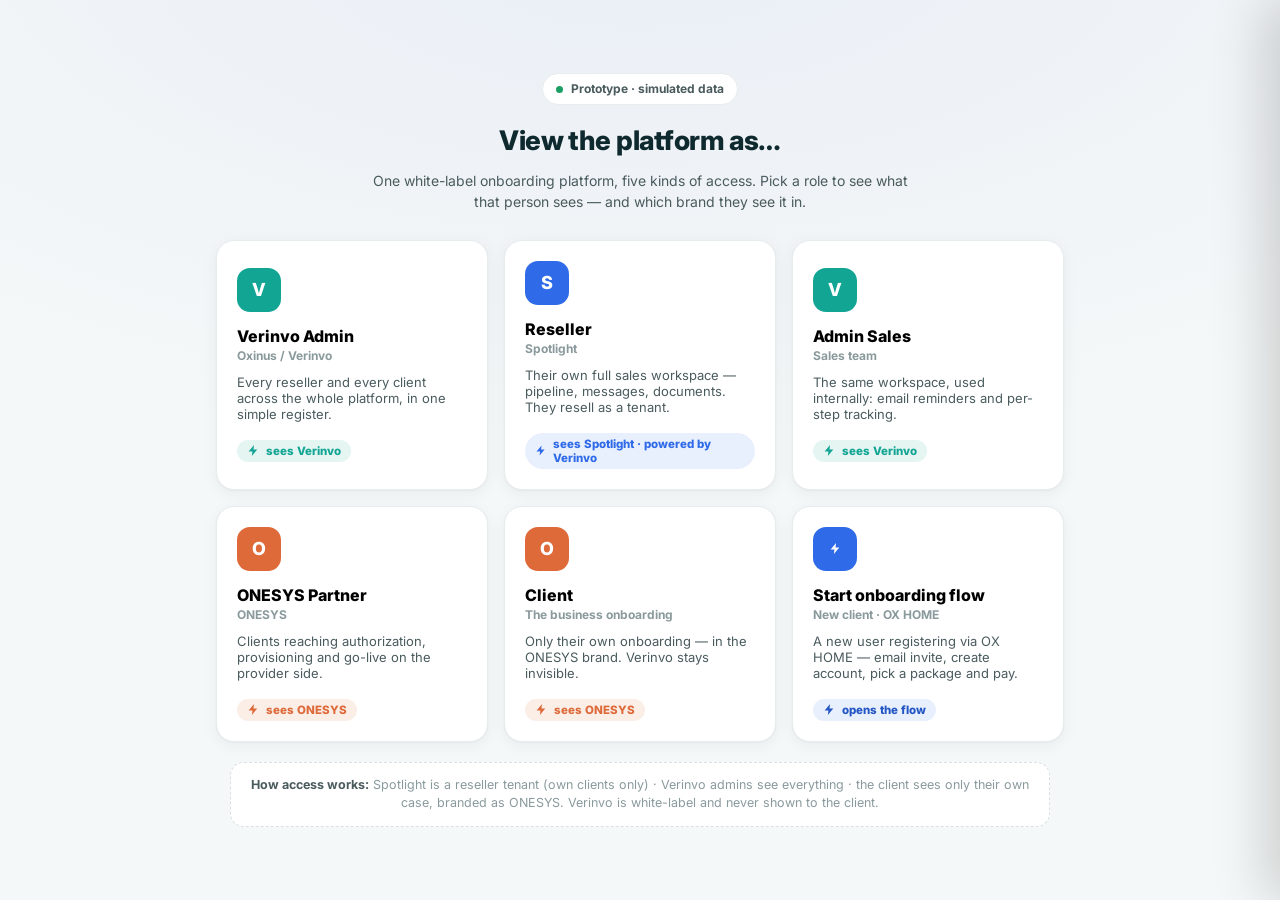
<file: index.html>
<!DOCTYPE html>
<html lang="en">
<head>
<meta charset="utf-8">
<meta name="viewport" content="width=device-width, initial-scale=1">
<title>Verinvo Onboarding — Platform</title>
<link rel="preconnect" href="https://fonts.googleapis.com">
<link rel="preconnect" href="https://fonts.gstatic.com" crossorigin>
<link rel="stylesheet" href="https://fonts.googleapis.com/css2?family=Inter:wght@400;500;600;700;800&display=swap">
<style>
:root{
  --bg:#F5F8F8;--card:#FFFFFF;--ink:#0F2A2E;--sec:#4A5B5E;--mut:#8A9A9C;
  --line:#E7ECEC;--line2:#D8E0E0;--soft:#F1F5F5;--navy:#0F2A2E;
  --blue:#2F6BE8;--green:#1B9E63;--red:#E0483C;--amber:#E0900C;
  --sidebar:#0B1F24;--sidebar-mut:#8AA0A3;--sidebar-hover:#12292F;--sidebar-active:#14343B;
  --mint-1:#EAF6F0;--mint-line:#CDE8D8;
  --brand:#2F6BE8;--brand600:#2457C4;--brand-bg:#E9F0FD;
  --teal:var(--brand);--teal600:var(--brand600);--teal-bg:var(--brand-bg);
  --sans:"Inter",-apple-system,BlinkMacSystemFont,"Segoe UI",Roboto,Helvetica,Arial,sans-serif;
  --sh:0 1px 2px rgba(24,34,48,.04),0 4px 16px rgba(24,34,48,.05);
  --sh-lg:0 24px 64px rgba(24,34,48,.16);
}
*{box-sizing:border-box}
html,body{margin:0}
body{background:var(--bg);color:var(--ink);font-family:var(--sans);font-size:14px;line-height:1.5;-webkit-font-smoothing:antialiased}
button{font-family:inherit;cursor:pointer}input,select{font-family:inherit}
.num{font-variant-numeric:tabular-nums}
.red{color:var(--red)}.green{color:var(--green)}.blue{color:var(--brand)}.amber{color:var(--amber)}

/* ===== launcher ===== */
#launcher{min-height:100vh;display:flex;flex-direction:column;align-items:center;justify-content:center;padding:40px 22px;background:radial-gradient(1100px 520px at 50% -8%,#E9EEF6,transparent),var(--bg)}
.lh-badge{display:inline-flex;align-items:center;gap:8px;font-size:12px;font-weight:700;color:var(--sec);background:#fff;border:1px solid var(--line);border-radius:20px;padding:6px 13px;margin-bottom:16px}
.lh-badge i{width:7px;height:7px;border-radius:50%;background:var(--green)}
.lh-top{text-align:center;margin-bottom:28px}
.lh-top h1{font-size:27px;font-weight:800;letter-spacing:-.02em;margin:0}
.lh-top p{color:var(--sec);margin:8px auto 0;max-width:560px}
.roles{display:grid;grid-template-columns:repeat(3,minmax(0,272px));gap:16px;max-width:900px}
.rolecard{background:#fff;border:1px solid var(--line);border-radius:18px;padding:20px;text-align:left;box-shadow:var(--sh);transition:.14s;position:relative;overflow:hidden}
.rolecard:hover{transform:translateY(-3px);box-shadow:var(--sh-lg);border-color:var(--line2)}
.rc-logo{width:44px;height:44px;border-radius:13px;color:#fff;display:flex;align-items:center;justify-content:center;font-weight:800;font-size:18px;margin-bottom:14px}
.rolecard h3{margin:0;font-size:16px;font-weight:800}
.rolecard .who{font-size:12px;color:var(--mut);font-weight:700;margin-top:2px}
.rolecard .desc{font-size:13px;color:var(--sec);margin:11px 0 14px;min-height:52px}
.brandline{font-size:11.5px;font-weight:800;display:inline-flex;align-items:center;gap:6px;padding:4px 10px;border-radius:20px}
.rolecard .go{position:absolute;right:18px;bottom:18px;color:var(--mut);opacity:0;transition:.14s}
.rolecard:hover .go{opacity:1}
.lh-note{margin-top:20px;max-width:820px;text-align:center;font-size:12.5px;color:var(--mut);background:#fff;border:1px dashed var(--line2);border-radius:14px;padding:13px 18px}
.lh-note b{color:var(--sec)}

/* ===== shell ===== */
.app{display:flex;min-height:100vh}
.sidebar{width:236px;background:var(--sidebar);color:#fff;border-right:0;display:flex;flex-direction:column;padding:18px 14px;position:sticky;top:0;height:100vh;flex:none;overflow-y:auto}
.brandblock{display:flex;align-items:center;gap:11px;padding:4px 6px 18px}
.brandblock .bl{width:40px;height:40px;border-radius:12px;color:#fff;display:flex;align-items:center;justify-content:center;font-weight:800;font-size:17px;flex:none}
.brandblock .bn{font-weight:800;font-size:14.5px;line-height:1.15;color:#fff}
.brandblock .bs{font-size:9.5px;letter-spacing:.08em;color:var(--sidebar-mut);font-weight:800;text-transform:uppercase;margin-top:3px}
.addbtn{width:100%;border:0;background:var(--brand);color:#fff;font-weight:700;font-size:13.5px;padding:12px;border-radius:11px;display:flex;align-items:center;justify-content:center;gap:8px;margin-bottom:16px}
.addbtn:hover{filter:brightness(1.06)}
.nav{width:100%;border:0;background:transparent;color:#C6D4D6;border-radius:10px;padding:10px 12px;display:flex;align-items:center;gap:12px;font-size:14px;font-weight:600;margin-bottom:2px}
.nav svg{flex:none;opacity:.85}
.nav:hover{background:var(--sidebar-hover);color:#fff}
.nav.on{background:var(--sidebar-active);color:#fff}
.nav .cnt{margin-left:auto;font-size:11px;font-weight:800;background:rgba(255,255,255,.1);color:#C6D4D6;border-radius:20px;padding:1px 8px}
.nav.on .cnt{background:rgba(255,255,255,.18);color:#fff}
.nav .cnt.alert{background:#5A2521;color:#FCA79E}
.side-foot{margin-top:auto;border-top:1px solid rgba(255,255,255,.09);padding-top:12px}
.rolepill{display:flex;align-items:center;gap:9px;padding:8px;border-radius:11px;background:var(--sidebar-hover)}
.rolepill .ra{width:30px;height:30px;border-radius:9px;color:#fff;display:flex;align-items:center;justify-content:center;font-weight:800;font-size:12px}
.rolepill .rt{font-size:12px;font-weight:800;line-height:1.1;color:#fff}.rolepill .rr{font-size:10.5px;color:var(--sidebar-mut);font-weight:700}
.rolepill .sw{margin-left:auto;border:1px solid rgba(255,255,255,.16);background:transparent;color:#C6D4D6;font-weight:800;font-size:10.5px;border-radius:8px;padding:5px 8px}
.rolepill .sw:hover{border-color:rgba(255,255,255,.4);color:#fff}

.main{flex:1;min-width:0}
.content{padding:24px 28px 90px;max-width:1240px}
.content.wide{max-width:none}
.phead{display:flex;align-items:flex-start;gap:16px;margin-bottom:18px}
.phead h1{font-size:25px;font-weight:700;margin:0;letter-spacing:-.02em}
.phead p{margin:4px 0 0;color:var(--sec);font-size:13px}
.userpill{margin-left:auto;display:flex;align-items:center;gap:8px;border:1px solid var(--line2);background:#fff;border-radius:20px;padding:5px 12px 5px 6px;font-size:12.5px;font-weight:800;color:var(--sec)}
.userpill .ua{width:26px;height:26px;border-radius:50%;background:var(--navy);color:#fff;display:flex;align-items:center;justify-content:center;font-size:10.5px;font-weight:800}

.btn{border:1px solid var(--line2);background:#fff;color:var(--ink);font-size:13px;font-weight:800;padding:9px 14px;border-radius:10px;display:inline-flex;align-items:center;gap:7px;transition:.12s}
.btn:hover{background:var(--soft)}
.btn-primary{background:var(--brand);border-color:var(--brand);color:#fff}.btn-primary:hover{background:var(--brand600);border-color:var(--brand600);color:#fff;filter:none}
.btn-navy{background:var(--navy);border-color:var(--navy);color:#fff}.btn-navy:hover{background:var(--navy);color:#fff;filter:brightness(1.15)}
.btn-primary:disabled{opacity:.45;cursor:not-allowed}
.btn-lg{padding:12px 20px;font-size:15px;border-radius:12px}
.btn-block{width:100%;justify-content:center}
.btn svg{flex:none}

.toggle{display:inline-flex;background:#fff;border:1px solid var(--line2);border-radius:11px;padding:3px;gap:2px}
.toggle button{border:0;background:transparent;color:var(--sec);font-weight:800;font-size:12.5px;padding:7px 14px;border-radius:8px}
.toggle button.on{background:var(--navy);color:#fff}

.stats{display:grid;grid-template-columns:repeat(4,1fr);gap:13px;margin-bottom:14px}
.statc{background:#fff;border:1px solid var(--line);border-radius:18px;padding:18px 19px;box-shadow:var(--sh)}
.statc .lb{font-size:12px;color:var(--sec);font-weight:800}
.statc b{display:block;font-size:29px;font-weight:800;line-height:1;margin:8px 0 5px;letter-spacing:-.02em}
.statc .sub{font-size:11.5px;color:var(--mut);font-weight:600}
.metricstrip{background:#fff;border:1px solid var(--line);border-radius:18px;box-shadow:var(--sh);display:grid;grid-template-columns:repeat(4,1fr);margin-bottom:20px}
.metricstrip .m{padding:15px 18px;border-right:1px solid var(--line)}
.metricstrip .m:last-child{border-right:0}
.metricstrip .ml{font-size:11px;color:var(--mut);font-weight:800;text-transform:uppercase;letter-spacing:.04em}
.metricstrip .mv{font-size:17px;font-weight:800;margin-top:5px}
.metricstrip .ms{font-size:11px;color:var(--mut);margin-top:2px}
/* admin stage strip */
.stagestrip{display:grid;grid-template-columns:repeat(7,1fr);gap:10px;margin-bottom:16px}
.stagetile{background:#fff;border:1px solid var(--line);border-radius:14px;padding:13px 14px;cursor:pointer;transition:.12s;text-align:left;position:relative}
.stagetile:hover{border-color:var(--line2);box-shadow:var(--sh)}
.stagetile.on{border-color:var(--brand);box-shadow:0 0 0 2px var(--brand-bg)}
.stagetile .sn{font-size:10.5px;font-weight:800;color:var(--mut);text-transform:uppercase;letter-spacing:.03em;display:flex;align-items:center;gap:6px}
.stagetile .sn b{width:6px;height:6px;border-radius:50%;flex:none}
.stagetile .sv{font-size:23px;font-weight:800;margin-top:8px;letter-spacing:-.02em;line-height:1}
.stagetile .sc{font-size:10.5px;color:var(--mut);font-weight:600;margin-top:4px}
.stagetile .sc.warn{color:var(--red)}
.selink{border:1px solid var(--line2);border-radius:10px;padding:9px 32px 9px 13px;font-size:12.5px;font-weight:800;color:var(--sec);background:#fff url("data:image/svg+xml;utf8,<svg xmlns='http://www.w3.org/2000/svg' width='12' height='12' viewBox='0 0 24 24' fill='none' stroke='%238A9A9C' stroke-width='2.4' stroke-linecap='round' stroke-linejoin='round'><path d='m6 9 6 6 6-6'/></svg>") no-repeat right 11px center;-webkit-appearance:none;appearance:none;cursor:pointer}
.selink:focus{outline:2px solid var(--brand);outline-offset:1px}
.stepbadge{font-size:9.5px;font-weight:800;padding:2px 7px;border-radius:20px;letter-spacing:.02em;vertical-align:middle;margin-left:7px}
.sb-done{background:#E4F6EC;color:var(--green)}
.sb-cur{background:var(--brand-bg);color:var(--brand600)}
.sb-next{background:#FCF1DB;color:var(--amber)}
.sb-pen{background:var(--soft);color:var(--mut)}
/* register status pills + rich columns */
.tp{display:inline-flex;align-items:center;gap:5px;font-size:11.5px;font-weight:800;padding:3px 9px;border-radius:20px;white-space:nowrap}
.tp-gray{background:var(--soft);color:var(--sec);border:1px solid var(--line)}
.tp-blue{background:#E7EEFB;color:var(--brand)}
.tp-violet{background:#EFEBFA;color:#6D5BC7}
.tp-green{background:#E4F6EC;color:var(--green)}
.tp-amber{background:#FCF1DB;color:var(--amber)}
.tp-orange{background:#FBEADB;color:#C4711A}
.tp-red{background:#FDEAE8;color:var(--red)}
.adminreg{width:100%;table-layout:fixed}
.adminreg th,.adminreg td{padding:11px 12px}
.adminreg .cname,.nacell .nt{font-size:12.5px}
.adminreg .tp{font-size:10px;padding:3px 7px}
.adminreg td{overflow:hidden}
.usecell{min-width:0}
.usecell .unum{font-size:12px;font-weight:700}
.usecell .uused{font-size:10.5px;color:var(--mut);font-weight:600;margin:2px 0 5px}
.adminreg .rtag{font-size:10px;padding:2px 7px}
.usetop{display:flex;justify-content:space-between;gap:10px;font-size:12px;font-weight:700;margin-bottom:5px;white-space:nowrap}
.usetop .u2{color:var(--mut);font-weight:600}
.usebar{height:6px;border-radius:4px;background:var(--soft);overflow:hidden}
.usebar i{display:block;height:100%;border-radius:4px;background:var(--green)}
.usebar i.hi{background:var(--amber)}
.usehi{font-size:10.5px;color:var(--amber);font-weight:800;margin-top:4px}
.paysub{font-size:11px;color:var(--mut);margin-top:3px;white-space:nowrap}
.paysub.red{color:var(--red);font-weight:700}
.duenote{font-size:11px;color:var(--mut);margin-top:2px;white-space:nowrap}
.duenote.red{color:var(--red);font-weight:800}.duenote.amber{color:var(--amber);font-weight:800}
.ownercell{display:flex;align-items:center;gap:9px}
.ownercell .oav{width:28px;height:28px;border-radius:50%;background:var(--navy);color:#fff;font-size:10px;font-weight:800;display:flex;align-items:center;justify-content:center;flex:none}
.ownercell .ot{font-size:11px;color:var(--mut);font-weight:700}
.nacell{min-width:0}
.nacell .nt{font-weight:700;font-size:13px;white-space:normal}
.nacell .nb{font-size:11px;color:var(--mut);margin-top:2px}
/* register KPI tiles + tabs */
.eyebrow{font-size:11px;font-weight:800;letter-spacing:.09em;text-transform:uppercase;color:var(--mut);margin-bottom:3px}
.kpirow{display:grid;grid-template-columns:repeat(4,1fr);gap:14px;margin-bottom:18px}
.kpi{text-align:left;background:#fff;border:1px solid var(--line);border-radius:16px;padding:16px 18px;cursor:pointer;transition:.12s;box-shadow:var(--sh)}
.kpi:hover{border-color:var(--line2);transform:translateY(-1px)}
.kpi.on{border-color:var(--brand);box-shadow:0 0 0 2px var(--brand-bg)}
.kpi.warn .kv{color:var(--amber)}
.khead{display:flex;align-items:center;justify-content:space-between;gap:8px}
.khead .klb{font-size:12.5px;font-weight:700;color:var(--sec)}
.khead .kic{color:var(--mut);opacity:.7;display:flex}
.kpi .kv{font-size:30px;font-weight:800;letter-spacing:-.02em;line-height:1;margin:12px 0 8px}
.kpi .ksub{font-size:11.5px;color:var(--mut);font-weight:600}
.rtabs{display:flex;gap:24px;border-bottom:1px solid var(--line);margin-bottom:16px}
.rtab{background:none;border:0;border-bottom:2px solid transparent;padding:8px 2px 12px;font-size:14px;font-weight:700;color:var(--mut);cursor:pointer;display:flex;align-items:center;gap:7px}
.rtab.on{color:var(--brand600);border-bottom-color:var(--brand)}
.rtab .rtc{font-size:11px;font-weight:800;background:var(--soft);color:var(--sec);border-radius:20px;padding:1px 8px}
.rtab.on .rtc{background:var(--brand-bg);color:var(--brand600)}
@media(max-width:920px){.kpirow{grid-template-columns:repeat(2,1fr)}}
.seclabel{font-size:11px;font-weight:800;color:var(--mut);text-transform:uppercase;letter-spacing:.06em;margin:6px 0 12px}
.grid2{display:grid;grid-template-columns:1.55fr 1fr;gap:16px;margin-bottom:20px}
.pcard{background:#fff;border:1px solid var(--line);border-radius:18px;box-shadow:var(--sh);padding:20px 22px}
.pcard .hh{font-size:15px;font-weight:800}
.pcard .hs{font-size:12px;color:var(--sec);margin-top:2px}
.legend{display:flex;gap:14px;font-size:11.5px;font-weight:700;color:var(--sec)}
.legend i{width:9px;height:9px;border-radius:3px;display:inline-block;margin-right:5px;vertical-align:middle}
/* bar chart */
.bars{display:flex;align-items:flex-end;gap:12px;height:190px;margin-top:18px;padding-top:26px}
.barcol{flex:1;display:flex;flex-direction:column;align-items:center;height:100%;justify-content:flex-end;position:relative}
.barcol .cap{position:absolute;top:-24px;text-align:center;font-size:12px;font-weight:800}
.barcol .cap small{display:block;font-size:10.5px;color:var(--green);font-weight:800}
.barstack{width:60%;max-width:34px;background:var(--brand);border-radius:6px 6px 0 0;position:relative;overflow:hidden;display:flex;flex-direction:column-reverse}
.barstack .live{background:var(--green);width:100%}
.barcol .xl{margin-top:8px;font-size:11px;color:var(--mut);font-weight:700}
/* donut */
.donutwrap{display:flex;align-items:center;gap:18px;margin-top:14px}
.donut{width:120px;height:120px;border-radius:50%;flex:none;display:flex;align-items:center;justify-content:center;position:relative}
.donut::after{content:"";position:absolute;width:74px;height:74px;background:#fff;border-radius:50%}
.donut .dc{position:relative;z-index:1;text-align:center}
.donut .dc b{font-size:19px;font-weight:800;display:block;line-height:1}.donut .dc span{font-size:10px;color:var(--mut);font-weight:700}
.dleg{display:flex;flex-direction:column;gap:9px}
.dleg .di{display:flex;align-items:center;gap:9px;font-size:12.5px}
.dleg .di i{width:9px;height:9px;border-radius:3px;flex:none}
.dleg .di b{font-weight:800}.dleg .di span{color:var(--mut);font-size:11.5px}
/* quota */
.qhead{display:flex;align-items:baseline;gap:8px}
.qhead b{font-size:24px;font-weight:800;color:var(--brand)}.qhead span{margin-left:auto;font-size:12px;color:var(--mut);font-weight:700}
.qbar{height:9px;border-radius:6px;background:var(--soft);margin:10px 0 6px;overflow:hidden}
.qbar i{display:block;height:100%;background:var(--brand);border-radius:6px}
.qnote{font-size:11.5px;color:var(--mut)}
.qrow{display:flex;align-items:center;justify-content:space-between;padding:11px 0;border-top:1px solid var(--line);font-size:13px;font-weight:800}
.qrow .qv{color:var(--green)}
.qmini{height:6px;border-radius:4px;background:var(--soft);width:120px;overflow:hidden;margin-left:auto;margin-right:12px}
.qmini i{display:block;height:100%}

/* ===== kanban ===== */
.kbar{background:#fff;border:1px solid var(--line);border-radius:14px;box-shadow:var(--sh);display:flex;gap:0;margin-bottom:14px}
.kbar .kb{padding:14px 20px;border-right:1px solid var(--line)}
.kbar .kb:last-child{border-right:0}
.kbar .kl{font-size:11px;color:var(--mut);font-weight:800;text-transform:uppercase;letter-spacing:.04em}
.kbar .kv{font-size:17px;font-weight:800;margin-top:4px}
.kbar .kv small{font-size:12px;color:var(--sec);font-weight:700}
.kfilters{display:flex;gap:8px;flex-wrap:wrap;margin-bottom:8px}
.kfilters .fp{border:1px solid var(--line2);background:#fff;color:var(--sec);font-weight:800;font-size:12px;padding:6px 13px;border-radius:20px}
.kfilters .fp.on{background:var(--navy);border-color:var(--navy);color:#fff}
.kgroups{display:flex;gap:16px;font-size:11px;font-weight:800;letter-spacing:.05em;text-transform:uppercase;color:var(--mut);margin:14px 0 8px}
.kgroups .g i{width:8px;height:8px;border-radius:3px;display:inline-block;margin-right:6px}
.board{display:flex;gap:12px;overflow-x:auto;padding-bottom:12px}
.kcol{flex:0 0 236px;background:var(--soft);border:1px solid var(--line);border-radius:14px;padding:10px}
.kcol .ch{display:flex;align-items:center;justify-content:space-between;padding:4px 6px 10px}
.kcol .ch .cn{font-size:12.5px;font-weight:800}
.kcol .ch .cc{font-size:11px;font-weight:800;color:var(--mut);background:#fff;border:1px solid var(--line);border-radius:20px;padding:1px 8px}
.kcard{background:#fff;border:1px solid var(--line);border-radius:12px;padding:12px;margin-bottom:9px;box-shadow:0 1px 2px rgba(24,34,48,.04);cursor:pointer;transition:.12s}
.kcard:hover{border-color:var(--line2);box-shadow:var(--sh)}
.kcard .kn{font-weight:800;font-size:13px;margin-bottom:5px;line-height:1.25}
.kcard .ka{font-size:12px;color:var(--sec);margin-bottom:9px}
.tags{display:flex;gap:5px;flex-wrap:wrap;margin-bottom:9px}
.tg{font-size:9.5px;font-weight:800;padding:2px 7px;border-radius:5px;letter-spacing:.02em}
.tg-blue{background:#E7EEFB;color:var(--brand)}.tg-red{background:#FDEAE8;color:var(--red)}.tg-green{background:#E4F6EC;color:var(--green)}.tg-amber{background:#FCF1DB;color:var(--amber)}
.kmeta{display:flex;align-items:center;gap:7px;font-size:11px;color:var(--mut);font-weight:700;margin-bottom:9px}
.av{width:20px;height:20px;border-radius:50%;background:var(--navy);color:#fff;font-size:9px;font-weight:800;display:flex;align-items:center;justify-content:center;flex:none}
.kprog{display:flex;align-items:center;gap:8px}
.kprog .pb{flex:1;height:5px;border-radius:3px;background:var(--soft);overflow:hidden}
.kprog .pb i{display:block;height:100%;background:var(--brand);border-radius:3px}
.kprog .pv{font-size:10.5px;font-weight:800;color:var(--sec)}
.kprog .eu{font-size:10.5px;font-weight:800;color:var(--mut)}

/* ===== tables ===== */
.toolbar{display:flex;align-items:center;gap:12px;margin-bottom:14px}
.search{display:flex;align-items:center;gap:8px;border:1px solid var(--line2);border-radius:10px;padding:9px 12px;background:#fff;color:var(--mut);font-size:13px;min-width:250px}
.search input{border:0;outline:0;font-size:13px;width:100%;background:transparent;color:var(--ink)}
.dd{display:flex;align-items:center;gap:8px;border:1px solid var(--line2);border-radius:10px;padding:9px 13px;font-size:12.5px;font-weight:800;color:var(--sec);background:#fff}
.tablecard{background:#fff;border:1px solid var(--line);border-radius:14px;box-shadow:var(--sh);overflow-x:auto}
.tablecard table{min-width:760px}
table{border-collapse:collapse;width:100%;font-size:13px}
thead th{text-align:left;font-size:11px;color:var(--mut);font-weight:800;text-transform:uppercase;letter-spacing:.03em;padding:12px 18px;border-bottom:1px solid var(--line)}
tbody td{padding:12px 18px;border-bottom:1px solid var(--line);vertical-align:middle}
tbody tr:last-child td{border-bottom:0}
tbody tr{cursor:pointer;transition:background .1s}
tbody tr:hover{background:var(--soft)}
.cname{font-weight:800}.csub{font-size:11.5px;color:var(--mut);font-weight:600}
.tav{width:30px;height:30px;border-radius:50%;background:var(--soft);color:var(--sec);font-size:11px;font-weight:800;display:flex;align-items:center;justify-content:center;flex:none;border:1px solid var(--line)}
.namecell{display:flex;align-items:center;gap:11px}
.spill{font-size:12px;font-weight:800;padding:4px 11px;border-radius:8px;white-space:nowrap;display:inline-block}
.sp-gray{background:var(--soft);color:var(--sec);border:1px solid var(--line)}
.sp-amber{background:#FCF1DB;color:var(--amber)}
.sp-blue{background:#E7EEFB;color:var(--brand)}
.sp-green{background:#E4F6EC;color:var(--green)}
.rtag{font-size:11px;font-weight:800;padding:2px 9px;border-radius:6px;white-space:nowrap;display:inline-block}
.doit{border:1px solid var(--line2);background:#fff;color:var(--ink);font-weight:800;font-size:12px;padding:6px 13px;border-radius:9px}
.doit:hover{background:var(--soft)}
.over{color:var(--red);font-weight:800}

/* ===== messages ===== */
.msgcols{display:grid;grid-template-columns:400px 1fr;gap:16px}
.threadlist{background:#fff;border:1px solid var(--line);border-radius:14px;box-shadow:var(--sh);overflow:hidden}
.tl-h{padding:14px 18px;border-bottom:1px solid var(--line);display:flex;justify-content:space-between;font-weight:800;font-size:14px}
.thread{padding:14px 18px;border-bottom:1px solid var(--line);border-left:3px solid transparent;cursor:pointer}
.thread:hover{background:var(--soft)}
.thread.on{background:var(--soft);border-left-color:var(--brand)}
.thread .tt{display:flex;align-items:center;gap:8px;margin-bottom:3px}
.thread .cn2{font-weight:800;font-size:13px}
.thread .chn{margin-left:auto;font-size:9.5px;font-weight:800;color:var(--mut);letter-spacing:.04em}
.thread .sub2{font-size:12px;color:var(--sec);margin-bottom:6px}
.thread .row3{display:flex;align-items:center;gap:8px}
.stt{font-size:9.5px;font-weight:800;padding:2px 7px;border-radius:5px}
.stt-read{background:#FDEAE8;color:var(--red)}
.stt-rep{background:#E4F6EC;color:var(--green)}
.stt-wait{background:#FCF1DB;color:var(--amber)}
.stt-none{background:var(--soft);color:var(--sec);border:1px solid var(--line)}
.stt-bounce{background:#FDEAE8;color:var(--red)}
.thread .tm{font-size:11px;color:var(--mut);font-weight:700}
.conv{background:#fff;border:1px solid var(--line);border-radius:14px;box-shadow:var(--sh);display:flex;flex-direction:column}
.conv-h{padding:15px 20px;border-bottom:1px solid var(--line);display:flex;align-items:center;gap:12px}
.conv-h .cn3{font-weight:800;font-size:15px}
.conv-h .cs3{font-size:11.5px;color:var(--mut);font-weight:700}
.conv-b{padding:18px 20px;display:flex;flex-direction:column;gap:14px;flex:1}
.bubble{max-width:82%}
.bubble.out{align-self:flex-start}
.bubble.inb{align-self:flex-end}
.bubble .bx{border-radius:12px;padding:11px 14px;font-size:13px}
.bubble.out .bx{background:#EEF3FC;color:var(--ink)}
.bubble.inb .bx{background:var(--soft);color:var(--ink)}
.bubble .bt{font-weight:800;font-size:11px;color:var(--brand);margin-bottom:4px}
.bubble .meta2{font-size:10.5px;color:var(--mut);font-weight:700;margin-top:5px;display:flex;gap:6px;flex-wrap:wrap;align-items:center}
.trk{font-size:9.5px;font-weight:800;padding:1px 6px;border-radius:5px}
.trk-g{background:#E4F6EC;color:var(--green)}.trk-b{background:#FDEAE8;color:var(--red)}.trk-n{background:var(--soft);color:var(--sec)}
.composer{padding:14px 20px;border-top:1px solid var(--line)}
.tplrow{display:flex;gap:6px;flex-wrap:wrap;margin-bottom:10px}
.tpl{border:1px solid var(--line2);background:#fff;color:var(--sec);font-weight:800;font-size:11.5px;padding:5px 11px;border-radius:20px}
.tpl.on{background:var(--navy);border-color:var(--navy);color:#fff}
.compbox{border:1px solid var(--line2);border-radius:11px;padding:12px 14px;color:var(--mut);font-size:13px;min-height:64px}

/* ===== drawer ===== */
.scrim{position:fixed;inset:0;background:rgba(24,34,48,.34);backdrop-filter:blur(2px);z-index:40;display:none;align-items:center;justify-content:center;padding:20px}
.scrim.open{display:flex}
.modal{background:#fff;border-radius:18px;width:100%;max-width:440px;box-shadow:var(--sh-lg);overflow:hidden}
.modal-h{padding:18px 20px 6px}.modal-h h3{margin:0;font-size:17px;font-weight:800}
.modal-b{padding:8px 20px 20px}.modal-f{padding:14px 20px;border-top:1px solid var(--line);display:flex;gap:10px;justify-content:flex-end;background:var(--soft)}
/* Register-on-Secure wizard */
.regsteps{display:flex;gap:8px;flex-wrap:wrap;margin:0 0 22px}
.regsteps .s{display:flex;align-items:center;gap:8px;font-size:12px;font-weight:700;color:var(--mut);background:var(--soft);border:1px solid var(--line);padding:7px 13px;border-radius:40px}
.regsteps .s .n{width:18px;height:18px;flex:none;border-radius:50%;background:var(--line);color:#fff;display:flex;align-items:center;justify-content:center;font-size:10px}
.regsteps .s .n svg{width:11px;height:11px}
.regsteps .s.done{color:#1c9d6b;background:#E3F5EC;border-color:#bfe6ce}
.regsteps .s.done .n{background:#1c9d6b}
.regsteps .s.on{color:var(--brand);background:#fff;border-color:var(--brand)}
.regsteps .s.on .n{background:var(--brand)}
.emailc{border:1px solid var(--line);border-radius:12px;overflow:hidden;margin-top:6px}
.emailc .eh{background:var(--soft);border-bottom:1px solid var(--line);padding:12px 15px}
.emailc .eh .subj{font-weight:800;font-size:14px}
.emailc .eh .meta{font-size:11.5px;color:var(--mut);margin-top:3px}
.emailc .eb{padding:15px}
.emailc .eb p{font-size:13px;line-height:1.55;color:var(--ink);margin:0 0 10px}
.emailc .eb .cta{display:inline-block;background:var(--brand);color:#fff;font-weight:700;font-size:13px;padding:9px 18px;border-radius:40px;margin:4px 0}
.emailc ol{margin:0 0 10px;padding-left:0;list-style:none}
.emailc ol li{display:flex;gap:9px;font-size:12.5px;color:var(--ink);padding:5px 0;border-bottom:1px solid var(--line)}
.emailc ol li:last-child{border-bottom:0}
.emailc ol li .no{width:20px;height:20px;flex:none;border-radius:50%;background:var(--brand-bg);color:var(--brand600);font-weight:800;font-size:11px;display:flex;align-items:center;justify-content:center}
.backupbar{display:flex;align-items:center;gap:12px;justify-content:space-between;background:#FBF1DC;border:1px solid #f0d59a;border-radius:12px;padding:11px 15px;margin:0 0 16px;flex-wrap:wrap}
.backupbar.admin{background:#EFEBFA;border-color:#cdc7f2}
.backupbar .t{font-size:12.5px;color:#8a5d0a;font-weight:600;flex:1;min-width:170px}
.backupbar.admin .t{color:#5b4bb0}
.reg2{display:grid;grid-template-columns:1fr 1fr;gap:0 14px}
.regapi{display:inline-flex;align-items:center;gap:6px;font-size:11px;font-weight:800;color:var(--brand600);background:var(--brand-bg);padding:3px 9px;border-radius:20px;letter-spacing:.02em}
/* client email app + onboarding */
.custbar{display:flex;align-items:center;justify-content:space-between;padding:12px 18px;border-bottom:1px solid var(--line);background:#fff}
.custbar .l{display:flex;align-items:center;gap:9px;font-weight:800;font-size:14px}
.custbar .exit{border:1px solid var(--line);background:#fff;border-radius:9px;padding:7px 12px;font-size:12.5px;font-weight:700;color:var(--sec);display:flex;align-items:center;gap:6px}
.mailwrap{max-width:720px;margin:22px auto;background:#fff;border:1px solid var(--line);border-radius:16px;box-shadow:var(--sh-lg);overflow:hidden}
.mgmark{width:26px;height:26px;border-radius:7px;background:#EA4335;color:#fff;font-weight:800;display:flex;align-items:center;justify-content:center;font-size:15px}
.mailtabs{display:flex;gap:0;padding:0 10px;border-bottom:1px solid var(--line);background:var(--soft)}
.mailtab{padding:11px 14px;font-size:13px;font-weight:700;color:var(--mut);border-bottom:2px solid transparent;background:none;border-top:0;border-left:0;border-right:0}
.mailtab.on{color:var(--ink);border-bottom-color:var(--brand)}
.mailrow{display:flex;align-items:center;gap:13px;padding:14px 18px;border-bottom:1px solid var(--line);cursor:pointer;text-align:left;width:100%;background:none;border-left:0;border-right:0;border-top:0}
.mailrow:hover{background:var(--soft)}
.mailrow .avatar{width:38px;height:38px;border-radius:50%;color:#fff;font-weight:800;display:flex;align-items:center;justify-content:center;flex:none;font-size:14px}
.mailrow .body{flex:1;min-width:0}
.mailrow .from{font-weight:800;font-size:13.5px;display:flex;align-items:center;gap:8px}
.mailrow .subj{font-size:13px;color:var(--ink);white-space:nowrap;overflow:hidden;text-overflow:ellipsis}
.mailrow .subj b{font-weight:700}
.mailrow .subj .snip{color:var(--mut);font-weight:400}
.mailrow .rt{margin-left:auto;text-align:right;flex:none;display:flex;flex-direction:column;align-items:flex-end;gap:6px}
.mailrow .time{font-size:12px;color:var(--mut)}
.mailrow .unreaddot{width:9px;height:9px;border-radius:50%;background:var(--brand)}
.msgview{padding:22px 24px;max-width:720px;margin:0 auto}
.msgview .subj{font-size:20px;font-weight:800;margin-bottom:14px}
.msgview .sender{display:flex;align-items:center;gap:11px;margin-bottom:18px;padding-bottom:16px;border-bottom:1px solid var(--line)}
.msgview .sender .avatar{width:42px;height:42px;border-radius:50%;background:var(--brand);color:#fff;font-weight:800;display:flex;align-items:center;justify-content:center}
.msgview .mb p{font-size:14px;line-height:1.65;color:var(--ink);margin:0 0 13px}
.emailsteps{list-style:none;margin:0 0 16px;padding:0}
.emailsteps li{display:flex;gap:10px;font-size:13.5px;color:var(--ink);padding:7px 0;border-bottom:1px solid var(--line)}
.emailsteps li:last-child{border-bottom:0}
.emailsteps li .no{width:22px;height:22px;flex:none;border-radius:50%;background:var(--brand-bg);color:var(--brand600);font-weight:800;font-size:12px;display:flex;align-items:center;justify-content:center}
.formgrp{border:1px solid var(--line);border-radius:12px;margin-bottom:14px;overflow:hidden}
.formgrp .gh{display:flex;align-items:center;justify-content:space-between;gap:10px;padding:11px 15px;background:var(--soft);border-bottom:1px solid var(--line);font-weight:800;font-size:13.5px}
.formgrp .gb{padding:13px 15px}
.gtag{font-size:10.5px;font-weight:800;padding:2px 9px;border-radius:20px}
.gtag.auto{color:#1c9d6b;background:#E3F5EC}
.gtag.you{color:var(--brand600);background:var(--brand-bg)}
.gtag.mand{color:#c98a12;background:#FBF1DC}
/* ===== full Gmail replica (client flow) ===== */
.gm{height:100vh;display:flex;flex-direction:column;background:#f6f8fc;font-family:'Google Sans','Inter',system-ui,sans-serif}
.gmtop{display:flex;align-items:center;gap:14px;padding:8px 16px;flex:none}
.gmham{width:44px;height:44px;border-radius:50%;border:0;background:none;color:#5f6368;display:flex;align-items:center;justify-content:center}
.gmham:hover{background:#e8eaed}
.gmham svg{width:22px;height:22px}
.gmlogo{display:flex;align-items:center;gap:8px}
.gmlogo span{font-size:22px;color:#5f6368;letter-spacing:-.5px}
.gmsearch{flex:1;max-width:720px;display:flex;align-items:center;gap:14px;background:#eaf1fb;border-radius:26px;padding:12px 20px;color:#5f6368;font-size:15px}
.gmsearch svg{width:20px;height:20px}
.gmtopr{margin-left:auto;display:flex;align-items:center;gap:10px}
.gmactive{font-size:13px;color:#188038;font-weight:600;border:1px solid #dadce0;border-radius:20px;padding:6px 12px;background:#fff}
.gmexit{border:1px solid #dadce0;background:#fff;border-radius:9px;padding:7px 12px;font-size:12.5px;font-weight:700;color:#5f6368;display:inline-flex;align-items:center;gap:6px}
.gmexit svg{width:14px;height:14px}
.gmava{width:32px;height:32px;border-radius:50%;background:#1a73e8;color:#fff;font-weight:700;display:flex;align-items:center;justify-content:center;font-size:14px}
.gmmain{flex:1;min-height:0;display:flex}
.gmside{width:256px;flex:none;padding:0 8px;display:flex;flex-direction:column;gap:1px;overflow:auto}
.gmcompose{align-self:flex-start;display:flex;align-items:center;gap:14px;background:#c2e7ff;border:0;border-radius:16px;padding:15px 26px 15px 18px;font-size:14px;font-weight:600;color:#001d35;margin:2px 0 14px}
.gmcompose svg{width:22px;height:22px}
.gmn{display:flex;align-items:center;gap:20px;padding:9px 12px 9px 26px;border-radius:0 20px 20px 0;font-size:14px;color:#202124;font-weight:500}
.gmn svg{width:18px;height:18px;color:#5f6368;flex:none}
.gmn.on{background:#d3e3fd;color:#0b57d0;font-weight:700}
.gmn.on svg{color:#0b57d0}
.gmn .ct{margin-left:auto;font-size:12px;font-weight:700}
.gmn.sub{padding-left:46px}
.gmlabels{margin:12px 12px 4px 26px;font-size:13px;color:#5f6368;font-weight:600;display:flex;align-items:center;justify-content:space-between}
.gmlabels svg{width:16px;height:16px}
.gmcontent{flex:1;min-width:0;background:#fff;border-radius:16px 0 0 0;overflow:auto}
.gmtabs{display:flex;gap:0;padding:0 8px;border-bottom:1px solid #f1f3f4;position:sticky;top:0;background:#fff;z-index:2}
.gmtab{padding:15px 26px;font-size:14px;font-weight:700;color:#5f6368;border-bottom:3px solid transparent;background:none;border-top:0;border-left:0;border-right:0}
.gmtab.on{color:#0b57d0;border-bottom-color:#0b57d0}
.gmrow{display:flex;align-items:center;gap:16px;padding:11px 16px;border-bottom:1px solid #f5f5f5;font-size:14px}
.gmrow.click{cursor:pointer}
.gmrow.click:hover{box-shadow:inset 0 0 0 1px #dadce0,0 1px 3px rgba(60,64,67,.28);border-radius:6px;z-index:1;position:relative}
.gmrow .cbx{width:18px;height:18px;border:2px solid #5f6368;border-radius:3px;flex:none}
.gmrow .st{color:#dadce0;font-size:18px;flex:none;line-height:1}
.gmrow .st.on{color:#f4b400}
.gmrow .sndr{width:170px;flex:none;color:#202124;white-space:nowrap;overflow:hidden;text-overflow:ellipsis}
.gmrow .txt{flex:1;min-width:0;white-space:nowrap;overflow:hidden;text-overflow:ellipsis;color:#5f6368}
.gmrow .txt b{color:#202124;font-weight:600}
.gmrow .dt{flex:none;color:#5f6368;font-size:12.5px;font-weight:600}
.gmrow.unread .sndr,.gmrow.unread .txt b{font-weight:800;color:#000}
.gmmsgtop{display:flex;align-items:center;gap:6px;padding:6px 14px;color:#5f6368}
.gmback{width:40px;height:40px;border-radius:50%;border:0;background:none;color:#5f6368;display:flex;align-items:center;justify-content:center}
.gmback:hover{background:#f1f3f4}.gmback svg{width:20px;height:20px}
.emsubj{padding:6px 24px 2px;font-size:22px;color:#202124;font-weight:400}
.emailhdr{max-width:660px;margin:10px auto 0;display:flex;align-items:center;gap:12px;padding:0 16px}
.emailhdr .ea{width:40px;height:40px;flex:none;border-radius:50%;background:#9aa0a6;color:#fff;display:flex;align-items:center;justify-content:center;font-weight:700}
.emailhdr .from{font-weight:700;color:#202124;font-size:13.5px}
.emailhdr .from span{color:#5f6368;font-weight:400}
.emailhdr .to{font-size:12.5px;color:#5f6368}
.emailhdr .date{margin-left:auto;font-size:12.5px;color:#5f6368}
.emailcard{max-width:600px;margin:22px auto 40px;background:#fff;border:1px solid #e6ebf1;border-radius:16px;padding:34px 40px;box-shadow:0 1px 4px rgba(60,64,67,.14);text-align:center}
.emailcard .oslogo2{display:flex;align-items:center;justify-content:center;gap:11px;margin-bottom:26px}
.emailcard .rocket{width:120px;height:120px;border-radius:50%;background:#e6f7f5;display:flex;align-items:center;justify-content:center;margin:0 auto 22px}
.emailcard .rocket svg{width:58px;height:58px;color:#12B2A6}
.emailcard h2{font-size:24px;font-weight:800;margin:0 0 18px;color:#1a2b4a}
.emailcard .greet,.emailcard .para{font-size:15px;color:#3c4a5e;text-align:left;line-height:1.65;margin:0 0 14px}
.emailcard .bl{display:flex;align-items:center;gap:12px;text-align:left;font-size:14.5px;color:#3c4a5e;padding:6px 0}
.emailcard .bl .ck{width:20px;height:20px;flex:none;border-radius:50%;background:#e6f7f5;color:#12B2A6;display:flex;align-items:center;justify-content:center}
.emailcard .bl .ck svg{width:12px;height:12px}
.emailcard .startbtn{display:flex;align-items:center;justify-content:center;gap:10px;width:100%;background:#12B2A6;color:#fff;border:0;border-radius:12px;padding:16px;font-size:16px;font-weight:700;margin-top:24px}
.emailcard .startbtn svg{width:18px;height:18px}
@media(max-width:820px){.gmside{display:none}.emailcard{padding:24px 20px}}
.field{margin-bottom:14px}.field label{display:block;font-size:12px;font-weight:800;color:var(--sec);margin-bottom:5px}
.field input,.field select{width:100%;border:1px solid var(--line2);border-radius:10px;padding:10px 12px;font-size:14px;background:#fff;color:var(--ink)}
.field input:focus{outline:none;border-color:var(--brand);box-shadow:0 0 0 3px var(--brand-bg)}
.segtoggle{display:flex;gap:6px;background:var(--soft);border:1px solid var(--line);border-radius:11px;padding:4px}
.segtoggle .seg{flex:1;border:0;background:transparent;color:var(--sec);font-weight:800;font-size:13px;padding:8px 10px;border-radius:8px;display:flex;align-items:center;justify-content:center;gap:7px;cursor:pointer}
.segtoggle .seg.on{background:#fff;color:var(--ink);box-shadow:0 1px 2px rgba(15,42,46,.08)}
.segtoggle .seg svg{flex:none}
.invprev{background:var(--brand-bg);border:1px solid #CFE0F4;border-radius:12px;padding:13px 15px;font-size:13px;color:var(--ink)}
.invprev .ph{display:flex;gap:8px;align-items:center;font-weight:800;color:var(--brand600);margin-bottom:6px;font-size:12.5px}
.invsent{display:flex;gap:9px;align-items:center;background:#E4F6EC;border:1px solid #BFE6CE;border-radius:12px;padding:12px 14px;font-size:13.5px;color:var(--ink);margin-bottom:14px}
.invsent .c{color:var(--green);flex:none}
.invmsg{border:1px solid var(--line);border-radius:14px;padding:16px;background:var(--soft)}
.invmsg .from{display:flex;align-items:center;gap:9px;margin-bottom:12px;font-size:12px;color:var(--mut);font-weight:700}
.invmsg .from .av{width:30px;height:30px;border-radius:8px;background:#DE6A3A;color:#fff;display:flex;align-items:center;justify-content:center;font-weight:800;font-size:12px}
.invbubble{background:#fff;border:1px solid var(--line);border-radius:14px 14px 14px 4px;padding:13px 15px;font-size:14px;line-height:1.5;max-width:88%}
.invbubble .cta{display:inline-block;margin-top:11px;background:var(--brand);color:#fff;font-weight:800;font-size:13px;padding:9px 16px;border-radius:9px}
.invhint{font-size:12px;color:var(--mut);margin-top:12px;text-align:center}
.ctacard{display:flex;align-items:center;gap:16px;flex-wrap:wrap;background:var(--brand-bg);border:1px solid var(--brand);border-radius:16px;padding:20px 22px}
.ctacard .ctatext{flex:1;min-width:200px}
.ctacard .ctah{font-size:17px;font-weight:800;color:var(--ink)}
.ctacard .ctad{font-size:13px;color:var(--sec);margin-top:4px}
.drawer{position:fixed;top:0;right:0;height:100%;width:452px;max-width:94vw;background:#fff;z-index:45;box-shadow:-16px 0 50px rgba(0,0,0,.16);transform:translateX(100%);transition:transform .26s cubic-bezier(.4,0,.2,1);display:flex;flex-direction:column}
.drawer.open{transform:translateX(0)}
.drawer-h{padding:18px 20px;border-bottom:1px solid var(--line)}
.drawer-h .top{display:flex;align-items:flex-start;gap:10px}
.dtabs{display:flex;gap:5px;margin-top:14px}
.dtab{border:1px solid var(--line2);background:#fff;color:var(--sec);font-size:12px;font-weight:800;padding:6px 12px;border-radius:20px}
.dtab.on{background:var(--navy);border-color:var(--navy);color:#fff}
.drawer-b{padding:18px 20px;overflow:auto;flex:1}
.drawer-f{padding:14px 20px;border-top:1px solid var(--line);background:var(--soft)}
.x{margin-left:auto;border:0;background:transparent;color:var(--mut);font-size:20px;line-height:1;padding:2px 6px;border-radius:8px}.x:hover{background:var(--soft)}
.lab{font-size:11px;font-weight:800;color:var(--mut);letter-spacing:.02em;margin:2px 0 8px;text-transform:uppercase}
.parties{display:flex;flex-direction:column;gap:9px}
.party{display:flex;align-items:center;gap:10px;font-size:13px}
.pav{width:30px;height:30px;border-radius:50%;color:#fff;display:flex;align-items:center;justify-content:center;font-size:12px;font-weight:800;flex:none}
.party .role{color:var(--mut);font-size:12px}
.party .tagm{margin-left:auto;font-size:11px;font-weight:800;padding:2px 9px;border-radius:20px;background:var(--soft);border:1px solid var(--line);color:var(--sec)}
.vtl{margin:10px 0 0;padding:0;list-style:none}
.vtl li{position:relative;padding:0 0 15px 26px}
.vtl li::before{content:"";position:absolute;left:7px;top:16px;bottom:0;width:2px;background:var(--line2)}
.vtl li:last-child::before{display:none}
.vtl .mk{position:absolute;left:0;top:1px;width:16px;height:16px;border-radius:50%;background:#fff;border:2px solid var(--line2)}
.vtl li.done .mk{background:var(--brand);border-color:var(--brand)}
.vtl li.cur .mk{border-color:var(--brand);box-shadow:0 0 0 4px var(--brand-bg)}
.vtl .t{font-weight:800;font-size:13px}.vtl .d{font-size:12px;color:var(--mut)}
.stepsla{font-size:11px;font-weight:700;color:var(--sec);margin-top:5px;display:inline-flex;align-items:center;gap:6px;background:var(--soft);border:1px solid var(--line);border-radius:20px;padding:2px 9px}
.stepsla.over{color:var(--red);background:#FDEAE8;border-color:#F6D4D0}
/* activity trail */
.acttl{margin-top:10px}
.act{display:flex;gap:11px;padding:0 0 14px}
.actdot{width:9px;height:9px;border-radius:50%;background:var(--line2);flex:none;margin-top:4px;position:relative}
.act:not(:last-child) .actdot::after{content:"";position:absolute;left:50%;top:13px;transform:translateX(-50%);width:2px;height:34px;background:var(--line2)}
.actdot.new{background:var(--brand);box-shadow:0 0 0 3px var(--brand-bg)}
.actbody{min-width:0}
.actt{font-size:13px;font-weight:700;line-height:1.3}
.actm{display:flex;align-items:center;gap:8px;margin-top:3px;font-size:11px;color:var(--mut)}
.actwho{font-weight:800;color:var(--sec)}
.acttag{font-weight:800;font-size:9.5px;letter-spacing:.02em;background:var(--soft);border:1px solid var(--line);color:var(--sec);border-radius:20px;padding:1px 7px}
.actago{margin-left:auto;white-space:nowrap}
.shared{display:flex;align-items:center;gap:8px;font-size:12.5px;color:var(--brand600);background:var(--brand-bg);border:1px solid #CFE0F4;border-radius:10px;padding:9px 12px;margin-top:12px}
.doc{display:flex;align-items:center;gap:12px;padding:11px 0;border-bottom:1px solid var(--line)}
.doc:last-child{border-bottom:0}
.dkind{width:38px;height:38px;border-radius:9px;display:flex;align-items:center;justify-content:center;font-size:10px;font-weight:800;color:#fff;flex:none}
.doc .dn{font-weight:800;font-size:13px}.doc .dm{font-size:11.5px;color:var(--mut)}
.dstate{margin-left:auto;font-size:11px;font-weight:800;padding:3px 9px;border-radius:20px}
.ds-received{background:#E4F6EC;color:var(--green)}.ds-sent{background:var(--soft);color:var(--sec);border:1px solid var(--line)}
.ds-missing{background:#FDEAE8;color:var(--red)}.ds-optional{background:var(--soft);color:var(--mut);border:1px solid var(--line)}
.remind{display:flex;gap:8px;margin-top:12px}
.actpanel{background:var(--soft);border:1px solid var(--line);border-radius:12px;padding:14px;margin-bottom:16px}
.aplab{font-size:11px;font-weight:800;color:var(--mut);text-transform:uppercase;letter-spacing:.04em;margin-bottom:10px}
.apnote{font-size:12px;color:var(--sec);margin:0 0 10px;line-height:1.45}
.aprow{display:flex;gap:8px}
.apgrid{display:grid;grid-template-columns:1fr 1fr;gap:10px;margin-bottom:10px}
.apgrid label{font-size:11px;font-weight:800;color:var(--sec);display:flex;flex-direction:column;gap:5px}
.apgrid select{border:1px solid var(--line2);border-radius:9px;padding:9px 32px 9px 11px;font-size:13px;font-weight:700;color:var(--ink);-webkit-appearance:none;appearance:none;cursor:pointer;background:#fff url("data:image/svg+xml;utf8,<svg xmlns='http://www.w3.org/2000/svg' width='12' height='12' viewBox='0 0 24 24' fill='none' stroke='%238A9A9C' stroke-width='2.4' stroke-linecap='round' stroke-linejoin='round'><path d='m6 9 6 6 6-6'/></svg>") no-repeat right 11px center;width:100%}
.apgrid select:focus{outline:2px solid var(--brand);outline-offset:1px}
.evrow{display:flex;flex-wrap:wrap;gap:7px}
.evbtn{border:1px solid var(--line2);background:#fff;color:var(--sec);font-size:12px;font-weight:800;padding:7px 11px;border-radius:9px;cursor:pointer;transition:.12s}
.evbtn:hover{background:var(--soft);border-color:var(--mut)}
.evbtn.danger{color:var(--red);border-color:#F3D2CE}
.evbtn.danger:hover{background:#FDEAE8}
.aptask{display:flex;align-items:flex-start;gap:9px;font-size:13px;font-weight:700;color:var(--ink);background:#fff;border:1px solid var(--line);border-radius:10px;padding:11px 12px;margin-bottom:10px}
.aptask.wait{color:var(--amber)}.aptask.done{color:var(--green)}
.aptask svg{margin-top:1px;flex:none}
.party-intro{font-size:12px;color:var(--sec);margin:-2px 0 10px;line-height:1.45}

.toast{position:fixed;bottom:22px;left:50%;transform:translateX(-50%) translateY(20px);background:var(--navy);color:#fff;padding:11px 18px;border-radius:12px;font-size:13px;box-shadow:0 12px 30px rgba(0,0,0,.24);opacity:0;transition:.22s;z-index:60;display:flex;align-items:center;gap:9px;pointer-events:none}
.toast.show{opacity:1;transform:translateX(-50%) translateY(0)}

/* ===== wizard ===== */
#customer{min-height:100vh;background:var(--bg)}
.cust-top{height:56px;background:#fff;border-bottom:1px solid var(--line);display:flex;align-items:center;gap:10px;padding:0 22px}
.cust-top .l{display:flex;align-items:center;gap:9px;font-weight:800;font-size:14px}
.cust-top .logo2{width:28px;height:28px;border-radius:9px;background:var(--brand);color:#fff;display:flex;align-items:center;justify-content:center;font-weight:800}
.cust-top .exit{margin-left:auto;border:0;background:transparent;color:var(--sec);font-weight:800;font-size:12.5px;display:flex;gap:6px;align-items:center}
.poweredby{font-size:10.5px;color:var(--mut);font-weight:700}
.chome{max-width:780px;margin:0 auto;padding:24px 22px 90px}
.chero{background:#fff;border:1px solid var(--line);border-radius:18px;padding:24px;box-shadow:var(--sh);margin-bottom:16px}
.chero .sm{font-size:11px;font-weight:800;color:var(--mut);text-transform:uppercase;letter-spacing:.05em}
.chero h1{font-size:22px;font-weight:800;margin:4px 0 16px;letter-spacing:-.01em}
.cprog{height:10px;border-radius:6px;background:var(--soft);overflow:hidden;margin-bottom:8px}
.cprog i{display:block;height:100%;background:var(--brand);border-radius:6px;transition:width .4s}
.cstatus{font-size:14px;color:var(--sec);margin-bottom:16px}
.cstep{display:flex;align-items:center;gap:12px;padding:13px 0;border-bottom:1px solid var(--line)}
.cstep:last-child{border-bottom:0}
.cstep .ci{width:28px;height:28px;border-radius:50%;flex:none;display:flex;align-items:center;justify-content:center;font-weight:800;font-size:12px}
.cstep .ci.done{background:var(--brand);color:#fff}
.cstep .ci.cur{background:var(--brand-bg);color:var(--brand600);border:2px solid var(--brand)}
.cstep .ci.pend{background:var(--soft);color:var(--mut);border:1px solid var(--line2)}
.cstep .cn{font-weight:800;font-size:14px}
.cstep .cd{font-size:12px;color:var(--mut)}
.cstep .cact{margin-left:auto}
.wizwrap{max-width:700px;margin:0 auto;padding:26px 22px 90px}
.stepper{display:flex;align-items:center;margin:4px 0 24px}
.stepper .st{display:flex;align-items:center;gap:9px;flex:1}.stepper .st:last-child{flex:none}
.stepper .circ{width:30px;height:30px;border-radius:50%;border:2px solid var(--line2);background:#fff;color:var(--mut);font-size:13px;font-weight:800;display:flex;align-items:center;justify-content:center;flex:none}
.stepper .lbl{font-size:12px;color:var(--mut);font-weight:800;white-space:nowrap}
.stepper .line{flex:1;height:2px;background:var(--line2);margin:0 9px;border-radius:2px}
.stepper .st.done .circ{background:var(--brand);border-color:var(--brand);color:#fff}
.stepper .st.cur .circ{border-color:var(--brand);color:var(--brand);box-shadow:0 0 0 4px var(--brand-bg)}
.stepper .st.cur .lbl{color:var(--ink)}.stepper .st.done .line{background:var(--brand)}
.screen{background:#fff;border:1px solid var(--line);border-radius:18px;padding:26px;box-shadow:var(--sh)}
.screen h2{margin:0 0 4px;font-size:20px;font-weight:800;letter-spacing:-.01em}
.screen .lead{margin:0 0 20px;color:var(--sec);font-size:14px}
.navrow{display:flex;gap:10px;justify-content:space-between;margin-top:24px}
.two{display:grid;grid-template-columns:1fr 1fr;gap:12px}
.hint{font-size:12px;color:var(--mut);margin-top:5px}
.field.done input{background:var(--soft)}
.otp{display:flex;gap:9px;justify-content:center;margin:18px 0}
.otp input{width:44px;height:52px;text-align:center;font-size:22px;font-weight:800;border:1px solid var(--line2);border-radius:12px}
.otp input:focus{outline:none;border-color:var(--brand);box-shadow:0 0 0 3px var(--brand-bg)}
.lookcard{border:1px dashed var(--line2);border-radius:14px;padding:16px;margin-top:6px}
.lookcard.filled{border-style:solid;border-color:var(--brand-bg);background:var(--soft)}
.plans{display:grid;grid-template-columns:repeat(auto-fill,minmax(148px,1fr));gap:10px}
.planopt{border:1.5px solid var(--line2);border-radius:14px;padding:14px;position:relative;transition:.12s}
.planopt:hover{border-color:var(--brand)}
.planopt.sel{border-color:var(--brand);background:var(--brand-bg)}
.planopt .docs{font-weight:800;font-size:15px}.planopt .sub{font-size:12px;color:var(--mut)}
.planopt .price{margin-top:8px;font-size:14px;font-weight:800;color:var(--brand600)}
.planopt .tick{position:absolute;top:10px;right:10px;width:18px;height:18px;border-radius:50%;background:var(--brand);color:#fff;display:none;align-items:center;justify-content:center}
.planopt.sel .tick{display:flex}
.dropzone{border:1.5px dashed var(--line2);border-radius:12px;padding:18px;text-align:center;color:var(--mut);font-size:13px;background:var(--soft)}
.dropzone.has{border-color:var(--brand);color:var(--brand600);background:var(--brand-bg)}
.summary{border:1px solid var(--line);border-radius:14px;overflow:hidden;margin-top:6px}
.summary .row{display:flex;justify-content:space-between;padding:11px 15px;font-size:13.5px;border-bottom:1px solid var(--line)}
.summary .row:last-child{border-bottom:0;font-weight:800;background:var(--soft)}
.summary .row span:first-child{color:var(--sec)}
.paycard{border:1px solid var(--line);border-radius:14px;padding:16px 18px;margin-bottom:14px}
.paycard .ph{display:flex;align-items:center;gap:10px;margin-bottom:10px}.paycard .ph b{font-size:14.5px}.paycard .ph .st{margin-left:auto}
.brandtag{font-size:11px;font-weight:800;padding:2px 8px;border-radius:6px}
.brandtag.digink{background:#EDEBFB;color:#5B50C6}.brandtag.stripe{background:#E7EEFB;color:var(--brand)}
.sigpad{border:1px dashed var(--line2);border-radius:10px;height:70px;display:flex;align-items:center;justify-content:center;color:var(--mut);font-size:13px;font-style:italic;background:var(--soft)}
.sigpad.signed{border-style:solid;border-color:var(--brand-bg);color:var(--ink);font-style:normal}
.sig-name{font-family:"Segoe Script","Bradley Hand",cursive;font-size:26px}
.task{border:1px solid var(--line);border-radius:14px;padding:16px 18px;margin-bottom:12px}
.task .th{display:flex;align-items:center;gap:10px;margin-bottom:6px}.task .th b{font-size:14.5px}.task .th .st{margin-left:auto}
.task .desc{font-size:13px;color:var(--sec);margin-bottom:12px}
.prefill{background:var(--soft);border:1px solid var(--line);border-radius:10px;padding:10px 12px;font-size:12.5px;color:var(--sec);margin-bottom:12px}
.prefill code{background:#fff;border:1px solid var(--line);border-radius:5px;padding:1px 5px;color:var(--ink);font-size:12px}
.chip{display:inline-flex;align-items:center;gap:6px;font-size:12px;font-weight:800;padding:4px 10px;border-radius:20px}
.chip i{width:7px;height:7px;border-radius:50%}
.chip.todo{background:var(--soft);color:var(--sec);border:1px solid var(--line)}.chip.todo i{background:var(--mut)}
.chip.wait{background:#FCF1DB;color:var(--amber)}.chip.wait i{background:var(--amber);animation:pulse 1.3s infinite}
.chip.ok{background:#E4F6EC;color:var(--green)}.chip.ok i{background:var(--green)}
@keyframes pulse{0%,100%{opacity:1}50%{opacity:.35}}
.provlist{list-style:none;margin:8px 0 0;padding:0}
.provitem{display:flex;align-items:center;gap:12px;padding:12px 4px;font-size:14px;border-bottom:1px solid var(--line)}
.provitem:last-child{border-bottom:0}.provitem .ic{width:24px;height:24px;flex:none;display:flex;align-items:center;justify-content:center}
.provitem.pending{color:var(--mut)}
.spin{width:18px;height:18px;border:2px solid var(--line2);border-top-color:var(--brand);border-radius:50%;animation:spin .7s linear infinite}
@keyframes spin{to{transform:rotate(360deg)}}
.checkc{width:22px;height:22px;border-radius:50%;background:var(--brand);color:#fff;display:flex;align-items:center;justify-content:center}
.dotpending{width:9px;height:9px;border-radius:50%;background:var(--line2)}
.livehero{text-align:center;padding:12px 0 4px}
.livebadge{width:74px;height:74px;border-radius:50%;background:var(--brand-bg);color:var(--brand600);display:flex;align-items:center;justify-content:center;margin:0 auto 16px;animation:pop .4s cubic-bezier(.2,1.4,.4,1)}
@keyframes pop{0%{transform:scale(.4);opacity:0}100%{transform:scale(1);opacity:1}}
.livehero h2{font-size:24px;margin:0 0 6px}.livehero p{color:var(--sec);margin:0 auto 18px;max-width:420px}

@media(max-width:920px){.roles{grid-template-columns:1fr}.stats{grid-template-columns:repeat(2,1fr)}.grid2{grid-template-columns:1fr}.msgcols{grid-template-columns:1fr}.two{grid-template-columns:1fr}.metricstrip{grid-template-columns:repeat(2,1fr)}.stagestrip{grid-template-columns:repeat(4,1fr)}}
</style>
</head>
<body>
<div id="launcher"></div>
<div id="shell" style="display:none"></div>
<div id="customer" style="display:none"></div>
<div class="scrim" id="scrim"></div>
<div class="drawer" id="drawer"></div>
<div class="toast" id="toast"></div>

<script>
const IC={
 check:'<svg width="15" height="15" viewBox="0 0 24 24" fill="none" stroke="currentColor" stroke-width="2.4" stroke-linecap="round" stroke-linejoin="round"><path d="M20 6 9 17l-5-5"/></svg>',
 plus:'<svg width="15" height="15" viewBox="0 0 24 24" fill="none" stroke="currentColor" stroke-width="2.4" stroke-linecap="round"><path d="M12 5v14M5 12h14"/></svg>',
 arrow:'<svg width="15" height="15" viewBox="0 0 24 24" fill="none" stroke="currentColor" stroke-width="2.2" stroke-linecap="round" stroke-linejoin="round"><path d="M5 12h14M13 6l6 6-6 6"/></svg>',
 back:'<svg width="15" height="15" viewBox="0 0 24 24" fill="none" stroke="currentColor" stroke-width="2.2" stroke-linecap="round" stroke-linejoin="round"><path d="M19 12H5M11 6l-6 6 6 6"/></svg>',
 bolt:'<svg width="13" height="13" viewBox="0 0 24 24" fill="currentColor"><path d="M13 2 3 14h7l-1 8 10-12h-7z"/></svg>',
 chev:'<svg width="12" height="12" viewBox="0 0 24 24" fill="none" stroke="currentColor" stroke-width="2.4" stroke-linecap="round" stroke-linejoin="round"><path d="m6 9 6 6 6-6"/></svg>',
 search:'<svg width="16" height="16" viewBox="0 0 24 24" fill="none" stroke="currentColor" stroke-width="2" stroke-linecap="round" stroke-linejoin="round"><circle cx="11" cy="11" r="7"/><path d="m21 21-4.3-4.3"/></svg>',
 dl:'<svg width="14" height="14" viewBox="0 0 24 24" fill="none" stroke="currentColor" stroke-width="2" stroke-linecap="round" stroke-linejoin="round"><path d="M12 3v12m0 0 4-4m-4 4-4-4M5 21h14"/></svg>',
 spark:'<svg width="30" height="30" viewBox="0 0 24 24" fill="none" stroke="currentColor" stroke-width="2.4" stroke-linecap="round" stroke-linejoin="round"><path d="M20 6 9 17l-5-5"/></svg>',
 logo:'<svg width="22" height="22" viewBox="0 0 24 24" fill="none" stroke="currentColor" stroke-width="2.6" stroke-linecap="round" stroke-linejoin="round"><path d="M5 12.5 10 17l9-10"/></svg>',
 nOverview:'<svg width="19" height="19" viewBox="0 0 24 24" fill="none" stroke="currentColor" stroke-width="1.9" stroke-linecap="round" stroke-linejoin="round"><rect x="3" y="3" width="8" height="8" rx="2"/><rect x="13" y="3" width="8" height="5" rx="2"/><rect x="13" y="10" width="8" height="11" rx="2"/><rect x="3" y="13" width="8" height="8" rx="2"/></svg>',
 nClients:'<svg width="19" height="19" viewBox="0 0 24 24" fill="none" stroke="currentColor" stroke-width="1.9" stroke-linecap="round" stroke-linejoin="round"><circle cx="9" cy="8" r="3.2"/><path d="M3.5 20a5.5 5.5 0 0 1 11 0"/><path d="M16 5.5a3 3 0 0 1 0 5.6M17 20a5.5 5.5 0 0 0-2-4.3"/></svg>',
 nPipe:'<svg width="19" height="19" viewBox="0 0 24 24" fill="none" stroke="currentColor" stroke-width="1.9" stroke-linecap="round" stroke-linejoin="round"><rect x="3" y="4" width="5" height="16" rx="1.5"/><rect x="9.5" y="4" width="5" height="10" rx="1.5"/><rect x="16" y="4" width="5" height="13" rx="1.5"/></svg>',
 nMsg:'<svg width="19" height="19" viewBox="0 0 24 24" fill="none" stroke="currentColor" stroke-width="1.9" stroke-linecap="round" stroke-linejoin="round"><path d="M21 15a2 2 0 0 1-2 2H8l-5 4V5a2 2 0 0 1 2-2h14a2 2 0 0 1 2 2z"/></svg>',
 nGrid:'<svg width="19" height="19" viewBox="0 0 24 24" fill="none" stroke="currentColor" stroke-width="1.9" stroke-linecap="round" stroke-linejoin="round"><path d="M3 9h18M3 15h18M9 3v18M15 3v18"/><rect x="3" y="3" width="18" height="18" rx="2"/></svg>',
 bell:'<svg width="16" height="16" viewBox="0 0 24 24" fill="none" stroke="currentColor" stroke-width="1.9" stroke-linecap="round" stroke-linejoin="round"><path d="M6 8a6 6 0 0 1 12 0c0 7 3 9 3 9H3s3-2 3-9M10.3 21a1.9 1.9 0 0 0 3.4 0"/></svg>'
};
const initials=n=>n.replace(/[^\p{L} ]/gu,'').trim().split(' ').filter(Boolean).slice(0,2).map(w=>w[0]).join('').toUpperCase();
const eur=n=>'€ '+n.toLocaleString('en-US');
const $=s=>document.querySelector(s);
function toast(m){const t=$('#toast');t.innerHTML=IC.check+'<span>'+m+'</span>';t.classList.add('show');clearTimeout(t._t);t._t=setTimeout(()=>t.classList.remove('show'),2200);}

/* roles */
const ROLES={
 admin:{brand:'Verinvo',logo:'V',accent:'#12A594',accent600:'#0E7F72',accentBg:'#E4F5F2',tag:'Platform admin',workspace:'PLATFORM ADMIN',kind:'admin',user:'Admin'},
 reseller:{brand:'Spotlight',logo:'S',accent:'#2F6BE8',accent600:'#2457C4',accentBg:'#E9F0FD',tag:'Reseller · powered by Verinvo',workspace:'RESELLER WORKSPACE',kind:'sales',reseller:'Spotlight',user:'Maria K.'},
 sales:{brand:'Verinvo',logo:'V',accent:'#12A594',accent600:'#0E7F72',accentBg:'#E4F5F2',tag:'Sales · onboarding',workspace:'ONBOARDING WORKSPACE',kind:'sales',user:'Sales'},
 onesys:{brand:'ONESYS',logo:'O',accent:'#DE6A3A',accent600:'#BF562B',accentBg:'#FBEEE7',tag:'Provider partner',workspace:'PROVIDER WORKSPACE',kind:'onesys',user:'Partner'},
 client:{brand:'ONESYS',logo:'O',accent:'#DE6A3A',accent600:'#BF562B',accentBg:'#FBEEE7',tag:'Client onboarding',kind:'client'}
};
let role='reseller';
function setTheme(r){const s=document.documentElement.style;s.setProperty('--brand',r.accent);s.setProperty('--brand600',r.accent600);s.setProperty('--brand-bg',r.accentBg);}
const roleName=r=>({admin:'Verinvo Admin',reseller:'Reseller',sales:'Admin Sales',onesys:'ONESYS Partner',client:'Client'}[r]);

/* data */
const STEPS=['Package','Details','Authorize','Pay','Setup','Go-live'];
const STEP_FULL=['Package','Company details','Authorization & declaration','Payment','Setup & code','Go-live'];
const STEP_DESC=[
 'Client picked a plan and got the ONESYS info pack.',
 'Details form and phone bill returned, checked and filled in.',
 'Accountant authorized ONESYS in Taxisnet and filed the myDATA declaration.',
 'First-year subscription paid and confirmed.',
 'Registered in Verinvo, API keys issued to the billing system.',
 'Test document passed — the client is issuing live to myDATA.'
];
// observational status of the CURRENT step, for roles that only watch (admin / ONESYS)
const STEP_NOW=[
 'Info pack sent — waiting for the client to start.',
 'Waiting on the details form and the phone bill (ΦΕΚ line details).',
 'With the accountant & ONESYS — Taxisnet authorization and myDATA declaration.',
 'Payment is open and being confirmed.',
 'With ONESYS — registering the client and issuing API keys.',
 'ONESYS is running the test document and confirming go-live.'
];
// target working-days per step (README §2) — Company details is the known 4–5 day stall
const STEP_TARGET=[1,5,1.5,3,2,2];
// past-tense audit events, one per completed step, with who did it
const STEP_EVENT=[
 c=>({who:c.owner,tag:c.reseller,text:'Sent the ONESYS info pack & details form'}),
 c=>({who:'Client',tag:'Owner',text:'Returned the details form & phone bill'}),
 c=>({who:'Accountant',tag:'Accountant',text:'Authorized ONESYS in Taxisnet & filed myDATA'}),
 c=>({who:'Client',tag:'Owner',text:'Paid the first-year subscription — receipt verified'}),
 c=>({who:'ONESYS',tag:'Provider',text:'Registered the client & issued API keys'}),
 c=>({who:'ONESYS',tag:'Provider',text:'Passed the test document & confirmed go-live'})
];
const PLANS=[{docs:'1.500',price:120},{docs:'15.000',price:180},{docs:'45.000',price:300},{docs:'75.000',price:410},{docs:'100.000',price:520},{docs:'150.000',price:750},{docs:'300.000',price:1100}];
const packPrice={'1.500':120,'15.000':180,'45.000':300,'75.000':410,'100.000':520,'150.000':750,'300.000':1100};
// seed: name, city, pack, stage, state, days, reseller, owner
// Curated demo set — one representative row per flow/status combination (Greece review, 15 Sep 2026).
// grp: 'new' first-time registrations · 'old' existing customers carried over from last year.
let clients=[
 {id:1,name:'Blue Wave Travel Ο.Ε.',city:'Rhodes',vat:'800010000',reseller:'Spotlight',owner:'Maria K.',pack:'—',stage:1,state:'move',days:2,acct:'pending',grp:'new',lifeOv:'sales',subOv:'none',payOv:'notpaid',createdBy:'assisted'},
 {id:2,name:'Κτήμα Νεμέας Ε.Π.Ε.',city:'Nemea',vat:'55722508',reseller:'Spotlight',owner:'Nikos P.',pack:'15.000',stage:3,state:'wait',days:3,acct:'ok',grp:'new',lifeOv:'onboarding',subOv:'pending',payOv:'paid',createdBy:'self'},
 {id:3,name:'Aegean Foods Α.Ε.',city:'Athens',vat:'800010002',reseller:'Spotlight',owner:'Eleni V.',pack:'15.000',stage:7,state:'live',days:0,acct:'ok',grp:'new',lifeOv:'onboarded',subOv:'active',payOv:'paid',createdBy:'self'},
 {id:4,name:'Cyclades Rentals Ε.Π.Ε.',city:'Piraeus',vat:'094117852',reseller:'Spotlight',owner:'Maria K.',pack:'15.000',stage:7,state:'live',days:6,acct:'ok',grp:'old',lifeOv:'onboarded',subOv:'active',payOv:'none',renew:true,createdBy:'assisted'},
 {id:5,name:'Ανθοπωλείο Ίρις',city:'Chania',vat:'800010004',reseller:'Aegean IT',owner:'Giorgos M.',pack:'—',stage:7,state:'live',days:34,acct:'ok',grp:'old',lifeOv:'dormant',subOv:'expired',payOv:'none',renew:true,createdBy:'self'}
];
const SEED=clients;
const val=c=>packPrice[c.pack]||120;

/* kanban bucketing */
function bucket(c){
 if(c.stage>6)return 'live';
 if(c.stage===1)return c.state==='move'?'wants':'sent';
 if(c.stage===2)return 'details';
 if(c.stage===3)return c.state==='move'?'todecl':'awaiting';
 if(c.stage===4)return 'pay';
 if(c.stage===5)return 'setup';
 return 'golive';
}
const COLS={
 wants:{name:'Wants provider',grp:'move',tag:'WANTS PROVIDER',tc:'blue',act:'Send the packages and the details form.'},
 sent:{name:'Send · info sent',grp:'move',tag:'SEND · INFO SENT',tc:'blue',act:'Waiting on the completed details form.'},
 details:{name:'Details incomplete',grp:'wait',tag:'DETAILS INCOMPLETE',tc:'red',act:'Fields missing — chase them.'},
 awaiting:{name:'Awaiting acceptance',grp:'wait',tag:'AWAITING',tc:'blue',act:'Authorization pending with the accountant.'},
 todecl:{name:'To Do Declaration',grp:'move',tag:'TO DO DECLARATION',tc:'red',act:'myDATA declaration still to file.'},
 pay:{name:'Awaiting payment',grp:'wait',tag:'NON PAID',tc:'red',act:'Payment open — send the reminder.'},
 setup:{name:'Setup & code',grp:'move',tag:'SETUP',tc:'blue',act:'Hand the details to the technician.'},
 golive:{name:'Go-live',grp:'move',tag:'GO-LIVE',tc:'green',act:'Final checks — issuing setup.'},
 live:{name:'Live',grp:'done',tag:'LIVE',tc:'green',act:'Live — issuing to myDATA.'}
};
const COL_ORDER=['wants','sent','todecl','details','awaiting','pay','setup','golive','live'];

let nav='overview',filter='all',ovScope='mine',drawerId=null,drawerTab='steps',msgSel=0;
let regFlow=null;
let adFilter={q:'',res:'all',tab:'all',life:'all'};
function scoped(){
 if(role==='reseller')return clients.filter(c=>c.reseller==='Spotlight');
 if(role==='onesys')return clients.filter(c=>c.stage>=3);
 return clients;
}

/* ===== launcher ===== */
const LAUNCH=[
 {r:'admin',for:'Oxinus / Verinvo',desc:'Every reseller and every client across the whole platform, in one simple register.',brand:'Verinvo',bc:'#12A594',bg:'#E4F5F2'},
 {r:'reseller',for:'Spotlight',desc:'Their own full sales workspace — pipeline, messages, documents. They resell as a tenant.',brand:'Spotlight · powered by Verinvo',bc:'#2F6BE8',bg:'#E9F0FD'},
 {r:'sales',for:'Sales team',desc:'The same workspace, used internally: email reminders and per-step tracking.',brand:'Verinvo',bc:'#12A594',bg:'#E4F5F2'},
 {r:'onesys',for:'ONESYS',desc:'Clients reaching authorization, provisioning and go-live on the provider side.',brand:'ONESYS',bc:'#DE6A3A',bg:'#FBEEE7'},
 {r:'client',for:'The business onboarding',desc:'Only their own onboarding — in the ONESYS brand. Verinvo stays invisible.',brand:'ONESYS',bc:'#DE6A3A',bg:'#FBEEE7'}
];
function renderLauncher(){
 $('#shell').style.display='none';$('#customer').style.display='none';$('#launcher').style.display='flex';
 setTheme(ROLES.reseller);
 $('#launcher').innerHTML=`
  <div class="lh-top"><div class="lh-badge"><i></i> Prototype · simulated data</div>
   <h1>View the platform as…</h1>
   <p>One white-label onboarding platform, five kinds of access. Pick a role to see what that person sees — and which brand they see it in.</p></div>
  <div class="roles">${LAUNCH.map(l=>`<button class="rolecard" data-r="${l.r}">
    <div class="rc-logo" style="background:${l.bc}">${ROLES[l.r].logo}</div>
    <h3>${roleName(l.r)}</h3><div class="who">${l.for}</div>
    <div class="desc">${l.desc}</div>
    <span class="brandline" style="background:${l.bg};color:${l.bc}">${IC.bolt} sees ${l.brand}</span>
    <span class="go">${IC.arrow}</span></button>`).join('')}
   <button class="rolecard" id="startflow">
    <div class="rc-logo" style="background:var(--brand)">${IC.bolt}</div>
    <h3>Start onboarding flow</h3><div class="who">New client · OX HOME</div>
    <div class="desc">A new user registering via OX HOME — email invite, create account, pick a package and pay.</div>
    <span class="brandline" style="background:var(--brand-bg);color:var(--brand600)">${IC.bolt} opens the flow</span>
    <span class="go">${IC.arrow}</span></button></div>
  <div class="lh-note"><b>How access works:</b> Spotlight is a reseller tenant (own clients only) · Verinvo admins see everything · the client sees only their own case, branded as ONESYS. Verinvo is white-label and never shown to the client.</div>`;
 $('#launcher').querySelectorAll('.rolecard[data-r]').forEach(b=>b.onclick=()=>enterRole(b.dataset.r));
 $('#startflow').onclick=openStartFlow;
}
// ── Start-flow box → opens the built Figma Make onboarding app served from /flow ──
function openStartFlow(){window.location.href='flow/index.html';}
function enterRole(r){role=r;setTheme(ROLES[r]);filter='all';ovScope='mine';
 if(ROLES[r].kind==='client'){flow={screen:'landing',customer:'Ταβέρνα Ο Μανώλης',looked:false,plan:3,coupon:'',phonebill:false,signed:false,paid:false,auth:'todo',decl:'todo',provDone:false};renderClientHome();return;}
 nav=ROLES[r].kind==='onesys'?'clients':(role==='admin'?'register':'overview');
 renderApp();
}

/* ===== shell ===== */
function navItems(){
 if(role==='admin')return [{k:'register',ic:'nGrid',lb:'Register'}];
 if(role==='onesys')return [{k:'clients',ic:'nClients',lb:'Clients'}];
 return [{k:'overview',ic:'nOverview',lb:'Overview'},{k:'clients',ic:'nClients',lb:'Clients'},{k:'messages',ic:'nMsg',lb:'Messages'}];
}
function sidebar(){const R=ROLES[role];const counts={clients:scoped().length,messages:6};
 return `<aside class="sidebar">
  <div class="brandblock"><div class="bl" style="background:${R.accent}">${R.logo}</div><div><div class="bn">${R.brand}</div><div class="bs">${R.workspace}</div></div></div>
  <button class="addbtn" id="invite">${IC.plus} Invite client</button>
  ${navItems().map(n=>`<button class="nav ${n.k===nav?'on':''}" data-nav="${n.k}">${IC[n.ic]}<span>${n.lb}</span>${counts[n.k]?`<span class="cnt ${n.k==='messages'?'alert':''}">${counts[n.k]}</span>`:''}</button>`).join('')}
  <div class="side-foot"><div class="rolepill"><div class="ra" style="background:${R.accent}">${R.logo}</div><div><div class="rt">${roleName(role)}</div><div class="rr">${R.user}</div></div><button class="sw" id="switchrole">Switch</button></div></div>
 </aside>`;
}
function renderApp(){
 $('#launcher').style.display='none';$('#customer').style.display='none';$('#shell').style.display='block';
 $('#shell').innerHTML=`<div class="app">${sidebar()}<div class="main"><div class="content" id="content"></div></div></div>`;
 $('#shell').querySelectorAll('.nav').forEach(b=>b.onclick=()=>{nav=b.dataset.nav;regFlow=null;renderApp();});
 $('#switchrole').onclick=renderLauncher;$('#invite').onclick=openInvite;
 fillContent();
}
function fillContent(){
 const c=$('#content');if(!c)return;
 if(regFlow){c.innerHTML=regHTML();c.classList.add('wide');wireReg();return;}
 if(role==='admin')c.innerHTML=adminHTML();
 else if(nav==='overview')c.innerHTML=overviewHTML();
 else if(nav==='pipeline')c.innerHTML=kanbanHTML();
 else if(nav==='clients')c.innerHTML=clientsHTML();
 else if(nav==='messages'){c.innerHTML=messagesHTML();wireMessages();}
 c.classList.toggle('wide',role==='admin'||nav==='clients');
 wireContent();
 if(role==='admin')wireAdmin();
}
function wireAdmin(){
 const q=$('#adq');if(q)q.oninput=()=>{adFilter.q=q.value;const p=q.selectionStart;fillContent();const q2=$('#adq');if(q2){q2.focus();q2.setSelectionRange(p,p);}};
 const rs=$('#adres');if(rs)rs.onchange=()=>{adFilter.res=rs.value;fillContent();};
 const sg=$('#adstg');if(sg)sg.onchange=()=>{adFilter.life=sg.value;fillContent();};
 const cl=$('#adclear');if(cl)cl.onclick=()=>{adFilter={q:'',res:'all',tab:'all',life:'all'};fillContent();};
 document.querySelectorAll('[data-tab]').forEach(t=>t.onclick=()=>{adFilter.tab=t.dataset.tab;fillContent();});
 const csv=$('#csv');if(csv)csv.onclick=()=>exportAdminCSV();
}
function filteredScoped(){return scoped().filter(c=>{if(filter==='open')return c.stage<7;if(filter==='past')return c.days>=4||c.state==='alert';if(filter==='wait')return c.state==='wait';if(filter==='big')return val(c)>=300;if(filter==='live')return c.stage>6;return true;});}
function exportAdminCSV(rows){
 rows=rows||adminRows();
 const head=['Client','VAT','City','Reseller','Created by','Lifecycle','Subscription','Package','Used','Usage %','Payment','Amount due','Next action','Blocker','Owner','Team','Action due','Days in stage'];
 const esc=v=>`"${String(v).replace(/"/g,'""')}"`;
 const lines=[head.join(',')].concat(rows.map(c=>{const lc=lifecycleOf(c),sub=subscriptionOf(c),pay=paymentOf(c),u=usageOf(c),na=nextActionOf(c),due=dueOf(c);
  return [c.name,c.vat,c.city,c.reseller,createdByOf(c).t,lc.t,sub.t,c.pack,u.used,u.pct+'%',pay.t,pay.sub||'',na.t,na.blk||'',c.stage>6?'':c.owner,teamOf(c),due.t==='—'?'':due.t+' ('+due.note+')',c.stage>6?'':c.days].map(esc).join(',');}));
 const blob=new Blob([lines.join('\n')],{type:'text/csv;charset=utf-8;'});
 const a=document.createElement('a');a.href=URL.createObjectURL(blob);a.download='verinvo-master-register.csv';document.body.appendChild(a);a.click();a.remove();URL.revokeObjectURL(a.href);
 toast('Exported '+rows.length+' rows to CSV');
}
function userpill(){const R=ROLES[role];return `<div class="userpill"><span class="ua">${initials(R.user)}</span>${R.user} ${IC.chev}</div>`;}

/* ===== overview ===== */
function ovPool(){let p=scoped();const u=ROLES[role].user;if(ovScope==='mine'&&p.some(c=>c.owner===u))p=p.filter(c=>c.owner===u);return p;}
function overviewHTML(){
 const p=scoped();
 const total=p.length;
 const openC=p.filter(c=>c.stage<7);const open=openC.length;
 const past=p.filter(c=>c.days>=4||c.state==='alert').length;
 const waiting=p.filter(c=>c.state==='wait').length;
 const live=p.filter(c=>c.stage>6).length;
 const onTrack=Math.max(open-past,0);
 const livePct=total?Math.round(live/total*100):0;
 const liveEnd=total?live/total*100:0,trackEnd=total?(live+onTrack)/total*100:0;
 const openVal=openC.reduce((s,c)=>s+val(c),0);
 const wonVal=p.filter(c=>c.stage>6).reduce((s,c)=>s+val(c),0);
 const closeSoon=openC.filter(c=>c.stage>=5).reduce((s,c)=>s+val(c),0);
 const nextM=openC.filter(c=>c.stage===3||c.stage===4).reduce((s,c)=>s+val(c),0);
 const later=openC.filter(c=>c.stage<=2).reduce((s,c)=>s+val(c),0);
 const target=Math.max(Math.round(openVal*1.2),1);const maxRow=Math.max(closeSoon,nextM,later,1);
 const months=[['Jan',28,7],['Feb',33,9],['Mar',30,10],['Apr',38,8],['May',43,9],['Jun',41,10],['Jul',36,8],['Aug',25,8],['Sep',47,4]];
 const maxA=50;
 const bars=months.map(([m,a,pc])=>`<div class="barcol"><div class="cap">${a}<small>${pc}%</small></div><div class="barstack" style="height:${a/maxA*100}%"><div class="live" style="height:${pc+8}%"></div></div><div class="xl">${m}</div></div>`).join('');
 return `<div class="phead"><div><h1>${role==='reseller'?'Spotlight overview':'Overview'}</h1><p>Your book — every stage, and what is slipping.</p></div>${userpill()}</div>
  <div style="margin:2px 0 16px;font-size:12px;color:var(--mut);font-weight:700">${total} clients on the book, ${open} still open</div>
  <div class="stats">
   <div class="statc"><div class="lb">Open clients</div><b class="num">${open}</b><div class="sub">in progress</div></div>
   <div class="statc"><div class="lb">Past target</div><b class="num red">${past}</b><div class="sub">need a nudge</div></div>
   <div class="statc"><div class="lb">Waiting on client</div><b class="num amber">${waiting}</b><div class="sub">ball with them</div></div>
   <div class="statc"><div class="lb">Live</div><b class="num green">${live}</b><div class="sub">issuing</div></div></div>
  <div class="metricstrip">
   <div class="m"><div class="ml">Avg time to live</div><div class="mv">10.0d</div><div class="ms">target 12d</div></div>
   <div class="m"><div class="ml">Slowest stage</div><div class="mv">Details</div><div class="ms">4.5d vs 5</div></div>
   <div class="m"><div class="ml">Open pipeline</div><div class="mv">${eur(openVal)}</div><div class="ms">first-year subs</div></div>
   <div class="m"><div class="ml">Register accuracy</div><div class="mv">100%</div><div class="ms">single live record</div></div></div>
  <div class="seclabel">Volume and conversion</div>
  <div class="grid2">
   <div class="pcard"><div style="display:flex;justify-content:space-between;align-items:flex-start"><div><div class="hh">New clients per month</div><div class="hs">Added, and the share that reached live · last 9 months</div></div><div class="legend"><span><i style="background:var(--brand)"></i>Added</span><span><i style="background:var(--green)"></i>Went live</span></div></div><div class="bars">${bars}</div></div>
   <div class="pcard"><div class="hh">Conversion</div><div class="hs">The book right now, by state</div>
    <div class="donutwrap"><div class="donut" style="background:conic-gradient(var(--green) 0 ${liveEnd}%,var(--brand) ${liveEnd}% ${trackEnd}%,var(--red) ${trackEnd}% 100%)"><div class="dc"><b>${livePct}%</b><span>live</span></div></div>
     <div class="dleg"><div class="di"><i style="background:var(--green)"></i><div><b>${live}</b> <span>Live and issuing</span></div></div><div class="di"><i style="background:var(--brand)"></i><div><b>${onTrack}</b> <span>On track</span></div></div><div class="di"><i style="background:var(--red)"></i><div><b>${past}</b> <span>Past target</span></div></div></div></div></div></div>
  <div class="seclabel">Money</div>
  <div class="grid2">
   <div class="pcard"><div class="hh">Pipeline value over time</div><div class="hs">Weighted from open first-year subscriptions · last 9 months</div>
    <div class="bars" style="height:150px;padding-top:20px">${[6.4,8.3,8.2,11,11,10,9.4,7,11].map((v,i)=>`<div class="barcol"><div class="cap" style="font-size:11px">€${v}k</div><div class="barstack" style="height:${v/12*100}%;background:var(--brand)"></div><div class="xl">${months[i][0]}</div></div>`).join('')}</div></div>
   <div class="pcard"><div class="hh">Forecast against quota</div><div class="hs">Stage-weighted, so early deals count less</div>
    <div class="qhead" style="margin-top:12px"><b>${eur(openVal)}</b><span>of ${eur(target)}</span></div><div class="qbar"><i style="width:${Math.round(openVal/target*100)}%"></i></div><div class="qnote">${eur(wonVal)} won · ${eur(openVal)} weighted from open · ${Math.round(openVal/target*100)}% of quota</div>
    <div style="margin-top:8px"><div class="qrow" style="border-top:0"><span>Closing this month</span><span class="qmini"><i style="width:${Math.round(closeSoon/maxRow*100)}%;background:var(--green)"></i></span><span class="qv">${eur(closeSoon)}</span></div>
     <div class="qrow"><span>Next month</span><span class="qmini"><i style="width:${Math.round(nextM/maxRow*100)}%;background:var(--brand)"></i></span><span class="qv">${eur(nextM)}</span></div>
     <div class="qrow"><span>Later or at risk</span><span class="qmini"><i style="width:${Math.round(later/maxRow*100)}%;background:var(--amber)"></i></span><span class="qv">${eur(later)}</span></div></div></div></div>`;
}

/* ===== kanban ===== */
function kanbanHTML(){
 const pool=scoped().filter(c=>{if(filter==='open')return c.stage<7;if(filter==='past')return c.days>=4||c.state==='alert';if(filter==='big')return val(c)>=300;return true;});
 const board=pool.filter(c=>c.stage<7);
 const openVal=board.reduce((s,c)=>s+val(c),0);
 const stuck=board.filter(c=>c.days>=4||c.state==='alert');const stuckVal=stuck.reduce((s,c)=>s+val(c),0);
 const live=pool.filter(c=>c.stage>6);const wonVal=live.reduce((s,c)=>s+val(c),0);
 return `<div class="phead"><div><h1>${role==='onesys'?'Provisioning':'Pipeline'}</h1><p>Every client on one sheet — the stage they are sitting in, and what is stuck.</p></div>${userpill()}</div>
  <div class="kbar"><div class="kb"><div class="kl">Open · value</div><div class="kv">${board.length} · ${eur(openVal)}</div></div><div class="kb"><div class="kl">Stuck past target</div><div class="kv red">${stuck.length} · ${eur(stuckVal)}</div></div><div class="kb"><div class="kl">Won this year</div><div class="kv green">${eur(wonVal)}</div></div></div>
  <div class="kfilters">${[['all','Everything'],['open','Open only'],['past','Past target'],['big','€ 300 and up']].map(f=>`<button class="fp ${filter===f[0]?'on':''}" data-f="${f[0]}">${f[1]}</button>`).join('')}<span style="margin-left:auto;font-size:12px;color:var(--mut);font-weight:700;align-self:center">${pool.length} clients</span></div>
  ${regTable(pool)}`;
}

/* ===== clients table ===== */
function stagePill(c){if(c.stage>6)return '<span class="spill sp-green">Live</span>';
 const b=bucket(c);const map={wants:'sp-blue',sent:'sp-gray',details:'sp-amber',awaiting:'sp-blue',todecl:'sp-blue',pay:'sp-gray',setup:'sp-blue',golive:'sp-green'};
 return `<span class="spill ${map[b]}">${COLS[b].name}</span>`;}
function clientsHTML(){
 const all=scoped();
 const pool=filteredScoped();
 const tiles=[['open','Open clients',all.filter(c=>c.stage<7).length,'in progress',''],
  ['past','Past target',all.filter(c=>c.days>=4||c.state==='alert').length,'need a nudge','red'],
  ['wait','Waiting on client',all.filter(c=>c.state==='wait').length,'ball with them','amber'],
  ['live','Live',all.filter(c=>c.stage>6).length,'issuing','green']];
 return `<div class="phead"><div><h1>${role==='onesys'?'Provider clients':'Clients'}</h1><p>Everything on the book, live or still onboarding — one sheet, not a copy of it.</p></div>
   <div style="margin-left:auto;display:flex;gap:10px;align-items:center">${userpill()}<button class="btn" id="csv">${IC.dl} Export ${pool.length}</button></div></div>
  <div class="stats" style="margin-bottom:16px">
   ${tiles.map(t=>`<div class="statc" style="cursor:pointer;${filter===t[0]?'border-color:var(--brand);box-shadow:0 0 0 2px var(--brand-bg)':''}" data-f="${t[0]}"><div class="lb">${t[1]}</div><b class="num ${t[4]}">${t[2]}</b><div class="sub">${t[3]}</div></div>`).join('')}</div>
  <div class="kfilters" style="margin-bottom:14px">${[['all','Everything'],['open','Open only'],['past','Past target'],['big','€ 300 and up']].map(f=>`<button class="fp ${filter===f[0]?'on':''}" data-f="${f[0]}">${f[1]}</button>`).join('')}<span style="margin-left:auto;font-size:12px;color:var(--mut);font-weight:700;align-self:center">${pool.length} of ${all.length}</span></div>
  ${regTable(pool)}`;
}

/* ===== admin register — derived status axes (manager's lifecycle model) ===== */
const ADMIN_ACTION=['Send info pack & details form','Collect missing business details','Verify authorization & declaration','Verify bank transfer','Complete connection test','Confirm go-live'];
const ADMIN_TEAM=['Sales','Operations','Operations','Finance','Technical','Technical'];
/* three independent status axes — stored on the record (c.lifeOv/subOv/payOv), else derived from setup progress */
const LIFE_STATES=[['sales','Sales in Progress','tp-blue'],['onboarding','Onboarding','tp-violet'],['onboarded','Onboarded','tp-green'],['closed','Closed','tp-gray'],['dormant','Inactive','tp-gray']];
const SUB_STATES=[['none','Not Subscribed','tp-gray'],['pending','Pending Activation','tp-amber'],['active','Subscribed','tp-green'],['paused','Paused','tp-orange'],['expired','Expired','tp-red'],['ended','Ended','tp-gray']];
const PAY_STATES=[['none','Not Invoiced','tp-gray'],['notpaid','Not Paid','tp-amber'],['awaiting','Awaiting Payment','tp-amber'],['verifying','Verification Pending','tp-amber'],['partial','Partially Paid','tp-orange'],['overdue','Overdue','tp-red'],['paid','Paid','tp-green']];
const stObj=(defs,code)=>{const d=defs.find(x=>x[0]===code)||defs[0];return{code:d[0],t:d[1],cls:d[2]};};
function lifeCode(c){return c.lifeOv||(c.stage>6?'onboarded':c.stage===1?'sales':'onboarding');}
function subCode(c){return c.subOv||(c.stage>6?'active':c.stage===1?'none':'pending');}
function payCode(c){return c.payOv||(c.stage>=5?'paid':c.stage===4?(c.state==='alert'?'overdue':'verifying'):c.stage===3?(c.state==='alert'?'partial':'awaiting'):'none');}
function lifecycleOf(c){return stObj(LIFE_STATES,lifeCode(c));}
function subscriptionOf(c){return stObj(SUB_STATES,subCode(c));}
function paymentOf(c){const o=stObj(PAY_STATES,payCode(c));const amt=eur(val(c));
 if(o.code==='partial')return{...o,sub:eur(Math.round(val(c)*0.5))+' due',red:1};
 if(o.code==='overdue')return{...o,sub:amt+' due · overdue',red:1};
 if(o.code==='awaiting'||o.code==='verifying')return{...o,sub:amt+' due'};
 return o;}
function usageOf(c){const a=parseInt(String(c.pack).replace(/[.,]/g,''),10)||1500;
 if(c.stage>6){const pct=20+(c.id*37)%75;return{a,used:Math.round(a*pct/100),pct,high:pct>=80};}
 return{a,used:0,pct:0,high:false};}
function teamOf(c){if(renewalDue(c))return 'Sales';return c.stage>6?'':ADMIN_TEAM[c.stage-1]||'Operations';}
function nextActionOf(c){
 if(renewalDue(c))return{t:c.lifeOv==='dormant'?'Re-engage — subscription expired':'Arrange package renewal',blk:'Renewal due'};
 if(c.stage>6)return{t:'No action needed',blk:''};
 return{t:ADMIN_ACTION[c.stage-1]||'Move it along',blk:c.state==='wait'?'Waiting on Client':(c.state==='alert'?'Blocked · needs a nudge':'')};}
function dueOf(c){
 if(renewalDue(c)){const overdue=subCode(c)==='expired'||lifeCode(c)==='dormant';
  const off=overdue?-7:9;const day=new Date(2026,8,11+off);
  const label=day.toLocaleDateString('en-GB',{day:'numeric',month:'short'});
  return overdue?{t:label,cls:'red',note:'Renewal overdue'}:{t:label,cls:'amber',note:'Renew soon'};}
 if(c.stage>6)return{t:'—',cls:'',note:''};
 const off=3-c.days;const day=new Date(2026,8,11+off);
 const label=day.toLocaleDateString('en-GB',{day:'numeric',month:'short'});
 if(off<0)return{t:label,cls:'red',note:(-off)+'d overdue'};
 if(off===0)return{t:label,cls:'amber',note:'Today'};
 if(off===1)return{t:label,cls:'',note:'Tomorrow'};
 return{t:label,cls:'',note:'In '+off+' days'};}
const fmt=n=>n.toLocaleString('en-US');
function expiryOf(c){if(c.stage<=6)return null;
 const off=(c.id*53)%400-40;const d=new Date(2026,8,11);d.setDate(d.getDate()+off);
 return{date:d.toLocaleDateString('en-GB',{day:'numeric',month:'short'}),days:off,soon:off<=30};}
function renewalDue(c){if(c.renew!==undefined)return c.renew;if(c.stage<=6||subCode(c)!=='active')return false;const e=expiryOf(c);return(e&&e.soon)||usageOf(c).pct>=80;}
function needsAttention(c){return !!paymentOf(c).red||renewalDue(c)||(c.stage<7&&(c.state==='alert'||c.days>=4));}
const isOnboarding=c=>c.stage>=2&&c.stage<=6;
function adminRows(){
 return clients.filter(c=>{
  if(adFilter.res!=='all'&&c.reseller!==adFilter.res)return false;
  if(adFilter.tab==='attention'&&!needsAttention(c))return false;
  if(adFilter.tab==='onboarding'&&!isOnboarding(c))return false;
  if(adFilter.tab==='renewals'&&!renewalDue(c))return false;
  if(adFilter.life!=='all'&&lifecycleOf(c).t!==adFilter.life)return false;
  if(adFilter.q){const q=adFilter.q.toLowerCase();if(!(c.name.toLowerCase().includes(q)||c.vat.toLowerCase().includes(q)||c.city.toLowerCase().includes(q)))return false;}
  return true;
 });
}
/* shared register table — used by admin and by the (former kanban) pipeline view */
function regTable(pool){
 return `<div class="tablecard"><table class="adminreg"><colgroup><col style="width:15%"><col style="width:8%"><col style="width:9%"><col style="width:12%"><col style="width:13%"><col style="width:12%"><col style="width:11%"><col style="width:11%"><col style="width:5%"><col style="width:4%"></colgroup><thead><tr><th>Client</th><th>Reseller</th><th>Created by</th><th>Lifecycle</th><th>Subscription</th><th>Package &amp; usage</th><th>Payment</th><th>Action owner</th><th>Action due</th><th>Days</th></tr></thead>
   <tbody>${pool.length?pool.map(c=>{
    const lc=lifecycleOf(c),sub=subscriptionOf(c),pay=paymentOf(c),u=usageOf(c),na=nextActionOf(c),due=dueOf(c),team=teamOf(c),cb=createdByOf(c);
    return `<tr data-id="${c.id}">
    <td><div class="cname">${c.name}</div><div class="csub">VAT ${c.vat} · ${c.city}</div></td>
    <td><span class="rtag" style="background:${c.reseller==='Spotlight'?'#E7EEFB':'#F0ECFB'};color:${c.reseller==='Spotlight'?'#2F6BE8':'#6D5BC7'}">${c.reseller}</span></td>
    <td><span class="tp ${cb.cls}">${cb.t}</span></td>
    <td><span class="tp ${lc.cls}">${lc.t}</span></td>
    <td>${(()=>{const e=expiryOf(c);const rd=renewalDue(c);const showE=e&&!rd&&['active','paused'].includes(sub.code);return `<span class="tp ${sub.cls}">${sub.t}</span>${showE?`<div class="paysub">${e.days<0?'Expired':'Expires'} ${e.date}</div>`:''}${rd?'<div class="usehi" style="color:var(--brand600)">↻ Renewal due</div>':''}`;})()}</td>
    <td class="usecell">${(sub.code==='none'||c.pack==='—')?'<span class="csub">Not selected</span>':`<div class="unum num">${fmt(u.a)} docs</div><div class="uused num">${u.used?fmt(u.used)+' used · '+u.pct+'%':'0 used'}</div><div class="usebar"><i class="${u.high?'hi':''}" style="width:${u.pct}%"></i></div>${u.high?'<div class="usehi">Usage high</div>':''}`}</td>
    <td><span class="tp ${pay.cls}">${pay.t}</span>${pay.sub?`<div class="paysub ${pay.red?'red':''}">${pay.sub}</div>`:''}</td>
    <td>${na.t==='No action needed'?'<span class="csub">—</span>':`<div class="ownercell"><span class="oav">${initials(c.owner)}</span><div><div style="font-weight:700">${c.owner}</div><div class="ot">${team}</div></div></div>`}</td>
    <td>${due.t==='—'?'<span class="csub">—</span>':`<div style="font-weight:700;color:${due.cls==='red'?'var(--red)':'var(--ink)'}">${due.t}</div><div class="duenote ${due.cls}">${due.note}</div>`}</td>
    <td class="num" style="color:${(c.days>=4&&c.stage<7)||(renewalDue(c)&&dueOf(c).cls==='red')?'var(--red)':'var(--sec)'};font-weight:700">${(c.stage>6&&!renewalDue(c))?'—':c.days+'d'}</td></tr>`;}).join(''):`<tr><td colspan="10" style="text-align:center;color:var(--mut);padding:34px 0">No clients match these filters.</td></tr>`}</tbody></table></div>`;
}
function createdByOf(c){return c.createdBy==='self'?{t:'Self',cls:'tp-blue'}:{t:'Assisted',cls:'tp-violet'};}
function adminHTML(){
 const rows=adminRows();
 const resellers=[...new Set(clients.map(c=>c.reseller))];
 // KPI + tab counts respect the reseller filter so the tiles, tabs and sheet agree
 const base=clients.filter(c=>adFilter.res==='all'||c.reseller===adFilter.res);
 const nTotal=base.length, nActive=base.filter(c=>subCode(c)==='active').length;
 const nOnb=base.filter(isOnboarding).length;
 const nAtt=base.filter(needsAttention).length, nOverdue=base.filter(c=>!!paymentOf(c).red).length;
 const nRen=base.filter(renewalDue).length;
 const kpis=[
  {ic:IC.nClients,lb:'Total clients',v:fmt(nTotal),sub:fmt(nActive)+' active subscriptions',tab:'all'},
  {ic:IC.nPipe,lb:'In onboarding',v:fmt(nOnb),sub:'Setup & activation in progress',tab:'onboarding'},
  {ic:IC.bell,lb:'Needs attention',v:fmt(nAtt),sub:nOverdue+' with overdue payments',tab:'attention',warn:1},
  {ic:IC.nOverview,lb:'Renewals due',v:fmt(nRen),sub:'Expiry within 30 days or usage ≥80%',tab:'renewals'}
 ].map(k=>`<button class="kpi ${adFilter.tab===k.tab&&k.tab!=='all'?'on':''} ${k.warn&&nAtt?'warn':''}" data-tab="${k.tab}"><div class="khead"><span class="klb">${k.lb}</span><span class="kic">${k.ic}</span></div><div class="kv num">${k.v}</div><div class="ksub">${k.sub}</div></button>`).join('');
 const lifeVals=['Sales in Progress','Onboarding','Onboarded'];
 const tabDefs=[['all','All clients',nTotal],['attention','Needs attention',nAtt],['onboarding','Onboarding',nOnb],['renewals','Renewals',nRen]];
 const tabs=tabDefs.map(t=>`<button class="rtab ${adFilter.tab===t[0]?'on':''}" data-tab="${t[0]}">${t[1]} <span class="rtc">${t[2]}</span></button>`).join('');
 const resOpts=`<option value="all">All resellers</option>`+resellers.map(r=>`<option value="${r}" ${adFilter.res===r?'selected':''}>${r}</option>`).join('');
 const lifeOpts=`<option value="all">All stages</option>`+lifeVals.map(v=>`<option value="${v}" ${adFilter.life===v?'selected':''}>${v}</option>`).join('');
 const activeFilter=adFilter.tab!=='all'||adFilter.res!=='all'||adFilter.life!=='all'||adFilter.q;
 return `<div class="phead"><div><div class="eyebrow">Reseller operations</div><h1>Client register</h1><p>Onboarding, payments and renewals across your resellers.</p></div>
   <div style="margin-left:auto;display:flex;gap:10px;align-items:center">${userpill()}<button class="btn" id="csv">${IC.dl} Export ${rows.length}</button></div></div>
  <div class="kpirow">${kpis}</div>
  <div class="rtabs">${tabs}</div>
  <div class="toolbar"><div class="search">${IC.search}<input id="adq" placeholder="Search client, VAT or location…" value="${adFilter.q}"></div>
   <select class="selink" id="adres">${resOpts}</select>
   <select class="selink" id="adstg">${lifeOpts}</select>
   ${activeFilter?`<button class="btn" id="adclear">Clear</button>`:''}</div>
  ${regTable(rows)}
  <div style="margin-top:12px;font-size:12px;color:var(--mut)">Showing ${rows.length} of ${clients.length} clients · ${resellers.length} resellers · click any row to open the file</div>`;
}

/* ===== messages ===== */
function threadsFor(){
 const pool=scoped();const pick=[pool.find(c=>c.vat==='55722508'),...pool.filter(c=>c.stage>=2)].filter(Boolean);
 const uniq=[...new Map(pick.map(c=>[c.id,c])).values()].slice(0,6);
 return uniq.map(c=>{const late=c.days>=4||c.state==='alert';
  let ch='Email',stt='none',sttl='NO REPLY',sub='Authorization and declaration of the provider',tm=c.days+'d ago';
  if(c.stage===2&&c.state!=='alert'){ch='Email';stt='read';sttl='READ, NO REPLY';sub='Package options and cancellation policy';}
  if(c.state==='alert'){ch='Email';stt='bounce';sttl='BOUNCED';sub='The two fields still missing from your form';}
  if(c.stage>=4){ch='Email';stt='rep';sttl='REPLIED';sub='Payment of '+eur(val(c))+' — reference is your VAT';tm='today';}
  if(c.stage===3&&c.state==='move'){ch='Email';stt='wait';sttl='AWAITING REPLY';sub='Reminder — the myDATA declaration';}
  return {c,ch,stt,sttl,sub,tm};});
}
function messagesHTML(){
 const th=threadsFor();if(msgSel>=th.length)msgSel=0;const sel=th[msgSel];const c=sel.c;
 return `<div class="phead"><div><h1>Messages &amp; tracking</h1><p>Every thread with a client, and what happened after you pressed send.</p></div>${userpill()}</div>
  <div class="stats" style="grid-template-columns:repeat(5,1fr);margin-bottom:16px">
   <div class="statc"><div class="lb">Sent this week</div><b class="num">184</b><div class="sub">126 by automation</div></div>
   <div class="statc"><div class="lb">Opened / read</div><b class="num blue">71%</b><div class="sub">131 of 184</div></div>
   <div class="statc"><div class="lb">Replied</div><b class="num green">38%</b><div class="sub">70 answered</div></div>
   <div class="statc"><div class="lb">Awaiting reply</div><b class="num amber">23</b><div class="sub">9 past 48h</div></div>
   <div class="statc"><div class="lb">Not delivered</div><b class="num red">4</b><div class="sub">wrong number</div></div></div>
  <div class="kfilters" style="margin-bottom:14px">${['All','Email','Sent','Received'].map((x,i)=>`<button class="fp ${i===0?'on':''}">${x}</button>`).join('')}</div>
  <div class="msgcols">
   <div class="threadlist"><div class="tl-h"><span>Threads</span><span style="color:var(--mut);font-size:12px">${th.length} of ${th.length}</span></div>
    ${th.map((t,i)=>`<div class="thread ${i===msgSel?'on':''}" data-i="${i}"><div class="tt"><span class="cn2">${t.c.name}</span><span class="chn">${t.ch.toUpperCase()}</span></div><div class="sub2">${t.sub}</div><div class="row3"><span class="stt stt-${t.stt==='none'?'none':t.stt==='read'?'read':t.stt==='rep'?'rep':t.stt==='bounce'?'bounce':'wait'}">${t.sttl}</span><span class="tm">${t.tm}</span></div></div>`).join('')}</div>
   <div class="conv"><div class="conv-h"><div style="flex:1"><div class="cn3">${c.name}</div><div class="cs3">${c.city} · VAT ${c.vat} · 3 messages</div></div><button class="btn" id="openrec">Open record</button></div>
    <div class="conv-b">
     <div class="bubble out"><div class="bx"><div class="bt">Activation instructions</div>Καλημέρα, please create the authorization for VAT 801361524 in TAXIS, then submit the declaration in myDATA. The manual is attached; your accountant is copied in.</div><div class="meta2">You · Email · 14 Aug 10:02 <span class="trk trk-g">DELIVERED</span><span class="trk trk-g">OPENED 3×</span><span class="trk trk-g">ATTACHMENT OPENED</span><span class="trk trk-n">NO REPLY</span></div></div>
     <div class="bubble inb"><div class="bx">Ευχαριστώ, θα το δούμε με τον λογιστή μας.</div><div class="meta2">Client · Email · 14 Aug 12:20</div></div>
     <div class="bubble out"><div class="bx"><div class="bt">Reminder · authorization</div>Καλημέρα, just checking whether the authorization went through — we cannot file the declaration until it is accepted.</div><div class="meta2">You · Email · today 09:00 · by automation <span class="trk trk-g">DELIVERED</span><span class="trk trk-g">OPENED</span><span class="trk trk-g">LINK CLICKED</span></div></div></div>
    <div class="composer"><div class="tplrow"><span class="tpl on">Email</span><span class="tpl">Chase what is missing</span><span class="tpl">Authorization guide</span><span class="tpl">Payment reminder</span></div>
     <div class="compbox">Write your reply, or pick a template…</div>
     <div style="display:flex;gap:10px;margin-top:12px"><button class="btn btn-primary" id="sendmsg">Send on Email</button><button class="btn" id="follow">Schedule a follow-up</button><span style="align-self:center;font-size:11.5px;color:var(--mut)">Every send is logged on the record with opens and clicks.</span></div></div></div></div>`;
}
function wireMessages(){
 document.querySelectorAll('.thread').forEach(t=>t.onclick=()=>{msgSel=+t.dataset.i;const c=$('#content');c.innerHTML=messagesHTML();wireMessages();});
 const s=$('#sendmsg');if(s)s.onclick=()=>toast('Message sent · logged on the record');
 const f=$('#follow');if(f)f.onclick=()=>toast('Follow-up scheduled');
 const o=$('#openrec');if(o)o.onclick=()=>{const th=threadsFor();openCase(th[msgSel].c.id);};
}

function wireContent(){
 document.querySelectorAll('#content [data-f]').forEach(b=>b.onclick=()=>{filter=b.dataset.f;renderApp();});
 document.querySelectorAll('[data-ov]').forEach(b=>b.onclick=()=>{ovScope=b.dataset.ov;renderApp();});
 const csv=$('#csv');if(csv&&role!=='admin')csv.onclick=()=>exportAdminCSV(filteredScoped());
 document.querySelectorAll('#content .kcard').forEach(k=>k.onclick=()=>openCase(+k.dataset.id));
 document.querySelectorAll('#content tbody tr').forEach(tr=>tr.onclick=()=>openCase(+tr.dataset.id));
 document.querySelectorAll('.doit').forEach(b=>b.onclick=e=>{e.stopPropagation();openCase(+b.dataset.id);});
}

/* ===== invite ===== */
const IC_MAIL='<svg width="15" height="15" viewBox="0 0 24 24" fill="none" stroke="currentColor" stroke-width="2" stroke-linecap="round" stroke-linejoin="round"><rect x="3" y="5" width="18" height="14" rx="2"/><path d="m3 7 9 6 9-6"/></svg>';
let inviteCh='email';
function invMessage(){return "Hi! You've been invited to set up ONESYS e-invoicing for your business. Tap below to begin — it takes about 10 minutes.";}
function openInvite(){renderInvite('','');$('#scrim').classList.add('open');}
function renderInvite(name,contact){
 $('#scrim').innerHTML=`<div class="modal"><div class="modal-h"><h3>Invite a client</h3></div>
  <div class="modal-b">
   <div class="field"><label>Business name</label><input id="ivn" placeholder="e.g. Ταβέρνα Ο Μανώλης" value="${name||''}"></div>
   <div class="field"><label>Email address</label><input id="ivc2" placeholder="name@business.gr" value="${contact||''}"></div>
   <div class="invprev"><div class="ph">${IC_MAIL} Email invitation preview</div>${invMessage()}</div>
   <div class="apnote" style="margin-top:10px">They get a link to onboard themselves — create account, choose a package and pay. Added to the register as <b>Sales in Progress · Self</b>.</div>
  </div>
  <div class="modal-f"><button class="btn" id="ivc">Cancel</button><button class="btn btn-primary" id="ivs">${IC_MAIL} Send email invite</button></div></div>`;
 $('#ivc').onclick=closeScrim;
 $('#ivs').onclick=()=>{
   const n=($('#ivn').value||'New client').trim();const contact2=$('#ivc2').value.trim();
   const c={id:Date.now(),name:n,city:'—',vat:'—',reseller:'Spotlight',pack:'—',owner:ROLES[role].user,stage:2,state:'wait',days:0,acct:'pending',grp:'new',lifeOv:'sales',subOv:'none',payOv:'notpaid',createdBy:'self'};
   clients.unshift(c);renderApp();renderInviteSent(c,'email',contact2);
 };
}
function renderInviteSent(c,ch,contact){
 const v=ch==='viber';
 $('#scrim').innerHTML=`<div class="modal"><div class="modal-h"><h3>Invitation sent 🎉</h3></div>
  <div class="modal-b">
   <div class="invsent"><span class="c">${IC.check}</span> Sent to <b>&nbsp;${c.name}</b>&nbsp;via ${v?'Viber':'email'}${contact?' · '+contact:''}</div>
   <p style="font-size:13px;color:var(--sec);margin:0 0 4px">The client is now on the register as <b>Sales in Progress · Self</b>. You can preview exactly what they received, or open their onboarding view.</p>
  </div>
  <div class="modal-f"><button class="btn" id="ivDone">Done</button><button class="btn" id="ivSee">See the invitation</button><button class="btn btn-primary" id="ivView">Open client view ${IC.arrow}</button></div></div>`;
 $('#ivDone').onclick=()=>{closeScrim();toast(( v?'Viber':'Email')+' invite sent to '+c.name);};
 $('#ivSee').onclick=()=>renderInviteMessage(c,ch,contact);
 $('#ivView').onclick=()=>{closeScrim();flow={screen:'inbox',channel:ch,email:ch==='email'?contact:'',customer:c.name,looked:false,plan:3,coupon:'',phonebill:false,signed:false,paid:false,auth:'todo',decl:'todo',provDone:false};enterCustomer();};
}
function renderInviteMessage(c,ch,contact){
 const v=ch==='viber';
 $('#scrim').innerHTML=`<div class="modal"><div class="modal-h"><h3>${v?'Viber message':'Email'} to ${c.name}</h3></div>
  <div class="modal-b">
   <div class="invmsg"><div class="from"><span class="av">O</span><div><div style="color:var(--ink);font-weight:800;font-size:13px">ONESYS e-invoicing</div>${v?'Viber · to '+(contact||'the client'):'to '+(contact||'the client')+' · Subject: Set up your ONESYS e-invoicing'}</div></div>
     <div class="invbubble">${invMessage()}<div class="cta">Begin setup →</div></div></div>
  </div>
  <div class="modal-f"><button class="btn" id="ivBack">← Back</button><button class="btn btn-primary" id="ivView2">Open client view ${IC.arrow}</button></div></div>`;
 $('#ivBack').onclick=()=>renderInviteSent(c,ch,contact);
 $('#ivView2').onclick=()=>{closeScrim();flow={screen:'inbox',channel:ch,email:ch==='email'?contact:'',customer:c.name,looked:false,plan:3,coupon:'',phonebill:false,signed:false,paid:false,auth:'todo',decl:'todo',provDone:false};enterCustomer();};
}
function closeScrim(){$('#scrim').classList.remove('open');$('#scrim').innerHTML='';}

/* ===== Register on Secure — new-registration wizard (in the workspace) ===== */
const REG_SUBS=['Start','Email sent','Verify (OTP)','Form & package','Sent to ONESYS'];
function startReg(){ regFlow={sub:0,looked:false,fillBy:'client',plan:4,bill:false,vat:'094117852',name:'',city:'Athens',email:''}; fillContent(); $('#content').scrollTop=0; }
function regSteps(){return `<div class="regsteps">${REG_SUBS.map((l,i)=>`<div class="s ${i<regFlow.sub?'done':''} ${i===regFlow.sub?'on':''}"><span class="n">${i<regFlow.sub?IC.check:(i+1)}</span>${l}</div>`).join('')}</div>`;}
function regDetails(){
 const f='<span style="font-size:11px;font-weight:800;color:#1c9d6b;background:#E3F5EC;border:1px solid #bfe6ce;padding:2px 8px;border-radius:20px">Auto-filled from registry</span>';
 const cust='<span style="font-size:11px;font-weight:800;color:var(--brand600);background:var(--brand-bg);padding:2px 8px;border-radius:20px">From customer form</span>';
 const mand='<span style="font-size:11px;font-weight:800;color:#c98a12;background:#FBF1DC;padding:2px 8px;border-radius:20px">Mandatory · ΦΕΚ</span>';
 const grp=(t,tag,rows)=>`<div class="lookcard filled" style="margin-top:12px"><div class="lab" style="display:flex;justify-content:space-between;align-items:center">${t} ${tag}</div>${rows}</div>`;
 const two=(a,b)=>`<div class="two">${a}${b}</div>`;
 const fd=(l,v)=>`<div class="field done"><label>${l}</label><input value="${v}"></div>`;
 return grp('Company',f,two(fd('Επωνυμία',regFlow.name||'Νέα Εταιρεία Ο.Ε.'),fd('ΑΦΜ',regFlow.vat))+two(fd('ΔΟΥ',"ΙΒ' Αθηνών"),fd('Αρ. ΓΕΜΗ','140218903000'))+two(fd('Διεύθυνση','Ερμού 12'),fd('Πόλη',regFlow.city)))
   +grp('Legal representative',cust,two(fd('Ονοματεπώνυμο','Μανώλης Πέτρου'),fd('ΑΦΜ','045678912'))+two(fd('ΑΔΤ','ΑΚ123456'),fd('Τηλέφωνο','+30 6944 000000')))
   +grp('Contact & accountant',cust,two(fd('Contact e-mail','info@company.gr'),fd('Accountant e-mail','logistis@company.gr')))
   +grp('Alternative internet connection',mand,two(fd('Πάροχος','COSMOTE'),fd('Τύπος','5G'))+two(fd('Αριθμός σύνδεσης','2284053130'),fd('Έναρξη σύμβασης','19/05/2025')));
}
function regHTML(){
 const s=regFlow.sub; let body='';
 if(s===0){
  body=`<div class="field"><label>Business VAT number (AFM)</label><div style="display:flex;gap:9px"><input id="rVat" value="${regFlow.vat}" style="flex:1"><button class="btn btn-primary" id="rLook">${regFlow.looked?'Looked up':'Look up'}</button></div>${!regFlow.looked?'<div class="hint">Try any number — simulated registry lookup.</div>':''}</div>
   ${regFlow.looked?`<div class="lookcard filled"><div class="lab" style="display:flex;align-items:center;gap:8px;color:#1c9d6b">${IC.check} Registry details fetched · ${regFlow.name||'Νέα Εταιρεία Ο.Ε.'} · info@company.gr</div></div>
   <div class="lab" style="margin-top:16px">Onboarding email — auto-composed, ready to send</div>
   <div class="emailc"><div class="eh"><div class="subj">Activate e-Invoicing for ${regFlow.name||'your business'}</div><div class="meta">From: onboarding@spotlight.gr · To: info@company.gr</div></div>
     <div class="eb"><p>Dear customer,</p><p>To activate your ONESYS e-invoicing provider, please complete your secure setup — about 5–10 minutes:</p>
     <ol><li><span class="no">1</span><span><b>Verify your email</b> with the one-time code we send.</span></li>
     <li><span class="no">2</span><span><b>Complete the company form</b> (pre-filled from the public registry).</span></li>
     <li><span class="no">3</span><span><b>Upload a recent phone bill</b> for the mandatory alternative-internet details.</span></li>
     <li><span class="no">4</span><span><b>Select your package</b> by annual document volume.</span></li></ol>
     <span class="cta">Start my secure setup →</span>
     <p style="margin-top:10px">Attached: ONESYS package &amp; pricing sheet · cancellation policy.</p></div></div>`:''}
   <div class="navrow"><span></span><button class="btn btn-primary" id="rNext" ${regFlow.looked?'':'disabled'}>${IC_MAIL} Send onboarding email ${IC.arrow}</button></div>`;
 } else if(s===1){
  body=`<div class="backupbar"><span class="t">Waiting on the client to verify their email.</span><button class="btn" id="rBackup">Complete on client's behalf</button></div>
   <div class="lookcard filled" style="text-align:center"><div class="lab" style="justify-content:center;color:var(--brand600)">What the client sees</div>
    <div style="font-weight:800;font-size:15px;margin:2px 0 3px">Enter your verification code</div><div style="font-size:12px;color:var(--mut);margin-bottom:6px">Sent to info@company.gr</div>
    <div class="otp" style="justify-content:center">${['4','1','9','2','',''].map(v=>`<input maxlength="1" value="${v}" disabled style="${v?'border-color:var(--brand);background:var(--brand-bg)':''}">`).join('')}</div>
    <div style="font-size:12px;color:var(--mut);margin-top:8px">Code expires in 09:58</div></div>
   <div class="navrow"><button class="btn" id="rPrev">${IC.back} Back</button><button class="btn btn-primary" id="rNext">Client verified ✓ (simulate) ${IC.arrow}</button></div>`;
 } else if(s===2){
  const admin=regFlow.fillBy==='admin';
  body=`<div class="seg" style="display:inline-flex;gap:0;background:var(--soft);border:1px solid var(--line);border-radius:40px;padding:3px;margin-bottom:16px">
     <button class="btn" id="rmClient" style="border:0;border-radius:40px;padding:8px 15px;font-size:12.5px;${!admin?'background:#fff;box-shadow:var(--sh)':'background:transparent'}">Client is completing</button>
     <button class="btn" id="rmAdmin" style="border:0;border-radius:40px;padding:8px 15px;font-size:12.5px;${admin?'background:#fff;box-shadow:var(--sh)':'background:transparent'}">Fill on client's behalf</button></div>
   ${admin?`<div class="backupbar admin"><span class="t">Backup mode — the admin is completing the form on the client's behalf from the dashboard.</span></div>`
          :`<div class="backupbar"><span class="t">Client left the form <b>incomplete</b> (phone bill + accountant missing).</span><button class="btn" id="rBackup">Complete on client's behalf</button></div>`}
   ${regDetails()}
   <div class="lab" style="margin-top:18px">Package · suggested from volume · annual + VAT</div>
   <div class="plans" id="rPlans">${PLANS.map((p,i)=>`<div class="planopt ${regFlow.plan===i?'sel':''}" data-p="${i}"><div class="tick">${IC.check}</div><div class="docs">${p.docs}</div><div class="sub">docs / year</div><div class="price">€${p.price}<span style="color:var(--mut);font-weight:600"> +VAT</span></div></div>`).join('')}</div>
   <div class="navrow"><button class="btn" id="rPrev">${IC.back} Back</button><button class="btn btn-primary" id="rNext">Confirm details &amp; package ${IC.arrow}</button></div>`;
 } else {
  const p=PLANS[regFlow.plan];
  body=`<div class="lookcard filled"><div class="lab" style="color:#1c9d6b;display:flex;align-items:center;gap:8px">${IC.check} Email verified &amp; form completed <span style="color:var(--mut);font-weight:600">· ${regFlow.fillBy==='admin'?'by the admin (backup)':'by the client'}</span></div>
    <div style="font-size:13px;margin-top:8px">Package: <b>${p.docs} docs/year</b> · €${p.price} + VAT</div>
    <div style="margin-top:10px"><span class="regapi">${IC.bolt} API · onesys/register</span> <span style="font-size:12.5px;color:var(--mut)">All fields pushed in one call — no Excel, no manual extraction.</span></div></div>
   <div class="livehero" style="padding:22px 0"><div class="livebadge">${IC.spark}</div><h2 style="font-size:20px">Registered on Secure</h2><p>The business is registered and handed to ONESYS. It now appears on your Clients register, and the customer continues their OneSign journey.</p>
    <button class="btn btn-primary btn-lg" id="rDone">View in Clients ${IC.arrow}</button></div>`;
 }
 return `<div class="phead"><div><h1>Register a client on Spotlight Secure</h1><p>Start onboarding, send a structured email, the client verifies &amp; completes the form and picks a package — or the admin fills it on their behalf. When done, the data is sent to ONESYS via API.</p></div><button class="btn" id="rClose">${IC.back} Back to clients</button></div>${regSteps()}<div style="max-width:640px">${body}</div>`;
}
function wireReg(){
 $('#rClose')&&($('#rClose').onclick=()=>{regFlow=null;nav='clients';renderApp();});
 $('#rLook')&&($('#rLook').onclick=()=>{const b=$('#rLook');const v=$('#rVat');if(v)regFlow.vat=v.value.trim()||regFlow.vat;b.innerHTML='<span class="spin" style="width:14px;height:14px;border-top-color:#fff;border-color:rgba(255,255,255,.4)"></span>';setTimeout(()=>{regFlow.looked=true;regFlow.name=regFlow.name||'Νέα Εταιρεία Ο.Ε.';fillContent();toast('Details auto-filled from registry');},700);});
 $('#rNext')&&($('#rNext').onclick=()=>{regFlow.sub++;fillContent();$('#content').scrollTop=0;});
 $('#rPrev')&&($('#rPrev').onclick=()=>{regFlow.sub=Math.max(regFlow.sub-1,0);fillContent();$('#content').scrollTop=0;});
 $('#rBackup')&&($('#rBackup').onclick=()=>{regFlow.fillBy='admin';regFlow.sub=2;fillContent();$('#content').scrollTop=0;});
 $('#rmClient')&&($('#rmClient').onclick=()=>{regFlow.fillBy='client';fillContent();});
 $('#rmAdmin')&&($('#rmAdmin').onclick=()=>{regFlow.fillBy='admin';fillContent();});
 const pl=$('#rPlans');if(pl)pl.onclick=e=>{const o=e.target.closest('[data-p]');if(o){regFlow.plan=+o.dataset.p;fillContent();}};
 $('#rDone')&&($('#rDone').onclick=regFinish);
}
function regFinish(){
 const p=PLANS[regFlow.plan];
 const id=Math.max(...clients.map(c=>c.id))+1;
 clients.push({id,name:regFlow.name||'Νέα Εταιρεία Ο.Ε.',city:regFlow.city||'Athens',vat:regFlow.vat,reseller:'Spotlight',owner:ROLES[role].user||'Maria K.',pack:p.docs,stage:2,state:'move',days:0,acct:'pending',grp:'new',lifeOv:'onboarding',subOv:'none',payOv:'notpaid',createdBy:regFlow.fillBy==='admin'?'assisted':'self'});
 regFlow=null;nav='clients';renderApp();toast('Registered on Secure — sent to ONESYS');
}

/* ===== case drawer ===== */
function openCase(id){drawerId=id;drawerTab='steps';renderDrawer();$('#drawer').classList.add('open');$('#scrim').classList.add('open');$('#scrim').onclick=closeCase;}
function closeCase(){$('#drawer').classList.remove('open');$('#scrim').classList.remove('open');$('#scrim').onclick=null;$('#scrim').innerHTML='';}
function docsFor(c){const st=c.stage,alert=c.state==='alert';
 const d=[{name:'ONESYS price list.pdf',kind:'PDF',state:'sent',meta:'Sent to the client'},{name:'Cancellation policy.pdf',kind:'PDF',state:'sent',meta:'Sent to the client'}];
 if(st>=2){d.push({name:'ONESYS details form.xlsx',kind:'XLSX',state:st>2?'received':(alert?'missing':'received'),meta:st>2?'Returned · 18/22 valid':'Waiting on the client'});
  d.push({name:'Phone bill.pdf',kind:'PDF',state:st>2?'received':'missing',meta:'Alternative internet line (ΦΕΚ)'});
  d.push({name:'GEMI certificate.pdf',kind:'PDF',state:'optional',meta:'Only if not on the form'});}
 if(st>=3){d.push({name:'TAXIS authorization manual.docx',kind:'DOCX',state:'sent',meta:'Sent to the accountant'});d.push({name:'Declaration screenshot.png',kind:'PNG',state:st>3?'received':'missing',meta:'From the accountant'});}
 if(st>=4)d.push({name:'Payment proof.pdf',kind:'PDF',state:st>4?'received':'missing',meta:'Screenshot or bank line'});
 if(st>=5)d.push({name:'Contract.pdf',kind:'PDF',state:'received',meta:'Signed'});return d;}
function renderDrawer(){
 const c=clients.find(x=>x.id===drawerId);const d=$('#drawer');
 d.innerHTML=`<div class="drawer-h"><div class="top"><div><div style="font-weight:800;font-size:17px">${c.name}</div><div style="font-size:12px;color:var(--mut);font-weight:600">${c.city} · VAT ${c.vat} · ${c.reseller} · ${c.owner}</div></div><button class="x" id="dx">×</button></div>
   <div class="dtabs">${[['steps','Steps'],['docs','Documents'],['msgs','Messages'],['activity','Activity']].map(t=>`<button class="dtab ${drawerTab===t[0]?'on':''}" data-dt="${t[0]}">${t[1]}</button>`).join('')}</div></div>
  <div class="drawer-b" id="drawerbody">${drawerBody(c)}</div>
  <div class="drawer-f"><button class="btn ${(role==='sales'||role==='reseller')?'btn-primary':''} btn-block" id="viewas">${role==='onesys'?'Preview the client onboarding':"Open the client's view"} ${IC.arrow}</button></div>`;
 $('#dx').onclick=closeCase;
 d.querySelectorAll('[data-dt]').forEach(b=>b.onclick=()=>{drawerTab=b.dataset.dt;d.querySelectorAll('[data-dt]').forEach(x=>x.classList.toggle('on',x.dataset.dt===drawerTab));$('#drawerbody').innerHTML=drawerBody(c);wireDrawerBody(c);$('#drawerbody').scrollTop=0;});
 const va=$('#viewas');if(va)va.onclick=()=>{closeCase();flow.customer=c.name;flow.plan=(typeof flow.plan==='number'?flow.plan:4);flow.screen=(c.stage>=5?'live':'inbox');enterCustomer();};
 wireDrawerBody(c);
}
function drawerBody(c){if(drawerTab==='docs')return docsBody(c);if(drawerTab==='msgs')return msgsBody(c);if(drawerTab==='activity')return activityBody(c);return stepsBody(c);}
function stepsBody(c){
 // sales/reseller get the actionable instruction on the current step; watchers get the status
 const watcher=role==='admin'||role==='onesys';
 const steps=STEPS.map((s,i)=>{const n=i+1;
  const done=c.stage>6||n<c.stage;const cur=!done&&n===c.stage&&c.stage<=6;
  const st=done?'done':(cur?'cur':'');
  const badge=done?['done','Done']:(cur?['cur','Now']:(n===c.stage+1?['next','Next']:['pen','Pending']));
  const desc=cur?(watcher?STEP_NOW[i]:COLS[bucket(c)].act):STEP_DESC[i];
  const late=cur&&c.days>=STEP_TARGET[i];
  const sla=cur?`<div class="stepsla ${late?'over':''}">Day ${c.days} in this step · target ${STEP_TARGET[i]}d${late?' · past target':''}</div>`:'';
  return `<li class="${st}"><span class="mk"></span><div class="t">${STEP_FULL[i]}<span class="stepbadge sb-${badge[0]}">${badge[1]}</span></div><div class="d">${desc}</div>${sla}</li>`;}).join('');
 const pct=c.stage>6?100:Math.round(Math.min(c.stage-1,6)/6*100);
 return actionPanel(c)+partiesBlock(c)
  +`<div class="lab" style="margin-top:16px;display:flex;justify-content:space-between"><span>Where this client is · 6 steps</span><span style="color:var(--mut)">${c.stage>6?'Live':pct+'% done'}</span></div><ul class="vtl">${steps}</ul>`;
}
function activityBody(c){
 // synthesise a plausible audit trail from the client's progress — newest first
 const done=c.stage>6?6:c.stage-1;
 const ev=[];
 ev.push({who:c.reseller,tag:'Reseller',text:`Added ${c.name} to the platform`,day:done*2+c.days+2});
 for(let i=0;i<done;i++){const e=STEP_EVENT[i](c);ev.push({...e,day:(done-i)*2+c.days-1});}
 ev.sort((a,b)=>a.day-b.day); // most recent (smallest days-ago) first
 const ago=d=>d<=0?'today':d===1?'yesterday':d+'d ago';
 const rows=ev.map((e,i)=>`<div class="act"><span class="actdot ${i===0?'new':''}"></span><div class="actbody"><div class="actt">${e.text}</div><div class="actm"><span class="actwho">${e.who}</span><span class="acttag">${e.tag}</span><span class="actago">${ago(e.day)}</span></div></div></div>`).join('');
 return `<div class="lab">Activity &amp; audit trail</div>
  <div class="party-intro">Every status change on the shared record — no more reading it off three separate Excels.</div>
  <div class="acttl">${rows}</div>
  <div class="shared" style="margin-top:14px">${IC.bolt} Overrides by Verinvo Admin are stamped here too, so support changes are never silent.</div>`;
}
/* what this role can actually DO on the case */
function providerTask(c){
 if(c.stage>6)return {done:true,label:'Live — issuing to myDATA. Nothing left to provision.'};
 if(c.stage===3)return {label:'Accept the Taxisnet authorization and the myDATA declaration for this client.',btn:'Accept authorization',next:()=>{c.stage=4;c.state='wait';c.status='Awaiting payment';c.days=0;c.acct='ok';}};
 if(c.stage===4)return {wait:true,label:'Payment is open with the reseller — nothing for the provider to do until it clears.'};
 if(c.stage===5)return {label:'Register the client in Verinvo (OX HOME), generate API keys and push them to the billing system.',btn:'Provision & issue keys',next:()=>{c.stage=6;c.state='move';c.status='Go-live in progress';c.days=0;}};
 if(c.stage===6)return {label:'Run the functional test document through myDATA, then confirm go-live.',btn:'Confirm go-live',next:()=>{c.stage=7;c.state='live';c.status='Live';c.days=0;}};
 return {wait:true,label:'Not yet at the provisioning stage.'};
}
function salesTask(c){
 if(c.stage>6)return {done:true,label:'Live and issuing to myDATA. Nothing to chase here.'};
 if(c.stage===1)return {label:'Send the ONESYS packages and the details form so they can start.',primary:{id:'sEmail',t:'Send info pack by email',adv:()=>{c.stage=2;c.state='wait';c.status='Details form not returned';c.days=0;},msg:'Info pack emailed'}};
 if(c.stage===2)return {label:'The invite &amp; info pack have been sent. Waiting on the client to verify and complete their details — or complete it on their behalf above.',primary:{id:'sRemind',t:'Send a reminder by email',toast:'Reminder emailed'},secondary:{id:'sRecv',t:'Details complete →',adv:()=>{c.stage=3;c.state='wait';c.status='Awaiting authorization';c.days=0;c.acct='ok';},msg:'Moved to Authorize'}};
 if(c.stage===3)return {waitOn:'the accountant & ONESYS',label:'The accountant authorizes ONESYS in Taxisnet and files the myDATA declaration; ONESYS then accepts. You can nudge — not complete it.',primary:{id:'sAcct',t:'Remind the accountant',toast:'Reminder sent to the accountant'}};
 if(c.stage===4)return {label:'Payment is open — send the link, then confirm once it clears.',primary:{id:'sPay',t:'Send payment link by email',toast:'Payment link emailed'},secondary:{id:'sPaid',t:'Mark paid →',adv:()=>{c.stage=5;c.state='move';c.status='With ONESYS · provisioning';c.days=0;},msg:'Payment confirmed'}};
 if(c.stage===5)return {waitOn:'ONESYS',label:'With ONESYS now — registering the client and issuing API keys. Nothing for you to do.'};
 if(c.stage===6)return {waitOn:'ONESYS',label:'ONESYS is running the test document and confirming go-live.'};
 return {label:'—'};
}
function actionPanel(c){
 if(role==='admin'){
  const owners=['Maria K.','Nikos P.','Eleni V.','Giorgos M.'];
  const stages=[[1,'1 · Package'],[2,'2 · Details'],[3,'3 · Authorize'],[4,'4 · Pay'],[5,'5 · Setup'],[6,'6 · Go-live'],[7,'Live']];
  const opt=(defs,cur)=>defs.map(s=>`<option value="${s[0]}" ${cur===s[0]?'selected':''}>${s[1]}</option>`).join('');
  const sc=subCode(c),pc=payCode(c);
  const events=[];
  if(sc==='active')events.push(['pause','Pause subscription']);
  if(sc==='paused')events.push(['resume','Resume subscription']);
  if(pc==='verifying'||pc==='awaiting'||pc==='partial'||pc==='overdue')events.push(['paid','✓ Verify &amp; mark Paid']);
  if(pc!=='partial'&&pc!=='paid'&&pc!=='none')events.push(['partial','Mark partially paid']);
  if(pc!=='overdue'&&pc!=='paid'&&pc!=='none')events.push(['overdue','Flag payment overdue']);
  if(lifeCode(c)!=='dormant'&&c.stage===1)events.push(['dormant','Flag inactive']);
  if(lifeCode(c)!=='closed')events.push(['closed','Close account']);
  const canAssist=payCode(c)!=='paid'&&lifeCode(c)!=='closed';
  const assistBlock=canAssist?`<div class="actpanel" style="border:1px solid var(--brand);background:var(--brand-bg);margin-bottom:14px">
    <div class="aplab" style="color:var(--brand600)">Assisted setup${c.createdBy==='assisted'?' · in progress':''}</div>
    <div class="apnote" style="margin:0 0 12px">Fill the business in on the client's behalf — company details and package — then email them just the payment.</div>
    <button class="btn btn-primary btn-block" id="assist">Complete on behalf of client ${IC.arrow}</button></div>`:'';
  return assistBlock+`<div class="actpanel"><div class="aplab">Correct this client's record</div>
    <div class="apnote" style="margin:0 0 12px">Three tracks move independently — a late payment never rolls the lifecycle back. Every change hits the shared record and the audit trail.</div>
    <div class="apgrid"><label>Setup stage<select id="adstage">${opt(stages,c.stage)}</select></label>
      <label>Owner<select id="adowner">${owners.map(o=>`<option ${c.owner===o?'selected':''}>${o}</option>`).join('')}</select></label></div>
    <div class="apgrid" style="margin-top:10px"><label>Subscription<select id="adsub">${opt(SUB_STATES,sc)}</select></label>
      <label>Payment<select id="adpay">${opt(PAY_STATES,pc)}</select></label></div>
    <button class="btn btn-primary btn-block" id="adapply" style="margin-top:12px">Save to the record</button>
    ${events.length?`<div class="aplab" style="margin:16px 0 8px">Key events</div><div class="evrow">${events.map(e=>`<button class="evbtn ${e[0]==='closed'||e[0]==='overdue'||e[0]==='dormant'?'danger':''}" data-ev="${e[0]}">${e[1]}</button>`).join('')}</div>`:''}</div>`;
 }
 if(role==='onesys'){
  const t=providerTask(c);
  return `<div class="actpanel"><div class="aplab">Provider action — ONESYS</div>
    <div class="aptask ${t.wait?'wait':t.done?'done':''}">${t.done?IC.check:(t.wait?'⏳':IC.bolt)}<span>${t.label}</span></div>
    ${t.btn?`<button class="btn btn-primary btn-block" id="onesysdo">${t.btn}</button>`:''}</div>`;
 }
 const canAssist=payCode(c)!=='paid'&&lifeCode(c)!=='closed'&&c.stage<=3;
 const assistBlock=canAssist?`<div class="actpanel" style="border:1px solid var(--brand);background:var(--brand-bg);margin-bottom:14px">
    <div class="aplab" style="color:var(--brand600)">Complete on the client's behalf${c.createdBy==='assisted'?' · in progress':''}</div>
    <div class="apnote" style="margin:0 0 12px">If the client can't finish, fill their company details &amp; package yourself — then email them just the payment.</div>
    <button class="btn btn-primary btn-block" id="assist">Complete on behalf of client ${IC.arrow}</button></div>`:'';
 return assistBlock;
}
function partiesBlock(c){
 const P=(bg,in_,t,r,tag)=>`<div class="party"><span class="pav" style="background:${bg}">${in_}</span><div><div style="font-weight:800">${t}</div><div class="role">${r}</div></div><span class="tagm">${tag}</span></div>`;
 const owner=P('#3E8AE0',initials(c.name),'Store owner','Signs & sends the paperwork','Owner');
 const acct=P('#1FA98A','AC','Accountant',c.acct==='ok'?'Joined · files the declaration':'Invite pending',c.acct==='ok'?'Active':'Pending');
 const sales=P('var(--navy)',initials(c.owner),c.owner,'Onboarding · '+c.reseller,'Sales');
 const onesys=P('#DE6A3A','ON','ONESYS provisioning','Authorization, keys & go-live','Provider');
 const reseller=P('#2F6BE8',initials(c.reseller),c.reseller,'Reseller · brought this client','Reseller');
 if(role==='onesys')return `<div class="lab">Handover to you</div><div class="party-intro">${c.reseller} has closed the sale; this client is now with ONESYS for provisioning.</div><div class="parties">${reseller}${acct}${onesys}</div>`;
 if(role==='admin')return `<div class="lab">Who touches this client</div><div class="party-intro">The full chain across the platform — reseller, sales owner and provider.</div><div class="parties">${reseller}${sales}${onesys}</div>`;
 return `<div class="lab">Shared case — one status for everyone</div><div class="party-intro">No more scattered email threads: the owner, their bookkeeper and you all see this same case.</div><div class="parties">${owner}${acct}${sales}</div>`;
}
function docsBody(c){const docs=docsFor(c);const kc={XLSX:'#1E7A46',PDF:'#C0433C',DOCX:'#2E5FA8',PNG:'#7A4FBF'};
 return `<div class="lab">Documents on this client</div>${docs.map(x=>`<div class="doc"><div class="dkind" style="background:${kc[x.kind]}">${x.kind}</div><div><div class="dn">${x.name}</div><div class="dm">${x.meta}</div></div><span class="dstate ds-${x.state}">${x.state}</span></div>`).join('')}<div class="shared" style="margin-top:14px">${IC.bolt} Missing documents can be requested in one email.</div>`;}
function msgsBody(c){
 const m=[{ch:'Email',dir:'out',text:'Packages, prices & cancellation policy',trk:'Opened 3×',tk:'g',t:'12 Aug'}];
 if(c.stage>=2)m.push({ch:'Email',dir:'out',text:'A few details are still missing from your form',trk:c.state==='alert'?'Bounced':'Read',tk:c.state==='alert'?'b':'g',t:'14 Aug'});
 if(c.stage>=3)m.push({ch:'Email',dir:'in',text:'Ευχαριστώ, θα το δούμε με τον λογιστή μας.',trk:'',tk:'',t:'14 Aug'});
 if(c.stage>=4)m.push({ch:'Email',dir:'out',text:'Payment instructions & IBANs',trk:c.stage>4?'Link clicked':'No reply',tk:c.stage>4?'g':'n',t:'16 Aug'});
 return `<div class="lab">Messages &amp; tracking</div>${m.map(x=>`<div style="padding:11px 0;border-bottom:1px solid var(--line)"><div style="display:flex;align-items:center;gap:8px;font-size:11px;margin-bottom:4px"><span class="stt stt-none">${x.ch}</span><span style="color:var(--mut);font-weight:700">${x.dir==='in'?'client replied':'sent by us'}</span><span style="margin-left:auto;color:var(--mut)">${x.t}</span></div><div style="font-size:13px;${x.dir==='in'?'background:var(--soft);border:1px solid var(--line);border-radius:10px;padding:8px 11px;display:inline-block':''}">${x.text}</div>${x.trk?`<div style="margin-top:6px"><span class="trk trk-${x.tk}">${x.trk}</span></div>`:''}</div>`).join('')}<div class="remind"><button class="btn btn-primary" id="remEmail">Remind by email</button></div>`;}
function wireDrawerBody(c){
 const re=$('#remEmail'),rv=$('#remViber');if(re)re.onclick=()=>toast('Email reminder queued for '+c.name);if(rv)rv.onclick=()=>toast('Viber reminder sent to '+c.name);
 if(role==='sales'||role==='reseller'){const t=salesTask(c);[t.primary,t.secondary].forEach(bb=>{if(!bb)return;const el=$('#'+bb.id);if(el)el.onclick=()=>{if(bb.adv){bb.adv();refreshAfterAction((bb.msg||'Status updated')+' · '+c.name);}else toast(bb.toast||'Done');};});}
 const od=$('#onesysdo');if(od)od.onclick=()=>{const t=providerTask(c);if(t.next)t.next();refreshAfterAction('Status updated · '+c.name);};
 const ad=$('#adapply');if(ad)ad.onclick=()=>{
   c.stage=+$('#adstage').value;c.owner=$('#adowner').value;
   const sv=$('#adsub').value,pv=$('#adpay').value;
   c.subOv=sv===(c.stage>6?'active':c.stage===1?'none':'pending')?undefined:sv;
   c.payOv=pv===(c.stage>=5?'paid':c.stage===4?(c.state==='alert'?'overdue':'verifying'):c.stage===3?(c.state==='alert'?'partial':'awaiting'):'none')?undefined:pv;
   if(c.stage>6){c.state='live';c.status='Live';}else if(c.state==='live'){c.state='move';c.status='In progress';}
   refreshAfterAction('Record updated · '+c.name);};
 document.querySelectorAll('[data-ev]').forEach(b=>b.onclick=()=>{applyKeyEvent(c,b.dataset.ev);refreshAfterAction(EV_MSG[b.dataset.ev]+' · '+c.name);});
 const asb=$('#assist');if(asb)asb.onclick=()=>showAssist(c);
}
// Admin completes the business on behalf of the client — inline in the drawer (no separate screen)
let assistPlan=null,assistLooked=false,assistBill=false;
function showAssist(c){assistLooked=(c.vat&&c.vat!=='—');assistBill=false;assistPlan=null;$('#drawerbody').innerHTML=assistFormHTML(c);wireAssist(c);$('#drawerbody').scrollTop=0;}
function assistDetails(c){return `<div class="lookcard filled" style="margin-top:12px"><div class="lab">From the business registry (GEMI / AADE) — edit if needed</div>
  <div class="two"><div class="field done"><label>Company name</label><input id="aName" value="${c.name!=='—'?c.name:'Ταβέρνα Ο Μανώλης'}"></div><div class="field done"><label>DOY (tax office)</label><input value="ΙΒ' Athinon"></div></div>
  <div class="two"><div class="field done"><label>GEMI / registration</label><input value="140218903000"></div><div class="field done"><label>Legal representative</label><input value="Manolis Petrou"></div></div>
  <div class="field done"><label>Registered address</label><input id="aCity" value="Ermou 12, Athens 10563, Greece"></div></div>`;}
function assistBillBlock(){return `<div class="lab" style="margin-top:16px">Phone bill — alternative-internet details (ΦΕΚ)</div>
  <div class="dropzone ${assistBill?'has':''}" id="aDz">${assistBill?IC.check+' COSMOTE-bill.pdf added':'Drag &amp; drop or tap to upload the phone bill'}</div>
  ${assistBill?`<div class="lookcard filled" style="margin-top:12px"><div class="lab">Read from the bill — mandatory (ΦΕΚ)</div><div class="two"><div class="field done"><label>Internet provider</label><input value="COSMOTE"></div><div class="field done"><label>Connection type</label><input value="5G"></div></div><div class="two"><div class="field done"><label>Connection number</label><input value="2284053130"></div><div class="field done"><label>Contract start date</label><input value="19/05/2025"></div></div></div>`:''}`;}
function assistFormHTML(c){
 const ready=assistLooked&&assistBill;
 return `<div class="lab" style="display:flex;justify-content:space-between;align-items:center"><span>Complete setup — for ${c.name}</span><button class="btn" id="aBack" style="padding:5px 11px">${IC.back} Back</button></div>
  <div class="apnote" style="margin:8px 0 14px">Fill the company details, upload the phone bill, then choose a package on the client's behalf. On save they move to <b>Onboarding · Pending Activation</b>; the client pays through their own link.</div>
  <div class="field"><label>VAT number (AFM)</label><div style="display:flex;gap:8px"><input id="aVat" placeholder="e.g. 094117852" value="${c.vat&&c.vat!=='—'?c.vat:''}" style="flex:1"><button class="btn btn-primary" id="aLook">${assistLooked?'Looked up':'Look up'}</button></div></div>
  ${assistLooked?cfieldsHTML(c.name!=='—'?c.name:'')+assistBillGroup():'<div style="text-align:center;color:var(--mut);font-size:12.5px;padding:12px 0">Company details appear here after lookup.</div>'}
  ${ready?`<div class="lab" style="margin-top:16px">Choose a package</div>
  <div class="plans" id="aPlans">${PLANS.map((p,i)=>`<div class="planopt ${assistPlan===i?'sel':''}" data-p="${i}"><div class="tick">${IC.check}</div><div class="docs">${p.docs}</div><div class="sub">docs / year</div><div class="price">€${p.price}<span style="color:var(--mut);font-weight:600"> +VAT</span></div></div>`).join('')}</div>
  <button class="btn btn-primary btn-block" id="aSave" style="margin-top:16px" ${assistPlan!=null?'':'disabled'}>${IC_MAIL} Save &amp; send payment link to client</button>`:''}`;}
function wireAssist(c){
 const bk=$('#aBack');if(bk)bk.onclick=()=>{drawerTab='steps';renderDrawer();};
 const look=$('#aLook');if(look)look.onclick=()=>{const b=$('#aLook');b.innerHTML='<span class="spin" style="width:14px;height:14px;border-top-color:#fff;border-color:rgba(255,255,255,.4)"></span>';setTimeout(()=>{assistLooked=true;$('#drawerbody').innerHTML=assistFormHTML(c);wireAssist(c);toast('Details auto-filled from registry');},700);};
 const dz=$('#aDz');if(dz)dz.onclick=()=>{assistBill=true;$('#drawerbody').innerHTML=assistFormHTML(c);wireAssist(c);toast('Phone bill attached — ΦΕΚ details extracted');};
 const plans=$('#aPlans');if(plans)plans.onclick=e=>{const o=e.target.closest('[data-p]');if(o){assistPlan=+o.dataset.p;$('#drawerbody').innerHTML=assistFormHTML(c);wireAssist(c);}};
 const save=$('#aSave');if(save)save.onclick=()=>{
   if(!(assistLooked&&assistBill&&assistPlan!=null))return;
   c.pack=PLANS[assistPlan].docs;const vt=$('#aVat');if(vt&&vt.value.trim())c.vat=vt.value.trim();
   c.stage=4;c.state='wait';c.lifeOv='onboarding';c.subOv='pending';c.payOv='awaiting';c.createdBy='assisted';c.looked=true;
   refreshAfterAction('Setup saved · payment link sent to '+c.name);
 };
}
const EV_MSG={pause:'Subscription paused',resume:'Subscription resumed',paid:'Payment verified — marked Paid',partial:'Marked partially paid',overdue:'Payment flagged overdue',dormant:'Flagged as inactive',closed:'Account closed'};
function applyKeyEvent(c,ev){
 // lifecycle stays put — only the relevant track moves (manager's rules)
 if(ev==='pause')c.subOv='paused';
 else if(ev==='resume')c.subOv='active';
 else if(ev==='paid'){c.payOv='paid';}
 else if(ev==='partial')c.payOv='partial';
 else if(ev==='overdue')c.payOv='overdue';
 else if(ev==='dormant')c.lifeOv='dormant';
 else if(ev==='closed'){c.lifeOv='closed';c.subOv='ended';}
}
function refreshAfterAction(msg){drawerTab='steps';renderDrawer();fillContent();toast(msg);}

/* ===== client wizard ===== */
let flow={screen:'landing',customer:'Ταβέρνα Ο Μανώλης',looked:false,plan:3,coupon:'',phonebill:false,signed:false,paid:false,auth:'todo',decl:'todo',provDone:false};
// two entry paths: Viber (quick OTP) and Email (register on OX HOME, then a dashboard CTA)
const WFLOWS={
 viber:['landing','verify','identify','plan','signpay','gov','provision','live'],
 email:['oxregister','oxdash','identify','plan','signpay','gov','provision','live']
};
const wseq=()=>WFLOWS[flow.channel]||WFLOWS.viber;
const WSCREENS=WFLOWS.viber;
const wstage={landing:0,oxregister:0,oxdash:0,verify:1,identify:1,plan:2,signpay:3,gov:4,provision:5,live:6};
const WSTEPS=['Identify','Plan','Sign & pay','Authorize','Go-live'];
function enterCustomer(){setTheme(ROLES.reseller);$('#launcher').style.display='none';$('#shell').style.display='none';$('#customer').style.display='block';renderWizard();}
function exitCustomer(){if(role==='client')renderClientHome();else{setTheme(ROLES[role]);renderApp();}}
function clientProgress(){
 const steps=[
  {t:'Confirm your details',d:'Your company details from the registry',done:!!flow.looked,screen:'identify'},
  {t:'Plan & payment',d:'Choose a plan, sign and pay',done:!!(flow.signed&&flow.paid),screen:'plan'},
  {t:'Authorize & declare',d:'Taxisnet authorization + myDATA declaration',done:(flow.auth==='ok'&&flow.decl==='ok'),screen:'gov'},
  {t:'Go live',d:'Provisioned and issuing e-invoices',done:!!flow.provDone,screen:'provision'}
 ];
 const doneCount=steps.filter(s=>s.done).length;const curIdx=steps.findIndex(s=>!s.done);
 return {steps,doneCount,curIdx,pct:Math.round(doneCount/steps.length*100)};
}
function renderClientHome(){
 setTheme(ROLES.client);
 $('#launcher').style.display='none';$('#shell').style.display='none';$('#customer').style.display='block';
 const P=clientProgress();const complete=P.curIdx<0;const cur=complete?null:P.steps[P.curIdx];
 const chip=s=>s==='ok'?'<span class="chip ok"><i></i>Accepted</span>':s==='wait'?'<span class="chip wait"><i></i>Awaiting</span>':'<span class="chip todo"><i></i>To do</span>';
 const providerDocs=['ONESYS price list.pdf','Cancellation policy.pdf'].concat(flow.signed?['Your signed contract.pdf']:[]);
 const yourDocs=[{n:'Company details form',k:'looked',ok:!!flow.looked},{n:'Phone bill · alternative internet',k:'phonebill',ok:!!flow.phonebill}];
 $('#customer').innerHTML=`
  <div class="cust-top"><div class="l"><span class="logo2" style="background:#2F6BE8">S</span> Spotlight onboarding <span class="poweredby">· powered by ONESYS</span></div><button class="exit" id="chExit">${IC.back} Back to roles</button></div>
  <div class="chome">
   <div class="chero"><div class="sm">Your ONESYS setup</div><h1>${flow.customer}</h1>
    <div class="cprog"><i style="width:${P.pct}%"></i></div>
    <div style="display:flex;justify-content:space-between;font-size:12px;color:var(--mut);font-weight:800;margin-bottom:12px"><span>${P.pct}% complete</span><span>${P.doneCount} of ${P.steps.length} steps done</span></div>
    <div class="cstatus">${complete?'You’re all set — ONESYS is live and issuing your e-invoices. 🎉':'Next up: <b>'+cur.t+'</b> — '+cur.d.toLowerCase()+'.'}</div>
    ${complete?'<span class="chip ok" style="font-size:13px;padding:7px 14px"><i></i>Live &amp; issuing</span>':`<button class="btn btn-primary btn-lg" id="chContinue">${P.doneCount===0?'Start setup':'Continue setup'} ${IC.arrow}</button>`}
   </div>
   <div class="pcard" style="margin-bottom:16px"><div class="hh" style="margin-bottom:6px">Your steps</div>
    ${P.steps.map((s,i)=>{const cls=s.done?'done':(i===P.curIdx?'cur':'pend');const stat=s.done?'Done':(i===P.curIdx?'Up next':'Pending');const chipcls=s.done?'ok':(i===P.curIdx?'wait':'todo');
      return `<div class="cstep"><span class="ci ${cls}">${s.done?IC.check:i+1}</span><div><div class="cn">${s.t}</div><div class="cd">${s.d}</div></div><span class="cact chip ${chipcls}"><i></i>${stat}</span></div>`;}).join('')}
   </div>
   <div class="pcard" style="margin-bottom:16px"><div class="hh" style="margin-bottom:10px">Documents</div>
    <div class="lab">From ONESYS — yours to keep</div>
    ${providerDocs.map(n=>`<div class="doc"><div class="dkind" style="background:#C0433C">PDF</div><div><div class="dn">${n}</div><div class="dm">Tap to download</div></div><span class="dstate ds-sent">download</span></div>`).join('')}
    <div class="lab" style="margin-top:14px">From you</div>
    ${yourDocs.map(d=>`<div class="doc"><div class="dkind" style="background:${d.ok?'#1E7A46':'#8B94A3'};font-size:15px">${d.ok?'✓':'?'}</div><div><div class="dn">${d.n}</div><div class="dm">${d.ok?'Received — thank you':'We still need this from you'}</div></div>${d.ok?'<span class="dstate ds-received">received</span>':`<button class="btn" data-up="${d.k}">Upload</button>`}</div>`).join('')}
   </div>
   <div class="pcard"><div class="hh" style="margin-bottom:4px">Authorization &amp; declaration</div><div class="hs" style="margin-bottom:12px">The two government-portal steps. You and your accountant both see this status live.</div>
    <div class="cstep"><div><div class="cn">Taxisnet authorization</div><div class="cd">Authorize ONESYS as your e-invoicing provider</div></div><span class="cact">${chip(flow.auth)}</span></div>
    <div class="cstep"><div><div class="cn">myDATA declaration</div><div class="cd">Declare the provider with your internet details</div></div><span class="cact">${chip(flow.decl)}</span></div>
    ${(flow.auth==='ok'&&flow.decl==='ok')?'<div class="shared" style="margin-top:14px">'+IC.check+' Both accepted — you’re ready for go-live.</div>':`<button class="btn btn-primary btn-block" id="chDecl" style="margin-top:14px">Send the declaration ${IC.arrow}</button>`}
   </div>
  </div>`;
 $('#chExit').onclick=renderLauncher;
 const cont=$('#chContinue');if(cont)cont.onclick=()=>{flow.screen=P.doneCount===0?'landing':cur.screen;enterCustomer();};
 const decl=$('#chDecl');if(decl)decl.onclick=()=>{flow.screen='gov';enterCustomer();};
 document.querySelectorAll('[data-up]').forEach(bn=>bn.onclick=()=>{flow[bn.dataset.up]=true;renderClientHome();toast('Document uploaded');});
}
function wstepper(){const cur=wstage[flow.screen];return '<div class="stepper">'+WSTEPS.map((s,i)=>{const n=i+1;const cls=n<cur?'done':(n===cur?'cur':'');const circ=n<cur?IC.check:n;return `<div class="st ${cls}"><div class="circ">${circ}</div><div class="lbl">${s}</div></div>`+(i<4?'<div class="line"></div>':'');}).join('')+'</div>';}
function cshell(inner,showStepper=true){$('#customer').innerHTML=`<div class="cust-top"><div class="l"><span class="logo2" style="background:#2F6BE8">S</span> Spotlight onboarding <span class="poweredby">· powered by ONESYS</span></div><button class="exit" id="exitp">${IC.back} ${role==='client'?'Back to my setup':'Exit preview'}</button></div><div class="wizwrap">${showStepper?wstepper():''}<div class="screen">${inner}</div></div>`;$('#exitp').onclick=exitCustomer;}
function wnext(){const s=wseq();const i=s.indexOf(flow.screen);flow.screen=s[Math.min(i+1,s.length-1)];renderWizard();}
function wprev(){const s=wseq();const i=s.indexOf(flow.screen);flow.screen=s[Math.max(i-1,0)];renderWizard();}
function renderWizard(){({inbox:wInbox,email:wEmail,otp15:wOtp15,form15:wForm15,pkg15:wPkg15,sent15:wSent15,landing:wLanding,oxregister:wOxRegister,oxdash:wOxDash,verify:wVerify,identify:wIdentify,plan:wPlan,signpay:wSignPay,gov:wGov,provision:wProvision,live:wLive})[flow.screen]();}
/* ===== streamlined invited-client flow: email app -> 15-field form -> package -> API ===== */
const GM={
 menu:'<svg viewBox="0 0 24 24" fill="none" stroke="currentColor" stroke-width="2" stroke-linecap="round"><path d="M3 6h18M3 12h18M3 18h18"/></svg>',
 search:'<svg viewBox="0 0 24 24" fill="none" stroke="currentColor" stroke-width="2" stroke-linecap="round"><circle cx="11" cy="11" r="7"/><path d="m20 20-3.5-3.5"/></svg>',
 pencil:'<svg viewBox="0 0 24 24" fill="none" stroke="currentColor" stroke-width="1.8" stroke-linecap="round" stroke-linejoin="round"><path d="M12 20h9"/><path d="M16.5 3.5a2.1 2.1 0 0 1 3 3L7 19l-4 1 1-4Z"/></svg>',
 inbox:'<svg viewBox="0 0 24 24" fill="none" stroke="currentColor" stroke-width="1.8" stroke-linecap="round" stroke-linejoin="round"><path d="M22 12h-6l-2 3h-4l-2-3H2"/><path d="M5.5 5.5 2 12v6a2 2 0 0 0 2 2h16a2 2 0 0 0 2-2v-6l-3.5-6.5A2 2 0 0 0 16.8 4H7.2a2 2 0 0 0-1.7 1.5Z"/></svg>',
 star:'<svg viewBox="0 0 24 24" fill="none" stroke="currentColor" stroke-width="1.8" stroke-linejoin="round"><path d="M12 2l3 6.5 7 .9-5 4.8 1.3 7L12 18l-6.3 3.2L7 14.2 2 9.4l7-.9Z"/></svg>',
 clock:'<svg viewBox="0 0 24 24" fill="none" stroke="currentColor" stroke-width="1.8" stroke-linecap="round" stroke-linejoin="round"><circle cx="12" cy="12" r="9"/><path d="M12 7v5l3 2"/></svg>',
 send:'<svg viewBox="0 0 24 24" fill="none" stroke="currentColor" stroke-width="1.8" stroke-linecap="round" stroke-linejoin="round"><path d="M22 2 11 13"/><path d="M22 2 15 22l-4-9-9-4Z"/></svg>',
 draft:'<svg viewBox="0 0 24 24" fill="none" stroke="currentColor" stroke-width="1.8" stroke-linecap="round" stroke-linejoin="round"><path d="M14 3v5h5"/><path d="M14 3H6a2 2 0 0 0-2 2v14a2 2 0 0 0 2 2h12a2 2 0 0 0 2-2V8Z"/></svg>',
 chev:'<svg viewBox="0 0 24 24" fill="none" stroke="currentColor" stroke-width="2" stroke-linecap="round" stroke-linejoin="round"><path d="m6 9 6 6 6-6"/></svg>',
 bag:'<svg viewBox="0 0 24 24" fill="none" stroke="currentColor" stroke-width="1.8" stroke-linecap="round" stroke-linejoin="round"><path d="M6 2 3 6v14a2 2 0 0 0 2 2h14a2 2 0 0 0 2-2V6l-3-4Z"/><path d="M3 6h18"/><path d="M16 10a4 4 0 0 1-8 0"/></svg>',
 tag:'<svg viewBox="0 0 24 24" fill="none" stroke="currentColor" stroke-width="1.8" stroke-linecap="round" stroke-linejoin="round"><path d="M20.6 13.4 12 22l-9-9V3h10l8.6 8.6a2 2 0 0 1 0 2.8Z"/><circle cx="7.5" cy="7.5" r="1.3"/></svg>',
 back:'<svg viewBox="0 0 24 24" fill="none" stroke="currentColor" stroke-width="2" stroke-linecap="round" stroke-linejoin="round"><path d="M19 12H5"/><path d="m12 19-7-7 7-7"/></svg>',
 check:'<svg viewBox="0 0 24 24" fill="none" stroke="currentColor" stroke-width="3" stroke-linecap="round" stroke-linejoin="round"><path d="M20 6 9 17l-5-5"/></svg>',
 arrow:'<svg viewBox="0 0 24 24" fill="none" stroke="currentColor" stroke-width="2.2" stroke-linecap="round" stroke-linejoin="round"><path d="M5 12h14"/><path d="m12 5 7 7-7 7"/></svg>',
 rocket:'<svg viewBox="0 0 24 24" fill="none" stroke="currentColor" stroke-width="1.5" stroke-linecap="round" stroke-linejoin="round"><path d="M4.5 16.5c-1.5 1.26-2 5-2 5s3.74-.5 5-2c.71-.84.7-2.13-.09-2.91a2.18 2.18 0 0 0-2.91-.09z"/><path d="M12 15l-3-3a22 22 0 0 1 2-3.95A12.88 12.88 0 0 1 22 2c0 2.72-.78 7.5-6 11a22.35 22.35 0 0 1-4 2z"/><path d="M9 12H4s.55-3.03 2-4c1.62-1.08 5 0 5 0"/><path d="M12 15v5s3.03-.55 4-2c1.08-1.62 0-5 0-5"/></svg>',
 gmail:'<svg width="30" height="23" viewBox="0 0 52 40"><path d="M3.6 40h8.7V19.1L0 9.9v26.4C0 38.3 1.6 40 3.6 40z" fill="#4285F4"/><path d="M39.7 40h8.7c2 0 3.6-1.6 3.6-3.6V9.9l-12.3 9.2" fill="#34A853"/><path d="M39.7 3.6v15.5L52 9.9V5.5c0-4.1-4.6-6.4-7.9-4L39.7 3.6z" fill="#FBBC04"/><path d="M12.3 19.1V3.6L26 13.9 39.7 3.6v15.5L26 29.4 12.3 19.1z" fill="#EA4335"/><path d="M0 5.5v4.4l12.3 9.2V3.6L7.9 1.5C4.6-.9 0 1.4 0 5.5z" fill="#C5221F"/></svg>'
};
const ONESIGN_LOGO=`<span style="width:42px;height:42px;border-radius:12px;background:#2F6BE8;color:#fff;display:flex;align-items:center;justify-content:center;font-weight:800;font-size:22px">S</span><div style="text-align:left"><div style="font-weight:800;font-size:22px;letter-spacing:.3px;color:#1a2b4a;line-height:1">Spotlight</div><div style="font-size:10px;color:#9aa0b0;letter-spacing:.4px;margin-top:3px">e-invoicing onboarding</div></div>`;
function gmShell(content){
 $('#customer').innerHTML=`<div class="gm">
   <div class="gmtop">
     <button class="gmham">${GM.menu}</button>
     <div class="gmlogo">${GM.gmail}<span>Gmail</span></div>
     <div class="gmsearch">${GM.search}<span>Search mail</span></div>
     <div class="gmtopr"><span class="gmactive">● Active ▾</span><button class="gmexit" id="cexit">${GM.back} ${role==='client'?'Back to my setup':'Exit preview'}</button><span class="gmava">I</span></div>
   </div>
   <div class="gmmain">
     <aside class="gmside">
       <button class="gmcompose">${GM.pencil} Compose</button>
       <div class="gmn on">${GM.inbox} Inbox <span class="ct">791</span></div>
       <div class="gmn">${GM.star} Starred</div>
       <div class="gmn">${GM.clock} Snoozed</div>
       <div class="gmn">${GM.send} Sent</div>
       <div class="gmn">${GM.draft} Drafts</div>
       <div class="gmn">${GM.chev} Categories</div>
       <div class="gmn sub">${GM.bag} Purchases</div>
       <div class="gmn">${GM.chev} More</div>
       <div class="gmlabels"><span>Labels</span><span style="font-size:18px;color:#5f6368">+</span></div>
       <div class="gmn">${GM.tag} Onboarding</div>
     </aside>
     <section class="gmcontent">${content}</section>
   </div>
 </div>`;
 $('#cexit').onclick=exitCustomer;
}
const GMROWS=[
 {a:'S',from:'Spotlight',subj:'Your account is ready',snip:'Finish setup in about 3 minutes and start issuing e-invoices',dt:'10:28 AM',star:true,unread:true,open:true},
 {from:'Τράπεζα Πειραιώς',subj:'Ηλεκτρονική ενημέρωση λογαριασμού',snip:'Η μηνιαία σας κατάσταση είναι διαθέσιμη',dt:'Sep 21'},
 {from:'ΑΑΔΕ myDATA',subj:'Υπενθύμιση διαβίβασης',snip:'Ενημέρωση για τις προθεσμίες διαβίβασης παραστατικών',dt:'Sep 20'},
 {from:'Aegean Airlines',subj:'Your boarding pass',snip:'Rhodes → Athens, 24 Sep',dt:'Sep 19'},
 {from:'Cosmote',subj:'Ο λογαριασμός σας',snip:'Ο λογαριασμός Σεπτεμβρίου είναι έτοιμος',dt:'Sep 18'},
 {from:'Γιάννης Κ.',subj:'Τιμολόγια Αυγούστου',snip:'Σου στέλνω τα τιμολόγια για έλεγχο',dt:'Sep 17'}
];
function wInbox(){
 const list=`<div class="gmtabs"><button class="gmtab on">Primary</button><button class="gmtab">Promotions</button><button class="gmtab">Social</button></div>
   <div class="gmlist">${GMROWS.map(r=>`<div class="gmrow ${r.unread?'unread':''} ${r.open?'click':''}" ${r.open?'id="gmOpen"':''}>
     <span class="cbx"></span><span class="st ${r.star?'on':''}">${r.star?'★':'☆'}</span>
     <span class="sndr">${r.from}</span>
     <span class="txt"><b>${r.subj}</b> — ${r.snip}</span>
     <span class="dt">${r.dt}</span></div>`).join('')}</div>`;
 gmShell(list);
 const o=$('#gmOpen');if(o)o.onclick=()=>{flow.screen='email';renderWizard();};
}
function wEmail(){
 const nm=flow.customer||'there';
 const msg=`<div class="gmmsgtop"><button class="gmback" id="gmBack">${GM.back}</button></div>
   <div class="emsubj">Your account is ready</div>
   <div class="emailhdr"><span class="ea" style="background:#2F6BE8">S</span><div><div class="from">Spotlight <span>&lt;onboarding@spotlight.gr&gt;</span></div><div class="to">to ${nm} ▾</div></div><div class="date">10:28 AM</div></div>
   <div class="emailcard">
     <div class="oslogo2">${ONESIGN_LOGO}</div>
     <div class="rocket">${GM.rocket}</div>
     <h2>Your account is ready</h2>
     <div class="greet">Hi <b>${nm}</b>, welcome to Spotlight e-invoicing onboarding.</div>
     <div class="para">Your account is ready. Finish setup in about 3 minutes — confirm your company details, choose a plan, and start issuing e-invoices.</div>
     <div class="bl"><span class="ck">${GM.check}</span> Access your dashboard and complete your company details</div>
     <div class="bl"><span class="ck">${GM.check}</span> Review packages and pick the plan for your volume</div>
     <div class="bl"><span class="ck">${GM.check}</span> Scale anytime as your business grows</div>
     <button class="startbtn" id="gmStart">Start ${GM.arrow}</button>
   </div>`;
 gmShell(msg);
 const b=$('#gmBack');if(b)b.onclick=()=>{flow.screen='inbox';renderWizard();};
 const s=$('#gmStart');if(s)s.onclick=()=>{flow.screen='otp15';renderWizard();};
}
function wOtp15(){
 cshell(`<div style="max-width:430px;margin:0 auto;text-align:center">
   <span class="logo2" style="width:46px;height:46px;font-size:20px;border-radius:13px;margin:0 auto 14px;display:flex;align-items:center;justify-content:center;background:#2F6BE8;color:#fff;font-weight:800">S</span>
   <h2>Verify it's you</h2><p class="lead">We sent a 6-digit code to <b>${flow.email||'your email'}</b>. Enter it to continue your secure setup.</p>
   <div class="otp" id="otp15" style="justify-content:center">${[0,1,2,3,4,5].map(i=>`<input maxlength="1" inputmode="numeric" data-i="${i}">`).join('')}</div>
   <div style="margin:2px 0 4px"><button class="btn" style="border:0;background:transparent;color:var(--brand600);font-weight:800" id="resend15">Resend code</button></div>
   <div class="navrow"><button class="btn" id="oBack">${IC.back} Back</button><button class="btn btn-primary" id="oNext" disabled>Verify ${IC.arrow}</button></div></div>`,false);
 const inps=[...document.querySelectorAll('#otp15 input')];
 inps.forEach((inp,i)=>{inp.oninput=()=>{if(inp.value&&i<5)inps[i+1].focus();$('#oNext').disabled=!inps.every(x=>x.value);};inp.onkeydown=e=>{if(e.key==='Backspace'&&!inp.value&&i>0)inps[i-1].focus();};});
 if(inps[0])inps[0].focus();
 $('#resend15').onclick=()=>toast('Code re-sent to your email');
 $('#oBack').onclick=()=>{flow.screen='email';renderWizard();};
 $('#oNext').onclick=()=>{toast('Email verified');flow.screen='form15';renderWizard();};
}
const CFIELDS=[
 ['Company','auto','Auto-filled from registry',[['Επωνυμία Εταιρείας','__CUST__'],['ΑΦΜ','094117852'],['ΔΟΥ',"ΙΒ' Αθηνών"],['Αρ. ΓΕΜΗ','140218903000'],['Διεύθυνση','Ερμού 12'],['Αριθμός','12'],['Πόλη','Αθήνα'],['Περιοχή','Αθήνα'],['Περιφέρεια','Αττικής'],['Χώρα','Ελλάδα'],['Τ.Κ.','10563']]],
 ['Legal representative (signer)','you','Please confirm',[['Ονοματεπώνυμο','Μανώλης Πέτρου'],['ΑΦΜ','045678912'],['ΑΔΤ','ΑΚ123456'],['Τηλέφωνο','+30 6944 000000'],['e-mail','manolis@business.gr']]],
 ['Contact person','you','Please confirm',[['Ονοματεπώνυμο','Μανώλης Πέτρου'],['Τηλέφωνο','+30 6944 000000'],['e-mail','info@business.gr']]],
 ['Accountant','you','Please confirm',[['e-mail','logistis@business.gr'],['Τηλέφωνο','+30 2410 222222']]]
];
function cfieldsHTML(name){
 const cust=name||(typeof flow!=='undefined'&&flow.customer)||'Νέα Εταιρεία Ο.Ε.';
 return CFIELDS.map(g=>`<div class="formgrp"><div class="gh"><span>${g[0]}</span><span class="gtag ${g[1]}">${g[2]}</span></div>
   <div class="gb">${(()=>{let out='';for(let i=0;i<g[3].length;i+=2){const a=g[3][i],b=g[3][i+1];const f=(x)=>x?`<div class="field done" style="margin-bottom:10px"><label>${x[0]}</label><input value="${(x[1]||'').replace('__CUST__',cust)}"></div>`:'<div></div>';out+=`<div class="two">${f(a)}${f(b)}</div>`;}return out;})()}</div></div>`).join('');
}
function assistBillGroup(){return `<div class="formgrp" style="margin-top:12px"><div class="gh"><span>Alternative internet connection</span><span class="gtag mand">Mandatory · ΦΕΚ</span></div>
   <div class="gb"><div class="field"><label>Recent phone bill (we read the details from it)</label><div class="dropzone ${assistBill?'has':''}" id="aDz">${assistBill?IC.check+' COSMOTE-bill.pdf added':'Drag &amp; drop or tap to upload the phone bill'}</div></div>
   ${assistBill?`<div class="two"><div class="field done"><label>Πάροχος</label><input value="COSMOTE"></div><div class="field done"><label>Τύπος</label><input value="5G"></div></div><div class="two"><div class="field done"><label>Αριθμός σύνδεσης</label><input value="2284053130"></div><div class="field done"><label>Έναρξη σύμβασης</label><input value="19/05/2025"></div></div>`:''}</div></div>`;}
function wForm15(){
 cshell(`<div style="display:flex;align-items:center;gap:11px;margin-bottom:14px"><span class="logo2" style="width:36px;height:36px;border-radius:10px;display:flex;align-items:center;justify-content:center;background:#2F6BE8;color:#fff;font-weight:800">S</span><div><h2 style="margin:0;font-size:19px">Your company details</h2><p class="lead" style="margin:2px 0 0">Pre-filled from the registry — confirm the required fields.</p></div></div>
   ${cfieldsHTML()}
   <div class="formgrp"><div class="gh"><span>Alternative internet connection</span><span class="gtag mand">Mandatory · ΦΕΚ</span></div>
     <div class="gb"><div class="field"><label>Recent phone bill (we read the details from it)</label><div class="dropzone ${flow.phonebill?'has':''}" id="dz15">${flow.phonebill?IC.check+' COSMOTE-bill.pdf added':'Drag &amp; drop or tap to upload'}</div></div>
     ${flow.phonebill?`<div class="two"><div class="field done"><label>Πάροχος</label><input value="COSMOTE"></div><div class="field done"><label>Τύπος</label><input value="5G"></div></div><div class="two"><div class="field done"><label>Αριθμός σύνδεσης</label><input value="2284053130"></div><div class="field done"><label>Έναρξη σύμβασης</label><input value="19/05/2025"></div></div>`:''}</div></div>
   <div class="navrow"><button class="btn" id="fBack">${IC.back} Back</button><button class="btn btn-primary" id="fNext" ${flow.phonebill?'':'disabled'}>Continue to package ${IC.arrow}</button></div>`,false);
 $('#dz15').onclick=()=>{flow.phonebill=true;renderWizard();toast('Phone bill attached — ΦΕΚ details extracted');};
 $('#fBack').onclick=()=>{flow.screen='otp15';renderWizard();};
 const nx=$('#fNext');if(nx&&flow.phonebill)nx.onclick=()=>{flow.screen='pkg15';renderWizard();};
}
function wPkg15(){
 cshell(`<h2>Choose your package</h2><p class="lead">Priced by the number of documents you issue per year — annual + VAT.</p>
   <div class="plans" id="p15">${PLANS.map((p,i)=>`<div class="planopt ${flow.plan===i?'sel':''}" data-p="${i}"><div class="tick">${IC.check}</div><div class="docs">${p.docs}</div><div class="sub">documents / year</div><div class="price">€${p.price}<span style="color:var(--mut);font-weight:600"> +VAT</span></div></div>`).join('')}</div>
   <div class="field" style="margin-top:16px"><label>Coupon (optional)</label><input id="cp15" placeholder="Enter code" value="${flow.coupon||''}"></div>
   <div class="navrow"><button class="btn" id="pBack">${IC.back} Back</button><button class="btn btn-primary" id="pNext">Confirm &amp; send ${IC.arrow}</button></div>`,false);
 $('#p15').onclick=e=>{const o=e.target.closest('[data-p]');if(o){flow.plan=+o.dataset.p;renderWizard();}};
 $('#pBack').onclick=()=>{flow.screen='form15';renderWizard();};
 $('#pNext').onclick=()=>{flow.coupon=($('#cp15')||{}).value||'';flow.screen='sent15';renderWizard();};
}
function wSent15(){
 const p=PLANS[flow.plan]||PLANS[4];
 cshell(`<div style="text-align:center;max-width:460px;margin:0 auto">
   <div class="livebadge" style="margin:6px auto 14px">${IC.spark}</div>
   <h2 style="font-size:23px;margin:0 0 6px">All set — sent to ONESYS</h2>
   <p class="lead" style="margin:0 auto 18px">Your details and package (<b>${p.docs} docs/year · €${p.price} + VAT</b>) have been submitted.</p>
   <div class="lookcard filled" style="text-align:center;margin:0 auto 20px"><div style="display:flex;align-items:center;justify-content:center;gap:8px;color:var(--brand600);font-weight:800;font-size:14px">${IC.bolt} This data is sent to ONESYS via API <span class="regapi">onesys/register</span></div></div>
   <button class="btn btn-primary btn-lg" id="s15done">${role==='client'?'Back to my setup':'Back to dashboard'}</button>
 </div>`,false);
 $('#s15done').onclick=exitCustomer;
}
function wLanding(){cshell(`<div style="text-align:center;padding:8px 0"><span class="logo2" style="width:48px;height:48px;font-size:22px;border-radius:14px;margin:0 auto 16px;display:flex;align-items:center;justify-content:center;background:#2F6BE8;color:#fff;font-weight:800">S</span><h2>Spotlight onboarding</h2><p class="lead">You've been invited by <b>Spotlight</b> to activate e-invoicing for <b>${flow.customer}</b>. About 10 minutes — we'll guide each step.</p><div style="display:flex;flex-direction:column;gap:9px;max-width:340px;margin:0 auto 22px;text-align:left">${['Confirm your company details','Choose a plan and pay','Authorize in Taxisnet & myDATA','Go live automatically'].map((t,i)=>`<div style="display:flex;gap:10px;align-items:center;font-size:13.5px"><span style="width:22px;height:22px;border-radius:50%;background:var(--brand-bg);color:var(--brand600);display:flex;align-items:center;justify-content:center;font-size:12px;font-weight:800">${i+1}</span>${t}</div>`).join('')}</div><button class="btn btn-primary btn-lg" id="start">Get started ${IC.arrow}</button></div>`,false);$('#start').onclick=wnext;}
function wOxRegister(){cshell(`<div style="text-align:center;padding:4px 0"><span class="logo2" style="width:48px;height:48px;font-size:22px;border-radius:14px;margin:0 auto 14px;display:flex">${IC.logo}</span><h2>Create your account</h2><p class="lead">You've been invited to set up ONESYS e-invoicing for <b>${flow.customer}</b>. Create your OX HOME account to continue.</p></div>
  <div class="field"><label>Full name</label><input id="oxn" placeholder="Your name"></div>
  <div class="field"><label>Work email</label><input id="oxe" value="${flow.email||''}" placeholder="name@business.gr"></div>
  <div class="field"><label>Password</label><input id="oxp" type="password" placeholder="Create a password"></div>
  <div class="hint" style="display:flex;gap:7px;align-items:center;margin-top:2px"><span class="brandtag stripe">accounts.ox.one</span> Secured by OX HOME · powered by Verinvo</div>
  <button class="btn btn-primary btn-lg btn-block" id="oxc" style="margin-top:16px">Create account ${IC.arrow}</button>`,false);
 $('#oxc').onclick=()=>{toast('Account created on OX HOME');wnext();};}
function wOxDash(){cshell(`<div style="display:flex;align-items:center;gap:12px;margin-bottom:14px"><span class="logo2" style="width:42px;height:42px;border-radius:12px">${IC.logo}</span><div><h2 style="margin:0">Welcome, ${flow.customer}</h2><p class="lead" style="margin:3px 0 0">Your OX HOME dashboard — one step left before you can issue e-invoices.</p></div></div>
  <div class="ctacard"><div class="ctatext"><div class="ctah">Choose your package to activate</div><div class="ctad">Pick a plan by the documents you issue per year, then pay by card. About 5 minutes.</div></div><button class="btn btn-primary btn-lg" id="oxgo">View packages ${IC.arrow}</button></div>
  <div style="display:flex;flex-direction:column;gap:9px;max-width:360px;margin-top:18px">${['Confirm your company details','Choose a plan and pay by card','Authorize in Taxisnet & myDATA','Go live automatically'].map((t,i)=>`<div style="display:flex;gap:10px;align-items:center;font-size:13.5px"><span style="width:22px;height:22px;border-radius:50%;background:var(--brand-bg);color:var(--brand600);display:flex;align-items:center;justify-content:center;font-size:12px;font-weight:800">${i+1}</span>${t}</div>`).join('')}</div>`,false);
 $('#oxgo').onclick=wnext;}
function wVerify(){cshell(`<h2>Verify it's you</h2><p class="lead">We sent a 6-digit code to your email. Enter it below.</p><div class="otp" id="otp">${[0,1,2,3,4,5].map(i=>`<input maxlength="1" inputmode="numeric" data-i="${i}">`).join('')}</div><div style="text-align:center"><button class="btn" id="resend" style="border:0;color:var(--brand600);background:transparent;font-weight:800">Resend code</button></div><div class="navrow"><button class="btn" id="bk">${IC.back} Back</button><button class="btn btn-primary" id="nx" disabled>Verify ${IC.arrow}</button></div>`);const inps=[...document.querySelectorAll('.otp input')];inps.forEach((inp,i)=>{inp.oninput=()=>{if(inp.value&&i<5)inps[i+1].focus();$('#nx').disabled=!inps.every(x=>x.value);};inp.onkeydown=e=>{if(e.key==='Backspace'&&!inp.value&&i>0)inps[i-1].focus();};});inps[0].focus();$('#resend').onclick=()=>toast('Code re-sent to your email');$('#bk').onclick=wprev;$('#nx').onclick=()=>{toast('Verified');wnext();};}
function wIdentify(){const f=flow.looked;cshell(`<h2>Confirm your company details</h2><p class="lead">Enter your VAT number (AFM). We'll pull the rest from the registry so you don't fill it in by hand.</p><div class="field"><label>VAT number (AFM)</label><div style="display:flex;gap:9px"><input id="afm" placeholder="e.g. 094117852" value="${f?'094117852':''}" style="flex:1"><button class="btn btn-primary" id="look">${f?'Looked up':'Look up'}</button></div>${!f?'<div class="hint">Try any number — simulated registry lookup.</div>':''}</div><div class="lookcard ${f?'filled':''}">${f?`<div class="lab">From the business registry (GEMI / AADE) — edit if needed</div><div class="two"><div class="field done"><label>Company name</label><input value="${flow.customer}"></div><div class="field done"><label>DOY (tax office)</label><input value="ΙΒ' Athinon"></div></div><div class="two"><div class="field done"><label>GEMI / registration</label><input value="140218903000"></div><div class="field done"><label>Legal representative</label><input value="Manolis Petrou"></div></div><div class="field done"><label>Registered address</label><input value="Ermou 12, Athens 10563, Greece"></div><div class="field" style="margin-top:14px"><label>Invite your accountant (optional) — joins the same case</label><input placeholder="accountant@email.gr"></div>`:'<div style="text-align:center;color:var(--mut);font-size:13px;padding:14px 0">Company details appear here after lookup.</div>'}</div><div class="navrow"><button class="btn" id="bk">${IC.back} Back</button><button class="btn btn-primary" id="nx" ${f?'':'disabled'}>Confirm &amp; continue ${IC.arrow}</button></div>`);$('#bk').onclick=wprev;$('#look').onclick=()=>{const b=$('#look');b.innerHTML='<span class="spin" style="width:15px;height:15px;border-top-color:#fff;border-color:rgba(255,255,255,.4)"></span>';setTimeout(()=>{flow.looked=true;renderWizard();toast('Details auto-filled from registry');},850);};if(f)$('#nx').onclick=wnext;}
function wPlan(){cshell(`<h2>Choose your plan</h2><p class="lead">Priced by the number of documents you issue per year.</p><div class="plans" id="plans">${PLANS.map((p,i)=>`<div class="planopt ${flow.plan===i?'sel':''}" data-p="${i}"><div class="tick">${IC.check}</div><div class="docs">${p.docs}</div><div class="sub">documents / year</div><div class="price">€${p.price}<span style="color:var(--mut);font-weight:600"> + VAT</span></div></div>`).join('')}</div><div class="two" style="margin-top:18px"><div class="field"><label>Coupon (optional)</label><input id="cp" placeholder="Enter code" value="${flow.coupon}"></div><div class="field"><label>Alternative internet / phone bill</label><div class="dropzone ${flow.phonebill?'has':''}" id="dz">${flow.phonebill?IC.check+' COSMOTE-bill.pdf added':'Drag &amp; drop or tap to upload'}</div></div></div>${flow.phonebill?`<div class="lookcard filled" style="margin-top:14px"><div class="lab">Read from your bill — mandatory alternative-internet details (ΦΕΚ)</div><div class="two"><div class="field done"><label>Internet provider</label><input value="COSMOTE"></div><div class="field done"><label>Connection type</label><input value="5G"></div></div><div class="two"><div class="field done"><label>Connection number</label><input value="2284053130"></div><div class="field done"><label>Contract start date</label><input value="19/05/2025"></div></div></div>`:''}<div class="navrow"><button class="btn" id="bk">${IC.back} Back</button><button class="btn btn-primary" id="nx">Review order ${IC.arrow}</button></div>`);$('#plans').onclick=e=>{const o=e.target.closest('[data-p]');if(o){flow.plan=+o.dataset.p;renderWizard();}};$('#dz').onclick=()=>{flow.phonebill=true;renderWizard();toast('Phone bill attached — details extracted');};$('#bk').onclick=wprev;$('#nx').onclick=()=>{flow.coupon=$('#cp').value;wnext();};}
function wSignPay(){const p=PLANS[flow.plan];const vt=Math.round(p.price*.24);const tot=p.price+vt;
 cshell(`<h2>Sign &amp; pay</h2><p class="lead">Review, sign, and pay in one place. No bank transfer or proof screenshots.</p><div class="summary" style="margin-bottom:18px"><div class="row"><span>ONESYS plan · ${p.docs} docs/year</span><span>€${p.price}</span></div><div class="row"><span>VAT (24%)</span><span>€${vt}</span></div>${flow.coupon?`<div class="row"><span>Coupon ${flow.coupon}</span><span>applied</span></div>`:''}<div class="row"><span>Total due today</span><span>€${tot}</span></div></div><div class="paycard"><div class="ph"><b>Sign the agreement</b><span class="brandtag digink">Digink</span><span class="st">${flow.signed?'<span class="chip ok"><i></i>Signed</span>':'<span class="chip todo"><i></i>Not signed</span>'}</span></div><div class="sigpad ${flow.signed?'signed':''}" id="sig">${flow.signed?'<span class="sig-name">Manolis Petrou</span>':'Tap to sign'}</div></div><div class="paycard"><div class="ph"><b>Payment</b><span class="brandtag stripe">Stripe</span><span class="st">${flow.paid?'<span class="chip ok"><i></i>Paid €'+tot+'</span>':'<span class="chip todo"><i></i>Unpaid</span>'}</span></div>${flow.paid?'<div style="font-size:13px;color:var(--sec)">Payment confirmed instantly — the purchase record is created automatically.</div>':`<div class="field"><label>Card number</label><input placeholder="4242 4242 4242 4242"></div><div class="two"><div class="field"><label>Expiry</label><input placeholder="12 / 28"></div><div class="field"><label>CVC</label><input placeholder="123"></div></div><button class="btn btn-primary btn-block" id="pay">Pay €${tot}</button>`}</div><div class="navrow"><button class="btn" id="bk">${IC.back} Back</button><button class="btn btn-primary" id="nx" ${flow.signed&&flow.paid?'':'disabled'}>Continue ${IC.arrow}</button></div>`);$('#sig').onclick=()=>{if(flow.signed)return;flow.signed=true;renderWizard();toast('Signed via Digink');};$('#bk').onclick=wprev;if(!flow.paid&&$('#pay'))$('#pay').onclick=()=>{const b=$('#pay');b.innerHTML='<span class="spin" style="border-top-color:#fff;border-color:rgba(255,255,255,.4)"></span> Processing…';b.disabled=true;setTimeout(()=>{flow.paid=true;renderWizard();toast('Payment confirmed');},1000);};if(flow.signed&&flow.paid)$('#nx').onclick=wnext;}
function wGov(){const both=flow.auth==='ok'&&flow.decl==='ok';const chip=s=>s==='ok'?'<span class="chip ok"><i></i>Accepted</span>':s==='wait'?'<span class="chip wait"><i></i>Awaiting</span>':'<span class="chip todo"><i></i>To do</span>';cshell(`<h2>Authorization &amp; declaration</h2><p class="lead">Two steps in the government portals. We've pre-filled the values — complete each and we'll track acceptance.</p><div class="task"><div class="th"><b>1 · Authorize ONESYS in Taxisnet</b><span class="st">${chip(flow.auth)}</span></div><div class="desc">Authorize ONESYS as your certified e-invoicing provider.</div><div class="prefill">Provider VAT (AFM): <code>801361524</code> · Provider contract no.: <code>0716</code></div>${flow.auth==='ok'?'':`<div style="display:flex;gap:9px"><button class="btn" id="opa">Open Taxisnet</button><button class="btn btn-primary" id="doa" ${flow.auth==='wait'?'disabled':''}>I've authorized</button></div>`}</div><div class="task"><div class="th"><b>2 · Complete the myDATA declaration</b><span class="st">${chip(flow.decl)}</span></div><div class="desc">Declare the provider in myDATA using your contract and internet-provider details.</div><div class="prefill">Alternative-internet (ΦΕΚ), from the bill — Provider: <code>COSMOTE</code> · Type: <code>5G</code> · Connection no.: <code>2284053130</code> · Contract start: <code>19/05/2025</code></div>${flow.decl==='ok'?'':`<div style="display:flex;gap:9px"><button class="btn" id="opd">Open myDATA</button><button class="btn btn-primary" id="dod" ${flow.decl==='wait'?'disabled':''}>I've declared</button></div>`}</div><div class="shared">${IC.bolt} Your owner and accountant both see this status live — no separate email threads.</div><div class="navrow"><button class="btn" id="bk">${IC.back} Back</button><button class="btn btn-primary" id="nx" ${both?'':'disabled'}>Continue ${IC.arrow}</button></div>`);$('#bk').onclick=wprev;const accept=k=>{flow[k]='wait';renderWizard();setTimeout(()=>{flow[k]='ok';renderWizard();toast((k==='auth'?'Authorization':'Declaration')+' accepted by ONESYS');},1200);};if($('#opa'))$('#opa').onclick=()=>toast('Opening Taxisnet…');if($('#doa'))$('#doa').onclick=()=>accept('auth');if($('#opd'))$('#opd').onclick=()=>toast('Opening myDATA…');if($('#dod'))$('#dod').onclick=()=>accept('decl');if(both)$('#nx').onclick=wnext;}
const PROV=['Create business profile in Verinvo (OX HOME)','Generate API credentials','Push credentials to the billing system','Run functional test submission','Confirm go-live'];
function wProvision(){cshell(`<h2>Setting you up</h2><p class="lead">Everything from here is automatic — no technician re-keying, no phone calls.</p><ul class="provlist" id="prov">${PROV.map((t,i)=>`<li class="provitem pending" data-i="${i}"><span class="ic"><span class="dotpending"></span></span>${t}</li>`).join('')}</ul><div class="navrow"><button class="btn" id="bk">${IC.back} Back</button><button class="btn btn-primary" id="nx" ${flow.provDone?'':'disabled'}>Continue ${IC.arrow}</button></div>`);$('#bk').onclick=wprev;if(flow.provDone){document.querySelectorAll('.provitem').forEach(li=>{li.className='provitem done';li.querySelector('.ic').innerHTML='<span class="checkc">'+IC.check+'</span>';});$('#nx').onclick=wnext;return;}const items=[...document.querySelectorAll('.provitem')];let i=0;const step=()=>{if(i>0){items[i-1].className='provitem done';items[i-1].querySelector('.ic').innerHTML='<span class="checkc">'+IC.check+'</span>';}if(i<items.length){items[i].className='provitem active';items[i].querySelector('.ic').innerHTML='<span class="spin"></span>';i++;setTimeout(step,760);}else{flow.provDone=true;$('#nx').disabled=false;$('#nx').onclick=wnext;toast('Setup complete');}};setTimeout(step,500);}
function wLive(){const p=PLANS[flow.plan];cshell(`<div class="livehero"><div class="livebadge">${IC.spark}</div><h2>${flow.customer} is live 🎉</h2><p>You can now issue e-invoices. A confirmation has been sent by email to you and your accountant.</p><div style="max-width:400px;margin:0 auto 20px;text-align:left;background:var(--brand-bg);border:1px solid #CFE0F4;border-radius:12px;padding:13px 15px;font-size:13px"><div style="display:flex;gap:8px;align-items:center;font-weight:800;color:var(--brand600);margin-bottom:6px;font-size:12.5px">${IC.bolt} Email confirmation</div>You're live and issuing e-invoices (${p.docs} docs/year). Need help? Just reply here.</div><button class="btn btn-primary btn-lg" id="done">${role==='client'?'Back to my setup':'Back to dashboard'}</button></div>`,false);$('#done').onclick=exitCustomer;}

renderLauncher();
</script>
</body>
</html>
</file>
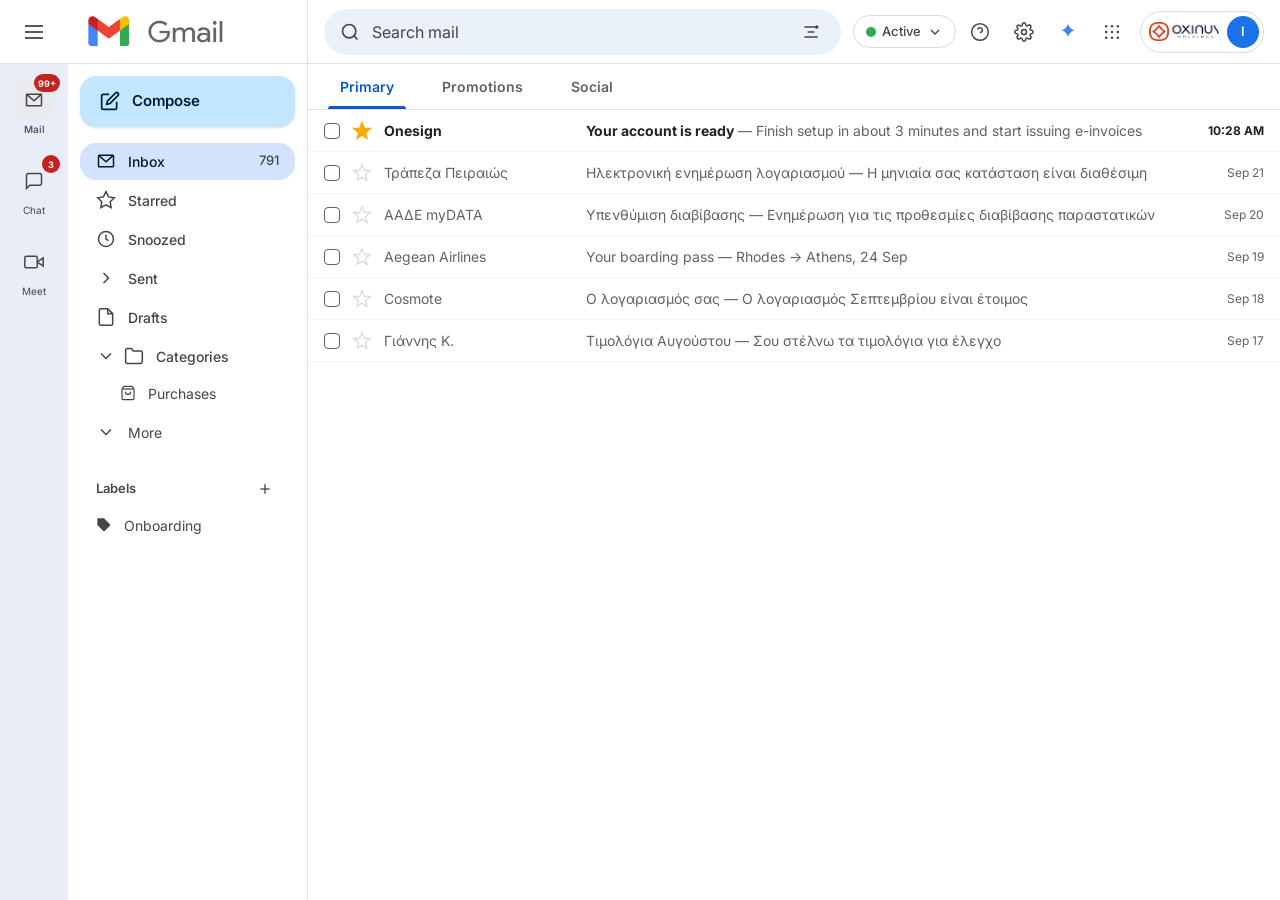
<file: flow/index.html>
<!doctype html>
<html lang="en">
  <head>
    
    <meta charset="UTF-8" />
    <meta name="viewport" content="width=device-width, initial-scale=1.0" />
    <title>Choose plan - new user</title>
    
    <meta name="description" content="Creates custom screen designs quickly and efficiently, enabling designers and developers to visualize and prototype user interfaces with ease.">
    <meta name="robots" content="noindex, nofollow">
    <meta property="og:title" content="Choose plan - new user">
    <meta property="og:description" content="Creates custom screen designs quickly and efficiently, enabling designers and developers to visualize and prototype user interfaces with ease.">
    <script type="module" crossorigin src="./assets/index-CQQblohB.js"></script>
    <link rel="stylesheet" crossorigin href="./assets/index-CK1z0iN4.css">
  </head>
  <body>
    
    <div id="root"></div>
    
  </body>
</html>
</file>
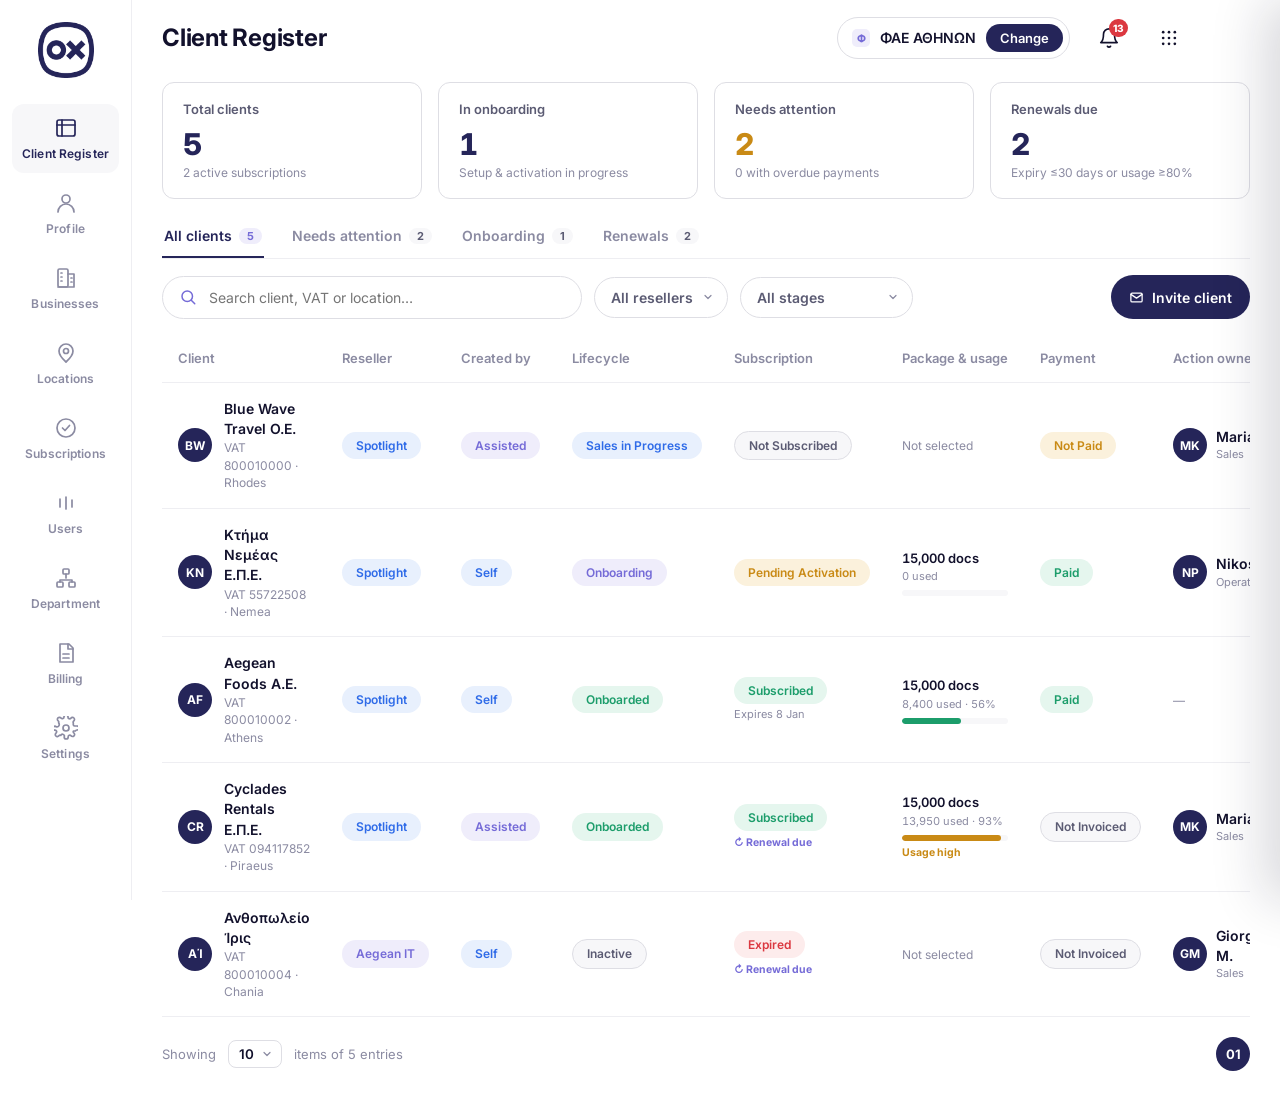
<file: ox-home/index.html>
<!DOCTYPE html>
<html lang="en">
<head>
<meta charset="utf-8">
<meta name="viewport" content="width=device-width, initial-scale=1">
<title>OX Home — Client Register</title>
<link rel="preconnect" href="https://fonts.googleapis.com">
<link rel="preconnect" href="https://fonts.gstatic.com" crossorigin>
<link rel="stylesheet" href="https://fonts.googleapis.com/css2?family=Inter:wght@400;500;600;700;800&display=swap">
<style>
:root{
  --navy:#252559; --ink:#12112c; --sec:#5b5b73; --mut:#8b8ba2; --dis:#bdbcca;
  --line:#eeeef2; --line2:#dedee4; --bg:#f7f7f9; --panel:#ffffff;
  --purple:#756bd7; --purple-bg:#efedfb; --error:#db3840; --error-bg:#fdecec;
  --green:#1c9d6b; --green-bg:#e5f6ee; --amber:#c98a15; --amber-bg:#fbf1dc;
  --blue:#2f6be8; --blue-bg:#e8f0fd;
  --r1:8px; --r2:12px; --r3:24px; --pill:40px;
  --sans:"Inter","Inter Display",-apple-system,BlinkMacSystemFont,"Segoe UI",Roboto,Arial,sans-serif;
  --sh:0 1px 2px rgba(18,17,44,.04),0 8px 24px rgba(18,17,44,.06);
  --sh-lg:0 24px 60px rgba(18,17,44,.18);
}
*{box-sizing:border-box}
html,body{margin:0}
body{background:var(--panel);color:var(--ink);font-family:var(--sans);font-size:14px;line-height:1.45;-webkit-font-smoothing:antialiased}
button{font-family:inherit;cursor:pointer}
input,select{font-family:inherit}
.num{font-variant-numeric:tabular-nums}
.app{display:flex;min-height:100vh}

/* ===== sidebar ===== */
.sidebar{width:132px;flex:none;background:var(--panel);border-right:1px solid var(--line);display:flex;flex-direction:column;align-items:center;padding:22px 12px;position:sticky;top:0;height:100vh;overflow-y:auto}
.oxlogo{width:56px;height:56px;margin-bottom:26px;flex:none;display:flex;align-items:center;justify-content:center}
.oxlogo img{width:56px;height:56px;display:block;object-fit:contain}
.snav{display:flex;flex-direction:column;gap:6px;width:100%}
.nav{display:flex;flex-direction:column;align-items:center;gap:6px;padding:12px 4px;border-radius:var(--r2);color:var(--mut);border:0;background:transparent;width:100%;transition:.12s}
.nav svg{width:24px;height:24px}
.nav span{font-size:12px;font-weight:600;letter-spacing:.01em}
.nav:hover{background:var(--bg)}
.nav.on{background:var(--bg);color:var(--navy)}
.nav.on svg{color:var(--navy)}

/* ===== main ===== */
.main{flex:1;min-width:0;display:flex;flex-direction:column}
.topbar{height:76px;display:flex;align-items:center;gap:18px;padding:0 30px}
.ptitle{font-size:24px;font-weight:700;color:var(--ink);letter-spacing:-.01em}
.spacer{flex:1}
.bizchip{display:flex;align-items:center;gap:10px;border:1px solid var(--line2);border-radius:var(--pill);padding:6px 6px 6px 14px;font-weight:600;font-size:14px}
.bizchip .bi{width:18px;height:18px;border-radius:5px;background:var(--purple-bg);color:var(--purple);display:flex;align-items:center;justify-content:center;font-size:10px;font-weight:800}
.bizchip .change{background:var(--navy);color:#fff;border:0;font-weight:600;font-size:13px;padding:6px 14px;border-radius:var(--pill)}
.iconbtn{width:42px;height:42px;border-radius:50%;border:0;background:transparent;display:flex;align-items:center;justify-content:center;color:var(--ink);position:relative}
.iconbtn:hover{background:var(--bg)}
.iconbtn .badge{position:absolute;top:2px;right:2px;background:var(--error);color:#fff;font-size:10px;font-weight:800;min-width:18px;height:18px;border-radius:10px;display:flex;align-items:center;justify-content:center;padding:0 4px}
.avatar{width:42px;height:42px;border-radius:50%;background:linear-gradient(135deg,#f0a868,#a06a3f);background-size:cover;flex:none;cursor:pointer}
.content{flex:1;padding:6px 30px 40px}

/* ===== toolbar (tables) ===== */
.toolbar{display:flex;align-items:center;gap:12px;margin-bottom:16px}
.search{display:flex;align-items:center;gap:10px;border:1px solid var(--line2);border-radius:var(--pill);padding:11px 16px;background:var(--panel);color:var(--mut);font-size:14px;flex:1;max-width:420px}
.search input{border:0;outline:0;background:transparent;font-size:14px;width:100%;color:var(--ink)}
.search svg{color:var(--purple);flex:none}
.filtericon{width:44px;height:44px;border-radius:50%;border:1px solid var(--line2);background:var(--panel);display:flex;align-items:center;justify-content:center;color:var(--ink)}
.addbtn{margin-left:auto;background:var(--navy);color:#fff;border:0;border-radius:var(--pill);min-width:64px;height:44px;padding:0 18px;display:flex;align-items:center;justify-content:center;gap:8px;font-weight:600;font-size:20px}
.addbtn.sm{font-size:14px}

/* ===== tables ===== */
.tablewrap{width:100%;overflow-x:auto}
table.ox{width:100%;border-collapse:collapse;font-size:14px}
table.ox thead th{text-align:left;color:var(--mut);font-weight:600;font-size:13px;padding:14px 16px;border-bottom:1px solid var(--line)}
table.ox thead th .sort{display:inline-flex;flex-direction:column;margin-left:5px;color:var(--dis);vertical-align:middle}
table.ox tbody td{padding:16px;border-bottom:1px solid var(--line);vertical-align:middle}
table.ox tbody tr:hover{background:var(--bg)}
.cellav{width:34px;height:34px;border-radius:50%;background:var(--navy);color:#fff;font-size:12px;font-weight:700;display:flex;align-items:center;justify-content:center;flex:none}
.cellav.logo{background:var(--bg);border:1px solid var(--line2);color:var(--mut);font-size:9px}
.namecell{display:flex;align-items:center;gap:12px}
.namecell .nn{font-weight:600;color:var(--ink)}
.rowmenu{width:32px;height:32px;border-radius:50%;border:0;background:transparent;color:var(--mut);display:flex;align-items:center;justify-content:center}
.rowmenu:hover{background:var(--bg)}
.pill{display:inline-flex;align-items:center;font-size:12px;font-weight:600;padding:5px 14px;border-radius:var(--pill);white-space:nowrap}
.pill-amber{background:var(--amber-bg);color:var(--amber)}
.pill-green{background:var(--green-bg);color:var(--green)}
.pill-gray{background:var(--bg);color:var(--sec);border:1px solid var(--line2)}
.pill-purple{background:var(--purple-bg);color:var(--purple)}
.pill-blue{background:var(--blue-bg);color:var(--blue)}
.pill-red{background:var(--error-bg);color:var(--error)}

/* ===== pagination ===== */
.pager{display:flex;align-items:center;gap:12px;margin-top:20px;color:var(--mut);font-size:13px}
.pagesel{border:1px solid var(--line2);border-radius:var(--r1);padding:5px 10px;font-weight:600;color:var(--ink);-webkit-appearance:none;appearance:none;padding-right:26px;background:var(--panel) url("data:image/svg+xml;utf8,<svg xmlns='http://www.w3.org/2000/svg' width='12' height='12' viewBox='0 0 24 24' fill='none' stroke='%238b8ba2' stroke-width='2.4' stroke-linecap='round' stroke-linejoin='round'><path d='m6 9 6 6 6-6'/></svg>") no-repeat right 8px center}
.pagenums{margin-left:auto;display:flex;align-items:center;gap:6px}
.pagenum{width:34px;height:34px;border-radius:50%;border:0;background:transparent;color:var(--mut);font-weight:700;font-size:13px;display:flex;align-items:center;justify-content:center}
.pagenum.on{background:var(--navy);color:#fff}
.pagearrow{width:30px;height:30px;border-radius:50%;border:0;background:transparent;color:var(--mut);display:flex;align-items:center;justify-content:center}

/* ===== business cards ===== */
.bizgrid{display:grid;grid-template-columns:repeat(4,1fr);gap:20px}
@media(max-width:1200px){.bizgrid{grid-template-columns:repeat(3,1fr)}}
.bizcard{border:1px solid var(--line2);border-radius:var(--r2);overflow:hidden;background:var(--panel);transition:.12s}
.bizcard.sel{border-color:var(--navy);box-shadow:0 0 0 1px var(--navy)}
.bizcard .thumb{height:150px;background:var(--panel);display:flex;align-items:center;justify-content:center;color:var(--dis);position:relative}
.bizcard .thumb img{width:100%;height:100%;object-fit:cover}
.bizcard .dots{position:absolute;top:12px;right:12px;color:var(--mut)}
.bizcard .foot{background:var(--bg);padding:16px;text-align:center}
.bizcard .bn{font-weight:600;margin-bottom:12px}
.bizcard .selbtn{border:1px solid var(--line2);background:var(--panel);color:var(--navy);font-weight:600;font-size:14px;padding:9px 22px;border-radius:var(--pill)}
.bizcard.sel .selbtn{background:var(--navy);color:#fff;border-color:var(--navy)}

/* ===== profile ===== */
.tabs{display:flex;gap:28px;border-bottom:1px solid var(--line);margin-bottom:24px}
.tab{padding:10px 2px 14px;font-size:15px;font-weight:600;color:var(--mut);border:0;border-bottom:2px solid transparent;background:none}
.tab.on{color:var(--navy);border-bottom-color:var(--navy)}
.profrow{display:flex;gap:40px;align-items:flex-start;padding-bottom:26px;border-bottom:1px solid var(--line)}
.profpic{text-align:center;flex:none}
.profpic .pic{width:190px;height:190px;border-radius:50%;background-size:cover;background-position:center;margin-bottom:14px}
.uploadbtn{border:1px solid var(--line2);background:var(--panel);border-radius:var(--pill);padding:9px 18px;font-weight:600;display:inline-flex;gap:8px;align-items:center;color:var(--ink)}
.profpic .note{font-size:12px;color:var(--mut);max-width:200px;margin:12px auto 0}
.profform{flex:1;min-width:0}
.joined{display:inline-block;background:var(--blue-bg);color:var(--navy);font-size:13px;font-weight:600;padding:6px 14px;border-radius:var(--pill);margin-bottom:14px}
.pname{font-size:28px;font-weight:800;color:var(--navy);margin:0}
.pmail{color:var(--mut);margin:2px 0 22px}
.field{margin-bottom:18px}
.field label{display:block;font-size:13px;color:var(--mut);margin-bottom:7px}
.field label .req{color:var(--error)}
.field input{width:100%;border:1px solid var(--line2);background:var(--bg);border-radius:var(--r2);padding:14px 16px;font-size:14px;color:var(--ink)}
.field input:disabled{color:var(--sec)}
.f2{display:grid;grid-template-columns:1fr 1fr;gap:20px}
.editbtn{border:1px solid var(--line2);background:var(--panel);border-radius:var(--pill);padding:10px 26px;font-weight:600;color:var(--ink)}
.sectionrow{display:flex;align-items:center;justify-content:space-between;margin:26px 0 18px}
.sectionrow h3{font-size:19px;font-weight:700;margin:0}

/* ===== under construction ===== */
.uc{display:flex;flex-direction:column;align-items:center;justify-content:center;text-align:center;padding:80px 0;color:var(--navy)}
.uc svg{width:300px;height:auto;margin-bottom:26px}
.uc h2{font-size:24px;font-weight:800;margin:0 0 8px}
.uc p{color:var(--mut);font-size:15px;margin:0}

/* ===== KPI tiles + register ===== */
.kpirow{display:grid;grid-template-columns:repeat(4,1fr);gap:16px;margin-bottom:20px}
.kpi{text-align:left;background:var(--panel);border:1px solid var(--line2);border-radius:var(--r2);padding:18px 20px;cursor:pointer;transition:.12s}
.kpi:hover{border-color:var(--dis)}
.kpi.on{border-color:var(--navy);box-shadow:0 0 0 1px var(--navy)}
.kpi .kh{display:flex;align-items:center;justify-content:space-between;color:var(--mut)}
.kpi .kl{font-size:13px;font-weight:600;color:var(--sec)}
.kpi .kv{font-size:30px;font-weight:800;color:var(--navy);letter-spacing:-.02em;margin:12px 0 6px;line-height:1}
.kpi .ks{font-size:12px;color:var(--mut)}
.kpi.warn .kv{color:var(--amber)}
.rtabs{display:flex;gap:26px;border-bottom:1px solid var(--line);margin-bottom:16px}
.rtab{background:none;border:0;border-bottom:2px solid transparent;padding:8px 2px 12px;font-size:14px;font-weight:600;color:var(--mut);display:flex;align-items:center;gap:7px}
.rtab.on{color:var(--navy);border-bottom-color:var(--navy)}
.rtab .rc{font-size:11px;font-weight:700;background:var(--bg);color:var(--sec);border-radius:var(--pill);padding:1px 8px}
.rtab.on .rc{background:var(--purple-bg);color:var(--purple)}
.selink{border:1px solid var(--line2);border-radius:var(--pill);padding:11px 34px 11px 16px;font-size:14px;font-weight:600;color:var(--sec);background:var(--panel) url("data:image/svg+xml;utf8,<svg xmlns='http://www.w3.org/2000/svg' width='12' height='12' viewBox='0 0 24 24' fill='none' stroke='%238b8ba2' stroke-width='2.4' stroke-linecap='round' stroke-linejoin='round'><path d='m6 9 6 6 6-6'/></svg>") no-repeat right 13px center;-webkit-appearance:none;appearance:none;cursor:pointer}
.reg thead th{white-space:nowrap}
.reg tbody td{vertical-align:top}
.reg .usecell{min-width:130px}
.unum{font-size:13px;font-weight:600}
.uused{font-size:11px;color:var(--mut);margin:2px 0 5px}
.usebar{height:6px;border-radius:4px;background:var(--bg);overflow:hidden;max-width:120px}
.usebar i{display:block;height:100%;background:var(--green);border-radius:4px}
.usebar i.hi{background:var(--amber)}
.usehi{font-size:10.5px;color:var(--amber);font-weight:700;margin-top:4px}
.paysub{font-size:11px;color:var(--mut);margin-top:3px}
.paysub.red{color:var(--error);font-weight:600}
.ownercell{display:flex;align-items:center;gap:9px}
.ownercell .ot{font-size:11px;color:var(--mut)}
.duenote{font-size:11px;color:var(--mut);margin-top:2px}
.duenote.red{color:var(--error);font-weight:700}.duenote.amber{color:var(--amber);font-weight:700}
.btn{border:1px solid var(--line2);background:var(--panel);color:var(--ink);font-size:14px;font-weight:600;padding:11px 18px;border-radius:var(--pill);display:inline-flex;align-items:center;gap:8px}
.btn:hover{background:var(--bg)}
.btn-primary{background:var(--navy);border-color:var(--navy);color:#fff}
.btn-primary:hover{background:#1c1c46}
.btn-block{width:100%;justify-content:center}
.btn:disabled{opacity:.5}

/* ===== drawer + scrim + modal ===== */
#scrim{position:fixed;inset:0;background:rgba(18,17,44,.35);opacity:0;visibility:hidden;transition:.2s;z-index:40}
#scrim.open{opacity:1;visibility:visible}
.drawer{position:fixed;top:0;right:0;height:100%;width:480px;max-width:94vw;background:var(--panel);z-index:45;box-shadow:-16px 0 50px rgba(18,17,44,.16);transform:translateX(100%);transition:transform .26s cubic-bezier(.4,0,.2,1);display:flex;flex-direction:column}
.drawer.open{transform:translateX(0)}
.drawer-h{padding:22px 24px 0}
.drawer-h .dtop{display:flex;justify-content:space-between;align-items:flex-start}
.drawer-h .dtop h3{margin:0;font-size:20px;font-weight:800}
.drawer-h .dsub{font-size:12px;color:var(--mut);margin-top:3px}
.dx{border:0;background:transparent;font-size:22px;color:var(--mut);line-height:1}
.dtabs{display:flex;gap:8px;margin-top:16px}
.dtab{border:1px solid var(--line2);background:var(--panel);color:var(--sec);font-size:12.5px;font-weight:700;padding:7px 14px;border-radius:var(--pill)}
.dtab.on{background:var(--navy);border-color:var(--navy);color:#fff}
.drawer-b{padding:18px 24px;overflow:auto;flex:1;border-top:1px solid var(--line);margin-top:14px}
.drawer-f{padding:14px 24px;border-top:1px solid var(--line)}
.lab{font-size:11px;font-weight:800;letter-spacing:.06em;text-transform:uppercase;color:var(--mut);margin:0 0 10px}
.panel{background:var(--bg);border:1px solid var(--line);border-radius:var(--r2);padding:18px}
.panel.brand{background:var(--purple-bg);border-color:#d8d3f5}
.note{font-size:13px;color:var(--sec)}
.apgrid{display:grid;grid-template-columns:1fr 1fr;gap:12px}
.apgrid label{font-size:12px;font-weight:700;color:var(--sec);display:flex;flex-direction:column;gap:6px}
.apgrid select{border:1px solid var(--line2);border-radius:var(--r1);padding:10px 30px 10px 12px;font-size:13px;font-weight:600;color:var(--ink);-webkit-appearance:none;appearance:none;cursor:pointer;background:var(--panel) url("data:image/svg+xml;utf8,<svg xmlns='http://www.w3.org/2000/svg' width='12' height='12' viewBox='0 0 24 24' fill='none' stroke='%238b8ba2' stroke-width='2.4' stroke-linecap='round' stroke-linejoin='round'><path d='m6 9 6 6 6-6'/></svg>") no-repeat right 10px center}
.evrow{display:flex;flex-wrap:wrap;gap:8px}
.evbtn{border:1px solid var(--line2);background:var(--panel);color:var(--sec);font-size:12.5px;font-weight:700;padding:8px 12px;border-radius:var(--r1)}
.evbtn.danger{color:var(--error);border-color:#f3d2d2}
.vtl{list-style:none;margin:10px 0 0;padding:0}
.vtl li{position:relative;padding:0 0 15px 26px}
.vtl li::before{content:"";position:absolute;left:7px;top:16px;bottom:0;width:2px;background:var(--line2)}
.vtl li:last-child::before{display:none}
.vtl .mk{position:absolute;left:0;top:1px;width:16px;height:16px;border-radius:50%;background:#fff;border:2px solid var(--line2)}
.vtl li.done .mk{background:var(--navy);border-color:var(--navy)}
.vtl li.cur .mk{border-color:var(--navy);box-shadow:0 0 0 4px var(--purple-bg)}
.vtl .t{font-weight:700;font-size:13px}.vtl .d{font-size:12px;color:var(--mut)}
.stepbadge{font-size:9.5px;font-weight:800;padding:2px 7px;border-radius:20px;margin-left:7px}
.sb-done{background:var(--green-bg);color:var(--green)}.sb-cur{background:var(--purple-bg);color:var(--purple)}.sb-next{background:var(--amber-bg);color:var(--amber)}.sb-pen{background:var(--bg);color:var(--mut)}
.stepsla{font-size:11px;font-weight:700;color:var(--sec);margin-top:5px;display:inline-flex;background:var(--bg);border:1px solid var(--line);border-radius:20px;padding:2px 9px}
.stepsla.over{color:var(--error);background:var(--error-bg);border-color:#f3d2d2}
.lookcard{background:var(--bg);border:1px solid var(--line);border-radius:var(--r2);padding:14px}
.field.done input{background:var(--panel)}
.dropzone{border:1.5px dashed var(--line2);border-radius:var(--r2);padding:16px;text-align:center;color:var(--mut);font-size:13px;background:var(--bg);cursor:pointer}
.dropzone.has{border-color:var(--navy);color:var(--navy);background:var(--purple-bg)}
.plans{display:grid;grid-template-columns:1fr 1fr;gap:10px}
.planopt{border:1.5px solid var(--line2);border-radius:var(--r2);padding:14px;cursor:pointer;position:relative}
.planopt.sel{border-color:var(--navy);background:var(--purple-bg)}
.planopt .docs{font-weight:800}.planopt .sub{font-size:12px;color:var(--mut)}.planopt .price{margin-top:8px;font-weight:800;color:var(--navy)}
.party{display:flex;align-items:center;gap:10px;padding:8px 0}
.party .pav{width:38px;height:38px;border-radius:50%;color:#fff;display:flex;align-items:center;justify-content:center;font-weight:800;font-size:13px;flex:none}
.party .role{font-size:12px;color:var(--mut)}
.tagm{margin-left:auto;font-size:11px;font-weight:700;background:var(--bg);border:1px solid var(--line2);color:var(--sec);padding:3px 10px;border-radius:var(--pill)}
.act{display:flex;gap:11px;padding:0 0 14px}
.actdot{width:9px;height:9px;border-radius:50%;background:var(--line2);flex:none;margin-top:4px;position:relative}
.act:not(:last-child) .actdot::after{content:"";position:absolute;left:50%;top:13px;transform:translateX(-50%);width:2px;height:34px;background:var(--line2)}
.actdot.new{background:var(--navy);box-shadow:0 0 0 3px var(--purple-bg)}
.actt{font-size:13px;font-weight:700}
.actm{display:flex;align-items:center;gap:8px;margin-top:3px;font-size:11px;color:var(--mut)}
.actwho{font-weight:700;color:var(--sec)}
.acttag{font-weight:700;font-size:9.5px;background:var(--bg);border:1px solid var(--line);color:var(--sec);border-radius:20px;padding:1px 7px}
.actago{margin-left:auto}
.modal{background:#fff;border-radius:var(--r3);width:100%;max-width:460px;box-shadow:var(--sh-lg)}
.modalwrap{position:fixed;inset:0;display:flex;align-items:center;justify-content:center;padding:24px;z-index:50;pointer-events:none}
.modalwrap.open{pointer-events:auto}
.modal-h{padding:20px 24px 6px}.modal-h h3{margin:0;font-size:18px;font-weight:800}
.modal-b{padding:8px 24px 20px}
.modal-f{padding:14px 24px;border-top:1px solid var(--line);display:flex;gap:10px;justify-content:flex-end;background:var(--bg);border-radius:0 0 var(--r3) var(--r3)}
.invprev{background:var(--purple-bg);border:1px solid #d8d3f5;border-radius:var(--r2);padding:13px 15px;font-size:13px}
.invprev .ph{display:flex;gap:8px;align-items:center;font-weight:800;color:var(--purple);margin-bottom:6px;font-size:12.5px}
.invmsg{border:1px solid var(--line);border-radius:var(--r2);padding:16px;background:var(--bg)}
.invbubble{background:#fff;border:1px solid var(--line);border-radius:14px 14px 14px 4px;padding:13px 15px;font-size:14px}
.invbubble .cta{display:inline-block;margin-top:11px;background:var(--navy);color:#fff;font-weight:700;font-size:13px;padding:9px 16px;border-radius:var(--r1)}
#toast{position:fixed;bottom:26px;left:50%;transform:translateX(-50%) translateY(20px);background:var(--ink);color:#fff;font-size:13.5px;font-weight:600;padding:12px 20px;border-radius:var(--pill);opacity:0;transition:.2s;z-index:60;pointer-events:none}
#toast.show{opacity:1;transform:translateX(-50%) translateY(0)}
.csub{font-size:12px;color:var(--mut)}
@media(max-width:1100px){.kpirow{grid-template-columns:repeat(2,1fr)}.bizgrid{grid-template-columns:repeat(2,1fr)}.f2{grid-template-columns:1fr}}
</style>
</head>
<body>
<div class="app">
  <aside class="sidebar">
    <div class="oxlogo"><img src="ox-logo.png" alt="OX"></div>
    <div class="snav" id="snav"></div>
  </aside>
  <div class="main">
    <header class="topbar">
      <div class="ptitle" id="ptitle">Client Register</div>
      <div class="spacer"></div>
      <div class="bizchip"><span class="bi">Φ</span>ΦΑΕ ΑΘΗΝΩΝ<button class="change">Change</button></div>
      <button class="iconbtn" title="Notifications">
        <svg width="22" height="22" viewBox="0 0 24 24" fill="none" stroke="currentColor" stroke-width="1.8" stroke-linecap="round" stroke-linejoin="round"><path d="M18 8a6 6 0 1 0-12 0c0 7-3 9-3 9h18s-3-2-3-9M13.7 21a2 2 0 0 1-3.4 0"/></svg>
        <span class="badge">13</span></button>
      <button class="iconbtn" title="Apps"><svg width="20" height="20" viewBox="0 0 24 24" fill="currentColor"><circle cx="5" cy="5" r="1.6"/><circle cx="12" cy="5" r="1.6"/><circle cx="19" cy="5" r="1.6"/><circle cx="5" cy="12" r="1.6"/><circle cx="12" cy="12" r="1.6"/><circle cx="19" cy="12" r="1.6"/><circle cx="5" cy="19" r="1.6"/><circle cx="12" cy="19" r="1.6"/><circle cx="19" cy="19" r="1.6"/></svg></button>
      <div class="avatar" style="background-image:url('https://i.pravatar.cc/80?img=13')"></div>
    </header>
    <div class="content" id="content"></div>
  </div>
</div>
<div id="scrim"></div>
<aside class="drawer" id="drawer"></aside>
<div class="modalwrap" id="modalwrap"></div>
<div id="toast"></div>

<script>
const $=s=>document.querySelector(s);
const initials=n=>n.split(/\s+/).map(w=>w[0]).slice(0,2).join('').toUpperCase();
const fmt=n=>n.toLocaleString('en-US');
function toast(m){const t=$('#toast');t.textContent=m;t.classList.add('show');clearTimeout(t._t);t._t=setTimeout(()=>t.classList.remove('show'),2200);}

/* ===== icons ===== */
const IC={
 profile:'<svg viewBox="0 0 24 24" fill="none" stroke="currentColor" stroke-width="1.7" stroke-linecap="round" stroke-linejoin="round"><circle cx="12" cy="8" r="4"/><path d="M4 21a8 8 0 0 1 16 0"/></svg>',
 biz:'<svg viewBox="0 0 24 24" fill="none" stroke="currentColor" stroke-width="1.7" stroke-linecap="round" stroke-linejoin="round"><rect x="4" y="3" width="10" height="18" rx="1.5"/><path d="M14 8h6v13H4"/><path d="M7 7h1M7 11h1M7 15h1M17 12h1M17 16h1"/></svg>',
 loc:'<svg viewBox="0 0 24 24" fill="none" stroke="currentColor" stroke-width="1.7" stroke-linecap="round" stroke-linejoin="round"><path d="M12 21s7-6.2 7-11a7 7 0 1 0-14 0c0 4.8 7 11 7 11z"/><circle cx="12" cy="10" r="2.5"/></svg>',
 sub:'<svg viewBox="0 0 24 24" fill="none" stroke="currentColor" stroke-width="1.7" stroke-linecap="round" stroke-linejoin="round"><path d="M12 2 3 6l9 4 9-4-9-4z" opacity=".0"/><circle cx="12" cy="12" r="9"/><path d="m8.5 12 2.5 2.5 4.5-5"/></svg>',
 users:'<svg viewBox="0 0 24 24" fill="none" stroke="currentColor" stroke-width="1.7" stroke-linecap="round" stroke-linejoin="round"><path d="M4 6h16M4 12h16M4 18h16" opacity="0"/><path d="M6 8v8M12 6v12M18 9v7"/></svg>',
 dept:'<svg viewBox="0 0 24 24" fill="none" stroke="currentColor" stroke-width="1.7" stroke-linecap="round" stroke-linejoin="round"><rect x="9" y="3" width="6" height="5" rx="1"/><rect x="3" y="16" width="6" height="5" rx="1"/><rect x="15" y="16" width="6" height="5" rx="1"/><path d="M12 8v4M6 16v-2h12v2"/></svg>',
 bill:'<svg viewBox="0 0 24 24" fill="none" stroke="currentColor" stroke-width="1.7" stroke-linecap="round" stroke-linejoin="round"><path d="M6 3h9l4 4v14H6z"/><path d="M14 3v5h5M9 13h6M9 17h6"/></svg>',
 settings:'<svg viewBox="0 0 24 24" fill="none" stroke="currentColor" stroke-width="1.7" stroke-linecap="round" stroke-linejoin="round"><circle cx="12" cy="12" r="3"/><path d="M19.4 15a1.6 1.6 0 0 0 .3 1.8l.1.1a2 2 0 1 1-2.8 2.8l-.1-.1a1.6 1.6 0 0 0-2.7 1.1V21a2 2 0 1 1-4 0v-.1A1.6 1.6 0 0 0 6.8 19.4a1.6 1.6 0 0 0-1.8.3l-.1.1a2 2 0 1 1-2.8-2.8l.1-.1a1.6 1.6 0 0 0-1.1-2.7H1a2 2 0 1 1 0-4h.1A1.6 1.6 0 0 0 4.6 6.8a1.6 1.6 0 0 0-.3-1.8l-.1-.1a2 2 0 1 1 2.8-2.8l.1.1a1.6 1.6 0 0 0 1.8.3H9a1.6 1.6 0 0 0 1-1.5V1a2 2 0 1 1 4 0v.1a1.6 1.6 0 0 0 1 1.5 1.6 1.6 0 0 0 1.8-.3l.1-.1a2 2 0 1 1 2.8 2.8l-.1.1a1.6 1.6 0 0 0-.3 1.8V9a1.6 1.6 0 0 0 1.5 1H23a2 2 0 1 1 0 4h-.1a1.6 1.6 0 0 0-1.5 1z"/></svg>',
 reg:'<svg viewBox="0 0 24 24" fill="none" stroke="currentColor" stroke-width="1.7" stroke-linecap="round" stroke-linejoin="round"><rect x="3" y="4" width="18" height="16" rx="2"/><path d="M3 9h18M8 4v16"/></svg>',
 search:'<svg width="18" height="18" viewBox="0 0 24 24" fill="none" stroke="currentColor" stroke-width="2" stroke-linecap="round"><circle cx="11" cy="11" r="7"/><path d="m21 21-4.3-4.3"/></svg>',
 filter:'<svg width="18" height="18" viewBox="0 0 24 24" fill="none" stroke="currentColor" stroke-width="2" stroke-linecap="round"><path d="M4 6h16M7 12h10M10 18h4"/></svg>',
 dots:'<svg width="18" height="18" viewBox="0 0 24 24" fill="currentColor"><circle cx="12" cy="5" r="1.7"/><circle cx="12" cy="12" r="1.7"/><circle cx="12" cy="19" r="1.7"/></svg>',
 sort:'<svg width="10" height="14" viewBox="0 0 10 14" fill="currentColor"><path d="M5 0l3 4H2z"/><path d="M5 14l3-4H2z" opacity=".5"/></svg>',
 mail:'<svg width="15" height="15" viewBox="0 0 24 24" fill="none" stroke="currentColor" stroke-width="2" stroke-linecap="round" stroke-linejoin="round"><rect x="3" y="5" width="18" height="14" rx="2"/><path d="m3 7 9 6 9-6"/></svg>',
 arrow:'<svg width="15" height="15" viewBox="0 0 24 24" fill="none" stroke="currentColor" stroke-width="2.2" stroke-linecap="round" stroke-linejoin="round"><path d="M5 12h14M13 6l6 6-6 6"/></svg>',
 back:'<svg width="15" height="15" viewBox="0 0 24 24" fill="none" stroke="currentColor" stroke-width="2.2" stroke-linecap="round" stroke-linejoin="round"><path d="M19 12H5M11 6l-6 6 6 6"/></svg>',
 check:'<svg width="14" height="14" viewBox="0 0 24 24" fill="none" stroke="currentColor" stroke-width="2.4" stroke-linecap="round" stroke-linejoin="round"><path d="M20 6 9 17l-5-5"/></svg>',
 up:'<svg width="26" height="26" viewBox="0 0 24 24" fill="none" stroke="currentColor" stroke-width="1.8" stroke-linecap="round" stroke-linejoin="round"><path d="M12 15V3m0 0 4 4m-4-4-8 4M4 21h16"/></svg>',
 uc:'<svg viewBox="0 0 340 240" fill="none"><rect x="60" y="30" width="220" height="150" rx="8" stroke="#252559" stroke-width="4"/><rect x="60" y="30" width="220" height="22" rx="8" fill="#252559"/><circle cx="74" cy="41" r="3" fill="#fff"/><circle cx="86" cy="41" r="3" fill="#fff"/><circle cx="98" cy="41" r="3" fill="#fff"/><rect x="80" y="70" width="110" height="80" rx="4" stroke="#252559" stroke-width="3"/><path d="M210 80h55M210 100h55M210 120h40" stroke="#252559" stroke-width="6" stroke-linecap="round"/><path d="M150 210l30-60 30 60z" fill="#dedee4"/><rect x="118" y="180" width="16" height="40" rx="2" fill="#252559"/><path d="M118 188h16M118 204h16" stroke="#fff" stroke-width="3"/></svg>'
};
const AV=(bg)=>`background:${bg}`;

/* ===================== DATA (Verinvo admin, ported) ===================== */
const PLANS=[{docs:'1,500',price:120},{docs:'15,000',price:180},{docs:'45,000',price:300},{docs:'75,000',price:410},{docs:'100,000',price:520},{docs:'150,000',price:750},{docs:'300,000',price:1100}];
const packPrice={'1,500':120,'15,000':180,'45,000':300,'75,000':410,'100,000':520,'150,000':750,'300,000':1100};
let clients=[
 {id:1,name:'Blue Wave Travel Ο.Ε.',city:'Rhodes',vat:'800010000',reseller:'Spotlight',owner:'Maria K.',pack:'—',stage:1,state:'move',days:2,grp:'new',lifeOv:'sales',subOv:'none',payOv:'notpaid',createdBy:'assisted'},
 {id:2,name:'Κτήμα Νεμέας Ε.Π.Ε.',city:'Nemea',vat:'55722508',reseller:'Spotlight',owner:'Nikos P.',pack:'15,000',stage:3,state:'wait',days:3,grp:'new',lifeOv:'onboarding',subOv:'pending',payOv:'paid',createdBy:'self'},
 {id:3,name:'Aegean Foods Α.Ε.',city:'Athens',vat:'800010002',reseller:'Spotlight',owner:'Eleni V.',pack:'15,000',stage:7,state:'live',days:0,grp:'new',lifeOv:'onboarded',subOv:'active',payOv:'paid',createdBy:'self'},
 {id:4,name:'Cyclades Rentals Ε.Π.Ε.',city:'Piraeus',vat:'094117852',reseller:'Spotlight',owner:'Maria K.',pack:'15,000',stage:7,state:'live',days:6,grp:'old',lifeOv:'onboarded',subOv:'active',payOv:'none',renew:true,createdBy:'assisted'},
 {id:5,name:'Ανθοπωλείο Ίρις',city:'Chania',vat:'800010004',reseller:'Aegean IT',owner:'Giorgos M.',pack:'—',stage:7,state:'live',days:34,grp:'old',lifeOv:'dormant',subOv:'expired',payOv:'none',renew:true,createdBy:'self'}
];
const val=c=>packPrice[c.pack]||120;
const eur=n=>'€'+n.toLocaleString('en-US');
const STEPS=['Package','Company details','Authorization & declaration','Payment','Setup & code','Go-live'];
const STEP_DESC=['Client picked a plan and got the ONESYS info pack.','Details form and phone bill returned, checked and filled in.','Accountant authorized ONESYS in Taxisnet and filed the myDATA declaration.','First-year subscription paid and confirmed.','Registered in Verinvo, API keys issued.','Test document passed — issuing live to myDATA.'];
const STEP_NOW=['Info pack sent — waiting for the client to start.','Waiting on the details form and the phone bill (ΦΕΚ).','With the accountant & ONESYS — authorization and declaration.','Payment is open and being confirmed.','With ONESYS — registering the client and issuing keys.','ONESYS is running the test document and confirming go-live.'];
const STEP_TARGET=[1,5,1.5,3,2,2];
const STEP_EVENT=[c=>({who:c.owner,tag:c.reseller,text:'Sent the ONESYS info pack & details form'}),c=>({who:'Client',tag:'Owner',text:'Returned the details form & phone bill'}),c=>({who:'Accountant',tag:'Accountant',text:'Authorized ONESYS in Taxisnet & filed myDATA'}),c=>({who:'Client',tag:'Owner',text:'Paid the first-year subscription — receipt verified'}),c=>({who:'ONESYS',tag:'Provider',text:'Registered the client & issued API keys'}),c=>({who:'ONESYS',tag:'Provider',text:'Passed the test document & confirmed go-live'})];
const ADMIN_ACTION=['Send info pack & details form','Collect missing business details','Verify authorization & declaration','Verify bank transfer','Complete connection test','Confirm go-live'];
const ADMIN_TEAM=['Sales','Operations','Operations','Finance','Technical','Technical'];
const LIFE_STATES=[['sales','Sales in Progress','pill-blue'],['onboarding','Onboarding','pill-purple'],['onboarded','Onboarded','pill-green'],['closed','Closed','pill-gray'],['dormant','Inactive','pill-gray']];
const SUB_STATES=[['none','Not Subscribed','pill-gray'],['pending','Pending Activation','pill-amber'],['active','Subscribed','pill-green'],['paused','Paused','pill-amber'],['expired','Expired','pill-red'],['ended','Ended','pill-gray']];
const PAY_STATES=[['none','Not Invoiced','pill-gray'],['notpaid','Not Paid','pill-amber'],['awaiting','Awaiting Payment','pill-amber'],['verifying','Verification Pending','pill-amber'],['partial','Partially Paid','pill-amber'],['overdue','Overdue','pill-red'],['paid','Paid','pill-green']];
const bucketAct=c=>ADMIN_ACTION[Math.min(c.stage,6)-1];
const stObj=(defs,code)=>{const d=defs.find(x=>x[0]===code)||defs[0];return{code:d[0],t:d[1],cls:d[2]};};
const lifeCode=c=>c.lifeOv||(c.stage>6?'onboarded':c.stage===1?'sales':'onboarding');
const subCode=c=>c.subOv||(c.stage>6?'active':c.stage===1?'none':'pending');
const payCode=c=>c.payOv||(c.stage>=5?'paid':c.stage===4?(c.state==='alert'?'overdue':'verifying'):c.stage===3?(c.state==='alert'?'partial':'awaiting'):'none');
const lifecycleOf=c=>stObj(LIFE_STATES,lifeCode(c));
const subscriptionOf=c=>stObj(SUB_STATES,subCode(c));
function paymentOf(c){const o=stObj(PAY_STATES,payCode(c));const amt=eur(val(c));if(o.code==='partial')return{...o,sub:eur(Math.round(val(c)*.5))+' due',red:1};if(o.code==='overdue')return{...o,sub:amt+' due · overdue',red:1};if(o.code==='awaiting'||o.code==='verifying')return{...o,sub:amt+' due'};return o;}
function usageOf(c){const a=parseInt(String(c.pack).replace(/[.,]/g,''),10)||1500;if(c.stage>6){const pct=20+(c.id*37)%75;return{a,used:Math.round(a*pct/100),pct,high:pct>=80};}return{a,used:0,pct:0,high:false};}
function expiryOf(c){if(c.stage<=6)return null;const off=(c.id*53)%400-40;const d=new Date(2026,8,11);d.setDate(d.getDate()+off);return{date:d.toLocaleDateString('en-GB',{day:'numeric',month:'short'}),days:off,soon:off<=30};}
function renewalDue(c){if(c.renew!==undefined)return c.renew;if(c.stage<=6||subCode(c)!=='active')return false;const e=expiryOf(c);return(e&&e.soon)||usageOf(c).pct>=80;}
function needsAttention(c){return !!paymentOf(c).red||renewalDue(c)||(c.stage<7&&(c.state==='alert'||c.days>=4));}
const isOnboarding=c=>c.stage>=2&&c.stage<=6;
const createdByOf=c=>c.createdBy==='self'?{t:'Self',cls:'pill-blue'}:{t:'Assisted',cls:'pill-purple'};
const teamOf=c=>renewalDue(c)?'Sales':(c.stage>6?'':ADMIN_TEAM[c.stage-1]||'Operations');
function nextActionOf(c){if(renewalDue(c))return{t:c.lifeOv==='dormant'?'Re-engage — subscription expired':'Arrange package renewal',blk:'Renewal due'};if(c.stage>6)return{t:'No action needed',blk:''};return{t:ADMIN_ACTION[c.stage-1]||'Move it along',blk:c.state==='wait'?'Waiting on Client':(c.state==='alert'?'Blocked · needs a nudge':'')};}
function dueOf(c){if(renewalDue(c)){const overdue=subCode(c)==='expired'||lifeCode(c)==='dormant';const off=overdue?-7:9;const day=new Date(2026,8,11+off);const l=day.toLocaleDateString('en-GB',{day:'numeric',month:'short'});return overdue?{t:l,cls:'red',note:'Renewal overdue'}:{t:l,cls:'amber',note:'Renew soon'};}if(c.stage>6)return{t:'—',cls:'',note:''};const off=3-c.days;const day=new Date(2026,8,11+off);const l=day.toLocaleDateString('en-GB',{day:'numeric',month:'short'});if(off<0)return{t:l,cls:'red',note:(-off)+'d overdue'};if(off===0)return{t:l,cls:'amber',note:'Today'};if(off===1)return{t:l,cls:'',note:'Tomorrow'};return{t:l,cls:'',note:'In '+off+' days'};}

/* ===================== NAV / ROUTER ===================== */
const NAV=[
 ['register','Client Register',IC.reg],
 ['profile','Profile',IC.profile],
 ['businesses','Businesses',IC.biz],
 ['locations','Locations',IC.loc],
 ['subscriptions','Subscriptions',IC.sub],
 ['users','Users',IC.users],
 ['department','Department',IC.dept],
 ['billing','Billing',IC.bill],
 ['settings','Settings',IC.settings]
];
let view='register';
let adFilter={q:'',res:'all',tab:'all',life:'all'};
function renderNav(){$('#snav').innerHTML=NAV.map(n=>`<button class="nav ${n[0]===view?'on':''}" data-v="${n[0]}">${n[2]}<span>${n[1]}</span></button>`).join('');
 document.querySelectorAll('#snav .nav').forEach(b=>b.onclick=()=>{view=b.dataset.v;render();});}
function render(){renderNav();const t=NAV.find(n=>n[0]===view);$('#ptitle').textContent=t?t[1]:'';
 const c=$('#content');
 ({register:regView,profile:profileView,businesses:bizView,locations:locView,subscriptions:ucView,users:usersView,department:deptView,billing:ucView,settings:ucView})[view](c);
}

/* ===================== CLIENT REGISTER (Verinvo admin) ===================== */
function adminRows(){return clients.filter(c=>{
 if(adFilter.res!=='all'&&c.reseller!==adFilter.res)return false;
 if(adFilter.tab==='attention'&&!needsAttention(c))return false;
 if(adFilter.tab==='onboarding'&&!isOnboarding(c))return false;
 if(adFilter.tab==='renewals'&&!renewalDue(c))return false;
 if(adFilter.life!=='all'&&lifecycleOf(c).t!==adFilter.life)return false;
 if(adFilter.q){const q=adFilter.q.toLowerCase();if(!(c.name.toLowerCase().includes(q)||c.vat.toLowerCase().includes(q)||c.city.toLowerCase().includes(q)))return false;}
 return true;});}
function regTable(pool){
 return `<div class="tablewrap"><table class="ox reg"><thead><tr>${['Client','Reseller','Created by','Lifecycle','Subscription','Package & usage','Payment','Action owner','Action due','Days'].map(h=>`<th>${h}</th>`).join('')}</tr></thead>
 <tbody>${pool.length?pool.map(c=>{const lc=lifecycleOf(c),sub=subscriptionOf(c),pay=paymentOf(c),u=usageOf(c),na=nextActionOf(c),due=dueOf(c),team=teamOf(c),cb=createdByOf(c);
 return `<tr data-id="${c.id}" style="cursor:pointer">
  <td><div class="namecell"><span class="cellav">${initials(c.name)}</span><div><div class="nn">${c.name}</div><div class="csub">VAT ${c.vat} · ${c.city}</div></div></div></td>
  <td><span class="pill ${c.reseller==='Spotlight'?'pill-blue':'pill-purple'}">${c.reseller}</span></td>
  <td><span class="pill ${cb.cls}">${cb.t}</span></td>
  <td><span class="pill ${lc.cls}">${lc.t}</span></td>
  <td>${(()=>{const e=expiryOf(c),rd=renewalDue(c),showE=e&&!rd&&['active','paused'].includes(sub.code);return `<span class="pill ${sub.cls}">${sub.t}</span>${showE?`<div class="paysub">${e.days<0?'Expired':'Expires'} ${e.date}</div>`:''}${rd?'<div class="usehi" style="color:var(--purple)">↻ Renewal due</div>':''}`;})()}</td>
  <td class="usecell">${(sub.code==='none'||c.pack==='—')?'<span class="csub">Not selected</span>':`<div class="unum num">${fmt(u.a)} docs</div><div class="uused num">${u.used?fmt(u.used)+' used · '+u.pct+'%':'0 used'}</div><div class="usebar"><i class="${u.high?'hi':''}" style="width:${u.pct}%"></i></div>${u.high?'<div class="usehi">Usage high</div>':''}`}</td>
  <td><span class="pill ${pay.cls}">${pay.t}</span>${pay.sub?`<div class="paysub ${pay.red?'red':''}">${pay.sub}</div>`:''}</td>
  <td>${na.t==='No action needed'?'<span class="csub">—</span>':`<div class="ownercell"><span class="cellav">${initials(c.owner)}</span><div><div style="font-weight:600">${c.owner}</div><div class="ot">${team}</div></div></div>`}</td>
  <td>${due.t==='—'?'<span class="csub">—</span>':`<div style="font-weight:600;color:${due.cls==='red'?'var(--error)':'var(--ink)'}">${due.t}</div><div class="duenote ${due.cls}">${due.note}</div>`}</td>
  <td class="num" style="color:${(c.days>=4&&c.stage<7)||(renewalDue(c)&&dueOf(c).cls==='red')?'var(--error)':'var(--sec)'};font-weight:700">${(c.stage>6&&!renewalDue(c))?'—':c.days+'d'}</td></tr>`;}).join(''):`<tr><td colspan="10" style="text-align:center;color:var(--mut);padding:34px 0">No clients match these filters.</td></tr>`}</tbody></table></div>`;
}
function regView(c){
 const rows=adminRows();
 const base=clients.filter(x=>adFilter.res==='all'||x.reseller===adFilter.res);
 const nTotal=base.length,nActive=base.filter(x=>subCode(x)==='active').length,nOnb=base.filter(isOnboarding).length,nAtt=base.filter(needsAttention).length,nOverdue=base.filter(x=>!!paymentOf(x).red).length,nRen=base.filter(renewalDue).length;
 const kpis=[['all','Total clients',nTotal,nActive+' active subscriptions',0],['onboarding','In onboarding',nOnb,'Setup & activation in progress',0],['attention','Needs attention',nAtt,nOverdue+' with overdue payments',1],['renewals','Renewals due',nRen,'Expiry ≤30 days or usage ≥80%',0]]
   .map(k=>`<button class="kpi ${adFilter.tab===k[0]&&k[0]!=='all'?'on':''} ${k[4]&&nAtt?'warn':''}" data-tab="${k[0]}"><div class="kh"><span class="kl">${k[1]}</span></div><div class="kv num">${fmt(k[2])}</div><div class="ks">${k[3]}</div></button>`).join('');
 const resellers=[...new Set(clients.map(x=>x.reseller))];
 const tabDefs=[['all','All clients',nTotal],['attention','Needs attention',nAtt],['onboarding','Onboarding',nOnb],['renewals','Renewals',nRen]];
 const lifeVals=['Sales in Progress','Onboarding','Onboarded'];
 c.innerHTML=`<div class="kpirow">${kpis}</div>
  <div class="rtabs">${tabDefs.map(t=>`<button class="rtab ${adFilter.tab===t[0]?'on':''}" data-tab="${t[0]}">${t[1]} <span class="rc">${t[2]}</span></button>`).join('')}</div>
  <div class="toolbar">
   <div class="search">${IC.search}<input id="adq" placeholder="Search client, VAT or location…" value="${adFilter.q}"></div>
   <select class="selink" id="adres"><option value="all">All resellers</option>${resellers.map(r=>`<option ${adFilter.res===r?'selected':''}>${r}</option>`).join('')}</select>
   <select class="selink" id="adstg"><option value="all">All stages</option>${lifeVals.map(v=>`<option ${adFilter.life===v?'selected':''}>${v}</option>`).join('')}</select>
   <button class="addbtn sm" id="invite">${IC.mail} Invite client</button></div>
  ${regTable(rows)}
  <div class="pager">Showing <select class="pagesel"><option>10</option><option>25</option></select> items of ${clients.length} entries
   <div class="pagenums"><button class="pagenum on">01</button></div></div>`;
 $('#adq').oninput=e=>{adFilter.q=e.target.value;const p=e.target.selectionStart;regView(c);const n=$('#adq');n.focus();n.setSelectionRange(p,p);};
 $('#adres').onchange=e=>{adFilter.res=e.target.value;regView(c);};
 $('#adstg').onchange=e=>{adFilter.life=e.target.value;regView(c);};
 document.querySelectorAll('[data-tab]').forEach(b=>b.onclick=()=>{adFilter.tab=b.dataset.tab;regView(c);});
 $('#invite').onclick=openInvite;
 c.querySelectorAll('tbody tr[data-id]').forEach(tr=>tr.onclick=()=>openCase(+tr.dataset.id));
}

/* ===================== CASE DRAWER ===================== */
let drawerId=null,drawerTab='steps';
let assistPlan=null,assistLooked=false,assistBill=false,assisting=false;
function openCase(id){drawerId=id;drawerTab='steps';assisting=false;renderDrawer();$('#drawer').classList.add('open');$('#scrim').classList.add('open');$('#scrim').onclick=closeCase;}
function closeCase(){$('#drawer').classList.remove('open');$('#scrim').classList.remove('open');$('#scrim').onclick=null;}
function renderDrawer(){const c=clients.find(x=>x.id===drawerId);const d=$('#drawer');
 d.innerHTML=`<div class="drawer-h"><div class="dtop"><div><h3>${c.name}</h3><div class="dsub">VAT ${c.vat} · ${c.reseller} · ${c.owner}</div></div><button class="dx" id="dx">×</button></div>
  <div class="dtabs">${[['steps','Steps'],['docs','Documents'],['msgs','Messages'],['activity','Activity']].map(t=>`<button class="dtab ${drawerTab===t[0]?'on':''}" data-dt="${t[0]}">${t[1]}</button>`).join('')}</div></div>
  <div class="drawer-b" id="drawerbody">${drawerBody(c)}</div>
  <div class="drawer-f"><button class="btn btn-primary btn-block" id="viewas">Open the client's view ${IC.arrow}</button></div>`;
 $('#dx').onclick=closeCase;
 d.querySelectorAll('[data-dt]').forEach(b=>b.onclick=()=>{drawerTab=b.dataset.dt;assisting=false;d.querySelectorAll('[data-dt]').forEach(x=>x.classList.toggle('on',x.dataset.dt===drawerTab));$('#drawerbody').innerHTML=drawerBody(c);wireBody(c);$('#drawerbody').scrollTop=0;});
 $('#viewas').onclick=()=>toast('Client view — prototype');
 wireBody(c);
}
function drawerBody(c){if(assisting)return assistFormHTML(c);if(drawerTab==='docs')return docsBody(c);if(drawerTab==='msgs')return msgsBody(c);if(drawerTab==='activity')return activityBody(c);return stepsBody(c);}
function stepsBody(c){
 const steps=STEPS.map((s,i)=>{const n=i+1,done=c.stage>6||n<c.stage,cur=!done&&n===c.stage&&c.stage<=6,st=done?'done':(cur?'cur':'');
  const badge=done?['done','Done']:(cur?['cur','Now']:(n===c.stage+1?['next','Next']:['pen','Pending']));
  const desc=cur?STEP_NOW[i]:STEP_DESC[i];const late=cur&&c.days>=STEP_TARGET[i];
  return `<li class="${st}"><span class="mk"></span><div class="t">${STEPS[i]}<span class="stepbadge sb-${badge[0]}">${badge[1]}</span></div><div class="d">${desc}</div>${cur?`<div class="stepsla ${late?'over':''}">Day ${c.days} in this step · target ${STEP_TARGET[i]}d${late?' · past target':''}</div>`:''}</li>`;}).join('');
 const pct=c.stage>6?100:Math.round(Math.min(c.stage-1,6)/6*100);
 const canAssist=payCode(c)!=='paid'&&lifeCode(c)!=='closed';
 const assistBlock=canAssist?`<div class="panel brand" style="margin-bottom:14px"><p class="lab" style="color:var(--purple)">Assisted setup${c.createdBy==='assisted'?' · in progress':''}</p><div class="note" style="margin-bottom:12px">Fill the business in on the client's behalf — details, phone bill, package — then email them just the payment.</div><button class="btn btn-primary btn-block" id="assist">Complete on behalf of client ${IC.arrow}</button></div>`:'';
 return assistBlock+adminPanel(c)+partiesBlock(c)+`<div class="lab" style="margin-top:16px;display:flex;justify-content:space-between"><span>Where this client is · 6 steps</span><span style="color:var(--mut);text-transform:none;letter-spacing:0">${c.stage>6?'Live':pct+'% done'}</span></div><ul class="vtl">${steps}</ul>`;
}
function adminPanel(c){
 const owners=['Maria K.','Nikos P.','Eleni V.','Giorgos M.'];const stages=[[1,'1 · Package'],[2,'2 · Details'],[3,'3 · Authorize'],[4,'4 · Pay'],[5,'5 · Setup'],[6,'6 · Go-live'],[7,'Live']];
 const opt=(defs,cur)=>defs.map(s=>`<option value="${s[0]}" ${cur===s[0]?'selected':''}>${s[1]}</option>`).join('');
 const sc=subCode(c),pc=payCode(c);const ev=[];
 if(sc==='active')ev.push(['pause','Pause subscription']);if(sc==='paused')ev.push(['resume','Resume subscription']);
 if(['verifying','awaiting','partial','overdue'].includes(pc))ev.push(['paid','✓ Verify & mark Paid']);
 if(pc!=='partial'&&pc!=='paid'&&pc!=='none')ev.push(['partial','Mark partially paid']);
 if(pc!=='overdue'&&pc!=='paid'&&pc!=='none')ev.push(['overdue','Flag payment overdue']);
 if(lifeCode(c)!=='dormant'&&c.stage===1)ev.push(['dormant','Flag inactive']);
 if(lifeCode(c)!=='closed')ev.push(['closed','Close account']);
 return `<div class="panel"><p class="lab">Correct this client's record</p><div class="note" style="margin-bottom:12px">Three tracks move independently — a late payment never rolls the lifecycle back. Every change hits the shared record and the audit trail.</div>
  <div class="apgrid"><label>Setup stage<select id="adstage">${opt(stages,c.stage)}</select></label><label>Owner<select id="adowner">${owners.map(o=>`<option ${c.owner===o?'selected':''}>${o}</option>`).join('')}</select></label></div>
  <div class="apgrid" style="margin-top:10px"><label>Subscription<select id="adsub">${opt(SUB_STATES,sc)}</select></label><label>Payment<select id="adpay">${opt(PAY_STATES,pc)}</select></label></div>
  <button class="btn btn-primary btn-block" id="adapply" style="margin-top:12px">Save to the record</button>
  ${ev.length?`<p class="lab" style="margin:16px 0 8px">Key events</p><div class="evrow">${ev.map(e=>`<button class="evbtn ${['closed','overdue','dormant'].includes(e[0])?'danger':''}" data-ev="${e[0]}">${e[1]}</button>`).join('')}</div>`:''}</div>`;
}
function partiesBlock(c){const P=(bg,in_,t,r,tag)=>`<div class="party"><span class="pav" style="${AV(bg)}">${in_}</span><div><div style="font-weight:700">${t}</div><div class="role">${r}</div></div><span class="tagm">${tag}</span></div>`;
 return `<p class="lab" style="margin-top:16px">Who touches this client</p>${P('#2f6be8',initials(c.reseller),c.reseller,'Reseller · brought this client','Reseller')}${P('#252559',initials(c.owner),c.owner,'Onboarding · '+c.reseller,'Sales')}${P('#de6a3a','ON','ONESYS provisioning','Authorization, keys & go-live','Provider')}`;}
function docsBody(c){const st=c.stage,kc={XLSX:'#1e7a46',PDF:'#c0433c',DOCX:'#2e5fa8',PNG:'#7a4fbf'};
 const d=[{n:'ONESYS price list.pdf',k:'PDF',s:'sent'},{n:'Cancellation policy.pdf',k:'PDF',s:'sent'}];
 if(st>=2){d.push({n:'ONESYS details form.xlsx',k:'XLSX',s:st>2?'received':'missing'});d.push({n:'Phone bill.pdf',k:'PDF',s:st>2?'received':'missing'});}
 if(st>=3)d.push({n:'TAXIS authorization.docx',k:'DOCX',s:'sent'});
 if(st>=4)d.push({n:'Payment proof.pdf',k:'PDF',s:st>4?'received':'missing'});
 return `<p class="lab">Documents on this client</p>${d.map(x=>`<div class="party"><span class="pav" style="${AV(kc[x.k])};border-radius:9px;font-size:9px">${x.k}</span><div><div style="font-weight:700">${x.n}</div><div class="role">${x.s}</div></div></div>`).join('')}`;}
function msgsBody(c){const m=[{ch:'Email',t:'Packages, prices & cancellation policy',x:'12 Aug'}];if(c.stage>=2)m.push({ch:'Viber',t:'A few details are still missing from your form',x:'14 Aug'});if(c.stage>=4)m.push({ch:'Email',t:'Payment instructions & IBANs',x:'16 Aug'});
 return `<p class="lab">Messages & tracking</p>${m.map(x=>`<div class="party"><div style="flex:1"><div style="font-weight:700;font-size:13px">${x.t}</div><div class="role">${x.ch} · ${x.x}</div></div></div>`).join('')}`;}
function activityBody(c){const done=c.stage>6?6:c.stage-1;const ev=[];ev.push({who:c.reseller,tag:'Reseller',text:`Added ${c.name} to the platform`,day:done*2+c.days+2});for(let i=0;i<done;i++){const e=STEP_EVENT[i](c);ev.push({...e,day:(done-i)*2+c.days-1});}ev.sort((a,b)=>a.day-b.day);const ago=d=>d<=0?'today':d===1?'yesterday':d+'d ago';
 return `<p class="lab">Activity & audit trail</p>${ev.map((e,i)=>`<div class="act"><span class="actdot ${i===0?'new':''}"></span><div><div class="actt">${e.text}</div><div class="actm"><span class="actwho">${e.who}</span><span class="acttag">${e.tag}</span><span class="actago">${ago(e.day)}</span></div></div></div>`).join('')}`;}
function wireBody(c){
 const ad=$('#adapply');if(ad)ad.onclick=()=>{c.stage=+$('#adstage').value;c.owner=$('#adowner').value;const sv=$('#adsub').value,pv=$('#adpay').value;
   c.subOv=sv===(c.stage>6?'active':c.stage===1?'none':'pending')?undefined:sv;c.payOv=pv===(c.stage>=5?'paid':c.stage===4?'verifying':c.stage===3?'awaiting':'none')?undefined:pv;refreshDrawer('Record updated · '+c.name);};
 document.querySelectorAll('[data-ev]').forEach(b=>b.onclick=()=>{applyEv(c,b.dataset.ev);refreshDrawer(EV_MSG[b.dataset.ev]+' · '+c.name);});
 const asb=$('#assist');if(asb)asb.onclick=()=>{assisting=true;assistLooked=(c.vat&&c.vat!=='—');assistBill=false;assistPlan=null;$('#drawerbody').innerHTML=assistFormHTML(c);wireAssist(c);$('#drawerbody').scrollTop=0;};
 wireAssist(c);
}
const EV_MSG={pause:'Subscription paused',resume:'Subscription resumed',paid:'Payment verified — marked Paid',partial:'Marked partially paid',overdue:'Payment flagged overdue',dormant:'Flagged as inactive',closed:'Account closed'};
function applyEv(c,ev){if(ev==='pause')c.subOv='paused';else if(ev==='resume')c.subOv='active';else if(ev==='paid')c.payOv='paid';else if(ev==='partial')c.payOv='partial';else if(ev==='overdue')c.payOv='overdue';else if(ev==='dormant')c.lifeOv='dormant';else if(ev==='closed'){c.lifeOv='closed';c.subOv='ended';}}
function refreshDrawer(msg){drawerTab='steps';assisting=false;renderDrawer();regView($('#content'));toast(msg);}

/* assisted setup */
function assistDetails(c){return `<div class="lookcard" style="margin-top:12px"><p class="lab">From the registry (GEMI / AADE) — edit if needed</p><div class="apgrid"><label>Company name<input id="aName" class="pgi" value="${c.name!=='—'?c.name:'Ταβέρνα Ο Μανώλης'}"></label><label>DOY<input class="pgi" value="ΙΒ' Athinon"></label></div><div class="apgrid" style="margin-top:10px"><label>GEMI<input class="pgi" value="140218903000"></label><label>Legal rep<input class="pgi" value="Manolis Petrou"></label></div></div>`;}
function assistBillBlock(){return `<p class="lab" style="margin-top:16px">Phone bill — alternative-internet (ΦΕΚ)</p><div class="dropzone ${assistBill?'has':''}" id="aDz">${assistBill?IC.check+' COSMOTE-bill.pdf added':'Tap to upload the phone bill'}</div>${assistBill?`<div class="lookcard" style="margin-top:12px"><div class="apgrid"><label>Provider<input class="pgi" value="COSMOTE"></label><label>Type<input class="pgi" value="5G"></label></div></div>`:''}`;}
function assistFormHTML(c){const ready=assistLooked&&assistBill;
 return `<style>.pgi{border:1px solid var(--line2);background:var(--panel);border-radius:var(--r1);padding:9px 11px;font-size:13px;font-weight:600;color:var(--ink)}</style>
  <div class="lab" style="display:flex;justify-content:space-between;align-items:center"><span>Complete setup — for ${c.name}</span><button class="btn" id="aBack" style="padding:6px 12px">${IC.back} Back</button></div>
  <div class="note" style="margin:8px 0 14px">Fill the details, upload the phone bill, then choose a package on the client's behalf. On save they move to <b>Onboarding · Pending Activation</b>; the client pays through their own link.</div>
  <div class="field"><label>VAT number (AFM)</label><div style="display:flex;gap:8px"><input id="aVat" placeholder="e.g. 094117852" value="${c.vat&&c.vat!=='—'?c.vat:''}" style="flex:1"><button class="btn btn-primary" id="aLook">${assistLooked?'Looked up':'Look up'}</button></div></div>
  ${assistLooked?assistDetails(c)+assistBillBlock():'<div class="csub" style="text-align:center;padding:12px 0">Company details appear here after lookup.</div>'}
  ${ready?`<p class="lab" style="margin-top:16px">Choose a package</p><div class="plans" id="aPlans">${PLANS.map((p,i)=>`<div class="planopt ${assistPlan===i?'sel':''}" data-p="${i}"><div class="docs">${p.docs}</div><div class="sub">docs / year</div><div class="price">€${p.price} <span style="color:var(--mut);font-weight:600">+VAT</span></div></div>`).join('')}</div>
  <button class="btn btn-primary btn-block" id="aSave" style="margin-top:16px" ${assistPlan!=null?'':'disabled'}>${IC.mail} Save & send payment link to client</button>`:''}`;}
function wireAssist(c){
 const bk=$('#aBack');if(bk)bk.onclick=()=>{assisting=false;$('#drawerbody').innerHTML=drawerBody(c);wireBody(c);};
 const lk=$('#aLook');if(lk)lk.onclick=()=>{assistLooked=true;$('#drawerbody').innerHTML=assistFormHTML(c);wireAssist(c);toast('Details auto-filled from registry');};
 const dz=$('#aDz');if(dz)dz.onclick=()=>{assistBill=true;$('#drawerbody').innerHTML=assistFormHTML(c);wireAssist(c);toast('Phone bill attached — ΦΕΚ extracted');};
 const pl=$('#aPlans');if(pl)pl.onclick=e=>{const o=e.target.closest('[data-p]');if(o){assistPlan=+o.dataset.p;$('#drawerbody').innerHTML=assistFormHTML(c);wireAssist(c);}};
 const sv=$('#aSave');if(sv)sv.onclick=()=>{if(assistPlan==null)return;c.pack=PLANS[assistPlan].docs;const nm=$('#aName');if(nm&&nm.value.trim())c.name=nm.value.trim();const vt=$('#aVat');if(vt&&vt.value.trim())c.vat=vt.value.trim();c.stage=4;c.state='wait';c.lifeOv='onboarding';c.subOv='pending';c.payOv='awaiting';c.createdBy='assisted';refreshDrawer('Setup saved · payment link sent to '+c.name);};
}

/* ===================== INVITE MODAL ===================== */
function invMessage(){return "Hi! You've been invited to set up ONESYS e-invoicing for your business. Tap below to begin — it takes about 10 minutes.";}
function openModal(h){const w=$('#modalwrap');w.innerHTML=h;w.classList.add('open');$('#scrim').classList.add('open');$('#scrim').onclick=closeModal;}
function closeModal(){$('#modalwrap').classList.remove('open');$('#modalwrap').innerHTML='';if(!$('#drawer').classList.contains('open')){$('#scrim').classList.remove('open');$('#scrim').onclick=null;}else{$('#scrim').onclick=closeCase;}}
function openInvite(name,contact){
 openModal(`<div class="modal"><div class="modal-h"><h3>Invite a client</h3></div><div class="modal-b">
  <div class="field"><label>Business name</label><input id="ivn" placeholder="e.g. Ταβέρνα Ο Μανώλης" value="${name||''}"></div>
  <div class="field"><label>Email address</label><input id="ivc" placeholder="name@business.gr" value="${contact||''}"></div>
  <div class="invprev"><div class="ph">${IC.mail} Email invitation preview</div>${invMessage()}</div>
  <div class="note" style="margin-top:10px">They get a link to onboard themselves. Added to the register as <b>Sales in Progress · Self</b>.</div></div>
  <div class="modal-f"><button class="btn" id="ivx">Cancel</button><button class="btn btn-primary" id="ivs">${IC.mail} Send email invite</button></div></div>`);
 $('#ivx').onclick=closeModal;
 $('#ivs').onclick=()=>{const n=($('#ivn').value||'New client').trim();const ct=$('#ivc').value.trim();
   const c={id:Date.now(),name:n,city:'—',vat:'—',reseller:'Spotlight',pack:'—',owner:'Maria K.',stage:1,state:'move',days:0,grp:'new',lifeOv:'sales',subOv:'none',payOv:'notpaid',createdBy:'self'};
   clients.unshift(c);regView($('#content'));inviteSent(c,ct);};
}
function inviteSent(c,ct){openModal(`<div class="modal"><div class="modal-h"><h3>Invitation sent 🎉</h3></div><div class="modal-b">
  <div class="invprev" style="background:var(--green-bg);border-color:#bfe6ce;color:var(--ink)"><div class="ph" style="color:var(--green)">${IC.check} Sent to ${c.name}${ct?' · '+ct:''}</div>The client is on the register as <b>Sales in Progress · Self</b>.</div></div>
  <div class="modal-f"><button class="btn" id="dn">Done</button><button class="btn" id="see">See the invitation</button></div></div>`);
 $('#dn').onclick=()=>{closeModal();toast('Email invite sent to '+c.name);};
 $('#see').onclick=()=>inviteMsg(c,ct);
}
function inviteMsg(c,ct){openModal(`<div class="modal"><div class="modal-h"><h3>Email to ${c.name}</h3></div><div class="modal-b">
  <div class="invmsg"><div class="party" style="padding:0 0 10px"><span class="pav" style="${AV('#de6a3a')}">O</span><div><div style="font-weight:800;font-size:13px">ONESYS e-invoicing</div><div class="role">to ${ct||'the client'} · Subject: Set up your ONESYS e-invoicing</div></div></div>
   <div class="invbubble">${invMessage()}<div class="cta">Begin setup →</div></div></div></div>
  <div class="modal-f"><button class="btn" id="bk2">← Back</button><button class="btn btn-primary" id="cl2">Close</button></div></div>`);
 $('#bk2').onclick=()=>inviteSent(c,ct);$('#cl2').onclick=closeModal;
}

/* ===================== OTHER OX PAGES ===================== */
function ucView(c){c.innerHTML=`<div class="uc">${IC.uc}<h2>This page is currently under construction.</h2><p>We will let you know as soon as this page is ready for use.</p></div>`;}
function profileView(c){c.innerHTML=`
 <div class="tabs"><button class="tab on">Profile</button><button class="tab">Roles</button></div>
 <div class="profrow"><div class="profpic"><div class="pic" style="background-image:url('https://images.unsplash.com/photo-1470116945706-e6bf5d5a53ca?w=200&h=200&fit=crop')"></div><button class="uploadbtn">${IC.up} Upload</button><div class="note">Max resolution 200 × 200 px. Size less than 1 mb.</div></div>
  <div class="profform"><div style="display:flex;justify-content:space-between;align-items:flex-start"><div><span class="joined">Joined on February 15 2024</span><h1 class="pname">Muhammad Ishaqq</h1><div class="pmail">m.ishaq@oxinus.io</div></div><button class="editbtn">Edit</button></div>
   <div class="f2"><div class="field"><label>First Name <span class="req">*</span></label><input value="Muhammad" disabled></div><div class="field"><label>Last Name <span class="req">*</span></label><input value="Ishaqq" disabled></div></div>
   <div class="field" style="max-width:50%"><label>Location Contact Number</label><input value="🇬🇷  +30-6542677878" disabled></div></div></div>
 <div class="sectionrow"><h3>Security Settings</h3><button class="btn">Change Password</button></div>
 <div class="field" style="max-width:40%"><label>Password <span class="req">*</span></label><input type="password" value="xxxxxxxxxxxxxx" disabled></div>
 <h3 style="margin-top:26px;font-size:18px">Authenticator app QR code</h3>`;}
function bizView(c){
 const biz=[['ΦΑΕ ΑΘΗΝΩΝ','',1],['test business','https://images.unsplash.com/photo-1519681393784-d120267933ba?w=300&h=180&fit=crop',0],['nasdasdasd','',0],['Oxo Business','',0],['Business 10101','https://images.unsplash.com/photo-1513104890138-7c749659a591?w=300&h=180&fit=crop',0],['Kadris','',0],['Quantum','',0],['Unique Business','',0]];
 c.innerHTML=`<div class="toolbar"><div class="search">${IC.search}<input placeholder="Search here"></div><button class="addbtn" id="addbiz">+</button></div>
  <div class="bizgrid">${biz.map(b=>`<div class="bizcard ${b[2]?'sel':''}"><div class="thumb">${b[1]?`<img src="${b[1]}">`:`<svg width="42" height="42" viewBox="0 0 24 24" fill="none" stroke="currentColor" stroke-width="1.5"><rect x="3" y="3" width="18" height="18" rx="2"/><circle cx="8.5" cy="8.5" r="1.5"/><path d="m21 15-5-5L5 21"/></svg>`}<span class="dots">${IC.dots}</span></div><div class="foot"><div class="bn">${b[0]}</div><button class="selbtn">${b[2]?'Selected':'Select'}</button></div></div>`).join('')}</div>`;
 $('#addbiz').onclick=()=>toast('Add business — prototype');
}
function locView(c){
 const rows=[['ΦΑΕ ΑΘΗΝΩΝ','-','GR','Unspecified','30 Nov 2024'],['Park Rotana 01','36','United Arab Emirates','F&B','09 Apr 2024'],['Park Rotana 02','61','United Arab Emirates','F&B','09 Apr 2024']];
 c.innerHTML=toolbarTable('Search here')+`<div class="tablewrap"><table class="ox"><thead><tr>${['Location Name','Users','Country','Type','Created at'].map(h=>`<th>${h} <span class="sort">${IC.sort}</span></th>`).join('')}<th></th></tr></thead>
  <tbody>${rows.map(r=>`<tr><td><div class="namecell"><span class="cellav">${initials(r[0])}</span><div class="nn">${r[0]}</div></div></td><td>${r[1]}</td><td>${r[2]}</td><td>${r[3]}</td><td>${r[4]}</td><td style="text-align:right"><button class="rowmenu">${IC.dots}</button></td></tr>`).join('')}</tbody></table></div>
  ${pager(1)}`;
}
function usersView(c){
 const rows=[['Poooser poooier','m.yuseph+oko@oxinus.io','USER','Pending'],['Nafih Puipop','m.yuseph+3573459873459734@oxinus.io','USER','Completed'],['abc xyz','m.ishaq+supplier@oxinus.io','SUPPLIER','Pending'],['Nafih Yuseph','m.yuseph@oxinus.io','USER','Completed'],['Nafih Yuseph','m.yuseph+34763845963t45@oxinus.io','USER','Pending'],['Mohammed Nafih Yuseph','m.yuseph+37468433popp4@oxinus.io','USER','Pending'],['Saqib Rao','r.iqbal_sup1@oxinus.io','SUPPLIER','Pending']];
 c.innerHTML=toolbarTable('Search here')+`<div class="tablewrap"><table class="ox"><thead><tr>${['Name','Email','Mobile','Role','Status'].map(h=>`<th>${h} <span class="sort">${IC.sort}</span></th>`).join('')}<th></th></tr></thead>
  <tbody>${rows.map(r=>`<tr><td><div class="namecell"><span class="cellav">${initials(r[0])}</span><div class="nn">${r[0]}</div></div></td><td style="color:var(--sec)">${r[1]}</td><td>-</td><td style="color:var(--sec)">${r[2]}</td><td><span class="pill ${r[3]==='Completed'?'pill-green':'pill-amber'}">${r[3]}</span></td><td style="text-align:right"><button class="rowmenu">${IC.dots}</button></td></tr>`).join('')}</tbody></table></div>
  ${pager(2)}`;
}
function deptView(c){c.innerHTML=toolbarTable('Search here')+`<div class="tablewrap"><table class="ox"><thead><tr>${['Department','Users','Created at'].map(h=>`<th>${h} <span class="sort">${IC.sort}</span></th>`).join('')}<th></th></tr></thead>
  <tbody>${[['Front of House','8','12 Jan 2025'],['Kitchen','5','12 Jan 2025'],['Accounts','2','20 Feb 2025']].map(r=>`<tr><td><div class="namecell"><span class="cellav">${initials(r[0])}</span><div class="nn">${r[0]}</div></div></td><td>${r[1]}</td><td>${r[2]}</td><td style="text-align:right"><button class="rowmenu">${IC.dots}</button></td></tr>`).join('')}</tbody></table></div>${pager(1)}`;}
function toolbarTable(ph){return `<div class="toolbar"><div class="search">${IC.search}<input placeholder="${ph}"></div><button class="filtericon">${IC.filter}</button><button class="addbtn">+</button></div>`;}
function pager(pages){return `<div class="pager">Showing <select class="pagesel"><option>10</option><option>25</option></select> items of ${pages*10} entries<div class="pagenums">${Array.from({length:pages},(_,i)=>`<button class="pagenum ${i===0?'on':''}">0${i+1}</button>`).join('')}<button class="pagearrow">${IC.arrow}</button></div></div>`;}

render();
</script>
</body>
</html>
</file>
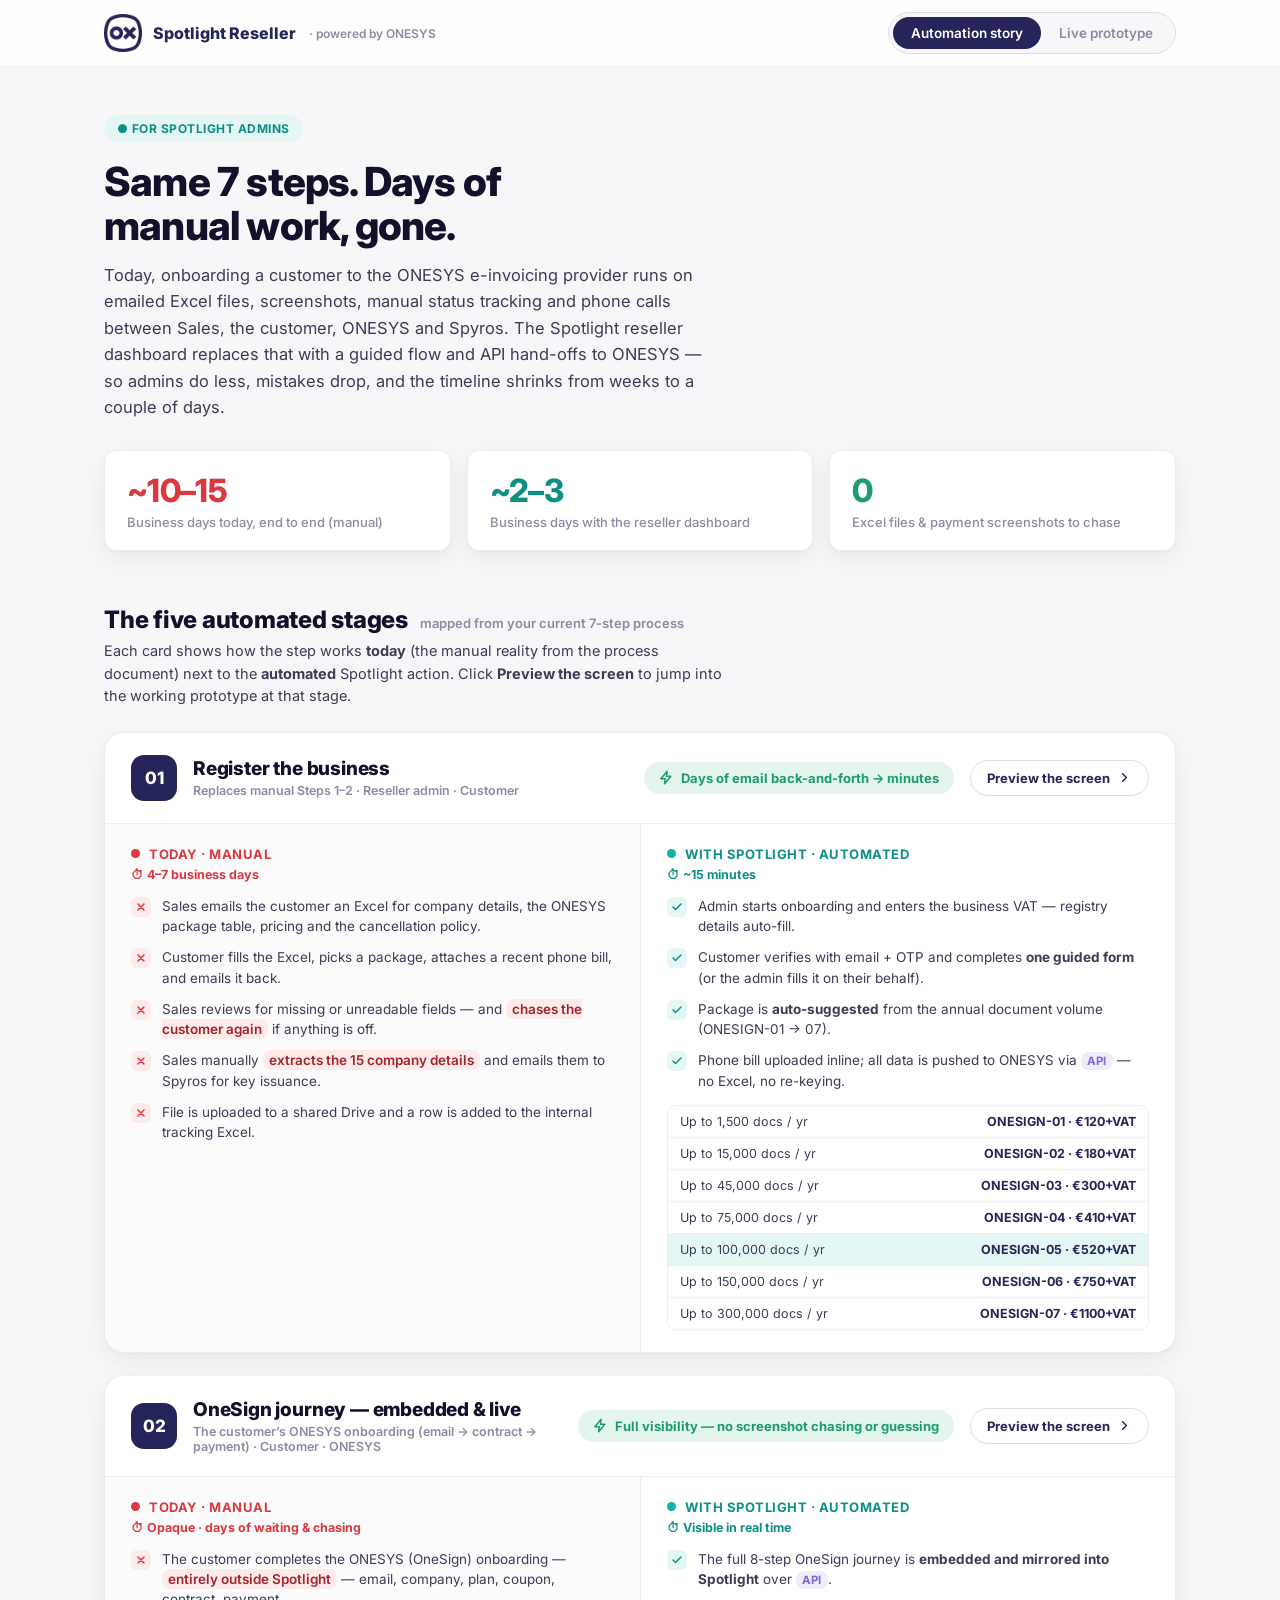
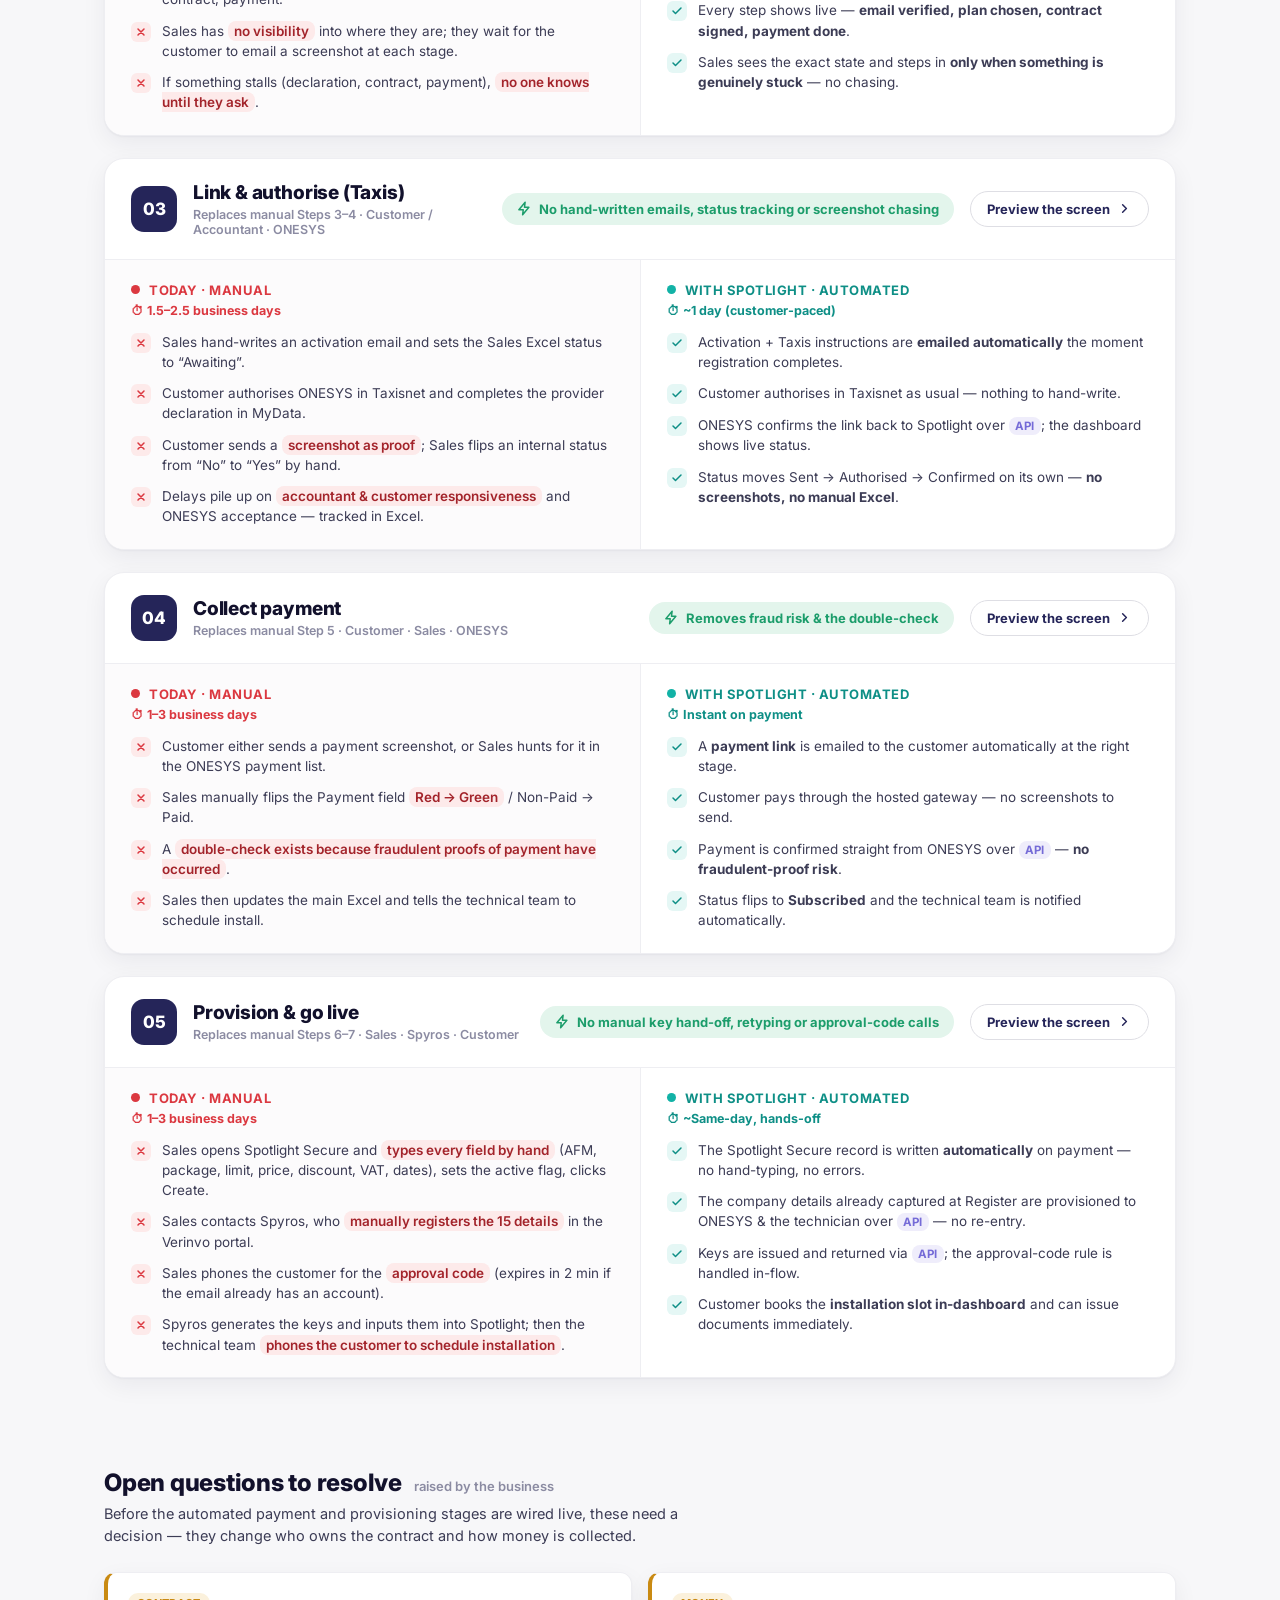
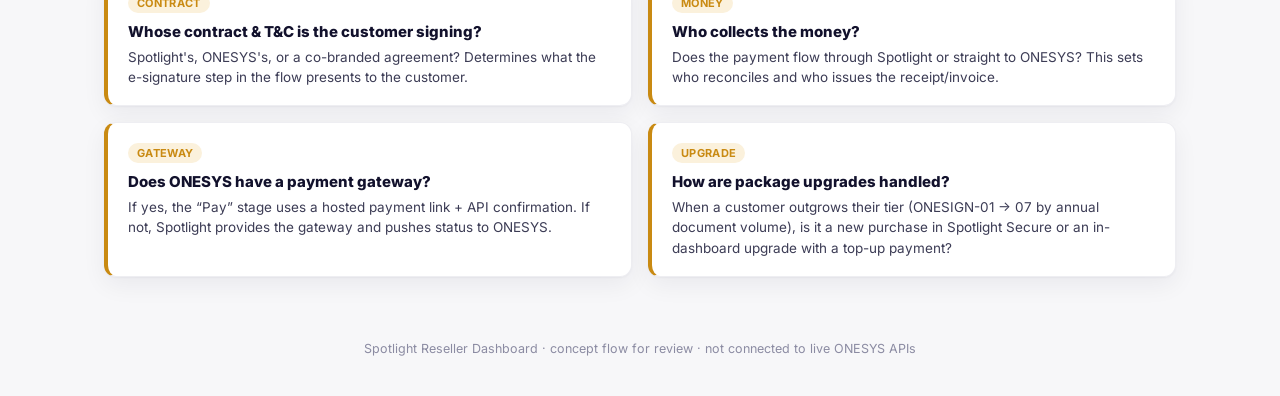
<file: reseller-flow/index.html>
<!doctype html>
<html lang="en">
<head>
<meta charset="UTF-8"/>
<meta name="viewport" content="width=device-width, initial-scale=1.0"/>
<title>Spotlight Reseller — Automation Flow</title>
<link rel="preconnect" href="https://fonts.googleapis.com">
<link rel="preconnect" href="https://fonts.gstatic.com" crossorigin>
<link href="https://fonts.googleapis.com/css2?family=Inter:wght@400;500;600;700;800&display=swap" rel="stylesheet">
<style>
:root{
  --navy:#252559;--ink:#12112c;--sec:#3c3c55;--mut:#8b8ba2;--dis:#b4b4c4;
  --line:#eeeef2;--line2:#dedee4;--bg:#f7f7f9;--panel:#fff;
  --teal:#12B2A6;--teal600:#0E8F86;--teal-bg:#e5f7f5;
  --purple:#756bd7;--purple-bg:#efedfb;
  --amber:#c98a12;--amber-bg:#fbf1dc;
  --green:#1c9d6b;--green-bg:#e3f5ec;
  --red:#db3840;--red-bg:#fdeaea;
  --blue:#3f6fd6;--blue-bg:#e8eefb;
  --r1:8px;--r2:12px;--r3:20px;--pill:40px;
  --sh:0 1px 2px rgba(20,18,44,.04),0 8px 24px rgba(20,18,44,.06);
}
*{box-sizing:border-box;margin:0;padding:0}
html,body{background:var(--bg);color:var(--ink);font-family:'Inter',system-ui,sans-serif;-webkit-font-smoothing:antialiased}
body{min-height:100vh}
a{color:inherit}
button{font-family:inherit;cursor:pointer}
svg{width:1em;height:1em}
.wrap{max-width:1120px;margin:0 auto;padding:0 24px}

/* ===== top bar ===== */
.top{position:sticky;top:0;z-index:40;background:rgba(255,255,255,.86);backdrop-filter:blur(10px);border-bottom:1px solid var(--line)}
.top .wrap{display:flex;align-items:center;gap:16px;height:66px}
.brand{display:flex;align-items:center;gap:11px;font-weight:800;font-size:16px;color:var(--navy)}
.blogo{width:38px;height:38px;flex:none}
.bsub{font-weight:600;font-size:12px;color:var(--mut);margin-left:2px}
.seg{margin-left:auto;display:flex;background:var(--bg);border:1px solid var(--line2);border-radius:var(--pill);padding:4px}
.seg button{border:0;background:none;font-weight:600;font-size:13.5px;color:var(--mut);padding:8px 18px;border-radius:var(--pill)}
.seg button.on{background:var(--navy);color:#fff}

/* ===== hero ===== */
.hero{padding:48px 0 20px}
.ey{display:inline-flex;align-items:center;gap:7px;font-size:12px;font-weight:700;letter-spacing:.04em;text-transform:uppercase;color:var(--teal600);background:var(--teal-bg);padding:6px 13px;border-radius:var(--pill)}
.hero h1{font-size:40px;line-height:1.1;font-weight:800;letter-spacing:-.02em;margin:18px 0 14px;max-width:16ch}
.hero p{font-size:16.5px;line-height:1.6;color:var(--sec);max-width:60ch}
.metrics{display:grid;grid-template-columns:repeat(3,1fr);gap:16px;margin-top:30px}
.metric{background:var(--panel);border:1px solid var(--line);border-radius:var(--r2);padding:20px 22px;box-shadow:var(--sh)}
.metric .k{font-size:32px;font-weight:800;letter-spacing:-.02em}
.metric .k.teal{color:var(--teal600)}.metric .k.red{color:var(--red)}.metric .k.green{color:var(--green)}
.metric .l{font-size:13px;color:var(--mut);margin-top:4px;font-weight:500}

/* ===== section ===== */
.sec{padding:34px 0}
.sec-h{display:flex;align-items:baseline;gap:12px;margin-bottom:6px}
.sec-h h2{font-size:24px;font-weight:800;letter-spacing:-.01em}
.sec-h .c{font-size:13px;color:var(--mut);font-weight:600}
.sec-sub{font-size:14.5px;color:var(--sec);margin-bottom:24px;max-width:70ch;line-height:1.55}

/* ===== stage card ===== */
.stage{background:var(--panel);border:1px solid var(--line);border-radius:var(--r3);box-shadow:var(--sh);margin-bottom:22px;overflow:hidden}
.stage-top{display:flex;align-items:center;gap:16px;padding:22px 26px;border-bottom:1px solid var(--line);flex-wrap:wrap}
.stage-n{width:46px;height:46px;flex:none;border-radius:13px;background:var(--navy);color:#fff;display:flex;align-items:center;justify-content:center;font-weight:800;font-size:17px}
.stage-tt{flex:1;min-width:180px}
.stage-tt h3{font-size:19px;font-weight:800;letter-spacing:-.01em}
.stage-tt .meta{font-size:12.5px;color:var(--mut);margin-top:3px;font-weight:600}
.savepill{display:inline-flex;align-items:center;gap:7px;background:var(--green-bg);color:var(--green);font-weight:700;font-size:13px;padding:8px 15px;border-radius:var(--pill);white-space:nowrap}
.savepill svg{width:15px;height:15px}
.previewbtn{border:1px solid var(--line2);background:var(--panel);color:var(--navy);font-weight:700;font-size:13px;padding:9px 16px;border-radius:var(--pill);display:inline-flex;align-items:center;gap:7px;white-space:nowrap}
.previewbtn:hover{background:var(--bg)}
.previewbtn svg{width:15px;height:15px}

.cols{display:grid;grid-template-columns:1fr 1fr;gap:0}
.col{padding:22px 26px}
.col.now{background:#fcfbfc}
.col.auto{border-left:1px solid var(--line)}
.col-h{display:flex;align-items:center;gap:9px;font-weight:700;font-size:13px;text-transform:uppercase;letter-spacing:.04em;margin-bottom:5px}
.col.now .col-h{color:var(--red)}
.col.auto .col-h{color:var(--teal600)}
.col-days{font-size:12.5px;font-weight:700;margin-bottom:14px}
.col.now .col-days{color:var(--red)}
.col.auto .col-days{color:var(--teal600)}
.dot{width:9px;height:9px;border-radius:50%;flex:none}
.now .dot{background:var(--red)}.auto .dot{background:var(--teal)}
ul.steps{list-style:none;display:flex;flex-direction:column;gap:11px}
ul.steps li{display:flex;gap:11px;font-size:13.5px;line-height:1.5;color:var(--sec)}
ul.steps li .ic{width:20px;height:20px;flex:none;border-radius:6px;display:flex;align-items:center;justify-content:center;margin-top:1px}
.now ul.steps li .ic{background:var(--red-bg);color:var(--red)}
.auto ul.steps li .ic{background:var(--teal-bg);color:var(--teal600)}
ul.steps li .ic svg{width:12px;height:12px}
.pain{background:var(--red-bg);color:#a3242b;border-radius:var(--r1);padding:2px 6px;font-weight:600}
.api{background:var(--purple-bg);color:var(--purple);border-radius:var(--r1);padding:2px 6px;font-weight:700;font-size:11.5px;letter-spacing:.02em}

/* package table */
.pkgtbl{margin-top:14px;border:1px solid var(--line);border-radius:var(--r1);overflow:hidden}
.pkgtbl div{display:flex;justify-content:space-between;padding:8px 12px;font-size:12.5px;border-bottom:1px solid var(--line)}
.pkgtbl div:last-child{border-bottom:0}
.pkgtbl div span:first-child{color:var(--sec)}
.pkgtbl div span:last-child{font-weight:700;color:var(--navy)}
.pkgtbl div.hl{background:var(--teal-bg)}

/* questions */
.qgrid{display:grid;grid-template-columns:1fr 1fr;gap:16px}
.qcard{background:var(--panel);border:1px solid var(--line);border-left:4px solid var(--amber);border-radius:var(--r2);padding:18px 20px;box-shadow:var(--sh)}
.qcard h4{font-size:15px;font-weight:800;margin-bottom:6px}
.qcard p{font-size:13.5px;color:var(--sec);line-height:1.5}
.qcard .tag{display:inline-block;font-size:11px;font-weight:700;color:var(--amber);background:var(--amber-bg);padding:3px 9px;border-radius:var(--pill);margin-bottom:9px;text-transform:uppercase;letter-spacing:.03em}

/* ===== prototype ===== */
.proto{padding:34px 0 60px}
.pshell{background:var(--panel);border:1px solid var(--line);border-radius:var(--r3);box-shadow:var(--sh);overflow:hidden;display:flex;min-height:620px}
.pside{width:230px;flex:none;background:#fbfbfd;border-right:1px solid var(--line);padding:22px 16px}
.pside .lab{font-size:11px;font-weight:700;text-transform:uppercase;letter-spacing:.05em;color:var(--mut);padding:0 8px;margin-bottom:12px}
.wf{display:flex;flex-direction:column;gap:2px}
.wf .st{display:flex;align-items:center;gap:12px;padding:11px 10px;border-radius:var(--r1);font-size:13.5px;font-weight:600;color:var(--mut);position:relative}
.wf .st .num{width:26px;height:26px;flex:none;border-radius:50%;border:2px solid var(--line2);display:flex;align-items:center;justify-content:center;font-size:12px;font-weight:700;background:var(--panel)}
.wf .st.done .num{background:var(--teal);border-color:var(--teal);color:#fff}
.wf .st.on{color:var(--navy);background:var(--panel);box-shadow:var(--sh)}
.wf .st.on .num{border-color:var(--navy);color:var(--navy)}
.wf .st:not(:last-child)::after{content:"";position:absolute;left:22px;top:38px;height:16px;width:2px;background:var(--line2)}
.wf .st.done:not(:last-child)::after{background:var(--teal)}
.pmain{flex:1;padding:30px 34px;display:flex;flex-direction:column;overflow:auto}
.pmain h3{font-size:21px;font-weight:800;letter-spacing:-.01em}
.pmain .lead{font-size:14px;color:var(--sec);margin:6px 0 22px;line-height:1.5}
.pbody{flex:1}
.field{margin-bottom:16px}
.field label{display:block;font-size:12.5px;font-weight:700;color:var(--sec);margin-bottom:6px}
.field input,.field select{width:100%;border:1px solid var(--line2);border-radius:var(--r1);padding:11px 13px;font-size:14px;font-family:inherit;background:var(--panel)}
.field input:focus{outline:none;border-color:var(--teal)}
.row2{display:grid;grid-template-columns:1fr auto;gap:10px;align-items:end}
.btn{border:0;border-radius:var(--pill);font-weight:700;font-size:14px;padding:12px 22px;display:inline-flex;align-items:center;gap:8px}
.btn-p{background:var(--teal);color:#fff}.btn-p:hover{background:var(--teal600)}
.btn-n{background:var(--navy);color:#fff}.btn-n:hover{filter:brightness(1.12)}
.btn-g{background:var(--panel);border:1px solid var(--line2);color:var(--navy)}.btn-g:hover{background:var(--bg)}
.btn:disabled{opacity:.45;cursor:not-allowed}
.btn svg{width:16px;height:16px;flex:none}
.pfoot{display:flex;justify-content:space-between;align-items:center;margin-top:24px;padding-top:20px;border-top:1px solid var(--line)}
.regcard{background:#fbfbfd;border:1px solid var(--line);border-radius:var(--r2);padding:16px 18px;margin-bottom:18px}
.regcard .rt{font-size:12px;font-weight:700;color:var(--teal600);text-transform:uppercase;letter-spacing:.04em;margin-bottom:12px;display:flex;align-items:center;gap:7px}
.rgrid{display:grid;grid-template-columns:1fr 1fr;gap:12px 24px}
.rgrid .r .k{font-size:11px;color:var(--mut);font-weight:600}
.rgrid .r .v{font-size:14px;font-weight:600;margin-top:2px}
.pkgs{display:grid;grid-template-columns:repeat(4,1fr);gap:12px;margin-bottom:6px}
.pkg{border:2px solid var(--line2);border-radius:var(--r2);padding:14px;text-align:center;position:relative}
.pkg.sel{border-color:var(--teal);background:var(--teal-bg)}
.pkg .pn{font-weight:800;font-size:16px}
.pkg .pv{font-size:11.5px;color:var(--mut);margin-top:3px}
.pkg .pp{font-size:14px;font-weight:700;margin-top:8px;color:var(--navy)}
.pkg .sug{position:absolute;top:-9px;left:50%;transform:translateX(-50%);background:var(--teal);color:#fff;font-size:9.5px;font-weight:700;padding:2px 8px;border-radius:var(--pill);white-space:nowrap;text-transform:uppercase;letter-spacing:.03em}
.seg2{display:inline-flex;background:var(--bg);border:1px solid var(--line2);border-radius:var(--pill);padding:3px;margin-bottom:18px}
.seg2 button{border:0;background:none;font-weight:600;font-size:13px;color:var(--mut);padding:8px 16px;border-radius:var(--pill)}
.seg2 button.on{background:var(--panel);color:var(--navy);box-shadow:var(--sh)}
.tl{display:flex;flex-direction:column;gap:0}
.tl .ev{display:flex;gap:14px;padding-bottom:22px;position:relative}
.tl .ev:not(:last-child)::after{content:"";position:absolute;left:13px;top:28px;bottom:0;width:2px;background:var(--line2)}
.tl .ev.done:not(:last-child)::after{background:var(--teal)}
.tl .ev .mk{width:28px;height:28px;flex:none;border-radius:50%;border:2px solid var(--line2);background:var(--panel);display:flex;align-items:center;justify-content:center}
.tl .ev.done .mk{background:var(--teal);border-color:var(--teal);color:#fff}
.tl .ev.live .mk{border-color:var(--teal);color:var(--teal);animation:pulse 1.4s infinite}
@keyframes pulse{0%,100%{box-shadow:0 0 0 0 rgba(18,178,166,.4)}50%{box-shadow:0 0 0 6px rgba(18,178,166,0)}}
.tl .ev .mk svg{width:15px;height:15px}
.tl .ev .tx .t{font-size:14px;font-weight:700}
.tl .ev .tx .s{font-size:12.5px;color:var(--mut);margin-top:2px}
.tl .ev .tx .api{margin-top:6px;display:inline-block}
.callout{background:var(--purple-bg);border-radius:var(--r2);padding:14px 16px;font-size:13px;color:#4b43a6;line-height:1.5;display:flex;gap:11px;margin-top:6px}
.callout svg{width:18px;height:18px;flex:none;color:var(--purple);margin-top:1px}
.paybox{border:1px solid var(--line);border-radius:var(--r2);padding:20px;background:#fbfbfd;text-align:center;max-width:340px;margin:0 auto}
.paybox .amt{font-size:30px;font-weight:800;letter-spacing:-.01em}
.paybox .desc{font-size:13px;color:var(--mut);margin:4px 0 16px}
.done-hero{text-align:center;padding:24px 0}
.done-hero .ring{width:74px;height:74px;border-radius:50%;background:var(--green-bg);color:var(--green);display:flex;align-items:center;justify-content:center;margin:0 auto 16px}
.done-hero .ring svg{width:38px;height:38px}
.done-hero h3{font-size:23px}
.done-hero p{font-size:14px;color:var(--sec);margin-top:8px;max-width:44ch;margin-left:auto;margin-right:auto;line-height:1.55}
.statusrow{display:inline-flex;align-items:center;gap:8px;background:var(--green-bg);color:var(--green);font-weight:700;font-size:14px;padding:9px 18px;border-radius:var(--pill);margin-top:18px}
.hide{display:none!important}
.note-sm{font-size:12px;color:var(--mut);margin-top:10px}
.foot{text-align:center;padding:30px 0 40px;color:var(--mut);font-size:12.5px}
/* ---- embedded OneSign journey ---- */
.osync{display:flex;align-items:center;gap:13px;background:linear-gradient(90deg,var(--teal-bg),#fff);border:1px solid #bfe9e5;border-radius:var(--r2);padding:12px 16px;margin-bottom:16px;flex-wrap:wrap}
.osync .lv{display:inline-flex;align-items:center;gap:7px;font-size:11px;font-weight:800;color:var(--teal600);text-transform:uppercase;letter-spacing:.04em;white-space:nowrap}
.osync .lv .d{width:8px;height:8px;border-radius:50%;background:var(--teal);animation:pulse 1.4s infinite}
.osync .tx{font-size:13px;color:var(--sec)}.osync .tx b{color:var(--ink)}
.osframe{border:1px solid var(--line2);border-radius:14px;overflow:hidden;box-shadow:var(--sh);background:#fff}
.oschrome{display:flex;align-items:center;gap:7px;padding:9px 13px;background:#f1f1f4;border-bottom:1px solid var(--line2)}
.oschrome .dt{width:11px;height:11px;border-radius:50%;background:#d0d0d8}
.oschrome .url{margin-left:10px;background:#fff;border-radius:20px;font-size:11px;color:var(--mut);padding:4px 12px;flex:1}
.osbody{padding:18px 20px}
.osbar2{display:flex;align-items:center;justify-content:space-between;margin-bottom:14px}
.oslogo{display:flex;align-items:center;gap:8px;font-weight:800;font-size:15px;color:#1f2a44;letter-spacing:.01em}
.oslogo svg{width:22px;height:22px}
.osblue{color:#2f8fd6}
.osstepper{display:flex;align-items:flex-start;margin:4px 0 18px}
.osstepper .sp{display:flex;flex-direction:column;align-items:center;gap:5px;flex:1;position:relative}
.osstepper .sp .cir{width:26px;height:26px;border-radius:50%;border:2px solid var(--line2);background:#fff;display:flex;align-items:center;justify-content:center;font-size:11px;font-weight:700;color:var(--mut);z-index:2}
.osstepper .sp.done .cir{background:#2f8fd6;border-color:#2f8fd6;color:#fff}
.osstepper .sp.on .cir{border-color:#2f8fd6;color:#2f8fd6}
.osstepper .sp .cir svg{width:13px;height:13px}
.osstepper .sp .nm{font-size:10px;font-weight:600;color:var(--mut);text-align:center}
.osstepper .sp.on .nm,.osstepper .sp.done .nm{color:#1f2a44}
.osstepper .sp:not(:last-child)::after{content:"";position:absolute;top:13px;left:50%;width:100%;height:2px;background:var(--line2);z-index:1}
.osstepper .sp.done:not(:last-child)::after{background:#2f8fd6}
.oscols{display:grid;grid-template-columns:1fr 232px;gap:16px}
.oscard{border:1px solid var(--line);border-radius:10px;padding:16px}
.oscard h5{font-size:15px;font-weight:800;margin-bottom:3px}
.oscard .sub{font-size:12px;color:var(--mut);margin-bottom:14px}
.osfield{margin-bottom:12px}
.osfield label{display:block;font-size:11px;font-weight:600;color:var(--sec);margin-bottom:5px}
.osfield .fake{width:100%;border:1px solid var(--line2);border-radius:7px;padding:9px 11px;font-size:12.5px;background:#fff;color:var(--sec)}
.osbtn{background:#2f8fd6;color:#fff;border:0;border-radius:7px;font-weight:700;font-size:12.5px;padding:9px 16px;cursor:default}
.osbtn.wide{width:100%}
.osprog{border:1px solid var(--line);border-radius:10px;padding:14px;align-self:start}
.osprog .ph{font-size:13px;font-weight:800;margin-bottom:10px}
.osprog .pr{display:flex;justify-content:space-between;font-size:11px;color:var(--mut);margin-bottom:6px}
.osprog .bar{height:5px;border-radius:4px;background:var(--bg);overflow:hidden;margin-bottom:8px}
.osprog .bar i{display:block;height:100%;background:#2f8fd6;transition:width .3s}
.osli{display:flex;align-items:center;justify-content:space-between;gap:8px;padding:7px 0;border-top:1px solid var(--line);font-size:12px}
.osli .nm{font-weight:600;color:var(--sec)}
.ospill{font-size:9.5px;font-weight:700;padding:2px 8px;border-radius:20px;text-transform:uppercase;letter-spacing:.02em;white-space:nowrap}
.ospill.ok{background:var(--green-bg);color:var(--green)}
.ospill.pend{background:var(--amber-bg);color:var(--amber)}
.ospill.wait{background:var(--bg);color:var(--dis)}
.ostot{display:flex;justify-content:space-between;font-size:14px;font-weight:800;margin-top:10px;padding-top:10px;border-top:2px solid var(--line2)}
.osplans{display:grid;grid-template-columns:1fr 1fr;gap:8px}
.osplan{border:1.5px solid var(--line2);border-radius:8px;padding:9px;font-size:11px;position:relative}
.osplan.sel{border-color:#2f8fd6;background:#eaf4fc}
.osplan .pnm{font-weight:800;font-size:11.5px}
.osplan .pft{color:var(--mut);margin:2px 0}
.osplan .ppr{font-weight:800;color:#1f2a44}
.osplan .sl{position:absolute;top:-8px;right:8px;background:#2f8fd6;color:#fff;font-size:8px;font-weight:700;padding:2px 7px;border-radius:20px;text-transform:uppercase}
.osadv{display:flex;gap:10px;align-items:center;margin-top:14px;flex-wrap:wrap}
.osdoc{border:1px solid var(--line);border-radius:8px;padding:14px;font-size:11.5px;line-height:1.7;color:var(--sec);max-height:170px;overflow:auto;background:#fafafa}
.osdoc .rd{color:#c0392b;font-weight:600}
/* story preview strip */
.embedcard{background:var(--panel);border:1px solid var(--line);border-radius:var(--r3);box-shadow:var(--sh);padding:28px;display:grid;grid-template-columns:1.1fr .9fr;gap:28px;align-items:center}
.embedcard h3{font-size:22px;font-weight:800;letter-spacing:-.01em;margin-bottom:10px}
.embedcard p{font-size:14.5px;color:var(--sec);line-height:1.6;margin-bottom:18px}
.embedcard .mini{border:1px solid var(--line2);border-radius:12px;overflow:hidden;box-shadow:var(--sh)}
.chips{display:flex;flex-wrap:wrap;gap:7px;margin-bottom:20px}
.chips span{font-size:11.5px;font-weight:600;color:var(--sec);background:var(--bg);border:1px solid var(--line2);padding:5px 11px;border-radius:20px}
@media(max-width:640px){.oscols{grid-template-columns:1fr}.osstepper .sp .nm{display:none}}
@media(max-width:860px){.embedcard{grid-template-columns:1fr}}
/* ---- reseller register (prototype landing) ---- */
.pill{display:inline-flex;align-items:center;font-size:12px;font-weight:700;padding:4px 12px;border-radius:var(--pill);white-space:nowrap}
.pill-blue{background:var(--blue-bg);color:var(--blue)}
.pill-purple{background:var(--purple-bg);color:var(--purple)}
.pill-amber{background:var(--amber-bg);color:var(--amber)}
.pill-green{background:var(--green-bg);color:var(--green)}
.rvhead{display:flex;justify-content:space-between;align-items:flex-end;gap:16px;margin-bottom:20px;flex-wrap:wrap}
.rvhead h2{font-size:24px;font-weight:800;letter-spacing:-.01em}
.rvhead p{color:var(--sec);font-size:14px;margin-top:5px;max-width:60ch;line-height:1.5}
.kpis{display:grid;grid-template-columns:repeat(4,1fr);gap:14px;margin-bottom:20px}
.kpi{background:var(--panel);border:1px solid var(--line);border-radius:var(--r2);padding:16px 18px;box-shadow:var(--sh)}
.kpi .k{font-size:26px;font-weight:800;letter-spacing:-.01em}
.kpi .k.amber{color:var(--amber)}.kpi .k.green{color:var(--green)}.kpi .k.purple{color:var(--purple)}
.kpi .l{font-size:12.5px;color:var(--mut);margin-top:3px;font-weight:500}
.rtable{background:var(--panel);border:1px solid var(--line);border-radius:var(--r3);box-shadow:var(--sh);overflow-x:auto}
.rtable table{width:100%;border-collapse:collapse;min-width:860px}
.rtable th{text-align:left;font-size:11px;font-weight:700;text-transform:uppercase;letter-spacing:.04em;color:var(--mut);padding:14px 16px;border-bottom:1px solid var(--line);white-space:nowrap}
.rtable td{padding:14px 16px;border-bottom:1px solid var(--line);font-size:13.5px;vertical-align:middle}
.rtable tbody tr{cursor:pointer;transition:background .12s}
.rtable tbody tr:hover{background:#fbfbfd}
.rtable tbody tr:last-child td{border-bottom:0}
.namecell{display:flex;align-items:center;gap:11px}
.av{width:38px;height:38px;flex:none;border-radius:50%;background:var(--navy);color:#fff;display:flex;align-items:center;justify-content:center;font-size:12px;font-weight:700;text-transform:uppercase}
.av.lg{width:46px;height:46px;font-size:15px}
.nn{font-weight:700;font-size:14px}
.csub{font-size:12px;color:var(--mut)}
.csub2{font-size:12.5px;color:var(--sec)}
.days{font-weight:700;color:var(--sec)}
.chev-r{color:var(--dis)}
/* 15-details groups */
.detintro{font-size:13px;font-weight:800;margin:2px 0 12px;display:flex;align-items:center;gap:9px;flex-wrap:wrap}
.detintro .cnt{font-size:11px;font-weight:700;color:var(--teal600);background:var(--teal-bg);padding:3px 10px;border-radius:20px}
.detg{border:1px solid var(--line);border-radius:var(--r2);margin-bottom:12px;overflow:hidden}
.detg-h{display:flex;align-items:center;justify-content:space-between;gap:10px;padding:10px 14px;background:#fbfbfd;border-bottom:1px solid var(--line);font-size:13px;font-weight:800}
.detg-b{padding:4px 14px}
.detr{display:flex;justify-content:space-between;gap:16px;padding:8px 0;border-bottom:1px solid var(--line);font-size:12.5px}
.detr:last-child{border-bottom:0}
.dk{color:var(--mut)}.dv{font-weight:600;text-align:right;color:var(--ink)}
.detg.mand{border-color:#f0d59a}.detg.mand .detg-h{background:var(--amber-bg);color:#8a5d0a}
.detnote{font-size:11.5px;color:var(--amber);background:var(--amber-bg);border-radius:8px;padding:9px 12px;margin-top:2px;line-height:1.45}
/* wizard back bar */
.pbar{display:flex;align-items:center;gap:14px;margin-bottom:16px}
.pbar-t{font-weight:800;font-size:16px}
/* drawer */
.scrim{position:fixed;inset:0;background:rgba(20,18,44,.42);z-index:60;animation:fade .2s}
@keyframes fade{from{opacity:0}to{opacity:1}}
.drawer{position:fixed;top:0;right:0;bottom:0;width:580px;max-width:94vw;background:var(--bg);z-index:61;box-shadow:-8px 0 44px rgba(20,18,44,.2);display:flex;flex-direction:column;animation:slide .24s ease}
@keyframes slide{from{transform:translateX(34px);opacity:.5}to{transform:none;opacity:1}}
.dwhead{display:flex;align-items:center;justify-content:space-between;gap:12px;padding:20px 22px;background:var(--panel);border-bottom:1px solid var(--line)}
.xbtn{border:1px solid var(--line2);background:var(--panel);width:34px;height:34px;flex:none;border-radius:10px;font-size:15px;color:var(--sec)}
.xbtn:hover{background:var(--bg)}
.dwbody{padding:20px 22px 40px;overflow:auto}
.dwsec{font-size:12px;font-weight:700;text-transform:uppercase;letter-spacing:.04em;color:var(--mut);margin:4px 0 12px;display:flex;align-items:center;gap:8px}
.lvtag{color:var(--teal600);font-weight:800;font-size:10px;letter-spacing:.02em}
.vstep{margin-bottom:24px;background:var(--panel);border:1px solid var(--line);border-radius:var(--r2);padding:6px 16px}
.vs{display:flex;align-items:center;gap:12px;padding:11px 0;font-size:13.5px;font-weight:600;color:var(--mut)}
.vs:not(:last-child){border-bottom:1px solid var(--line)}
.vs .vn{width:24px;height:24px;flex:none;border-radius:50%;border:2px solid var(--line2);display:flex;align-items:center;justify-content:center;font-size:11px;font-weight:700;background:var(--panel)}
.vs.done{color:var(--ink)}.vs.done .vn{background:var(--teal);border-color:var(--teal);color:#fff}
.vs.on{color:var(--navy)}.vs.on .vn{border-color:var(--navy);color:var(--navy)}
.vs .vt{flex:1}.vs .vtag{font-size:10.5px;font-weight:700;color:var(--teal600);background:var(--teal-bg);padding:2px 8px;border-radius:20px}
.emptyj{background:var(--panel);border:1px dashed var(--line2);border-radius:var(--r2);padding:26px;text-align:center;color:var(--mut);font-size:13px}
.dwctrl{margin-top:18px;background:var(--panel);border:1px solid var(--line);border-radius:var(--r2);padding:14px}
.dwctrl-row{display:flex;gap:10px}
.dwctrl-row+.dwctrl-row{margin-top:10px}
.dwctrl-row .btn{flex:1;justify-content:center;padding:11px 14px;font-size:13.5px}
.dwctrl .note-sm{text-align:center;margin-top:10px}
/* Register sub-flow */
.substep{display:flex;gap:8px;margin-bottom:20px;flex-wrap:wrap}
.substep .ss{display:flex;align-items:center;gap:8px;font-size:12px;font-weight:700;color:var(--mut);background:var(--bg);border:1px solid var(--line2);padding:7px 13px;border-radius:var(--pill)}
.substep .ss .n{width:18px;height:18px;flex:none;border-radius:50%;background:var(--line2);color:#fff;display:flex;align-items:center;justify-content:center;font-size:10px}
.substep .ss .n svg{width:11px;height:11px}
.substep .ss.done{color:var(--teal600);background:var(--teal-bg);border-color:#bfe9e5}
.substep .ss.done .n{background:var(--teal)}
.substep .ss.on{color:var(--navy);background:var(--panel);border-color:var(--navy);box-shadow:var(--sh)}
.substep .ss.on .n{background:var(--navy)}
.email{border:1px solid var(--line2);border-radius:var(--r2);overflow:hidden;box-shadow:var(--sh)}
.email-h{background:#fbfbfd;border-bottom:1px solid var(--line);padding:14px 18px}
.email-h .subj{font-weight:800;font-size:15px}
.email-h .meta{font-size:12px;color:var(--mut);margin-top:3px}
.email-b{padding:18px}
.email-b p{font-size:13.5px;line-height:1.6;color:var(--sec);margin:0 0 12px}
.email-cta{display:inline-block;background:var(--teal);color:#fff;font-weight:700;font-size:13.5px;padding:11px 22px;border-radius:var(--pill);margin:4px 0}
.email-list{list-style:none;margin:0 0 14px;padding:0}
.email-list li{display:flex;gap:9px;font-size:13px;color:var(--sec);padding:6px 0;border-bottom:1px solid var(--line)}
.email-list li:last-child{border-bottom:0}
.email-list li b{color:var(--ink)}
.email-list .num{width:20px;height:20px;flex:none;border-radius:50%;background:var(--teal-bg);color:var(--teal600);font-weight:700;font-size:11px;display:flex;align-items:center;justify-content:center}
.otp{display:flex;gap:10px;justify-content:center;margin:20px 0}
.otp span{width:44px;height:52px;border:1.5px solid var(--line2);border-radius:10px;display:flex;align-items:center;justify-content:center;font-size:22px;font-weight:800;color:var(--navy)}
.otp span.f{border-color:var(--teal);background:var(--teal-bg)}
.clientframe{border:1px dashed var(--line2);border-radius:var(--r2);padding:20px;background:#fbfbfd;text-align:center}
.clientframe .tag{display:inline-block;font-size:10.5px;font-weight:700;color:var(--purple);background:var(--purple-bg);padding:3px 11px;border-radius:20px;margin-bottom:6px}
.backupbar{display:flex;align-items:center;gap:12px;justify-content:space-between;background:var(--amber-bg);border:1px solid #f0d59a;border-radius:var(--r2);padding:12px 16px;margin:0 0 16px;flex-wrap:wrap}
.backupbar .t{font-size:13px;color:#8a5d0a;font-weight:600;flex:1;min-width:180px}
.backupbar .btn{padding:9px 16px;font-size:13px}
@media(max-width:640px){.kpis{grid-template-columns:1fr 1fr}}
@media(max-width:860px){
  .cols{grid-template-columns:1fr}.col.auto{border-left:0;border-top:1px solid var(--line)}
  .metrics{grid-template-columns:1fr}.qgrid{grid-template-columns:1fr}
  .hero h1{font-size:30px}.pshell{flex-direction:column}.pside{width:100%;border-right:0;border-bottom:1px solid var(--line)}
  .wf{flex-direction:row;overflow:auto}.wf .st:not(:last-child)::after{display:none}
  .pkgs{grid-template-columns:1fr 1fr}
}
</style>
</head>
<body>
<div class="top"><div class="wrap">
  <div class="brand"><img class="blogo" src="../ox-home/ox-logo.png" alt="OX" onerror="this.style.display='none'">Spotlight Reseller<span class="bsub">· powered by ONESYS</span></div>
  <div class="seg">
    <button id="tabStory" class="on" onclick="setMode('story')">Automation story</button>
    <button id="tabProto" onclick="openRegister()">Live prototype</button>
  </div>
</div></div>

<!-- ============ STORY ============ -->
<main id="story">
  <section class="hero"><div class="wrap">
    <span class="ey">● For Spotlight admins</span>
    <h1>Same 7 steps. Days of manual work, gone.</h1>
    <p>Today, onboarding a customer to the ONESYS e-invoicing provider runs on emailed Excel files, screenshots, manual status tracking and phone calls between Sales, the customer, ONESYS and Spyros. The Spotlight reseller dashboard replaces that with a guided flow and API hand-offs to ONESYS — so admins do less, mistakes drop, and the timeline shrinks from weeks to a couple of days.</p>
    <div class="metrics">
      <div class="metric"><div class="k red">~10–15</div><div class="l">Business days today, end to end (manual)</div></div>
      <div class="metric"><div class="k teal">~2–3</div><div class="l">Business days with the reseller dashboard</div></div>
      <div class="metric"><div class="k green">0</div><div class="l">Excel files & payment screenshots to chase</div></div>
    </div>
  </div></section>

  <section class="sec"><div class="wrap">
    <div class="sec-h"><h2>The five automated stages</h2><span class="c">mapped from your current 7-step process</span></div>
    <p class="sec-sub">Each card shows how the step works <b>today</b> (the manual reality from the process document) next to the <b>automated</b> Spotlight action. Click <b>Preview the screen</b> to jump into the working prototype at that stage.</p>
    <div id="stageList"></div>
  </div></section>

  <section class="sec"><div class="wrap">
    <div class="sec-h"><h2>Open questions to resolve</h2><span class="c">raised by the business</span></div>
    <p class="sec-sub">Before the automated payment and provisioning stages are wired live, these need a decision — they change who owns the contract and how money is collected.</p>
    <div class="qgrid">
      <div class="qcard"><span class="tag">Contract</span><h4>Whose contract & T&C is the customer signing?</h4><p>Spotlight's, ONESYS's, or a co-branded agreement? Determines what the e-signature step in the flow presents to the customer.</p></div>
      <div class="qcard"><span class="tag">Money</span><h4>Who collects the money?</h4><p>Does the payment flow through Spotlight or straight to ONESYS? This sets who reconciles and who issues the receipt/invoice.</p></div>
      <div class="qcard"><span class="tag">Gateway</span><h4>Does ONESYS have a payment gateway?</h4><p>If yes, the “Pay” stage uses a hosted payment link + API confirmation. If not, Spotlight provides the gateway and pushes status to ONESYS.</p></div>
      <div class="qcard"><span class="tag">Upgrade</span><h4>How are package upgrades handled?</h4><p>When a customer outgrows their tier (ONESIGN-01 → 07 by annual document volume), is it a new purchase in Spotlight Secure or an in-dashboard upgrade with a top-up payment?</p></div>
    </div>
  </div></section>
  <div class="foot">Spotlight Reseller Dashboard · concept flow for review · not connected to live ONESYS APIs</div>
</main>

<!-- ============ PROTOTYPE ============ -->
<main id="proto" class="hide">
  <section class="proto"><div class="wrap" id="protoWrap"></div></section>
</main>

<script>
const IC={
  chev:'<svg viewBox="0 0 24 24" fill="none" stroke="currentColor" stroke-width="2.4" stroke-linecap="round" stroke-linejoin="round"><path d="m9 18 6-6-6-6"/></svg>',
  check:'<svg viewBox="0 0 24 24" fill="none" stroke="currentColor" stroke-width="3" stroke-linecap="round" stroke-linejoin="round"><path d="M20 6 9 17l-5-5"/></svg>',
  x:'<svg viewBox="0 0 24 24" fill="none" stroke="currentColor" stroke-width="3" stroke-linecap="round" stroke-linejoin="round"><path d="M18 6 6 18M6 6l12 12"/></svg>',
  clock:'<svg viewBox="0 0 24 24" fill="none" stroke="currentColor" stroke-width="2.4" stroke-linecap="round" stroke-linejoin="round"><circle cx="12" cy="12" r="9"/><path d="M12 7v5l3 2"/></svg>',
  bolt:'<svg viewBox="0 0 24 24" fill="none" stroke="currentColor" stroke-width="2.4" stroke-linecap="round" stroke-linejoin="round"><path d="M13 2 3 14h7l-1 8 10-12h-7l1-8Z"/></svg>',
  mail:'<svg viewBox="0 0 24 24" fill="none" stroke="currentColor" stroke-width="2.2" stroke-linecap="round" stroke-linejoin="round"><rect x="3" y="5" width="18" height="14" rx="2"/><path d="m3 7 9 6 9-6"/></svg>',
  info:'<svg viewBox="0 0 24 24" fill="none" stroke="currentColor" stroke-width="2.2" stroke-linecap="round" stroke-linejoin="round"><circle cx="12" cy="12" r="9"/><path d="M12 11v5M12 8h.01"/></svg>',
  down:'<svg viewBox="0 0 24 24" fill="none" stroke="currentColor" stroke-width="2.4" stroke-linecap="round" stroke-linejoin="round"><path d="M12 5v14M19 12l-7 7-7-7"/></svg>'
};

/* ---- stage data (from the current 7-step process doc) ---- */
/* real ONESYS/ONESIGN package catalogue (annual, + VAT) */
const PACKAGES=[
 {code:'ONESIGN-01',docs:'1,500',price:120},
 {code:'ONESIGN-02',docs:'15,000',price:180},
 {code:'ONESIGN-03',docs:'45,000',price:300},
 {code:'ONESIGN-04',docs:'75,000',price:410},
 {code:'ONESIGN-05',docs:'100,000',price:520},
 {code:'ONESIGN-06',docs:'150,000',price:750},
 {code:'ONESIGN-07',docs:'300,000',price:1100}
];
const VATRATE=0.24;
function eur(n){return '€'+n.toLocaleString('en-US',{minimumFractionDigits:2,maximumFractionDigits:2});}

const STAGES=[
 {n:'01',title:'Register the business',maps:'Replaces manual Steps 1–2',who:'Reseller admin · Customer',
  nowDays:'4–7 business days',autoDays:'~15 minutes',saved:'Days of email back-and-forth → minutes',proto:0,
  now:[
   'Sales emails the customer an Excel for company details, the ONESYS package table, pricing and the cancellation policy.',
   'Customer fills the Excel, picks a package, attaches a recent phone bill, and emails it back.',
   ['Sales reviews for missing or unreadable fields — and ',{p:'chases the customer again'},' if anything is off.'],
   ['Sales manually ',{p:'extracts the 15 company details'},' and emails them to Spyros for key issuance.'],
   'File is uploaded to a shared Drive and a row is added to the internal tracking Excel.'
  ],
  auto:[
   'Admin starts onboarding and enters the business VAT — registry details auto-fill.',
   ['Customer verifies with email + OTP and completes ',{b:'one guided form'},' (or the admin fills it on their behalf).'],
   ['Package is ',{b:'auto-suggested'},' from the annual document volume (ONESIGN-01 → 07).'],
   ['Phone bill uploaded inline; all data is pushed to ONESYS via ',{api:'API'},' — no Excel, no re-keying.']
  ],pkg:true},

 {n:'02',title:'OneSign journey — embedded & live',maps:'The customer’s ONESYS onboarding (email → contract → payment)',who:'Customer · ONESYS',
  nowDays:'Opaque · days of waiting & chasing',autoDays:'Visible in real time',saved:'Full visibility — no screenshot chasing or guessing',proto:1,
  now:[
   ['The customer completes the ONESYS (OneSign) onboarding — ',{p:'entirely outside Spotlight'},' — email, company, plan, coupon, contract, payment.'],
   ['Sales has ',{p:'no visibility'},' into where they are; they wait for the customer to email a screenshot at each stage.'],
   ['If something stalls (declaration, contract, payment), ',{p:'no one knows until they ask'},'.']
  ],
  auto:[
   ['The full 8-step OneSign journey is ',{b:'embedded and mirrored into Spotlight'},' over ',{api:'API'},'.'],
   ['Every step shows live — ',{b:'email verified, plan chosen, contract signed, payment done'},'.'],
   ['Sales sees the exact state and steps in ',{b:'only when something is genuinely stuck'},' — no chasing.']
  ]},

 {n:'03',title:'Link & authorise (Taxis)',maps:'Replaces manual Steps 3–4',who:'Customer / Accountant · ONESYS',
  nowDays:'1.5–2.5 business days',autoDays:'~1 day (customer-paced)',saved:'No hand-written emails, status tracking or screenshot chasing',proto:2,
  now:[
   'Sales hand-writes an activation email and sets the Sales Excel status to “Awaiting”.',
   'Customer authorises ONESYS in Taxisnet and completes the provider declaration in MyData.',
   ['Customer sends a ',{p:'screenshot as proof'},'; Sales flips an internal status from “No” to “Yes” by hand.'],
   ['Delays pile up on ',{p:'accountant & customer responsiveness'},' and ONESYS acceptance — tracked in Excel.']
  ],
  auto:[
   ['Activation + Taxis instructions are ',{b:'emailed automatically'},' the moment registration completes.'],
   'Customer authorises in Taxisnet as usual — nothing to hand-write.',
   ['ONESYS confirms the link back to Spotlight over ',{api:'API'},'; the dashboard shows live status.'],
   ['Status moves Sent → Authorised → Confirmed on its own — ',{b:'no screenshots, no manual Excel'},'.']
  ]},

 {n:'04',title:'Collect payment',maps:'Replaces manual Step 5',who:'Customer · Sales · ONESYS',
  nowDays:'1–3 business days',autoDays:'Instant on payment',saved:'Removes fraud risk & the double-check',proto:3,
  now:[
   'Customer either sends a payment screenshot, or Sales hunts for it in the ONESYS payment list.',
   ['Sales manually flips the Payment field ',{p:'Red → Green'},' / Non-Paid → Paid.'],
   ['A ',{p:'double-check exists because fraudulent proofs of payment have occurred'},'.'],
   'Sales then updates the main Excel and tells the technical team to schedule install.'
  ],
  auto:[
   ['A ',{b:'payment link'},' is emailed to the customer automatically at the right stage.'],
   'Customer pays through the hosted gateway — no screenshots to send.',
   ['Payment is confirmed straight from ONESYS over ',{api:'API'},' — ',{b:'no fraudulent-proof risk'},'.'],
   ['Status flips to ',{b:'Subscribed'},' and the technical team is notified automatically.']
  ]},

 {n:'05',title:'Provision & go live',maps:'Replaces manual Steps 6–7',who:'Sales · Spyros · Customer',
  nowDays:'1–3 business days',autoDays:'~Same-day, hands-off',saved:'No manual key hand-off, retyping or approval-code calls',proto:4,
  now:[
   ['Sales opens Spotlight Secure and ',{p:'types every field by hand'},' (AFM, package, limit, price, discount, VAT, dates), sets the active flag, clicks Create.'],
   ['Sales contacts Spyros, who ',{p:'manually registers the 15 details'},' in the Verinvo portal.'],
   ['Sales phones the customer for the ',{p:'approval code'},' (expires in 2 min if the email already has an account).'],
   ['Spyros generates the keys and inputs them into Spotlight; then the technical team ',{p:'phones the customer to schedule installation'},'.']
  ],
  auto:[
   ['The Spotlight Secure record is written ',{b:'automatically'},' on payment — no hand-typing, no errors.'],
   ['The company details already captured at Register are provisioned to ONESYS & the technician over ',{api:'API'},' — no re-entry.'],
   ['Keys are issued and returned via ',{api:'API'},'; the approval-code rule is handled in-flow.'],
   ['Customer books the ',{b:'installation slot in-dashboard'},' and can issue documents immediately.']
  ]}
];

function frag(part){
  if(typeof part==='string')return part;
  if(part.p)return '<span class="pain">'+part.p+'</span>';
  if(part.b)return '<b>'+part.b+'</b>';
  if(part.api)return '<span class="api">'+part.api+'</span>';
  return '';
}
function line(item){ return Array.isArray(item)? item.map(frag).join('') : frag(item); }

const PKG=`<div class="pkgtbl">${PACKAGES.map(p=>`
  <div class="${p.code==='ONESIGN-05'?'hl':''}"><span>Up to ${p.docs} docs / yr</span><span>${p.code} · €${p.price}+VAT</span></div>`).join('')}</div>`;

function renderStages(){
  document.getElementById('stageList').innerHTML=STAGES.map((s,i)=>`
  <div class="stage">
    <div class="stage-top">
      <div class="stage-n">${s.n}</div>
      <div class="stage-tt"><h3>${s.title}</h3><div class="meta">${s.maps} · ${s.who}</div></div>
      <div class="savepill">${IC.bolt}${s.saved}</div>
      <button class="previewbtn" onclick="openProto(${s.proto})">Preview the screen ${IC.chev}</button>
    </div>
    <div class="cols">
      <div class="col now">
        <div class="col-h"><span class="dot"></span>Today · manual</div>
        <div class="col-days">${IC_days(s.nowDays)}</div>
        <ul class="steps">${s.now.map(it=>`<li><span class="ic">${IC.x}</span><span>${line(it)}</span></li>`).join('')}</ul>
      </div>
      <div class="col auto">
        <div class="col-h"><span class="dot"></span>With Spotlight · automated</div>
        <div class="col-days">${IC_days(s.autoDays)}</div>
        <ul class="steps">${s.auto.map(it=>`<li><span class="ic">${IC.check}</span><span>${line(it)}</span></li>`).join('')}</ul>
        ${s.pkg?PKG:''}
      </div>
    </div>
  </div>`).join('');
}
function IC_days(t){return `⏱ ${t}`;}

/* ---------- mode switch ---------- */
function setMode(m){
  document.getElementById('story').classList.toggle('hide',m!=='story');
  document.getElementById('proto').classList.toggle('hide',m!=='proto');
  document.getElementById('tabStory').classList.toggle('on',m==='story');
  document.getElementById('tabProto').classList.toggle('on',m==='proto');
  if(m==='proto')renderProto();
  window.scrollTo(0,0);
}
function openProto(step){ pStep=step; _max=Math.max(_max,step); regSub=0; regFillBy='client'; protoView='wizard'; setMode('proto'); }

/* ---------- prototype ---------- */
let pStep=0;
const WF=['Register','OneSign journey','Link & authorise','Payment','Provision & live'];
let payMode='link', fillMode='self', pkgSel=1, osStep=0;
let regSub=0, regFillBy='client';
const LAST=WF.length-1;
let protoView='register', drawerClient=null;

/* ---- reseller clients (dashboard listing) ---- */
const RC=[
 {name:'Blue Wave Travel O.E.',vat:'800010000',city:'Rhodes',by:'Assisted',stage:1,os:5,pkg:'ONESIGN-05',owner:'Maria K.',days:'2d'},
 {name:'Olympus Retail I.K.E.',vat:'800567123',city:'Thessaloniki',by:'Self',stage:1,os:2,pkg:'ONESIGN-01',owner:'Sales team',days:'1d'},
 {name:'Aegean Foods A.E.',vat:'094512377',city:'Piraeus',by:'Assisted',stage:0,os:0,pkg:'—',owner:'Sales team',days:'1d'},
 {name:'Ionian Logistics O.E.',vat:'800245190',city:'Patras',by:'Self',stage:2,os:7,pkg:'ONESIGN-02',owner:'Eleni T.',days:'3d'},
 {name:'Meltemi Hotels A.E.',vat:'998120044',city:'Santorini',by:'Assisted',stage:3,os:7,pkg:'ONESIGN-07',owner:'Maria K.',days:'4d'},
 {name:'Κτήμα Νεμέας Ε.Π.Ε.',vat:'557225081',city:'Nemea',by:'Self',stage:4,os:7,pkg:'ONESIGN-03',owner:'Nikos P.',days:'—'}
];
const STG=[
 {t:'Registering',cls:'pill-blue'},
 {t:'OneSign journey',cls:'pill-purple'},
 {t:'Linking · Taxis',cls:'pill-amber'},
 {t:'Awaiting payment',cls:'pill-amber'},
 {t:'Live',cls:'pill-green'}
];
function initials(n){return n.replace(/[^A-Za-zΑ-Ωα-ω ]/g,'').trim().split(/\s+/).slice(0,2).map(w=>w[0]).join('');}
function progressText(c){
  if(c.stage===1) return `Step ${c.os+1}/8 · ${OSLABELS[c.os]}`;
  return ['Awaiting customer form','','Taxis authorisation confirmed','Payment link sent','Live · issuing documents'][c.stage];
}

/* ---- render dispatcher ---- */
function renderProto(){
  const w=document.getElementById('protoWrap');
  if(protoView==='wizard'){ w.innerHTML=wizardView(); }
  else { w.innerHTML=registerView()+drawerHTML(); }
}

/* ---- register (listing) ---- */
function registerView(){
  const total=RC.length, live=RC.filter(c=>c.stage===4).length, onb=RC.filter(c=>c.stage<4).length, pay=RC.filter(c=>c.stage===3).length;
  return `
  <div class="rvhead">
    <div><h2>Client register</h2><p>Every client and exactly where they are in onboarding — stages mirrored live from ONESYS. Click a client to see their journey.</p></div>
    <button class="btn btn-p" onclick="openWizard()">＋ New onboarding</button>
  </div>
  <div class="kpis">
    <div class="kpi"><div class="k">${total}</div><div class="l">Total clients</div></div>
    <div class="kpi"><div class="k purple">${onb}</div><div class="l">In onboarding</div></div>
    <div class="kpi"><div class="k amber">${pay}</div><div class="l">Awaiting payment</div></div>
    <div class="kpi"><div class="k green">${live}</div><div class="l">Live</div></div>
  </div>
  <div class="rtable"><table>
    <thead><tr><th>Client</th><th>Created by</th><th>Stage</th><th>Progress</th><th>Package</th><th>Owner</th><th>Updated</th><th></th></tr></thead>
    <tbody>${RC.map((c,i)=>{const s=STG[c.stage];return `
      <tr onclick="openDrawer(${i})">
        <td><div class="namecell"><span class="av">${initials(c.name)}</span><div><div class="nn">${c.name}</div><div class="csub">VAT ${c.vat} · ${c.city}</div></div></div></td>
        <td><span class="pill ${c.by==='Assisted'?'pill-purple':'pill-blue'}">${c.by}</span></td>
        <td><span class="pill ${s.cls}">${s.t}</span></td>
        <td class="csub2">${progressText(c)}</td>
        <td>${c.pkg==='—'?'<span class="csub">Not selected</span>':c.pkg}</td>
        <td>${c.owner}</td>
        <td><span class="days">${c.days}</span></td>
        <td class="chev-r">${IC.chev}</td>
      </tr>`;}).join('')}</tbody>
  </table></div>
  <div class="foot">Click-through concept — data is illustrative. Live hand-offs to ONESYS happen over API where you see the <span class="api" style="padding:1px 5px">API</span> tag.</div>`;
}

/* ---- drawer ---- */
function openDrawer(i){ drawerClient=i; renderProto(); }
function closeDrawer(){ drawerClient=null; renderProto(); }
function drawerHTML(){
  if(drawerClient===null) return '';
  const c=RC[drawerClient];
  const journey = c.stage<1
    ? `<div class="emptyj">Customer hasn’t started the OneSign journey yet — they’ll get an email + OTP once the form is sent.</div>`
    : `<div class="osframe">
        <div class="oschrome"><span class="dt"></span><span class="dt"></span><span class="dt"></span><span class="url">onboarding.onesys.gr</span></div>
        <div class="osbody"><div class="osbar2"><div class="oslogo">${OSLOGO}</div><div style="font-size:11px;color:var(--mut)">en English ☀</div></div>
        <div style="font-size:13px;font-weight:800;margin-bottom:4px">Onboarding</div>${osStepper(c.os)}
        <div class="oscols"><div>${osScreenBody(c.os)}</div>${osTotals(c.os)}</div></div></div>`;
  return `<div class="scrim" onclick="closeDrawer()"></div>
  <aside class="drawer">
    <div class="dwhead">
      <div class="namecell"><span class="av lg">${initials(c.name)}</span><div><div class="nn" style="font-size:17px">${c.name}</div><div class="csub">VAT ${c.vat} · ${c.city} · ${c.owner}</div></div></div>
      <button class="xbtn" onclick="closeDrawer()">✕</button>
    </div>
    <div class="dwbody">
      <div class="dwsec">Onboarding stages</div>
      <div class="vstep">${WF.map((w,idx)=>`<div class="vs ${idx<c.stage?'done':''} ${idx===c.stage?'on':''}"><span class="vn">${idx<c.stage?'✓':idx+1}</span><span class="vt">${w}</span>${idx===c.stage?'<span class="vtag">Current</span>':''}</div>`).join('')}</div>
      <div class="dwsec">OneSign journey <span class="lvtag">● live via API</span></div>
      ${journey}
      <div class="dwctrl">
        <div class="dwctrl-row">
          <button class="btn btn-g" onclick="dwStagePrev()" ${c.stage===0?'disabled':''}>◀ Previous stage</button>
          <button class="btn btn-n" onclick="dwStageNext()" ${c.stage===4?'disabled':''}>Advance stage ▶</button>
        </div>
        ${c.stage===1?`<div class="dwctrl-row">
          <button class="btn btn-g" onclick="dwOsPrev()" ${c.os===0?'disabled':''}>◀ Rewind journey</button>
          <button class="btn btn-p" onclick="dwOsNext()" ${c.os>=7?'disabled':''}>Advance customer step ▶</button>
        </div>`:''}
        <div class="note-sm">Demo controls — move this client through the stages and their OneSign journey. The register updates to match.</div>
      </div>
      <div class="callout" style="margin-top:16px">${IC.info}<div>Spotlight sees this state over API in real time — so ${c.stage<4?'the team knows exactly what the customer still needs to do, without chasing screenshots.':'no follow-up is needed; the customer is live.'}</div></div>
    </div>
  </aside>`;
}
function dwStageNext(){ const c=RC[drawerClient]; c.stage=Math.min(c.stage+1,4); if(c.stage>1)c.os=7; else if(c.stage===1&&c.os>=7)c.os=0; renderProto(); }
function dwStagePrev(){ const c=RC[drawerClient]; c.stage=Math.max(c.stage-1,0); if(c.stage<1)c.os=0; else if(c.stage===1&&c.os>=7)c.os=6; renderProto(); }
function dwOsNext(){ const c=RC[drawerClient]; c.os=Math.min(c.os+1,7); renderProto(); }
function dwOsPrev(){ const c=RC[drawerClient]; c.os=Math.max(c.os-1,0); renderProto(); }

/* ---- wizard ---- */
function wfNavHTML(){
  return WF.map((w,i)=>`
   <div class="st ${i<pStep?'done':''} ${i===pStep?'on':''}" onclick="if(${i}<=maxReached())gotoStep(${i})">
     <span class="num">${i<pStep?IC.check:(i+1)}</span>${w}</div>`).join('');
}
function wizardView(){
  return `
  <div class="pbar"><button class="btn btn-g" onclick="closeWizard()">← Back to register</button><div class="pbar-t">New onboarding</div></div>
  <div class="pshell">
    <aside class="pside"><div class="lab">New onboarding</div><div class="wf">${wfNavHTML()}</div></aside>
    <div class="pmain" id="pmain">${[screenRegister,screenOneSign,screenLink,screenPay,screenProvision][pStep]()}</div>
  </div>
  <div class="foot">Real hand-offs to ONESYS happen over API where you see the <span class="api" style="padding:1px 5px">API</span> tag.</div>`;
}
function openWizard(){ pStep=0;_max=0;window.__looked=false;window.__paid=false;fillMode='self';payMode='link';pkgSel=1;osStep=0;regSub=0;regFillBy='client';protoView='wizard';renderProto();window.scrollTo(0,0); }
function closeWizard(){ protoView='register';renderProto();window.scrollTo(0,0); }
function openRegister(){ protoView='register';drawerClient=null;setMode('proto'); }

let _max=0; function maxReached(){return Math.max(_max,pStep);}
function gotoStep(i){pStep=i;renderProto();}
function next(){ _max=Math.max(_max,pStep+1); pStep=Math.min(pStep+1,LAST); renderProto(); }
function back(){ pStep=Math.max(pStep-1,0); renderProto(); }

function footer(nextLabel,canNext=true,act='next()',backAct='back()',backDisabled=(pStep===0)){
  return `<div class="pfoot">
    <button class="btn btn-g" onclick="${backAct}" ${backDisabled?'disabled':''}>Back</button>
    <button class="btn btn-p" id="nextBtn" onclick="${act}" ${canNext?'':'disabled'}>${nextLabel} ${IC.chev}</button>
  </div>`;
}
function regBack(){ regSub=Math.max(regSub-1,0); renderProto(); }

/* the 15 required company details (from the ONESYS onboarding form) */
const DETAILS={
 company:[['Επωνυμία Εταιρείας','Blue Wave Travel O.E.'],['ΑΦΜ','800010000'],['ΔΟΥ','ΔΟΥ Ρόδου'],['Αρ. ΓΕΜΗ','123456789000'],['Διεύθυνση','Λεωφ. Ελευθερίας'],['Αριθμός','24'],['Πόλη','Ρόδος'],['Περιοχή','Ρόδος'],['Περιφέρεια','Νοτίου Αιγαίου'],['Χώρα','Ελλάδα'],['Τ.Κ.','85100']],
 rep:[['Ονοματεπώνυμο (υπογράφων)','Γεώργιος Παπαδόπουλος'],['ΑΦΜ','045678912'],['ΑΔΤ','ΑΚ123456'],['Τηλέφωνο','+30 6944 000000'],['e-mail','g.papadopoulos@bluewave.gr'],['Διεύθυνση','Λεωφ. Ελευθερίας 24'],['Πόλη','Ρόδος'],['Τ.Κ.','85100'],['Χώρα','Ελλάδα']],
 contact:[['Ονοματεπώνυμο','Μαρία Κ.'],['Τηλέφωνο','+30 6955 111111'],['e-mail','info@bluewave.gr']],
 acct:[['e-mail','logistis@bluewave.gr'],['Τηλέφωνο','+30 2410 222222']],
 setup:[['Κωδικός εγκατάστασης (έδρα/υποκ/μα)','0 — έδρα']],
 net:[['Πάροχος','Cosmote'],['Τύπος','2η σταθερή / 4G-5G SIM'],['Αριθμός τηλεφώνου σύνδεσης','+30 2241 090000'],['Ημ/νία έναρξης σύμβασης','01/03/2024']]
};
function detGroup(title,rows,tag,tagcls,mand){
  return `<div class="detg ${mand?'mand':''}"><div class="detg-h"><span>${title}</span><span class="pill ${tagcls}">${tag}</span></div>
    <div class="detg-b">${rows.map(r=>`<div class="detr"><span class="dk">${r[0]}</span><span class="dv">${r[1]}</span></div>`).join('')}</div></div>`;
}
function detailsHTML(){
  const n=DETAILS.company.length+DETAILS.rep.length+DETAILS.contact.length+DETAILS.acct.length+DETAILS.setup.length+DETAILS.net.length;
  return `<div class="detintro">Company details — the required onboarding fields <span class="cnt">${n} fields captured once</span></div>
  ${detGroup('Company',DETAILS.company,'Auto-filled from registry','pill-green')}
  ${detGroup('Legal representative (signer)',DETAILS.rep,'From customer form','pill-blue')}
  ${detGroup('Contact person',DETAILS.contact,'From customer form','pill-blue')}
  ${detGroup('Accountant',DETAILS.acct,'From customer form','pill-blue')}
  ${detGroup('Installation',DETAILS.setup,'From customer form','pill-blue')}
  ${detGroup('Alternative internet connection',DETAILS.net,'Mandatory · ΦΕΚ','pill-amber',true)}
  <div class="detnote">** Alternative-internet details are now mandatory by ΦΕΚ — they must appear on the ONESYS invoicing contract so service keeps running if the main connection drops. Captured here once (from the customer's phone bill) instead of chased over email. **</div>`;
}

/* Step 1 – Register on Secure (Start → Email → OTP → Form & package → API) */
const REGSUBS=['Start','Email sent','Verify (OTP)','Form & package','Sent to ONESYS'];
function subStepper(){
  return `<div class="substep">${REGSUBS.map((l,i)=>`
    <div class="ss ${i<regSub?'done':''} ${i===regSub?'on':''}"><span class="n">${i<regSub?IC.check:(i+1)}</span>${l}</div>`).join('')}</div>`;
}
function pkgBlockHTML(){
  return `<div class="field"><label>Annual documents issued</label>
      <select id="vol" onchange="suggestPkg()">
        ${PACKAGES.map((p,i)=>`<option value="${i}" ${i===pkgSel?'selected':''}>Up to ${p.docs} documents</option>`).join('')}
      </select></div>
    <label style="font-size:12.5px;font-weight:700;color:var(--sec);display:block;margin-bottom:10px">Package <span style="color:var(--mut);font-weight:500">· suggested from volume · annual + VAT</span></label>
    <div class="pkgs">${PACKAGES.map((p,i)=>`
      <div class="pkg ${i===pkgSel?'sel':''}" onclick="pkgSel=${i};renderProto()">
        ${i===pkgSel?'<span class="sug">Suggested</span>':''}
        <div class="pn">${p.code.split('-')[1]}</div><div class="pv">${p.docs} docs</div><div class="pp">€${p.price}</div>
      </div>`).join('')}</div>`;
}
function screenRegister(){
  let body='', foot='';
  if(regSub===0){ /* Start — compose & send the onboarding email */
    body = `<div class="field"><label>Business VAT number</label>
        <div class="row2"><input id="vat" value="800010000" /><button class="btn btn-n" onclick="lookup()">Look up</button></div></div>
      <div id="regResult" class="${window.__looked?'':'hide'}">
        <div class="regcard" style="display:flex;align-items:center;gap:10px;color:var(--teal600);font-weight:700;font-size:13px"><span style="display:inline-flex;width:20px;height:20px;border-radius:6px;background:var(--teal-bg);align-items:center;justify-content:center">${IC.check}</span> Registry details fetched · Blue Wave Travel O.E. · info@bluewave.gr</div>
        <div style="font-size:12.5px;font-weight:700;color:var(--sec);margin:4px 0 10px">Onboarding email — auto-composed, ready to send</div>
        <div class="email">
          <div class="email-h"><div class="subj">Activate e-Invoicing for Blue Wave Travel O.E.</div><div class="meta">From: onboarding@spotlight.gr &nbsp;·&nbsp; To: info@bluewave.gr</div></div>
          <div class="email-b">
            <p>Dear Blue Wave Travel O.E.,</p>
            <p>To activate your ONESYS e-invoicing provider, please complete your secure setup — it takes about 5–10 minutes:</p>
            <ul class="email-list">
              <li><span class="num">1</span><span><b>Verify your email</b> with the one-time code we send you.</span></li>
              <li><span class="num">2</span><span><b>Complete the company form</b> (pre-filled from the public registry).</span></li>
              <li><span class="num">3</span><span><b>Upload a recent phone bill</b> for the mandatory alternative-internet details.</span></li>
              <li><span class="num">4</span><span><b>Select your package</b> by annual document volume.</span></li>
            </ul>
            <a class="email-cta">Start my secure setup →</a>
            <p style="margin-top:12px">Attached: ONESYS package &amp; pricing sheet · cancellation policy. Questions? Reply to this email or call +30 210 300 3330.</p>
          </div>
        </div>`;
    foot = footer('Send onboarding email →', !!window.__looked, 'regNext()', 'back()', true);
  }
  else if(regSub===1){ /* OTP — client verifies */
    body = `<div class="backupbar"><span class="t">Waiting on the client to verify their email.</span><button class="btn btn-g" onclick="adminBackup()">Complete on client's behalf</button></div>
      <div class="clientframe">
        <div class="tag">What the client sees</div>
        <div style="font-size:15px;font-weight:800;margin-bottom:4px">Enter your verification code</div>
        <div style="font-size:12.5px;color:var(--mut)">Sent to info@bluewave.gr</div>
        <div class="otp"><span class="f">4</span><span class="f">1</span><span class="f">9</span><span class="f">2</span><span>_</span><span>_</span></div>
        <div style="font-size:12px;color:var(--mut)">Code expires in 09:58</div>
      </div>
      <div class="callout" style="margin-top:16px">${IC.info}<div>The onboarding email has been delivered. In the admin dashboard this client shows as <b>Awaiting verification</b>. If they stall, use <b>Complete on client's behalf</b> — the same form, filled by the admin.</div></div>`;
    foot = footer('Client verified ✓ (simulate) →', true, 'regNext()', 'regBack()', false);
  }
  else if(regSub===2){ /* Form & package */
    const admin = regFillBy==='admin';
    body = `<div class="seg2">
        <button class="${!admin?'on':''}" onclick="regFillBy='client';renderProto()">Client is completing</button>
        <button class="${admin?'on':''}" onclick="regFillBy='admin';renderProto()">Fill on client's behalf</button>
      </div>
      ${admin
        ? `<div class="backupbar" style="background:var(--purple-bg);border-color:#cdc7f2"><span class="t" style="color:var(--purple)">Backup mode — the admin is completing the form on the client's behalf from the dashboard.</span></div>`
        : `<div class="backupbar"><span class="t">Client left the form <b>incomplete</b> (phone bill + accountant missing).</span><button class="btn btn-g" onclick="regFillBy='admin';renderProto()">Complete on client's behalf</button></div>`}
      ${detailsHTML()}
      ${pkgBlockHTML()}
      <div class="detnote" style="color:var(--mut);background:var(--bg)">A ONESYS <b>cancellation policy</b> and pricing sheet are attached to the confirmation automatically — no separate email.</div>`;
    foot = footer('Confirm details & package →', true, 'regNext()', 'regBack()', false);
  }
  else { /* Sent to ONESYS */
    body = `<div class="tl">
        <div class="ev done"><div class="mk">${IC.check}</div><div class="tx"><div class="t">Email verified &amp; form completed</div><div class="s">${regFillBy==='admin'?'Completed by the admin (backup).':'Completed by the client.'}</div></div></div>
        <div class="ev done"><div class="mk">${IC.check}</div><div class="tx"><div class="t">Package selected</div><div class="s">${PACKAGES[pkgSel].code} · ${PACKAGES[pkgSel].docs} docs · ${eur(PACKAGES[pkgSel].price)} + VAT</div></div></div>
        <div class="ev done"><div class="mk">${IC.check}</div><div class="tx"><div class="t">Registration data sent to ONESYS</div><div class="s">All fields pushed in one call — no Excel, no manual extraction.</div><span class="api">API · onesys/register</span></div></div>
      </div>
      <div class="done-hero"><div class="ring">${IC.check}</div><h3>Registered on Secure</h3><p>Blue Wave Travel O.E. is registered and handed to ONESYS. The customer now continues their OneSign journey.</p></div>`;
    foot = footer('Continue to OneSign journey →', true, 'next()', 'regBack()', false);
  }
  return `<h3>Register on Spotlight Secure</h3>
  <div class="lead">Start onboarding, send the client a structured email, they verify + complete the form and pick a package — or the admin fills it on their behalf. When done, the data is sent to ONESYS via API.</div>
  <div class="pbody">${subStepper()}${body}</div>
  ${foot}`;
}
function lookup(){ window.__looked=true; renderProto(); }
function suggestPkg(){ pkgSel=parseInt(document.getElementById('vol').value); renderProto(); }
function adminBackup(){ regFillBy='admin'; regSub=2; renderProto(); }
function regNext(){ regSub++; renderProto(); }

/* Step 2 – Embedded OneSign journey */
const OSLOGO=`<svg width="22" height="22" viewBox="0 0 40 40" fill="none"><circle cx="20" cy="20" r="16" stroke="url(#osg)" stroke-width="3.4"/><path d="M26 14.5c-2.4-2.2-9-1.8-9.4 2.2-.4 4 8.4 1.8 8 6-.4 3.8-7.4 3.4-9.6.8" stroke="#2f8fd6" stroke-width="3.2" stroke-linecap="round" fill="none"/><defs><linearGradient id="osg" x1="4" y1="4" x2="36" y2="36"><stop stop-color="#e23fa0"/><stop offset=".5" stop-color="#8a4fd6"/><stop offset="1" stop-color="#2f8fd6"/></linearGradient></defs></svg><span>ONE<span class="osblue">SIGN</span></span>`;
const OSLABELS=['Email','Company','Plan','Coupon','Review','Contract','Payment','Done'];
const OSDOING=['verifying their corporate email with a one-time code','fetching company details from the ΑΦΜ registry','choosing an ONESIGN plan','applying a discount coupon','reviewing the summary before signing','signing the contract (Zoho Sign)','completing payment (Stripe)','done — onboarding complete'];
function osProgRows(s){
  return ['Email','Company','Plan','Coupon','Review','Contract','Payment'].map((n,idx)=>{
    let cls='wait',txt='Pending';
    if(idx<s){cls='ok';txt='Complete';} else if(idx===s){cls='pend';txt='Pending';}
    return `<div class="osli"><span class="nm">${n}</span><span class="ospill ${cls}">${txt}</span></div>`;
  }).join('');
}
function osStepper(s){
  return `<div class="osstepper">${OSLABELS.map((l,i)=>`
    <div class="sp ${i<s?'done':''} ${i===s?'on':''}">
      <div class="cir">${i<s?IC.check:(i+1)}</div><div class="nm">${l}</div></div>`).join('')}</div>`;
}
function osScreenBody(osStep){
  switch(osStep){
    case 0: return `<div class="oscard"><h5>Email Verification</h5><div class="sub">Enter your corporate email to receive a one-time verification code.</div>
      <div class="osfield"><label>Corporate Email</label><div class="fake">info@onesys.gr</div></div><button class="osbtn">🔑 Send code</button></div>`;
    case 1: return `<div class="oscard"><h5>Company · Get Company Data</h5><div class="sub">Auto-fetched from the ΑΦΜ registry.</div>
      <div class="osfield"><label>ΑΦΜ εταιρίας</label><div class="fake">801988650</div></div>
      <div class="osfield"><label>Company Name</label><div class="fake">GT ΛΑΜΜΑ Ι.Κ.Ε</div></div>
      <div class="osfield"><label>Main Activity</label><div class="fake">Καταστήματα διαχείρισης ακινήτων…</div></div>
      <button class="osbtn">Επόμενο βήμα →</button></div>`;
    case 2: return `<div class="oscard"><h5>Πακέτο · Choose a plan</h5><div class="sub">7 plans · by annual document volume</div>
      <div class="osplans">${PACKAGES.map(p=>`
        <div class="osplan ${p.code==='ONESIGN-05'?'sel':''}">${p.code==='ONESIGN-05'?'<span class="sl">Selected</span>':''}<div class="pnm">${p.code}</div><div class="pft">${p.docs} παραστ.</div><div class="ppr">€${p.price} + ΦΠΑ</div></div>`).join('')}</div></div>`;
    case 3: return `<div class="oscard"><h5>Discount / Coupon</h5><div class="sub">Apply a coupon if you have one, or continue without it.</div>
      <div class="osfield"><label>Coupon Code</label><div class="fake">COUPON11</div></div><button class="osbtn">Apply &amp; Continue</button></div>`;
    case 4: return `<div class="oscard"><h5>Review</h5><div class="sub">Review and finalize.</div>
      <div class="osli"><span class="nm">Company</span><span>GT ΛΑΜΜΑ Ι.Κ.Ε</span></div>
      <div class="osli"><span class="nm">Plan</span><span>ONESIGN-05 · €520/yr</span></div>
      <div class="osli"><span class="nm">Coupon</span><span>COUPON11 · 10%</span></div>
      <button class="osbtn" style="margin-top:12px">Confirm &amp; Continue</button></div>`;
    case 5: return `<div class="oscard"><h5>Contract · Sign</h5><div class="sub">DEMO ΣΥΜΒΑΣΗ — ΠΑΡΑΧΩΡΗΣΗΣ ΑΔΕΙΑΣ ΧΡΗΣΗΣ ΛΟΓΙΣΜΙΚΟΥ</div>
      <div class="osdoc">Στην Αθήνα σήμερα, μεταξύ των κάτωθι συμβαλλομένων:<br><br>1. Αφενός της Ιδιωτικής Κεφαλαιουχικής Εταιρείας <b>«ONESYS Ι.Κ.Ε.»</b>, με Α.Φ.Μ. <span class="rd">XXXXXXXXX</span>, της Δ.Ο.Υ. Α΄ Αθηνών, οδός Καρόρη 23, εφεξής «<b>Πάροχος</b>».<br><br>Αφετέρου της εταιρείας «GT ΛΑΜΜΑ Ι.Κ.Ε», εφεξής «<b>Πελάτης</b>».</div>
      <button class="osbtn" style="margin-top:12px">✍ Agree &amp; Sign</button></div>`;
    case 6: return `<div class="oscard"><h5>Payment · Stripe</h5><div class="sub">Contract signed. Complete payment to continue.</div>
      <div class="osfield"><label>Card number</label><div class="fake">•••• •••• •••• 4242</div></div>
      <div class="osfield"><label>Country / Territory</label><div class="fake">Greece</div></div>
      <button class="osbtn wide">Pay 468€ now</button></div>`;
    default: return `<div class="oscard" style="text-align:center"><div style="width:54px;height:54px;border-radius:50%;background:var(--green-bg);color:var(--green);display:flex;align-items:center;justify-content:center;margin:6px auto 12px">${IC.check}</div><h5>All done</h5><div class="sub">The customer completed the OneSign onboarding — subscribed &amp; provisioned.</div></div>`;
  }
}
function osTotals(s){
  const done=Math.min(s,7);
  return `<div class="osprog"><div class="ph">Progress Summary</div>
    <div class="pr"><span>Progress</span><span>${done}/7 completed</span></div>
    <div class="bar"><i style="width:${Math.round(done/7*100)}%"></i></div>
    ${osProgRows(s)}
    <div class="ostot"><span>Σύνολο</span><span>468€ / έτος</span></div></div>`;
}
function screenOneSign(){
  return `<h3>The customer's OneSign journey — live</h3>
  <div class="lead">This is the ONESYS (OneSign) self-service onboarding the customer completes. It's <b>embedded and mirrored into Spotlight over API</b>, so you see exactly which step they're on — no waiting on emailed screenshots, no guessing what's stuck.</div>
  <div class="pbody">
    <div class="osync"><span class="lv"><span class="d"></span>Live · via ONESYS API</span><span class="tx">Customer is on <b>Step ${Math.min(osStep+1,8)} · ${OSLABELS[osStep]}</b> — ${OSDOING[osStep]}.</span></div>
    <div class="osframe">
      <div class="oschrome"><span class="dt"></span><span class="dt"></span><span class="dt"></span><span class="url">onboarding.onesys.gr</span></div>
      <div class="osbody">
        <div class="osbar2"><div class="oslogo">${OSLOGO}</div><div style="font-size:11px;color:var(--mut)">en English ☀</div></div>
        <div style="font-size:13px;font-weight:800;margin-bottom:4px">Onboarding</div>
        ${osStepper(osStep)}
        <div class="oscols"><div>${osScreenBody(osStep)}</div>${osTotals(osStep)}</div>
      </div>
    </div>
    <div class="osadv">
      <button class="btn btn-g" onclick="osPrev()" ${osStep===0?'disabled':''}>◀ Rewind</button>
      <button class="btn btn-p" onclick="osNext()" ${osStep>=7?'disabled':''}>Advance customer step ▶</button>
      <span style="font-size:12px;color:var(--mut)">Demo control — in production this updates on its own.</span>
    </div>
    <div class="callout" style="margin-top:16px">${IC.info}<div>Because this journey is embedded via API, Spotlight always knows the exact state — <b>email verified, plan chosen, contract signed, payment done</b> — so Sales only steps in when something is genuinely stuck.</div></div>
  </div>
  ${footer('Continue to Taxis link →')}`;
}
function osNext(){ osStep=Math.min(osStep+1,7); renderProto(); }
function osPrev(){ osStep=Math.max(osStep-1,0); renderProto(); }

/* Step 3 – Link */
function screenLink(){
  return `<h3>Link &amp; authorise (Taxis)</h3>
  <div class="lead">Activation instructions are emailed automatically. ONESYS confirms the Taxisnet link back to the dashboard over API — you just watch the status.</div>
  <div class="pbody">
    <div class="tl">
      <div class="ev done"><div class="mk">${IC.check}</div><div class="tx"><div class="t">Activation email sent automatically</div><div class="s">Taxisnet authorisation + MyData declaration instructions delivered to the customer.</div></div></div>
      <div class="ev done"><div class="mk">${IC.check}</div><div class="tx"><div class="t">Customer authorised ONESYS in Taxisnet</div><div class="s">Provider declaration completed in MyData.</div></div></div>
      <div class="ev live"><div class="mk">${IC.clock}</div><div class="tx"><div class="t">ONESYS confirming the link…</div><div class="s">Waiting on confirmation from ONESYS.</div><span class="api">API · onesys/link-status</span></div></div>
      <div class="ev"><div class="mk"></div><div class="tx"><div class="t">Link confirmed · ready for payment</div><div class="s">Status updates on its own — no screenshots, no manual Excel.</div></div></div>
    </div>
    <div class="detg" style="margin-top:18px"><div class="detg-h"><span>Auto-generated activation email</span><span class="pill pill-green">No hand-writing</span></div>
      <div class="detg-b">
        <div class="detr"><span class="dk">1 · Authorization (AADE)</span><span class="dv">Certified Provider VAT 801361524</span></div>
        <div class="detr"><span class="dk">2 · Declaration (MyData)</span><span class="dv">COSMOTE · contract 0716 · B2B + B2C</span></div>
        <div class="detr"><span class="dk">3 · Payment reference</span><span class="dv">Store VAT · IBAN (Alpha/Piraeus/NBG)</span></div>
        <div class="detr"><span class="dk">Contract for e-signature</span><span class="dv">from accountingsupport@onesys.gr</span></div>
      </div></div>
    <div class="callout" style="margin-top:16px">${IC.info}<div>Today this is the biggest time sink — a <b>hand-written email</b>, screenshot proof, and manual “No → Yes” status flips. Here the email is <b>generated with the right details</b>, and the link status is tracked live — paced only by the customer.</div></div>
  </div>
  ${footer('Mark link confirmed →')}`;
}

/* Step 3 – Pay */
function screenPay(){
  return `<h3>Collect payment</h3>
  <div class="lead">A payment link is emailed automatically and confirmed by ONESYS over API — removing the payment-screenshot fraud check that exists today.</div>
  <div class="pbody">
    <div class="seg2">
      <button class="${payMode==='link'?'on':''}" onclick="payMode='link';renderProto()">Hosted payment link</button>
      <button class="${payMode==='api'?'on':''}" onclick="payMode='api';renderProto()">Confirmed via ONESYS</button>
    </div>
    <div class="paybox">
      <div style="font-size:12px;font-weight:700;color:var(--mut);text-transform:uppercase;letter-spacing:.04em">${PACKAGES[pkgSel].code} · annual subscription</div>
      <div class="amt">${eur(PACKAGES[pkgSel].price*(1+VATRATE))}</div>
      <div class="desc">${PACKAGES[pkgSel].docs} docs/yr · ${eur(PACKAGES[pkgSel].price)} + VAT ${eur(PACKAGES[pkgSel].price*VATRATE)}<br>Blue Wave Travel O.E. · VAT 800010000</div>
      ${payMode==='link'
        ? `<button class="btn btn-p" style="width:100%;justify-content:center" onclick="paid()">Send payment link to customer ${IC.mail}</button><div class="note-sm">Customer pays through the hosted gateway — no screenshot needed.</div>`
        : `<button class="btn btn-p" style="width:100%;justify-content:center" onclick="paid()">Confirm payment from ONESYS ${IC.check}</button><div class="note-sm">Payment status pulled directly from ONESYS.</div>`}
      <div id="paidRow" class="hide"><div class="statusrow">${IC.check} Paid · confirmed via <span class="api" style="background:#fff">API</span> → Subscribed</div></div>
    </div>
    <div class="callout" style="margin-top:20px">${IC.info}<div><b>Why this matters:</b> today a manual double-check exists because <b>fraudulent proofs of payment have occurred</b>. API confirmation removes the screenshot entirely.</div></div>
  </div>
  ${footer('Continue to provisioning →', !!window.__paid)}`;
}
function paid(){ window.__paid=true; document.getElementById('paidRow').classList.remove('hide'); document.getElementById('nextBtn').disabled=false; }

/* Step 4 – Provision */
function screenProvision(){
  return `<h3>Provision &amp; go live</h3>
  <div class="lead">On payment, the purchase registers in Spotlight Secure and the details captured at Register are provisioned to ONESYS — no re-entry, no manual key hand-off, no error-prone typing.</div>
  <div class="pbody">
    <div class="tl">
      <div class="ev done"><div class="mk">${IC.check}</div><div class="tx"><div class="t">Purchase registered in Spotlight Secure</div><div class="s">Every field written automatically; active flag set.</div></div></div>
      <div class="ev done"><div class="mk">${IC.check}</div><div class="tx"><div class="t">Company details provisioned to ONESYS &amp; technician</div><div class="s">Reused from Register — no re-keying, no email to Spyros.</div><span class="api">API · onesys/provision</span></div></div>
      <div class="ev done"><div class="mk">${IC.check}</div><div class="tx"><div class="t">Keys issued &amp; returned</div><div class="s">Approval-code step handled in-flow.</div><span class="api">API · onesys/keys</span></div></div>
      <div class="ev done"><div class="mk">${IC.check}</div><div class="tx"><div class="t">Installation appointment booked</div><div class="s">Customer picks a slot in-dashboard — no phone call from the technical team.</div></div></div>
    </div>
    <div class="detg" style="margin-top:16px"><div class="detg-h"><span>Spotlight Secure record · auto-filled</span><span class="pill pill-green">No manual entry</span></div>
      <div class="detg-b">
        <div class="detr"><span class="dk">AFM / TIN · Company</span><span class="dv">800010000 · Blue Wave Travel O.E.</span></div>
        <div class="detr"><span class="dk">ONESYS package · limit</span><span class="dv">${PACKAGES[pkgSel].code} · ${PACKAGES[pkgSel].docs} docs</span></div>
        <div class="detr"><span class="dk">Price · discount · after disc.</span><span class="dv">${eur(PACKAGES[pkgSel].price)} · 10% · ${eur(PACKAGES[pkgSel].price*0.9)}</span></div>
        <div class="detr"><span class="dk">VAT · amount paid</span><span class="dv">${eur(PACKAGES[pkgSel].price*0.9*VATRATE)} · ${eur(PACKAGES[pkgSel].price*0.9*(1+VATRATE))}</span></div>
        <div class="detr"><span class="dk">Start · end · flag</span><span class="dv">Today · +1 year · Active ✓</span></div>
      </div></div>
    <div class="callout" style="margin:14px 0 4px">${IC.info}<div><b>Removes the main issue today:</b> in Spotlight Secure everything is typed by hand, which increases errors. Here it’s written from data already captured. <b>Approval-code rule</b> (new email → no expiry; existing email → 2-min expiry) is handled automatically, not by phone.</div></div>
    <div class="done-hero">
      <div class="ring">${IC.check}</div>
      <h3>Customer is live</h3>
      <p>Blue Wave Travel O.E. can now issue documents directly through the Spotlight ordering system.</p>
      <div class="statusrow">${IC.check} Subscribed · Active</div>
    </div>
  </div>
  <div class="pfoot"><button class="btn btn-g" onclick="back()">Back</button><button class="btn btn-n" onclick="restart()">Start another onboarding</button></div>`;
}
function restart(){ closeWizard(); }
function wireStep(){}

renderStages();
</script>
</body>
</html>
</file>
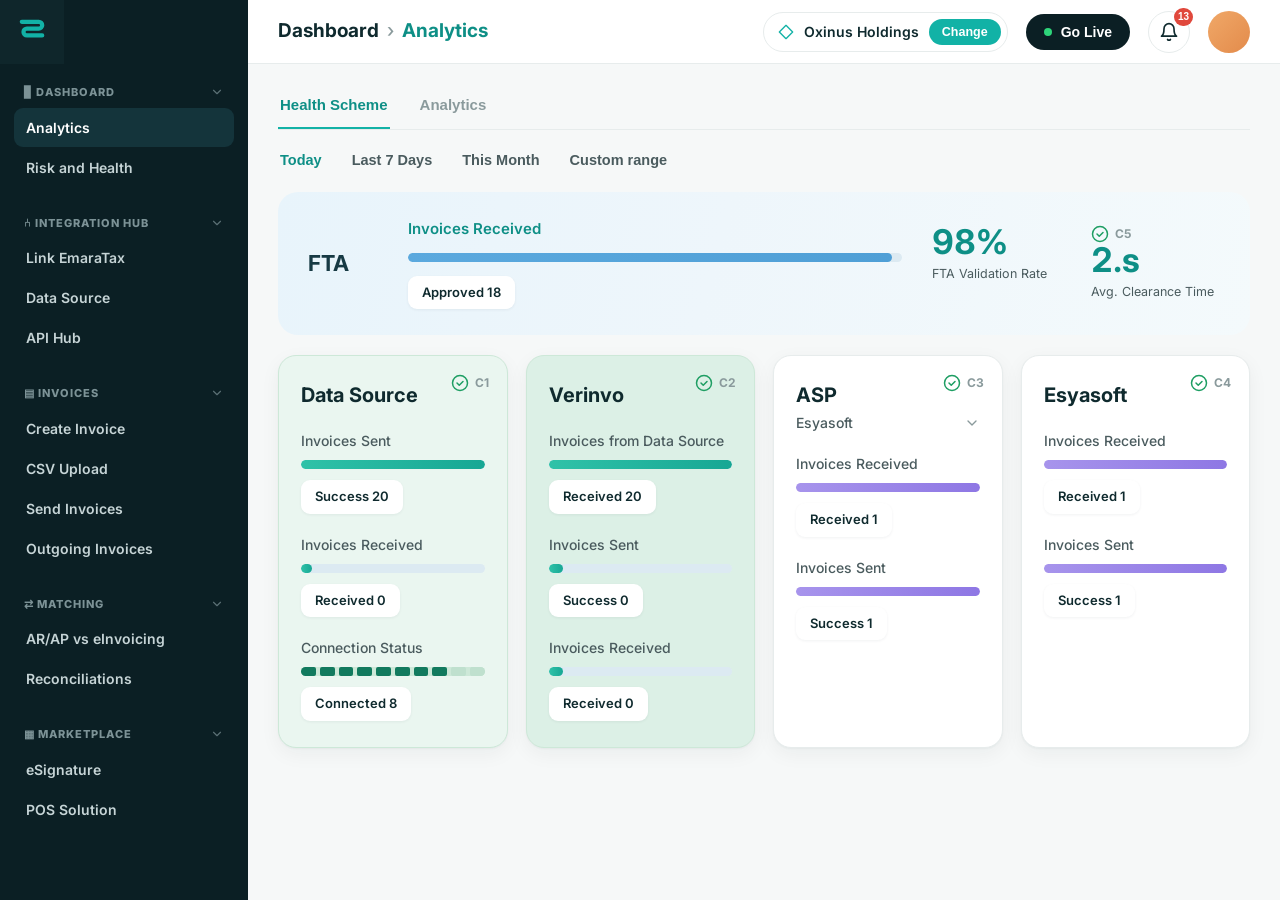
<file: dashboard.html>
<!DOCTYPE html>
<html lang="en">
<head>
<meta charset="utf-8">
<meta name="viewport" content="width=device-width, initial-scale=1">
<title>Verinvo Analytics</title>
<link rel="preconnect" href="https://fonts.googleapis.com">
<link rel="preconnect" href="https://fonts.gstatic.com" crossorigin>
<link rel="stylesheet" href="https://fonts.googleapis.com/css2?family=Inter:wght@400;500;600;700;800&display=swap">
<style>
:root{
  --bg:#F6F8F8;
  --panel:#FFFFFF;
  --ink:#0F2A2E;
  --sec:#4A5B5E;
  --mut:#8A9A9C;
  --line:#E7ECEC;
  --sidebar:#0B1F24;
  --sidebar-mut:#7C9296;
  --sidebar-active:#14343B;
  --teal:#12B2A6;
  --teal-ink:#0E8F86;
  --teal-deep:#0C6B63;
  --mint-1:#EAF6F0;
  --mint-2:#DCF0E6;
  --mint-line:#CDE8D8;
  --blue:#4FA3DC;
  --blue-soft:#EAF4FB;
  --purple:#9B87E8;
  --purple-soft:#EDE9FB;
  --good:#1E9E63;
  --sans:"Inter",-apple-system,BlinkMacSystemFont,"Segoe UI",Roboto,Arial,sans-serif;
  --sh:0 1px 2px rgba(15,42,46,.04),0 6px 20px rgba(15,42,46,.05);
}
*{box-sizing:border-box}
html,body{margin:0}
body{background:var(--bg);color:var(--ink);font-family:var(--sans);font-size:14px;line-height:1.5;-webkit-font-smoothing:antialiased}
.num{font-variant-numeric:tabular-nums}
.app{display:flex;min-height:100vh}

/* ===== sidebar ===== */
.sidebar{width:248px;background:var(--sidebar);color:#fff;flex:none;display:flex;flex-direction:column;position:sticky;top:0;height:100vh;overflow-y:auto}
.logo{width:64px;height:64px;background:#0F262B;display:flex;align-items:center;justify-content:center}
.logo svg{width:34px;height:34px}
.navwrap{padding:14px 14px 24px}
.navgroup{margin-bottom:22px}
.grouphead{display:flex;align-items:center;justify-content:space-between;color:var(--sidebar-mut);font-size:11px;font-weight:800;letter-spacing:.09em;text-transform:uppercase;padding:6px 10px}
.grouphead .chev{width:14px;height:14px;opacity:.7}
.nav{display:flex;align-items:center;gap:12px;color:#C6D4D6;font-size:14px;font-weight:600;padding:9px 12px;border-radius:9px;text-decoration:none;margin:1px 0}
.nav:hover{background:#12292F}
.nav.on{background:var(--sidebar-active);color:#fff}
.nav .dot{width:6px;height:6px;border-radius:50%;background:currentColor;opacity:.55;flex:none;margin-left:2px}

/* ===== main ===== */
.main{flex:1;min-width:0;display:flex;flex-direction:column}
.topbar{height:64px;display:flex;align-items:center;gap:18px;padding:0 30px;border-bottom:1px solid var(--line);background:var(--panel)}
.crumb{font-size:19px;font-weight:700}
.crumb .sep{color:var(--mut);margin:0 8px;font-weight:500}
.crumb .cur{color:var(--teal-ink)}
.spacer{flex:1}
.orgpill{display:flex;align-items:center;gap:10px;border:1px solid var(--line);border-radius:26px;padding:6px 6px 6px 14px;font-weight:600;font-size:14px}
.orgpill .diamond{width:16px;height:16px;color:var(--teal);flex:none}
.orgpill .change{background:var(--teal);color:#fff;border:0;font-weight:700;font-size:12.5px;padding:6px 13px;border-radius:20px}
.golive{display:flex;align-items:center;gap:9px;background:var(--sidebar);color:#fff;border:0;font-weight:700;font-size:14px;padding:10px 18px;border-radius:26px}
.golive .live{width:8px;height:8px;border-radius:50%;background:#2ED47A}
.bell{position:relative;width:42px;height:42px;border-radius:50%;border:1px solid var(--line);background:#fff;display:flex;align-items:center;justify-content:center}
.bell .cnt{position:absolute;top:-4px;right:-4px;background:#E0483C;color:#fff;font-size:10px;font-weight:800;min-width:18px;height:18px;border-radius:10px;display:flex;align-items:center;justify-content:center;padding:0 4px}
.avatar{width:42px;height:42px;border-radius:50%;background:linear-gradient(135deg,#F0A868,#E38B4B);flex:none}

.content{padding:22px 30px 40px}
.tabs{display:flex;gap:28px;border-bottom:1px solid var(--line);margin-bottom:20px}
.tab{padding:10px 2px 14px;font-size:15px;font-weight:600;color:var(--mut);border-bottom:2px solid transparent;background:none;border-top:0;border-left:0;border-right:0;cursor:pointer}
.tab.on{color:var(--teal-ink);border-bottom-color:var(--teal)}
.ranges{display:flex;gap:26px;margin-bottom:22px}
.range{font-size:14.5px;font-weight:600;color:var(--sec);cursor:pointer;background:none;border:0;padding:2px}
.range.on{color:var(--teal-ink);font-weight:700}

/* ===== FTA banner ===== */
.fta{background:linear-gradient(105deg,#E8F4FB 0%,#EEF6FB 45%,#F4FAFC 100%);border-radius:20px;padding:26px 30px;display:flex;align-items:center;gap:30px;margin-bottom:20px}
.fta .lab{font-size:22px;font-weight:700;color:#173A44;flex:none;width:70px}
.fta .barcol{flex:1;min-width:0}
.fta .cap{color:var(--teal-ink);font-size:15px;font-weight:600;margin-bottom:12px}
.track{height:9px;border-radius:6px;background:#DCEAF2;overflow:hidden}
.track > i{display:block;height:100%;border-radius:6px}
.fta .track > i{background:linear-gradient(90deg,#5BA9DE,#4F9FD6);width:98%}
.chip{display:inline-block;margin-top:14px;background:#fff;border-radius:9px;padding:7px 14px;font-size:13px;font-weight:600;color:var(--ink);box-shadow:0 1px 3px rgba(15,42,46,.06)}
.fta .stats{display:flex;gap:44px;flex:none;padding-right:6px}
.stat .big{font-size:34px;font-weight:700;color:var(--teal-ink);line-height:1}
.stat .sub{font-size:12.5px;color:var(--sec);margin-top:6px}
.ftatag{display:flex;align-items:center;gap:6px;align-self:flex-start;font-size:12px;font-weight:700;color:var(--good)}
.ftatag .code{color:var(--mut)}
.check{width:18px;height:18px;color:var(--good);flex:none}

/* ===== connector grid ===== */
.grid{display:grid;grid-template-columns:repeat(4,1fr);gap:18px}
.ccard{border-radius:18px;padding:22px 22px 26px;position:relative;box-shadow:var(--sh)}
.ccard.mint{background:var(--mint-1);border:1px solid var(--mint-line)}
.ccard.mint.strong{background:var(--mint-2)}
.ccard.plain{background:var(--panel);border:1px solid var(--line)}
.ctag{position:absolute;top:18px;right:18px;display:flex;align-items:center;gap:6px;font-size:12px;font-weight:700;color:var(--mut)}
.cname{font-size:20px;font-weight:700;margin:2px 0 0}
.csub{display:flex;align-items:center;justify-content:space-between;color:var(--sec);font-size:14px;font-weight:500;margin-top:2px}
.csub .chev{width:16px;height:16px;color:var(--mut)}
.metric{margin-top:20px}
.metric .mlab{color:var(--sec);font-size:14px;font-weight:500;margin-bottom:9px}
.metric .chip{margin-top:11px}
.bar-teal > i{background:linear-gradient(90deg,#2FC2A8,#17A794)}
.bar-purple{background:#E4DDF7}
.bar-purple > i{background:linear-gradient(90deg,#A794EC,#8E77E4)}
.seg{height:9px;border-radius:6px;background:#CDE8D8;display:flex;gap:4px;overflow:hidden}
.seg > i{flex:1;background:#127A5E;border-radius:2px}
.seg > i.off{background:#BFE0CE}

@media(max-width:1100px){.grid{grid-template-columns:repeat(2,1fr)}.fta{flex-wrap:wrap}}
@media(max-width:720px){.sidebar{display:none}.grid{grid-template-columns:1fr}.fta .stats{gap:26px}}
</style>
</head>
<body>
<div class="app">

  <!-- Sidebar -->
  <aside class="sidebar">
    <div class="logo">
      <svg viewBox="0 0 40 40" fill="none"><path d="M8 8h20a4 4 0 0 1 0 8H14a4 4 0 0 0 0 8h18" stroke="#12B2A6" stroke-width="5" stroke-linecap="round"/></svg>
    </div>
    <div class="navwrap">
      <div class="navgroup">
        <div class="grouphead"><span>▊ Dashboard</span><svg class="chev" viewBox="0 0 24 24" fill="none"><path d="M6 9l6 6 6-6" stroke="currentColor" stroke-width="2" stroke-linecap="round" stroke-linejoin="round"/></svg></div>
        <a class="nav on" href="#">Analytics</a>
        <a class="nav" href="#">Risk and Health</a>
      </div>
      <div class="navgroup">
        <div class="grouphead"><span>⑃ Integration Hub</span><svg class="chev" viewBox="0 0 24 24" fill="none"><path d="M6 9l6 6 6-6" stroke="currentColor" stroke-width="2" stroke-linecap="round" stroke-linejoin="round"/></svg></div>
        <a class="nav" href="#">Link EmaraTax</a>
        <a class="nav" href="#">Data Source</a>
        <a class="nav" href="#">API Hub</a>
      </div>
      <div class="navgroup">
        <div class="grouphead"><span>▤ Invoices</span><svg class="chev" viewBox="0 0 24 24" fill="none"><path d="M6 9l6 6 6-6" stroke="currentColor" stroke-width="2" stroke-linecap="round" stroke-linejoin="round"/></svg></div>
        <a class="nav" href="#">Create Invoice</a>
        <a class="nav" href="#">CSV Upload</a>
        <a class="nav" href="#">Send Invoices</a>
        <a class="nav" href="#">Outgoing Invoices</a>
      </div>
      <div class="navgroup">
        <div class="grouphead"><span>⇄ Matching</span><svg class="chev" viewBox="0 0 24 24" fill="none"><path d="M6 9l6 6 6-6" stroke="currentColor" stroke-width="2" stroke-linecap="round" stroke-linejoin="round"/></svg></div>
        <a class="nav" href="#">AR/AP vs eInvoicing</a>
        <a class="nav" href="#">Reconciliations</a>
      </div>
      <div class="navgroup">
        <div class="grouphead"><span>▦ Marketplace</span><svg class="chev" viewBox="0 0 24 24" fill="none"><path d="M6 9l6 6 6-6" stroke="currentColor" stroke-width="2" stroke-linecap="round" stroke-linejoin="round"/></svg></div>
        <a class="nav" href="#">eSignature</a>
        <a class="nav" href="#">POS Solution</a>
      </div>
    </div>
  </aside>

  <!-- Main -->
  <div class="main">
    <header class="topbar">
      <div class="crumb">Dashboard<span class="sep">›</span><span class="cur">Analytics</span></div>
      <div class="spacer"></div>
      <div class="orgpill">
        <svg class="diamond" viewBox="0 0 24 24" fill="none"><path d="M12 2l10 10-10 10L2 12z" stroke="currentColor" stroke-width="2" stroke-linejoin="round"/></svg>
        Oxinus Holdings
        <button class="change">Change</button>
      </div>
      <button class="golive"><span class="live"></span>Go Live</button>
      <button class="bell">
        <svg width="20" height="20" viewBox="0 0 24 24" fill="none"><path d="M18 8a6 6 0 1 0-12 0c0 7-3 9-3 9h18s-3-2-3-9M13.7 21a2 2 0 0 1-3.4 0" stroke="#0F2A2E" stroke-width="2" stroke-linecap="round" stroke-linejoin="round"/></svg>
        <span class="cnt">13</span>
      </button>
      <div class="avatar"></div>
    </header>

    <main class="content">
      <div class="tabs">
        <button class="tab on">Health Scheme</button>
        <button class="tab">Analytics</button>
      </div>
      <div class="ranges">
        <button class="range on">Today</button>
        <button class="range">Last 7 Days</button>
        <button class="range">This Month</button>
        <button class="range">Custom range</button>
      </div>

      <!-- FTA banner -->
      <section class="fta">
        <div class="lab">FTA</div>
        <div class="barcol">
          <div class="cap">Invoices Received</div>
          <div class="track"><i></i></div>
          <span class="chip">Approved 18</span>
        </div>
        <div class="stats">
          <div class="stat"><div class="big num">98%</div><div class="sub">FTA Validation Rate</div></div>
          <div class="stat">
            <div class="ftatag"><svg class="check" viewBox="0 0 24 24" fill="none"><circle cx="12" cy="12" r="10" stroke="currentColor" stroke-width="2"/><path d="M8 12l3 3 5-5" stroke="currentColor" stroke-width="2" stroke-linecap="round" stroke-linejoin="round"/></svg><span class="code">C5</span></div>
            <div class="big num">2.s</div><div class="sub">Avg. Clearance Time</div>
          </div>
        </div>
      </section>

      <!-- Connector cards -->
      <section class="grid">
        <!-- Data Source -->
        <div class="ccard mint">
          <div class="ctag"><svg class="check" viewBox="0 0 24 24" fill="none"><circle cx="12" cy="12" r="10" stroke="#1E9E63" stroke-width="2"/><path d="M8 12l3 3 5-5" stroke="#1E9E63" stroke-width="2" stroke-linecap="round" stroke-linejoin="round"/></svg>C1</div>
          <h3 class="cname">Data Source</h3>
          <div class="metric"><div class="mlab">Invoices Sent</div><div class="track bar-teal"><i style="width:100%"></i></div><span class="chip">Success 20</span></div>
          <div class="metric"><div class="mlab">Invoices Received</div><div class="track bar-teal"><i style="width:6%"></i></div><span class="chip">Received 0</span></div>
          <div class="metric"><div class="mlab">Connection Status</div><div class="seg"><i></i><i></i><i></i><i></i><i></i><i></i><i></i><i></i><i class="off"></i><i class="off"></i></div><span class="chip">Connected 8</span></div>
        </div>

        <!-- Verinvo -->
        <div class="ccard mint strong">
          <div class="ctag"><svg class="check" viewBox="0 0 24 24" fill="none"><circle cx="12" cy="12" r="10" stroke="#1E9E63" stroke-width="2"/><path d="M8 12l3 3 5-5" stroke="#1E9E63" stroke-width="2" stroke-linecap="round" stroke-linejoin="round"/></svg>C2</div>
          <h3 class="cname">Verinvo</h3>
          <div class="metric"><div class="mlab">Invoices from Data Source</div><div class="track bar-teal"><i style="width:100%"></i></div><span class="chip">Received 20</span></div>
          <div class="metric"><div class="mlab">Invoices Sent</div><div class="track bar-teal"><i style="width:8%"></i></div><span class="chip">Success 0</span></div>
          <div class="metric"><div class="mlab">Invoices Received</div><div class="track bar-teal"><i style="width:8%"></i></div><span class="chip">Received 0</span></div>
        </div>

        <!-- ASP -->
        <div class="ccard plain">
          <div class="ctag"><svg class="check" viewBox="0 0 24 24" fill="none"><circle cx="12" cy="12" r="10" stroke="#1E9E63" stroke-width="2"/><path d="M8 12l3 3 5-5" stroke="#1E9E63" stroke-width="2" stroke-linecap="round" stroke-linejoin="round"/></svg>C3</div>
          <h3 class="cname">ASP</h3>
          <div class="csub">Esyasoft <svg class="chev" viewBox="0 0 24 24" fill="none"><path d="M6 9l6 6 6-6" stroke="currentColor" stroke-width="2" stroke-linecap="round" stroke-linejoin="round"/></svg></div>
          <div class="metric"><div class="mlab">Invoices Received</div><div class="track bar-purple"><i style="width:100%"></i></div><span class="chip">Received 1</span></div>
          <div class="metric"><div class="mlab">Invoices Sent</div><div class="track bar-purple"><i style="width:100%"></i></div><span class="chip">Success 1</span></div>
        </div>

        <!-- Esyasoft -->
        <div class="ccard plain">
          <div class="ctag"><svg class="check" viewBox="0 0 24 24" fill="none"><circle cx="12" cy="12" r="10" stroke="#1E9E63" stroke-width="2"/><path d="M8 12l3 3 5-5" stroke="#1E9E63" stroke-width="2" stroke-linecap="round" stroke-linejoin="round"/></svg>C4</div>
          <h3 class="cname">Esyasoft</h3>
          <div class="metric"><div class="mlab">Invoices Received</div><div class="track bar-purple"><i style="width:100%"></i></div><span class="chip">Received 1</span></div>
          <div class="metric"><div class="mlab">Invoices Sent</div><div class="track bar-purple"><i style="width:100%"></i></div><span class="chip">Success 1</span></div>
        </div>
      </section>
    </main>
  </div>
</div>
</body>
</html>
</file>
<file: flow/assets/index-CK1z0iN4.css>
@import "https://fonts.googleapis.com/css2?family=Inter:wght@400;500;600;700&display=swap";@layer components;@layer properties{@supports (((-webkit-hyphens:none)) and (not (margin-trim:inline))) or ((-moz-orient:inline) and (not (color:rgb(from red r g b)))){*,:before,:after,::backdrop{--tw-translate-x:0;--tw-translate-y:0;--tw-translate-z:0;--tw-rotate-x:initial;--tw-rotate-y:initial;--tw-rotate-z:initial;--tw-skew-x:initial;--tw-skew-y:initial;--tw-space-y-reverse:0;--tw-space-x-reverse:0;--tw-border-style:solid;--tw-leading:initial;--tw-font-weight:initial;--tw-tracking:initial;--tw-shadow:0 0 #0000;--tw-shadow-color:initial;--tw-shadow-alpha:100%;--tw-inset-shadow:0 0 #0000;--tw-inset-shadow-color:initial;--tw-inset-shadow-alpha:100%;--tw-ring-color:initial;--tw-ring-shadow:0 0 #0000;--tw-inset-ring-color:initial;--tw-inset-ring-shadow:0 0 #0000;--tw-ring-inset:initial;--tw-ring-offset-width:0px;--tw-ring-offset-color:#fff;--tw-ring-offset-shadow:0 0 #0000;--tw-blur:initial;--tw-brightness:initial;--tw-contrast:initial;--tw-grayscale:initial;--tw-hue-rotate:initial;--tw-invert:initial;--tw-opacity:initial;--tw-saturate:initial;--tw-sepia:initial;--tw-drop-shadow:initial;--tw-drop-shadow-color:initial;--tw-drop-shadow-alpha:100%;--tw-drop-shadow-size:initial;--tw-duration:initial}}}@layer theme{:root,:host{--font-sans:ui-sans-serif, system-ui, sans-serif, "Apple Color Emoji", "Segoe UI Emoji", "Segoe UI Symbol", "Noto Color Emoji";--font-mono:ui-monospace, SFMono-Regular, Menlo, Monaco, Consolas, "Liberation Mono", "Courier New", monospace;--color-black:#000;--color-white:#fff;--spacing:.25rem;--font-weight-normal:400;--font-weight-medium:500;--font-weight-semibold:600;--font-weight-bold:700;--font-weight-extrabold:800;--font-weight-black:900;--tracking-tight:-.025em;--tracking-wider:.05em;--tracking-widest:.1em;--leading-tight:1.25;--leading-snug:1.375;--leading-relaxed:1.625;--radius-sm:.25rem;--radius-lg:.5rem;--radius-xl:.75rem;--radius-2xl:1rem;--blur-sm:8px;--default-transition-duration:.15s;--default-transition-timing-function:cubic-bezier(.4, 0, .2, 1);--default-font-family:var(--font-sans);--default-mono-font-family:var(--font-mono)}}@layer base{*,:after,:before,::backdrop{box-sizing:border-box;border:0 solid;margin:0;padding:0}::file-selector-button{box-sizing:border-box;border:0 solid;margin:0;padding:0}html,:host{-webkit-text-size-adjust:100%;tab-size:4;line-height:1.5;font-family:var(--default-font-family,ui-sans-serif, system-ui, sans-serif, "Apple Color Emoji", "Segoe UI Emoji", "Segoe UI Symbol", "Noto Color Emoji");font-feature-settings:var(--default-font-feature-settings,normal);font-variation-settings:var(--default-font-variation-settings,normal);-webkit-tap-highlight-color:transparent}hr{height:0;color:inherit;border-top-width:1px}abbr:where([title]){-webkit-text-decoration:underline dotted;text-decoration:underline dotted}h1,h2,h3,h4,h5,h6{font-size:inherit;font-weight:inherit}a{color:inherit;-webkit-text-decoration:inherit;-webkit-text-decoration:inherit;-webkit-text-decoration:inherit;-webkit-text-decoration:inherit;text-decoration:inherit}b,strong{font-weight:bolder}code,kbd,samp,pre{font-family:var(--default-mono-font-family,ui-monospace, SFMono-Regular, Menlo, Monaco, Consolas, "Liberation Mono", "Courier New", monospace);font-feature-settings:var(--default-mono-font-feature-settings,normal);font-variation-settings:var(--default-mono-font-variation-settings,normal);font-size:1em}small{font-size:80%}sub,sup{vertical-align:baseline;font-size:75%;line-height:0;position:relative}sub{bottom:-.25em}sup{top:-.5em}table{text-indent:0;border-color:inherit;border-collapse:collapse}:-moz-focusring{outline:auto}progress{vertical-align:baseline}summary{display:list-item}ol,ul,menu{list-style:none}img,svg,video,canvas,audio,iframe,embed,object{vertical-align:middle;display:block}img,video{max-width:100%;height:auto}button,input,select,optgroup,textarea{font:inherit;font-feature-settings:inherit;font-variation-settings:inherit;letter-spacing:inherit;color:inherit;opacity:1;background-color:#0000;border-radius:0}::file-selector-button{font:inherit;font-feature-settings:inherit;font-variation-settings:inherit;letter-spacing:inherit;color:inherit;opacity:1;background-color:#0000;border-radius:0}:where(select:is([multiple],[size])) optgroup{font-weight:bolder}:where(select:is([multiple],[size])) optgroup option{padding-inline-start:20px}::file-selector-button{margin-inline-end:4px}::placeholder{opacity:1}@supports (not ((-webkit-appearance:-apple-pay-button))) or (contain-intrinsic-size:1px){::placeholder{color:currentColor}@supports (color:color-mix(in lab, red, red)){::placeholder{color:color-mix(in oklab, currentcolor 50%, transparent)}}}textarea{resize:vertical}::-webkit-search-decoration{-webkit-appearance:none}::-webkit-date-and-time-value{min-height:1lh;text-align:inherit}::-webkit-datetime-edit{display:inline-flex}::-webkit-datetime-edit-fields-wrapper{padding:0}::-webkit-datetime-edit{padding-block:0}::-webkit-datetime-edit-year-field{padding-block:0}::-webkit-datetime-edit-month-field{padding-block:0}::-webkit-datetime-edit-day-field{padding-block:0}::-webkit-datetime-edit-hour-field{padding-block:0}::-webkit-datetime-edit-minute-field{padding-block:0}::-webkit-datetime-edit-second-field{padding-block:0}::-webkit-datetime-edit-millisecond-field{padding-block:0}::-webkit-datetime-edit-meridiem-field{padding-block:0}::-webkit-calendar-picker-indicator{line-height:1}:-moz-ui-invalid{box-shadow:none}button,input:where([type=button],[type=reset],[type=submit]){appearance:button}::file-selector-button{appearance:button}::-webkit-inner-spin-button{height:auto}::-webkit-outer-spin-button{height:auto}[hidden]:where(:not([hidden=until-found])){display:none!important}}@layer utilities{.pointer-events-none{pointer-events:none}.absolute{position:absolute}.fixed{position:fixed}.relative{position:relative}.start{inset-inline-start:var(--spacing)}.-top-0\.5{top:calc(var(--spacing) * -.5)}.-top-1\.5{top:calc(var(--spacing) * -1.5)}.top-0{top:calc(var(--spacing) * 0)}.top-1\/2{top:50%}.-right-0\.5{right:calc(var(--spacing) * -.5)}.-right-1\.5{right:calc(var(--spacing) * -1.5)}.right-0{right:calc(var(--spacing) * 0)}.right-2{right:calc(var(--spacing) * 2)}.right-3{right:calc(var(--spacing) * 3)}.right-4{right:calc(var(--spacing) * 4)}.bottom-0{bottom:calc(var(--spacing) * 0)}.left-3{left:calc(var(--spacing) * 3)}.z-10{z-index:10}.mx-1{margin-inline:calc(var(--spacing) * 1)}.mx-auto{margin-inline:auto}.-mt-4{margin-top:calc(var(--spacing) * -4)}.mt-1{margin-top:calc(var(--spacing) * 1)}.mt-1\.5{margin-top:calc(var(--spacing) * 1.5)}.mt-2{margin-top:calc(var(--spacing) * 2)}.mt-3{margin-top:calc(var(--spacing) * 3)}.mt-4{margin-top:calc(var(--spacing) * 4)}.mt-5{margin-top:calc(var(--spacing) * 5)}.mt-6{margin-top:calc(var(--spacing) * 6)}.mr-1{margin-right:calc(var(--spacing) * 1)}.mb-1{margin-bottom:calc(var(--spacing) * 1)}.mb-1\.5{margin-bottom:calc(var(--spacing) * 1.5)}.mb-2{margin-bottom:calc(var(--spacing) * 2)}.mb-3{margin-bottom:calc(var(--spacing) * 3)}.mb-4{margin-bottom:calc(var(--spacing) * 4)}.mb-5{margin-bottom:calc(var(--spacing) * 5)}.mb-6{margin-bottom:calc(var(--spacing) * 6)}.mb-7{margin-bottom:calc(var(--spacing) * 7)}.mb-8{margin-bottom:calc(var(--spacing) * 8)}.mb-9{margin-bottom:calc(var(--spacing) * 9)}.mb-10{margin-bottom:calc(var(--spacing) * 10)}.-ml-1{margin-left:calc(var(--spacing) * -1)}.ml-1{margin-left:calc(var(--spacing) * 1)}.ml-2{margin-left:calc(var(--spacing) * 2)}.ml-7{margin-left:calc(var(--spacing) * 7)}.ml-auto{margin-left:auto}.block{display:block}.flex{display:flex}.grid{display:grid}.hidden{display:none}.inline{display:inline}.table{display:table}.h-0\.5{height:calc(var(--spacing) * .5)}.h-1\.5{height:calc(var(--spacing) * 1.5)}.h-2{height:calc(var(--spacing) * 2)}.h-2\.5{height:calc(var(--spacing) * 2.5)}.h-3{height:calc(var(--spacing) * 3)}.h-3\.5{height:calc(var(--spacing) * 3.5)}.h-4{height:calc(var(--spacing) * 4)}.h-4\.5{height:calc(var(--spacing) * 4.5)}.h-5{height:calc(var(--spacing) * 5)}.h-6{height:calc(var(--spacing) * 6)}.h-7{height:calc(var(--spacing) * 7)}.h-8{height:calc(var(--spacing) * 8)}.h-9{height:calc(var(--spacing) * 9)}.h-10{height:calc(var(--spacing) * 10)}.h-12{height:calc(var(--spacing) * 12)}.h-24{height:calc(var(--spacing) * 24)}.h-44{height:calc(var(--spacing) * 44)}.h-\[3px\]{height:3px}.h-\[18px\]{height:18px}.h-\[46px\]{height:46px}.h-\[52px\]{height:52px}.h-\[56px\]{height:56px}.h-\[60px\]{height:60px}.h-\[64px\]{height:64px}.h-full{height:100%}.h-px{height:1px}.h-screen{height:100vh}.min-h-0{min-height:calc(var(--spacing) * 0)}.w-2{width:calc(var(--spacing) * 2)}.w-2\.5{width:calc(var(--spacing) * 2.5)}.w-3{width:calc(var(--spacing) * 3)}.w-3\.5{width:calc(var(--spacing) * 3.5)}.w-4{width:calc(var(--spacing) * 4)}.w-4\.5{width:calc(var(--spacing) * 4.5)}.w-5{width:calc(var(--spacing) * 5)}.w-6{width:calc(var(--spacing) * 6)}.w-7{width:calc(var(--spacing) * 7)}.w-8{width:calc(var(--spacing) * 8)}.w-9{width:calc(var(--spacing) * 9)}.w-10{width:calc(var(--spacing) * 10)}.w-12{width:calc(var(--spacing) * 12)}.w-24{width:calc(var(--spacing) * 24)}.w-44{width:calc(var(--spacing) * 44)}.w-\[18px\]{width:18px}.w-\[46\%\]{width:46%}.w-\[52px\]{width:52px}.w-\[68px\]{width:68px}.w-\[88px\]{width:88px}.w-\[190px\]{width:190px}.w-\[240px\]{width:240px}.w-full{width:100%}.w-px{width:1px}.max-w-\[400px\]{max-width:400px}.max-w-\[420px\]{max-width:420px}.max-w-\[520px\]{max-width:520px}.max-w-\[600px\]{max-width:600px}.max-w-\[680px\]{max-width:680px}.max-w-\[720px\]{max-width:720px}.min-w-0{min-width:calc(var(--spacing) * 0)}.min-w-\[18px\]{min-width:18px}.flex-1{flex:1}.flex-shrink-0{flex-shrink:0}.-translate-y-1\/2{--tw-translate-y:calc(calc(1 / 2 * 100%) * -1);translate:var(--tw-translate-x) var(--tw-translate-y)}.transform{transform:var(--tw-rotate-x,) var(--tw-rotate-y,) var(--tw-rotate-z,) var(--tw-skew-x,) var(--tw-skew-y,)}.cursor-not-allowed{cursor:not-allowed}.cursor-pointer{cursor:pointer}.appearance-none{appearance:none}.grid-cols-2{grid-template-columns:repeat(2,minmax(0,1fr))}.grid-cols-3{grid-template-columns:repeat(3,minmax(0,1fr))}.flex-col{flex-direction:column}.items-baseline{align-items:baseline}.items-center{align-items:center}.items-end{align-items:flex-end}.items-start{align-items:flex-start}.justify-between{justify-content:space-between}.justify-center{justify-content:center}.justify-end{justify-content:flex-end}.gap-0{gap:calc(var(--spacing) * 0)}.gap-0\.5{gap:calc(var(--spacing) * .5)}.gap-1{gap:calc(var(--spacing) * 1)}.gap-1\.5{gap:calc(var(--spacing) * 1.5)}.gap-2{gap:calc(var(--spacing) * 2)}.gap-3{gap:calc(var(--spacing) * 3)}.gap-4{gap:calc(var(--spacing) * 4)}.gap-5{gap:calc(var(--spacing) * 5)}.gap-6{gap:calc(var(--spacing) * 6)}:where(.space-y-2>:not(:last-child)){--tw-space-y-reverse:0;margin-block-start:calc(calc(var(--spacing) * 2) * var(--tw-space-y-reverse));margin-block-end:calc(calc(var(--spacing) * 2) * calc(1 - var(--tw-space-y-reverse)))}:where(.space-y-3>:not(:last-child)){--tw-space-y-reverse:0;margin-block-start:calc(calc(var(--spacing) * 3) * var(--tw-space-y-reverse));margin-block-end:calc(calc(var(--spacing) * 3) * calc(1 - var(--tw-space-y-reverse)))}:where(.space-y-5>:not(:last-child)){--tw-space-y-reverse:0;margin-block-start:calc(calc(var(--spacing) * 5) * var(--tw-space-y-reverse));margin-block-end:calc(calc(var(--spacing) * 5) * calc(1 - var(--tw-space-y-reverse)))}:where(.-space-x-2>:not(:last-child)){--tw-space-x-reverse:0;margin-inline-start:calc(calc(var(--spacing) * -2) * var(--tw-space-x-reverse));margin-inline-end:calc(calc(var(--spacing) * -2) * calc(1 - var(--tw-space-x-reverse)))}.truncate{text-overflow:ellipsis;white-space:nowrap;overflow:hidden}.overflow-hidden{overflow:hidden}.overflow-y-auto{overflow-y:auto}.rounded{border-radius:.25rem}.rounded-2xl{border-radius:var(--radius-2xl)}.rounded-full{border-radius:3.40282e38px}.rounded-lg{border-radius:var(--radius-lg)}.rounded-sm{border-radius:var(--radius-sm)}.rounded-xl{border-radius:var(--radius-xl)}.rounded-t{border-top-left-radius:.25rem;border-top-right-radius:.25rem}.rounded-r-full{border-top-right-radius:3.40282e38px;border-bottom-right-radius:3.40282e38px}.border{border-style:var(--tw-border-style);border-width:1px}.border-0{border-style:var(--tw-border-style);border-width:0}.border-2{border-style:var(--tw-border-style);border-width:2px}.border-t{border-top-style:var(--tw-border-style);border-top-width:1px}.border-r{border-right-style:var(--tw-border-style);border-right-width:1px}.border-b{border-bottom-style:var(--tw-border-style);border-bottom-width:1px}.border-dashed{--tw-border-style:dashed;border-style:dashed}.border-\[\#1abcb0\]{border-color:#1abcb0}.border-\[\#5f6368\]{border-color:#5f6368}.border-\[\#d1d5db\]{border-color:#d1d5db}.border-\[\#dadce0\]{border-color:#dadce0}.border-\[\#e0e0e0\]{border-color:#e0e0e0}.border-\[\#e5e7eb\]{border-color:#e5e7eb}.border-\[\#f1f3f4\]{border-color:#f1f3f4}.border-\[\#f3f4f6\]{border-color:#f3f4f6}.bg-\[\#0b57d0\]{background-color:#0b57d0}.bg-\[\#1a73e8\]{background-color:#1a73e8}.bg-\[\#3b82f6\]{background-color:#3b82f6}.bg-\[\#7baaf7\]{background-color:#7baaf7}.bg-\[\#22c55e\]{background-color:#22c55e}.bg-\[\#34a853\]{background-color:#34a853}.bg-\[\#c2e7ff\]{background-color:#c2e7ff}.bg-\[\#c5221f\]{background-color:#c5221f}.bg-\[\#d3e3fd\]{background-color:#d3e3fd}.bg-\[\#dcfce7\]{background-color:#dcfce7}.bg-\[\#e5e7eb\]{background-color:#e5e7eb}.bg-\[\#e8eaed\]{background-color:#e8eaed}.bg-\[\#eaf1fb\]{background-color:#eaf1fb}.bg-\[\#eb001b\]{background-color:#eb001b}.bg-\[\#ef4444\]{background-color:#ef4444}.bg-\[\#f0fafa\]{background-color:#f0fafa}.bg-\[\#f1f3f4\]{background-color:#f1f3f4}.bg-\[\#f3f4f6\]{background-color:#f3f4f6}.bg-\[\#f4f6f8\]{background-color:#f4f6f8}.bg-\[\#f9fafb\]{background-color:#f9fafb}.bg-\[\#f79e1b\]{background-color:#f79e1b}.bg-\[\#f97316\]{background-color:#f97316}.bg-white{background-color:var(--color-white)}.object-contain{object-fit:contain}.p-1{padding:calc(var(--spacing) * 1)}.p-2{padding:calc(var(--spacing) * 2)}.p-5{padding:calc(var(--spacing) * 5)}.p-6{padding:calc(var(--spacing) * 6)}.px-1{padding-inline:calc(var(--spacing) * 1)}.px-2{padding-inline:calc(var(--spacing) * 2)}.px-2\.5{padding-inline:calc(var(--spacing) * 2.5)}.px-3{padding-inline:calc(var(--spacing) * 3)}.px-4{padding-inline:calc(var(--spacing) * 4)}.px-5{padding-inline:calc(var(--spacing) * 5)}.px-6{padding-inline:calc(var(--spacing) * 6)}.px-10{padding-inline:calc(var(--spacing) * 10)}.px-16{padding-inline:calc(var(--spacing) * 16)}.py-0\.5{padding-block:calc(var(--spacing) * .5)}.py-1{padding-block:calc(var(--spacing) * 1)}.py-1\.5{padding-block:calc(var(--spacing) * 1.5)}.py-2{padding-block:calc(var(--spacing) * 2)}.py-2\.5{padding-block:calc(var(--spacing) * 2.5)}.py-3{padding-block:calc(var(--spacing) * 3)}.py-3\.5{padding-block:calc(var(--spacing) * 3.5)}.py-4{padding-block:calc(var(--spacing) * 4)}.py-5{padding-block:calc(var(--spacing) * 5)}.py-6{padding-block:calc(var(--spacing) * 6)}.py-8{padding-block:calc(var(--spacing) * 8)}.py-10{padding-block:calc(var(--spacing) * 10)}.pt-1{padding-top:calc(var(--spacing) * 1)}.pt-3{padding-top:calc(var(--spacing) * 3)}.pt-4{padding-top:calc(var(--spacing) * 4)}.pt-8{padding-top:calc(var(--spacing) * 8)}.pr-1{padding-right:calc(var(--spacing) * 1)}.pr-4{padding-right:calc(var(--spacing) * 4)}.pr-12{padding-right:calc(var(--spacing) * 12)}.pb-2{padding-bottom:calc(var(--spacing) * 2)}.pb-4{padding-bottom:calc(var(--spacing) * 4)}.pb-6{padding-bottom:calc(var(--spacing) * 6)}.pl-2{padding-left:calc(var(--spacing) * 2)}.pl-4{padding-left:calc(var(--spacing) * 4)}.pl-10{padding-left:calc(var(--spacing) * 10)}.text-center{text-align:center}.text-left{text-align:left}.text-right{text-align:right}.text-\[9px\]{font-size:9px}.text-\[10px\]{font-size:10px}.text-\[11px\]{font-size:11px}.text-\[12px\]{font-size:12px}.text-\[13px\]{font-size:13px}.text-\[14px\]{font-size:14px}.text-\[15px\]{font-size:15px}.text-\[16px\]{font-size:16px}.text-\[17px\]{font-size:17px}.text-\[18px\]{font-size:18px}.text-\[20px\]{font-size:20px}.text-\[22px\]{font-size:22px}.text-\[24px\]{font-size:24px}.text-\[26px\]{font-size:26px}.text-\[28px\]{font-size:28px}.text-\[32px\]{font-size:32px}.leading-\[1\.04\]{--tw-leading:1.04;line-height:1.04}.leading-none{--tw-leading:1;line-height:1}.leading-relaxed{--tw-leading:var(--leading-relaxed);line-height:var(--leading-relaxed)}.leading-snug{--tw-leading:var(--leading-snug);line-height:var(--leading-snug)}.leading-tight{--tw-leading:var(--leading-tight);line-height:var(--leading-tight)}.font-black{--tw-font-weight:var(--font-weight-black);font-weight:var(--font-weight-black)}.font-bold{--tw-font-weight:var(--font-weight-bold);font-weight:var(--font-weight-bold)}.font-extrabold{--tw-font-weight:var(--font-weight-extrabold);font-weight:var(--font-weight-extrabold)}.font-medium{--tw-font-weight:var(--font-weight-medium);font-weight:var(--font-weight-medium)}.font-normal{--tw-font-weight:var(--font-weight-normal);font-weight:var(--font-weight-normal)}.font-semibold{--tw-font-weight:var(--font-weight-semibold);font-weight:var(--font-weight-semibold)}.tracking-\[0\.16em\]{--tw-tracking:.16em;letter-spacing:.16em}.tracking-tight{--tw-tracking:var(--tracking-tight);letter-spacing:var(--tracking-tight)}.tracking-wider{--tw-tracking:var(--tracking-wider);letter-spacing:var(--tracking-wider)}.tracking-widest{--tw-tracking:var(--tracking-widest);letter-spacing:var(--tracking-widest)}.whitespace-nowrap{white-space:nowrap}.text-\[\#0B1F24\]{color:#0b1f24}.text-\[\#0b57d0\]{color:#0b57d0}.text-\[\#001d35\]{color:#001d35}.text-\[\#1a1a2e\]{color:#1a1a2e}.text-\[\#1a1f3c\]{color:#1a1f3c}.text-\[\#1abcb0\]{color:#1abcb0}.text-\[\#5f6368\]{color:#5f6368}.text-\[\#6b7280\]{color:#6b7280}.text-\[\#9ca3af\]{color:#9ca3af}.text-\[\#16a34a\]{color:#16a34a}.text-\[\#22c55e\]{color:#22c55e}.text-\[\#202124\]{color:#202124}.text-\[\#374151\]{color:#374151}.text-\[\#444746\]{color:#444746}.text-\[\#dadce0\]{color:#dadce0}.text-\[\#ef4444\]{color:#ef4444}.text-\[\#f9ab00\]{color:#f9ab00}.text-white{color:var(--color-white)}.text-white\/70{color:#ffffffb3}@supports (color:color-mix(in lab, red, red)){.text-white\/70{color:color-mix(in oklab, var(--color-white) 70%, transparent)}}.text-white\/80{color:#fffc}@supports (color:color-mix(in lab, red, red)){.text-white\/80{color:color-mix(in oklab, var(--color-white) 80%, transparent)}}.uppercase{text-transform:uppercase}.opacity-40{opacity:.4}.opacity-70{opacity:.7}.opacity-90{opacity:.9}.shadow-sm{--tw-shadow:0 1px 3px 0 var(--tw-shadow-color,#0000001a), 0 1px 2px -1px var(--tw-shadow-color,#0000001a);box-shadow:var(--tw-inset-shadow), var(--tw-inset-ring-shadow), var(--tw-ring-offset-shadow), var(--tw-ring-shadow), var(--tw-shadow)}.blur-sm{--tw-blur:blur(var(--blur-sm));filter:var(--tw-blur,) var(--tw-brightness,) var(--tw-contrast,) var(--tw-grayscale,) var(--tw-hue-rotate,) var(--tw-invert,) var(--tw-saturate,) var(--tw-sepia,) var(--tw-drop-shadow,)}.filter{filter:var(--tw-blur,) var(--tw-brightness,) var(--tw-contrast,) var(--tw-grayscale,) var(--tw-hue-rotate,) var(--tw-invert,) var(--tw-saturate,) var(--tw-sepia,) var(--tw-drop-shadow,)}.transition-all{transition-property:all;transition-timing-function:var(--tw-ease,var(--default-transition-timing-function));transition-duration:var(--tw-duration,var(--default-transition-duration))}.transition-colors{transition-property:color,background-color,border-color,outline-color,text-decoration-color,fill,stroke,--tw-gradient-from,--tw-gradient-via,--tw-gradient-to;transition-timing-function:var(--tw-ease,var(--default-transition-timing-function));transition-duration:var(--tw-duration,var(--default-transition-duration))}.transition-opacity{transition-property:opacity;transition-timing-function:var(--tw-ease,var(--default-transition-timing-function));transition-duration:var(--tw-duration,var(--default-transition-duration))}.duration-500{--tw-duration:.5s;transition-duration:.5s}.outline-none{--tw-outline-style:none;outline-style:none}.select-none{-webkit-user-select:none;user-select:none}.last\:border-b-0:last-child{border-bottom-style:var(--tw-border-style);border-bottom-width:0}@media (hover:hover){.hover\:bg-\[\#a8d8f0\]:hover{background-color:#a8d8f0}.hover\:bg-\[\#e2eaf8\]:hover{background-color:#e2eaf8}.hover\:bg-\[\#f0fafa\]:hover{background-color:#f0fafa}.hover\:bg-\[\#f3f4f6\]:hover{background-color:#f3f4f6}.hover\:bg-\[\#f7f9fc\]:hover{background-color:#f7f9fc}.hover\:bg-\[\#f9fafb\]:hover{background-color:#f9fafb}.hover\:bg-black\/5:hover{background-color:#0000000d}@supports (color:color-mix(in lab, red, red)){.hover\:bg-black\/5:hover{background-color:color-mix(in oklab, var(--color-black) 5%, transparent)}}.hover\:bg-black\/6:hover{background-color:#0000000f}@supports (color:color-mix(in lab, red, red)){.hover\:bg-black\/6:hover{background-color:color-mix(in oklab, var(--color-black) 6%, transparent)}}.hover\:bg-black\/8:hover{background-color:#00000014}@supports (color:color-mix(in lab, red, red)){.hover\:bg-black\/8:hover{background-color:color-mix(in oklab, var(--color-black) 8%, transparent)}}.hover\:text-\[\#1a1f3c\]:hover{color:#1a1f3c}.hover\:text-\[\#5f6368\]:hover{color:#5f6368}.hover\:text-\[\#374151\]:hover{color:#374151}.hover\:opacity-90:hover{opacity:.9}.hover\:shadow-md:hover{--tw-shadow:0 4px 6px -1px var(--tw-shadow-color,#0000001a), 0 2px 4px -2px var(--tw-shadow-color,#0000001a);box-shadow:var(--tw-inset-shadow), var(--tw-inset-ring-shadow), var(--tw-ring-offset-shadow), var(--tw-ring-shadow), var(--tw-shadow)}}.focus\:border-\[\#1abcb0\]:focus{border-color:#1abcb0}}@property --tw-translate-x{syntax:"*";inherits:false;initial-value:0}@property --tw-translate-y{syntax:"*";inherits:false;initial-value:0}@property --tw-translate-z{syntax:"*";inherits:false;initial-value:0}@property --tw-rotate-x{syntax:"*";inherits:false}@property --tw-rotate-y{syntax:"*";inherits:false}@property --tw-rotate-z{syntax:"*";inherits:false}@property --tw-skew-x{syntax:"*";inherits:false}@property --tw-skew-y{syntax:"*";inherits:false}@property --tw-space-y-reverse{syntax:"*";inherits:false;initial-value:0}@property --tw-space-x-reverse{syntax:"*";inherits:false;initial-value:0}@property --tw-border-style{syntax:"*";inherits:false;initial-value:solid}@property --tw-leading{syntax:"*";inherits:false}@property --tw-font-weight{syntax:"*";inherits:false}@property --tw-tracking{syntax:"*";inherits:false}@property --tw-shadow{syntax:"*";inherits:false;initial-value:0 0 #0000}@property --tw-shadow-color{syntax:"*";inherits:false}@property --tw-shadow-alpha{syntax:"<percentage>";inherits:false;initial-value:100%}@property --tw-inset-shadow{syntax:"*";inherits:false;initial-value:0 0 #0000}@property --tw-inset-shadow-color{syntax:"*";inherits:false}@property --tw-inset-shadow-alpha{syntax:"<percentage>";inherits:false;initial-value:100%}@property --tw-ring-color{syntax:"*";inherits:false}@property --tw-ring-shadow{syntax:"*";inherits:false;initial-value:0 0 #0000}@property --tw-inset-ring-color{syntax:"*";inherits:false}@property --tw-inset-ring-shadow{syntax:"*";inherits:false;initial-value:0 0 #0000}@property --tw-ring-inset{syntax:"*";inherits:false}@property --tw-ring-offset-width{syntax:"<length>";inherits:false;initial-value:0}@property --tw-ring-offset-color{syntax:"*";inherits:false;initial-value:#fff}@property --tw-ring-offset-shadow{syntax:"*";inherits:false;initial-value:0 0 #0000}@property --tw-blur{syntax:"*";inherits:false}@property --tw-brightness{syntax:"*";inherits:false}@property --tw-contrast{syntax:"*";inherits:false}@property --tw-grayscale{syntax:"*";inherits:false}@property --tw-hue-rotate{syntax:"*";inherits:false}@property --tw-invert{syntax:"*";inherits:false}@property --tw-opacity{syntax:"*";inherits:false}@property --tw-saturate{syntax:"*";inherits:false}@property --tw-sepia{syntax:"*";inherits:false}@property --tw-drop-shadow{syntax:"*";inherits:false}@property --tw-drop-shadow-color{syntax:"*";inherits:false}@property --tw-drop-shadow-alpha{syntax:"<percentage>";inherits:false;initial-value:100%}@property --tw-drop-shadow-size{syntax:"*";inherits:false}@property --tw-duration{syntax:"*";inherits:false}
</file>
